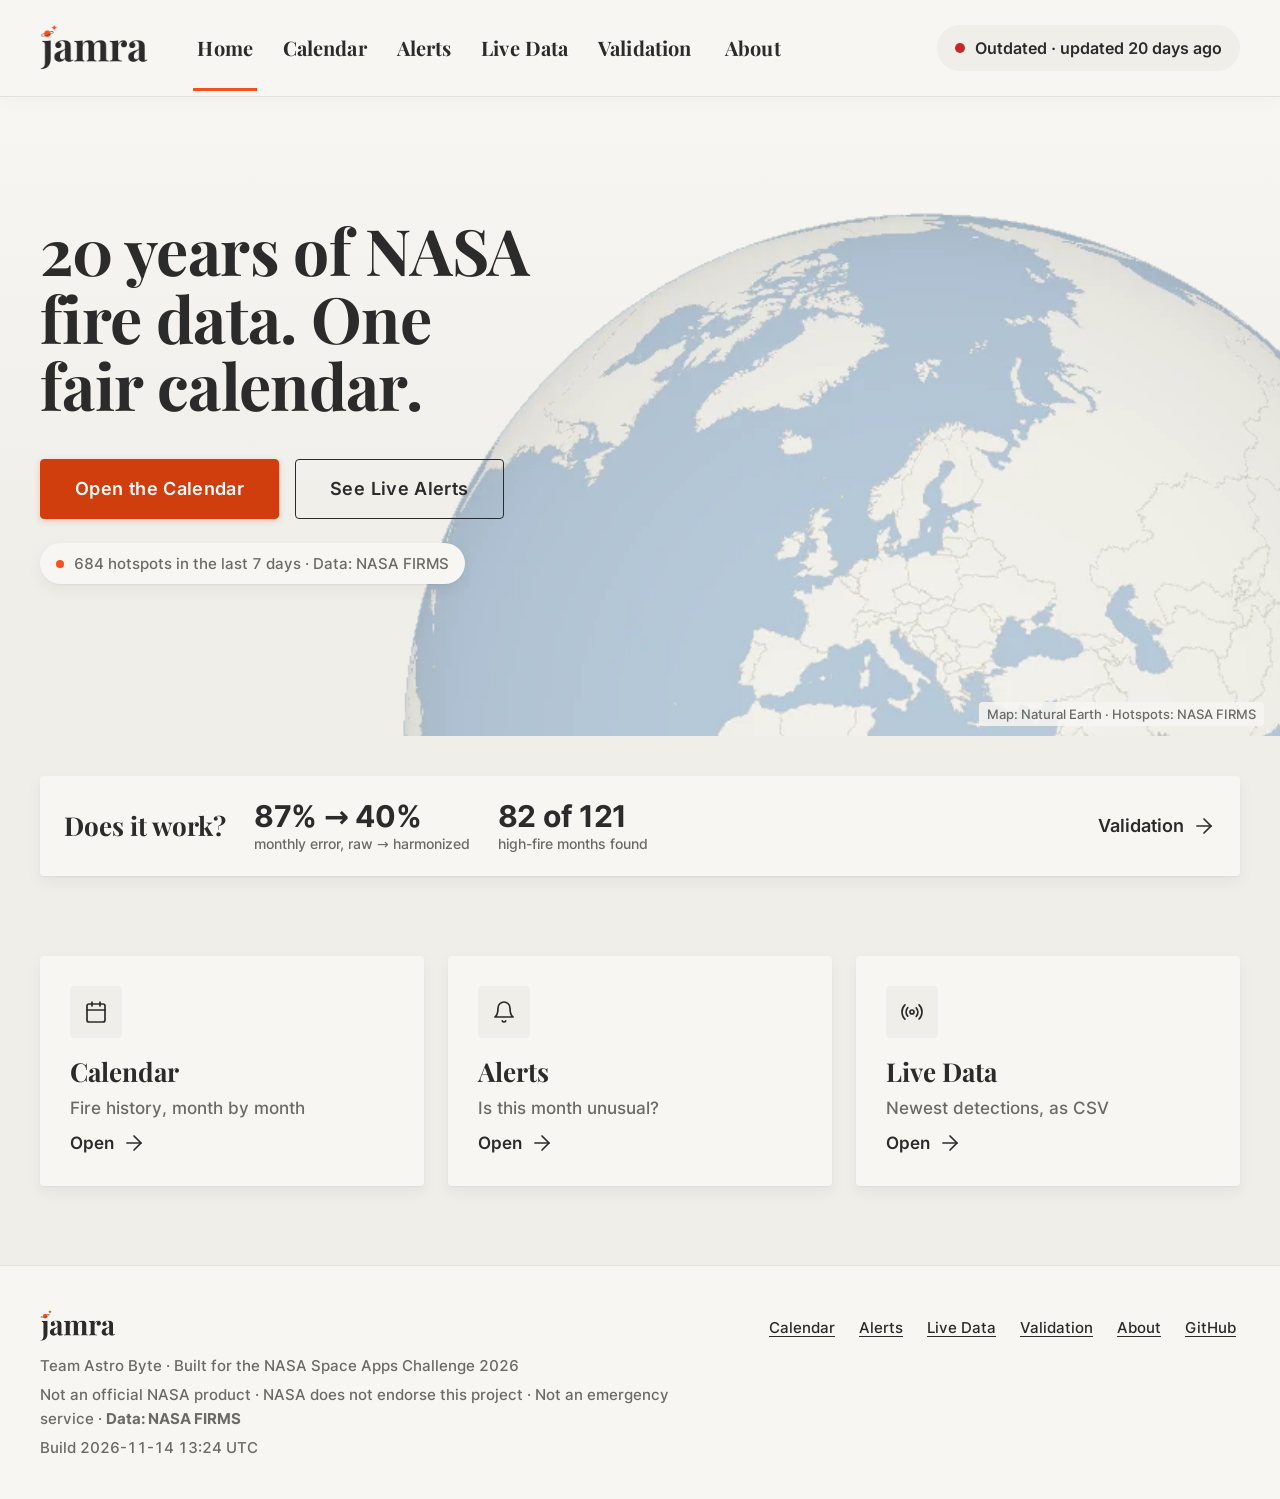
<file: web/public/index.html>
<!doctype html>
<html lang="en">
<head>
<meta charset="utf-8">
<meta name="viewport" content="width=device-width, initial-scale=1">
<title>jamra · 20 years of NASA fire data, one fair calendar</title>
<meta name="description" content="jamra harmonizes 20+ years of NASA MODIS and VIIRS active-fire hotspots into one fair burning activity calendar, with live early warning from NASA FIRMS.">
<meta name="theme-color" content="#F7F6F2">
<meta property="og:title" content="jamra · 20 years of NASA fire data, one fair calendar">
<meta property="og:description" content="NASA MODIS and VIIRS fire data in one fair calendar, with live early warning. Data: NASA FIRMS.">
<meta property="og:image" content="https://ahmedetk.github.io/jamra/icons/og-image.png">
<meta name="twitter:card" content="summary_large_image">
<link rel="preload" href="fonts/playfair-display-latin-700-normal.woff2" as="font" type="font/woff2" crossorigin>
<link rel="preload" href="fonts/inter-latin-600-normal.woff2" as="font" type="font/woff2" crossorigin>
<link rel="preload" as="image" href="img/earth-light.webp" fetchpriority="high">
<script>
// Old links (one-page #hashes, removed pages) open the right page and keep their parameters.
(function () {
  var map = { calendar: 'calendar/', kpis: 'calendar/', area: 'calendar/', problem: 'calendar/', alerts: 'alerts/', live: 'live/',
    how: 'validation/#how', validation: 'validation/', limits: 'validation/#limits', works: 'validation/', credits: 'about/', team: 'about/' };
  var h = (location.hash || '').slice(1), q = location.search;
  if (map[h]) { var t = map[h].split('#'); location.replace(t[0] + q + (t[1] ? '#' + t[1] : '')); return; }
  if (/[?&](month|mode|res|poly|pal|hero)=/.test(q)) location.replace('calendar/' + q);
})();
</script>
<link rel="manifest" href="manifest.webmanifest">
<link rel="icon" href="icons/favicon-32.png" sizes="32x32" type="image/png">
<link rel="icon" href="icons/favicon-16.png" sizes="16x16" type="image/png">
<link rel="apple-touch-icon" href="icons/apple-touch-icon.png">
<link rel="stylesheet" href="css/app.css?v=202611141324">
<script type="importmap">{"imports":{"js/app.js":"js/app.js?v=202611141324","js/calendar.js":"js/calendar.js?v=202611141324","js/charts.js":"js/charts.js?v=202611141324","js/colors.js":"js/colors.js?v=202611141324","js/data.js":"js/data.js?v=202611141324","js/globe3d.js":"js/globe3d.js?v=202611141324","js/live.js":"js/live.js?v=202611141324","js/map.js":"js/map.js?v=202611141324","js/pages.js":"js/pages.js?v=202611141324","js/stats.js":"js/stats.js?v=202611141324","js/summary.js":"js/summary.js?v=202611141324","js/util.js":"js/util.js?v=202611141324"}}</script>
<!-- Generated by scripts/build_pages.py. Code written with the help of an AI coding assistant (Claude Code by Anthropic). -->
</head>
<body data-page="home">
<a class="skip" href="#main">Skip to content</a>
<header class="top">
  <div class="wrap top-in">
    <a class="brand" href="" data-nav aria-label="jamra home"><img src="icons/wordmark-dark.png" width="108" height="44" alt="jamra"></a>
    <nav aria-label="Main" class="nav" id="site-nav">
      <a href="" data-nav aria-current="page">Home</a>
      <a href="calendar/" data-nav>Calendar</a>
      <a href="alerts/" data-nav>Alerts</a>
      <a href="live/" data-nav>Live Data</a>
      <a href="validation/" data-nav>Validation</a>
      <a href="about/" data-nav class="about">About</a>
    </nav>
    <a id="status-badge" class="badge" href="alerts/" data-nav aria-live="polite" title="Live connection to NASA FIRMS">
      <span class="dot"></span><span class="txt">Checking live data…</span>
    </a>
    <button id="menu-btn" class="menu-btn" type="button" aria-expanded="false" aria-controls="site-nav" aria-label="Menu"><svg viewBox="0 0 24 24" aria-hidden="true" fill="none" stroke="currentColor" stroke-width="2" stroke-linecap="round"><path d="M4 7h16M4 12h16M4 17h16"/></svg></button>
  </div>
</header>
<main id="main">

  <section class="hero" id="hero">
    <div class="globe-wrap" id="globe-wrap">
      <img class="globe-still" id="globe-still" src="img/earth-light.webp" width="720" height="720" alt="Globe in the colours of our map, centred on the Mediterranean" fetchpriority="high" decoding="async">
      <canvas id="globe" role="img" aria-label="Globe with recent fire hotspots from NASA FIRMS. Drag to turn it."></canvas>
    </div>
    <div class="wrap hero-in">
      <h1>20 years of NASA fire data. One fair calendar.</h1>
      <div class="cta-row">
        <a class="btn primary big" data-nav href="calendar/">Open the Calendar</a>
        <a class="btn big" data-nav href="alerts/">See Live Alerts</a>
      </div>
      <p class="live-chip" id="live-chip"><span class="dot" aria-hidden="true"></span><span class="txt">Loading live data · Data: NASA FIRMS</span></p>
    </div>
    <p class="img-credit">Map: Natural Earth · Hotspots: NASA FIRMS</p>
  </section>

  <section id="works">
    <div class="wrap">
      <a class="works card" data-nav href="validation/">
        <span class="works-k">Does it work?</span>
        <span class="works-num"><b id="big-err">87% → 40%</b><small>monthly error, raw → harmonized</small></span>
        <span class="works-num"><b id="big-hits">82 of 121</b><small>high-fire months found</small></span>
        <span class="go">Validation <svg class="icon" viewBox="0 0 24 24" aria-hidden="true"><path d="M5 12h14"/><path d="m12 5 7 7-7 7"/></svg></span>
      </a>
    </div>
  </section>

  <section id="tools">
    <div class="wrap tools">
      <a class="tool" data-nav href="calendar/"><span class="ic"><svg class="icon" viewBox="0 0 24 24" aria-hidden="true"><rect width="18" height="18" x="3" y="4" rx="2"/><path d="M16 2v4M8 2v4M3 10h18"/></svg></span><b>Calendar</b><span>Fire history, month by month</span><span class="go">Open <svg class="icon" viewBox="0 0 24 24" aria-hidden="true"><path d="M5 12h14"/><path d="m12 5 7 7-7 7"/></svg></span></a>
      <a class="tool" data-nav href="alerts/"><span class="ic"><svg class="icon" viewBox="0 0 24 24" aria-hidden="true"><path d="M6 8a6 6 0 0 1 12 0c0 7 3 9 3 9H3s3-2 3-9"/><path d="M10.3 21a1.94 1.94 0 0 0 3.4 0"/></svg></span><b>Alerts</b><span>Is this month unusual?</span><span class="go">Open <svg class="icon" viewBox="0 0 24 24" aria-hidden="true"><path d="M5 12h14"/><path d="m12 5 7 7-7 7"/></svg></span></a>
      <a class="tool" data-nav href="live/"><span class="ic"><svg class="icon" viewBox="0 0 24 24" aria-hidden="true"><path d="M4.9 19.1C1 15.2 1 8.8 4.9 4.9"/><path d="M7.8 16.2c-2.3-2.3-2.3-6.1 0-8.5"/><circle cx="12" cy="12" r="2"/><path d="M16.2 7.8c2.3 2.3 2.3 6.1 0 8.5"/><path d="M19.1 4.9C23 8.8 23 15.1 19.1 19"/></svg></span><b>Live Data</b><span>Newest detections, as CSV</span><span class="go">Open <svg class="icon" viewBox="0 0 24 24" aria-hidden="true"><path d="M5 12h14"/><path d="m12 5 7 7-7 7"/></svg></span></a>
    </div>
  </section>
</main>
<div id="tooltip" class="tooltip" role="tooltip" hidden></div>
<div id="term-pop" class="term-pop" role="dialog" aria-modal="false" hidden></div>
<footer class="foot">
  <div class="wrap foot-in">
    <div>
      <a class="brand" href="" data-nav aria-label="jamra home"><img src="icons/wordmark-dark.png" width="78" height="32" alt="jamra" loading="lazy"></a>
      <p>Team Astro Byte · Built for the NASA Space Apps Challenge 2026</p>
      <p>Not an official NASA product · NASA does not endorse this project · Not an emergency service · <b>Data: NASA FIRMS</b></p>
      <p class="build">Build 2026-11-14 13:24 UTC</p>
    </div>
    <ul>
      <li><a href="calendar/" data-nav>Calendar</a></li><li><a href="alerts/" data-nav>Alerts</a></li><li><a href="live/" data-nav>Live Data</a></li>
      <li><a href="validation/" data-nav>Validation</a></li><li><a href="about/" data-nav>About</a></li><li><a href="https://github.com/ahmedetk/jamra">GitHub</a></li>
    </ul>
  </div>
</footer>
<script type="module" src="js/app.js?v=202611141324"></script>
</body>
</html>
</file>
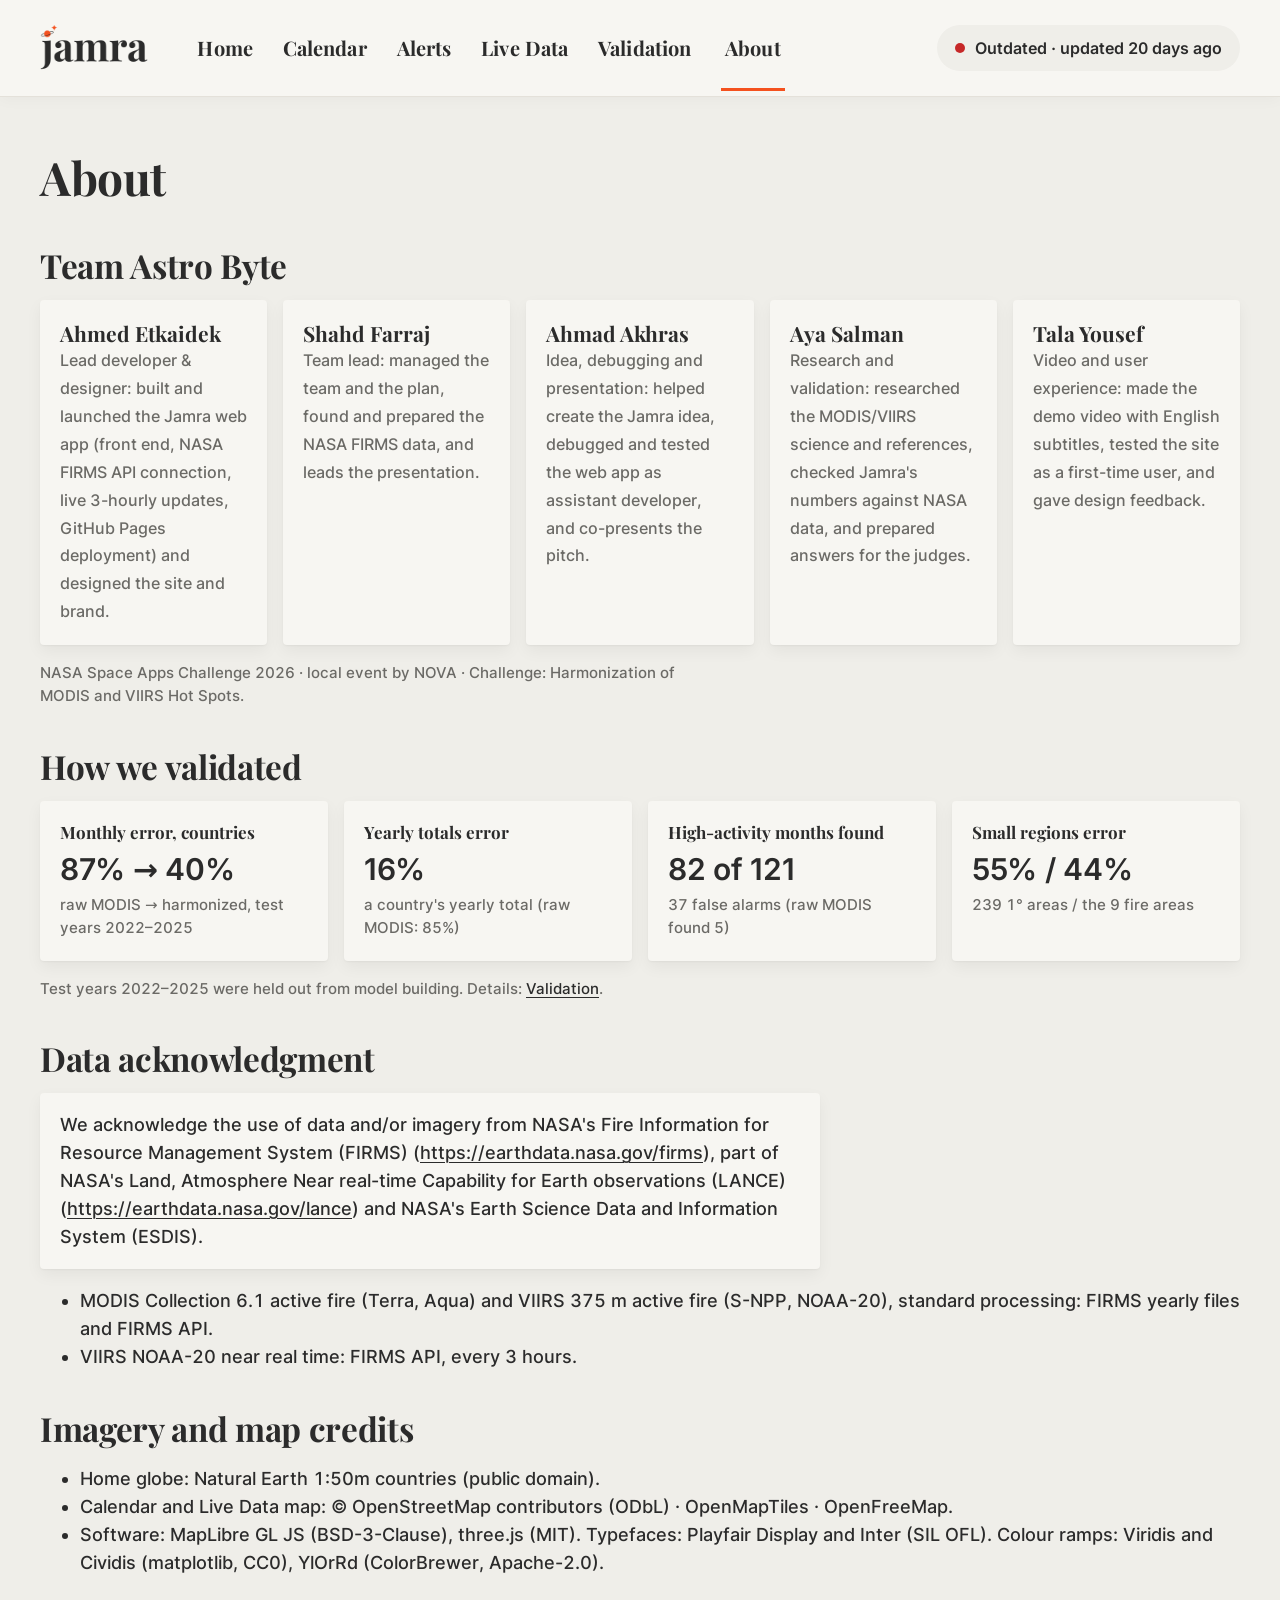
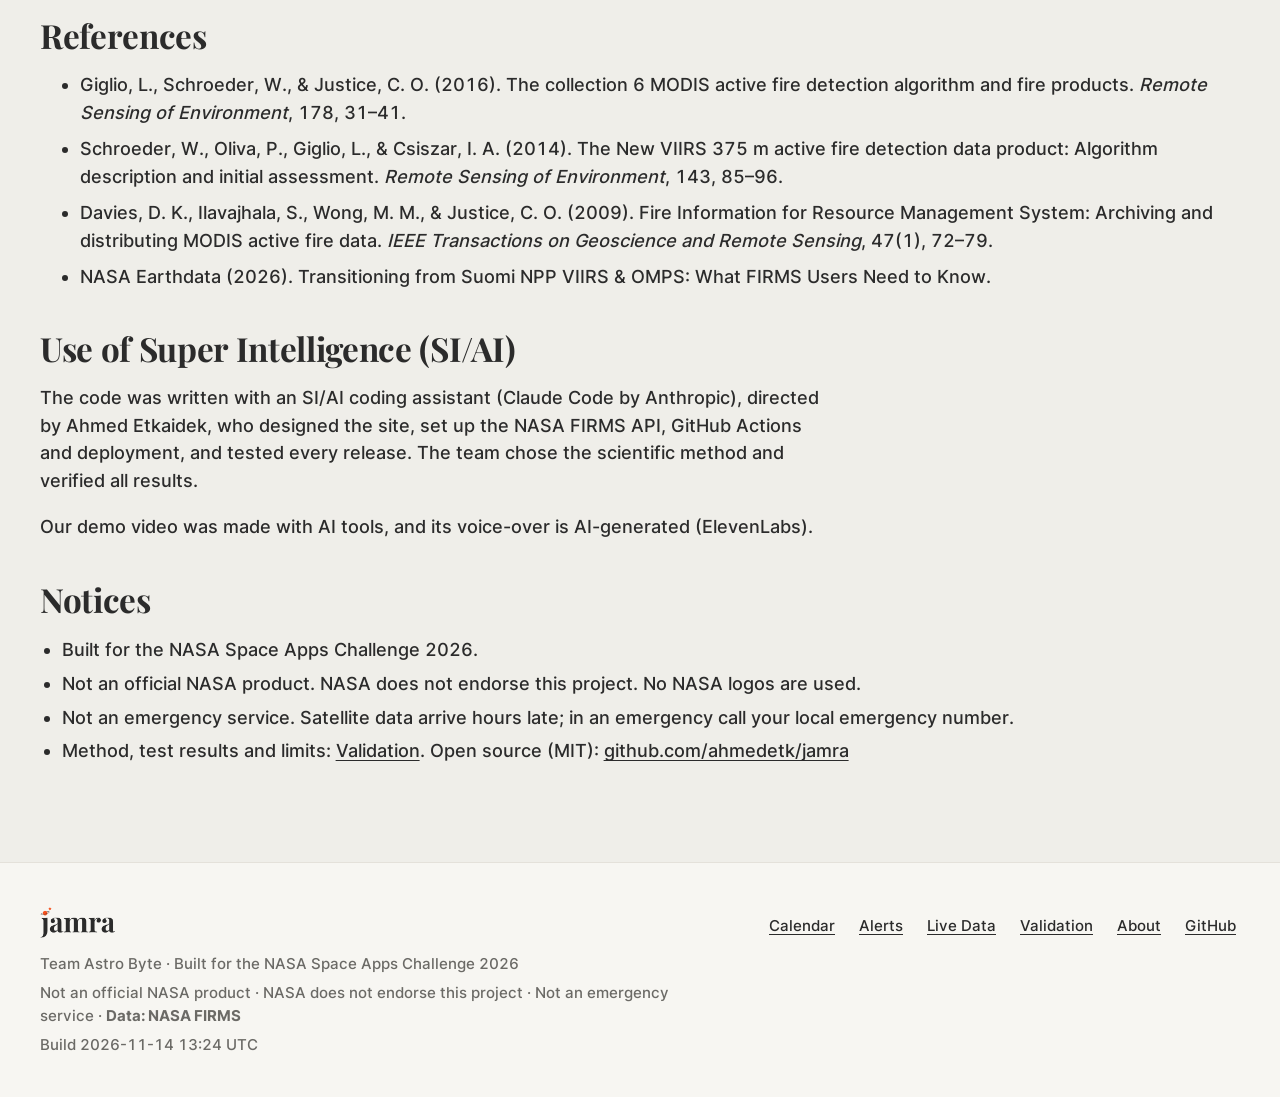
<file: web/public/about/index.html>
<!doctype html>
<html lang="en">
<head>
<meta charset="utf-8">
<meta name="viewport" content="width=device-width, initial-scale=1">
<title>About · jamra</title>
<meta name="description" content="jamra harmonizes 20+ years of NASA MODIS and VIIRS active-fire hotspots into one fair burning activity calendar, with live early warning from NASA FIRMS.">
<meta name="theme-color" content="#F7F6F2">
<meta property="og:title" content="jamra · 20 years of NASA fire data, one fair calendar">
<meta property="og:description" content="NASA MODIS and VIIRS fire data in one fair calendar, with live early warning. Data: NASA FIRMS.">
<meta property="og:image" content="https://ahmedetk.github.io/jamra/icons/og-image.png">
<meta name="twitter:card" content="summary_large_image">
<link rel="preload" href="../fonts/playfair-display-latin-700-normal.woff2" as="font" type="font/woff2" crossorigin>
<link rel="preload" href="../fonts/inter-latin-600-normal.woff2" as="font" type="font/woff2" crossorigin>


<link rel="manifest" href="../manifest.webmanifest">
<link rel="icon" href="../icons/favicon-32.png" sizes="32x32" type="image/png">
<link rel="icon" href="../icons/favicon-16.png" sizes="16x16" type="image/png">
<link rel="apple-touch-icon" href="../icons/apple-touch-icon.png">
<link rel="stylesheet" href="../css/app.css?v=202611141324">
<script type="importmap">{"imports":{"../js/app.js":"../js/app.js?v=202611141324","../js/calendar.js":"../js/calendar.js?v=202611141324","../js/charts.js":"../js/charts.js?v=202611141324","../js/colors.js":"../js/colors.js?v=202611141324","../js/data.js":"../js/data.js?v=202611141324","../js/globe3d.js":"../js/globe3d.js?v=202611141324","../js/live.js":"../js/live.js?v=202611141324","../js/map.js":"../js/map.js?v=202611141324","../js/pages.js":"../js/pages.js?v=202611141324","../js/stats.js":"../js/stats.js?v=202611141324","../js/summary.js":"../js/summary.js?v=202611141324","../js/util.js":"../js/util.js?v=202611141324"}}</script>
<!-- Generated by scripts/build_pages.py. Code written with the help of an AI coding assistant (Claude Code by Anthropic). -->
</head>
<body data-page="about">
<a class="skip" href="#main">Skip to content</a>
<header class="top">
  <div class="wrap top-in">
    <a class="brand" href="../" data-nav aria-label="jamra home"><img src="../icons/wordmark-dark.png" width="108" height="44" alt="jamra"></a>
    <nav aria-label="Main" class="nav" id="site-nav">
      <a href="../" data-nav>Home</a>
      <a href="../calendar/" data-nav>Calendar</a>
      <a href="../alerts/" data-nav>Alerts</a>
      <a href="../live/" data-nav>Live Data</a>
      <a href="../validation/" data-nav>Validation</a>
      <a href="../about/" data-nav class="about" aria-current="page">About</a>
    </nav>
    <a id="status-badge" class="badge" href="../alerts/" data-nav aria-live="polite" title="Live connection to NASA FIRMS">
      <span class="dot"></span><span class="txt">Checking live data…</span>
    </a>
    <button id="menu-btn" class="menu-btn" type="button" aria-expanded="false" aria-controls="site-nav" aria-label="Menu"><svg viewBox="0 0 24 24" aria-hidden="true" fill="none" stroke="currentColor" stroke-width="2" stroke-linecap="round"><path d="M4 7h16M4 12h16M4 17h16"/></svg></button>
  </div>
</header>
<main id="main">
<div class="page-head"><div class="wrap"><h1>About</h1></div></div>

  <section id="about">
    <div class="wrap about">
      <h2>Team Astro Byte</h2>
      <div class="team" id="team-grid"><div class="member"><b>Ahmed Etkaidek</b><span>Lead developer & designer: built and launched the Jamra web app (front end, NASA FIRMS API connection, live 3-hourly updates, GitHub Pages deployment) and designed the site and brand.</span></div><div class="member"><b>Shahd Farraj</b><span>Team lead: managed the team and the plan, found and prepared the NASA FIRMS data, and leads the presentation.</span></div><div class="member"><b>Ahmad Akhras</b><span>Idea, debugging and presentation: helped create the Jamra idea, debugged and tested the web app as assistant developer, and co-presents the pitch.</span></div><div class="member"><b>Aya Salman</b><span>Research and validation: researched the MODIS/VIIRS science and references, checked Jamra's numbers against NASA data, and prepared answers for the judges.</span></div><div class="member"><b>Tala Yousef</b><span>Video and user experience: made the demo video with English subtitles, tested the site as a first-time user, and gave design feedback.</span></div></div>
      <p class="fine">NASA Space Apps Challenge 2026 · local event by NOVA · Challenge: Harmonization of MODIS and VIIRS Hot Spots.</p>

      <h2>How we validated</h2>
      <div class="kpi-grid" id="about-val"></div>
      <p class="fine">Test years 2022–2025 were held out from model building. Details: <a data-nav href="../validation/">Validation</a>.</p>

      <h2>Data acknowledgment</h2>
      <p class="ack">We acknowledge the use of data and/or imagery from NASA's Fire Information for Resource Management System (FIRMS) (<a href="https://earthdata.nasa.gov/firms">https://earthdata.nasa.gov/firms</a>), part of NASA's Land, Atmosphere Near real-time Capability for Earth observations (LANCE) (<a href="https://earthdata.nasa.gov/lance">https://earthdata.nasa.gov/lance</a>) and NASA's Earth Science Data and Information System (ESDIS).</p>
      <ul>
        <li>MODIS Collection 6.1 active fire (Terra, Aqua) and VIIRS 375 m active fire (S-NPP, NOAA-20), standard processing: FIRMS yearly files and FIRMS API.</li>
        <li>VIIRS NOAA-20 near real time: FIRMS API, every 3 hours.</li>
      </ul>

      <h2>Imagery and map credits</h2>
      <ul>
        <li>Home globe: Natural Earth 1:50m countries (public domain).</li>
        <li>Calendar and Live Data map: © OpenStreetMap contributors (ODbL) · OpenMapTiles · OpenFreeMap.</li>
        <li>Software: MapLibre GL JS (BSD-3-Clause), three.js (MIT). Typefaces: Playfair Display and Inter (SIL OFL). Colour ramps: Viridis and Cividis (matplotlib, CC0), YlOrRd (ColorBrewer, Apache-2.0).</li>
      </ul>

      <h2>References</h2>
      <ul class="refs">
        <li>Giglio, L., Schroeder, W., &amp; Justice, C. O. (2016). The collection 6 MODIS active fire detection algorithm and fire products. <em>Remote Sensing of Environment</em>, 178, 31–41.</li>
        <li>Schroeder, W., Oliva, P., Giglio, L., &amp; Csiszar, I. A. (2014). The New VIIRS 375 m active fire detection data product: Algorithm description and initial assessment. <em>Remote Sensing of Environment</em>, 143, 85–96.</li>
        <li>Davies, D. K., Ilavajhala, S., Wong, M. M., &amp; Justice, C. O. (2009). Fire Information for Resource Management System: Archiving and distributing MODIS active fire data. <em>IEEE Transactions on Geoscience and Remote Sensing</em>, 47(1), 72–79.</li>
        <li>NASA Earthdata (2026). Transitioning from Suomi NPP VIIRS &amp; OMPS: What FIRMS Users Need to Know.</li>
      </ul>

      <h2>Use of Super Intelligence (SI/AI)</h2>
      <p>The code was written with an SI/AI coding assistant (Claude Code by Anthropic), directed by Ahmed Etkaidek, who designed the site, set up the NASA FIRMS API, GitHub Actions and deployment, and tested every release. The team chose the scientific method and verified all results.</p>
      <p>Our demo video was made with AI tools, and its voice-over is AI-generated (ElevenLabs).</p>

      <h2>Notices</h2>
      <ul class="notice-list">
        <li>Built for the NASA Space Apps Challenge 2026.</li>
        <li>Not an official NASA product. NASA does not endorse this project. No NASA logos are used.</li>
        <li>Not an emergency service. Satellite data arrive hours late; in an emergency call your local emergency number.</li>
        <li>Method, test results and limits: <a data-nav href="../validation/">Validation</a>. Open source (MIT): <a id="repo-link" href="https://github.com/ahmedetk/jamra">github.com/ahmedetk/jamra</a></li>
      </ul>
    </div>
  </section>
</main>
<div id="tooltip" class="tooltip" role="tooltip" hidden></div>
<div id="term-pop" class="term-pop" role="dialog" aria-modal="false" hidden></div>
<footer class="foot">
  <div class="wrap foot-in">
    <div>
      <a class="brand" href="../" data-nav aria-label="jamra home"><img src="../icons/wordmark-dark.png" width="78" height="32" alt="jamra" loading="lazy"></a>
      <p>Team Astro Byte · Built for the NASA Space Apps Challenge 2026</p>
      <p>Not an official NASA product · NASA does not endorse this project · Not an emergency service · <b>Data: NASA FIRMS</b></p>
      <p class="build">Build 2026-11-14 13:24 UTC</p>
    </div>
    <ul>
      <li><a href="../calendar/" data-nav>Calendar</a></li><li><a href="../alerts/" data-nav>Alerts</a></li><li><a href="../live/" data-nav>Live Data</a></li>
      <li><a href="../validation/" data-nav>Validation</a></li><li><a href="../about/" data-nav>About</a></li><li><a href="https://github.com/ahmedetk/jamra">GitHub</a></li>
    </ul>
  </div>
</footer>
<script type="module" src="../js/app.js?v=202611141324"></script>
</body>
</html>
</file>
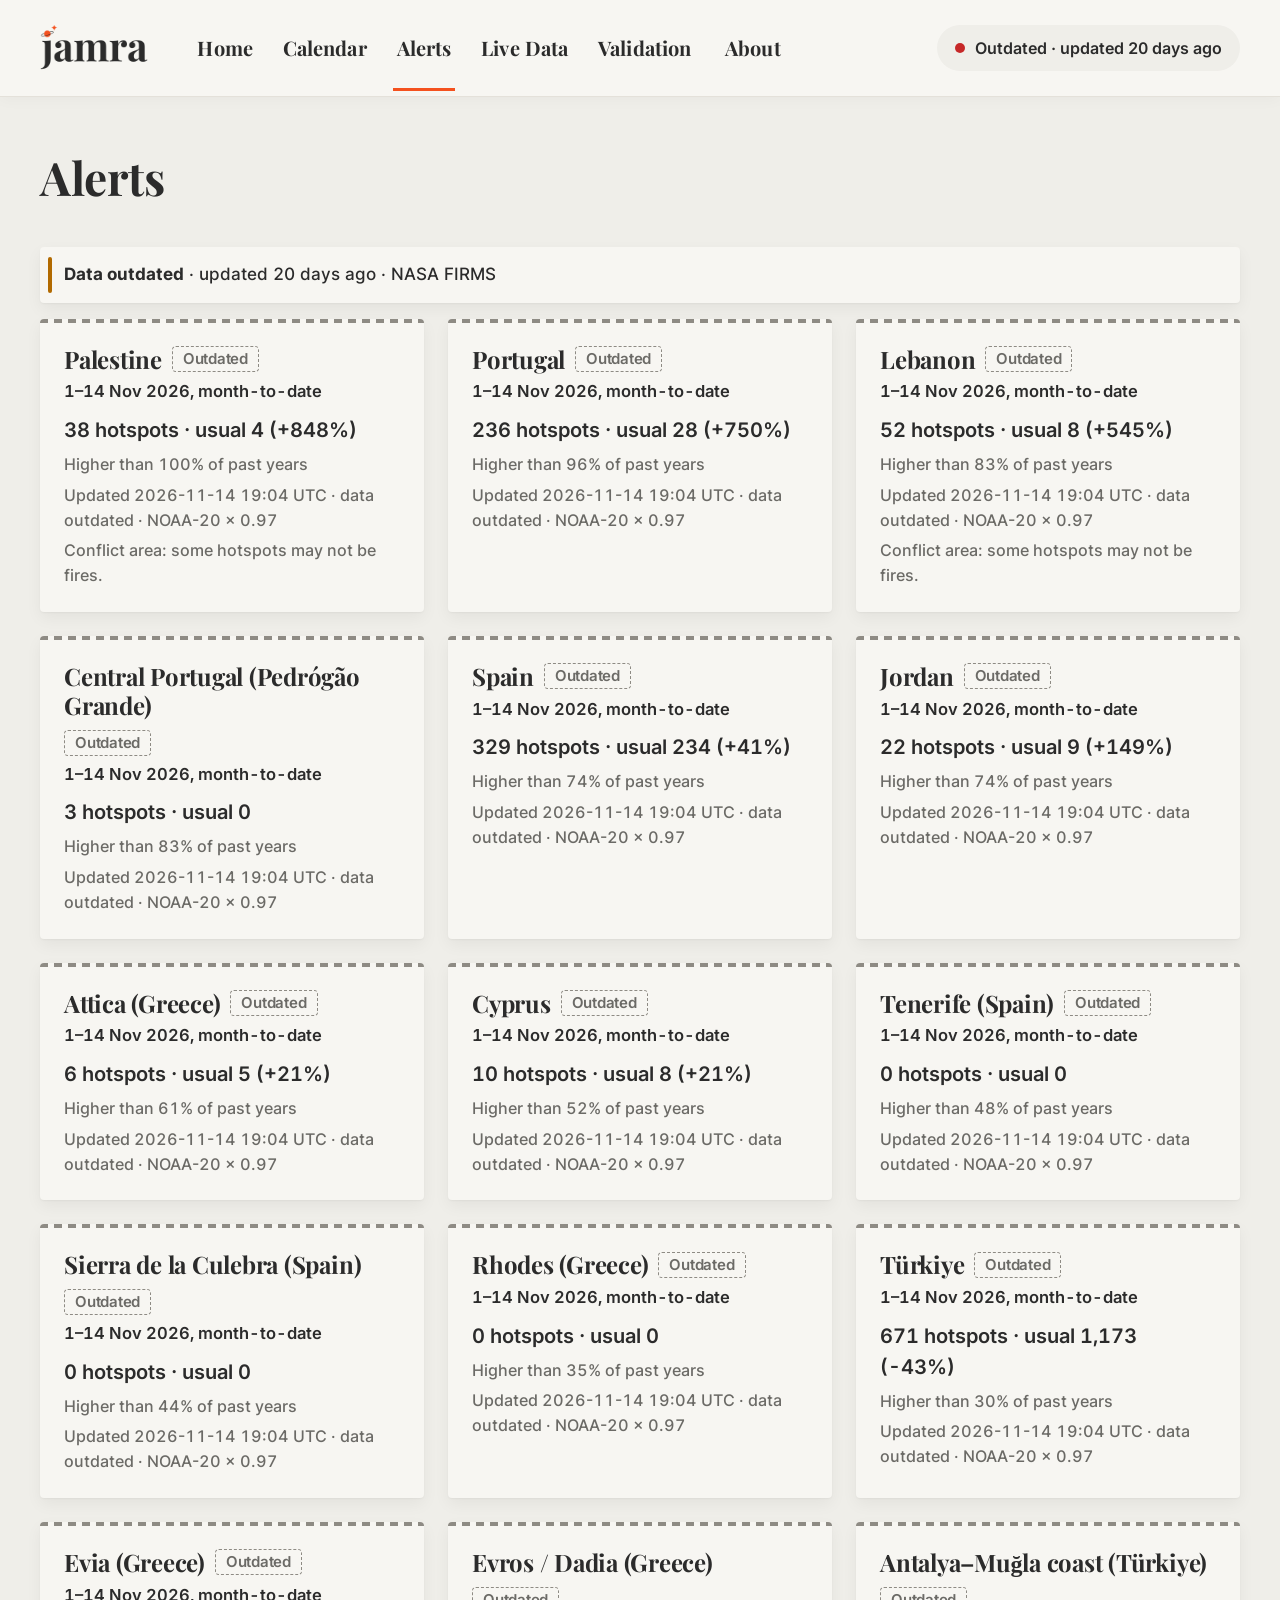
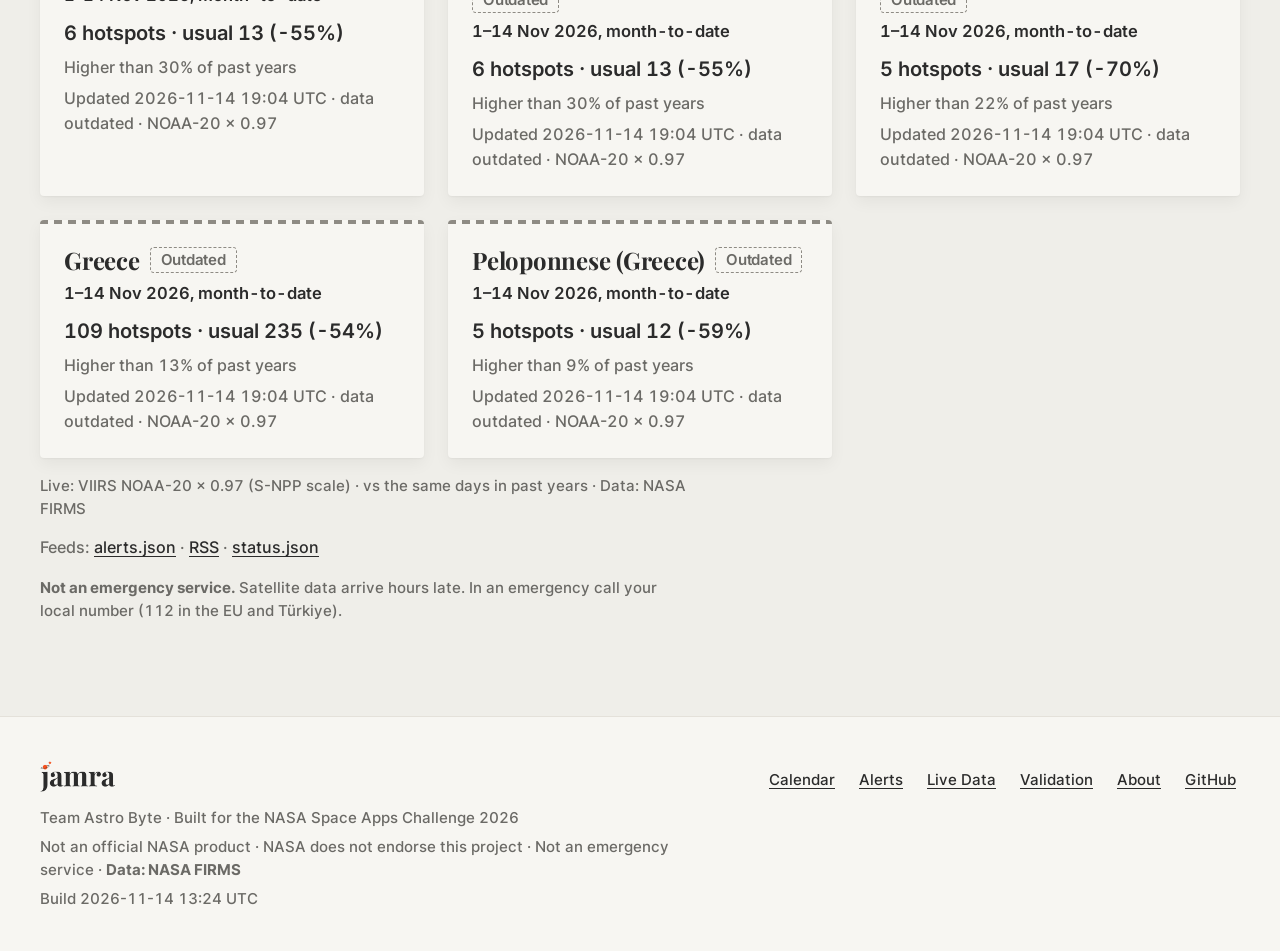
<file: web/public/alerts/index.html>
<!doctype html>
<html lang="en">
<head>
<meta charset="utf-8">
<meta name="viewport" content="width=device-width, initial-scale=1">
<title>Alerts · jamra</title>
<meta name="description" content="jamra harmonizes 20+ years of NASA MODIS and VIIRS active-fire hotspots into one fair burning activity calendar, with live early warning from NASA FIRMS.">
<meta name="theme-color" content="#F7F6F2">
<meta property="og:title" content="jamra · 20 years of NASA fire data, one fair calendar">
<meta property="og:description" content="NASA MODIS and VIIRS fire data in one fair calendar, with live early warning. Data: NASA FIRMS.">
<meta property="og:image" content="https://ahmedetk.github.io/jamra/icons/og-image.png">
<meta name="twitter:card" content="summary_large_image">
<link rel="preload" href="../fonts/playfair-display-latin-700-normal.woff2" as="font" type="font/woff2" crossorigin>
<link rel="preload" href="../fonts/inter-latin-600-normal.woff2" as="font" type="font/woff2" crossorigin>


<link rel="manifest" href="../manifest.webmanifest">
<link rel="icon" href="../icons/favicon-32.png" sizes="32x32" type="image/png">
<link rel="icon" href="../icons/favicon-16.png" sizes="16x16" type="image/png">
<link rel="apple-touch-icon" href="../icons/apple-touch-icon.png">
<link rel="stylesheet" href="../css/app.css?v=202611141324">
<script type="importmap">{"imports":{"../js/app.js":"../js/app.js?v=202611141324","../js/calendar.js":"../js/calendar.js?v=202611141324","../js/charts.js":"../js/charts.js?v=202611141324","../js/colors.js":"../js/colors.js?v=202611141324","../js/data.js":"../js/data.js?v=202611141324","../js/globe3d.js":"../js/globe3d.js?v=202611141324","../js/live.js":"../js/live.js?v=202611141324","../js/map.js":"../js/map.js?v=202611141324","../js/pages.js":"../js/pages.js?v=202611141324","../js/stats.js":"../js/stats.js?v=202611141324","../js/summary.js":"../js/summary.js?v=202611141324","../js/util.js":"../js/util.js?v=202611141324"}}</script>
<!-- Generated by scripts/build_pages.py. Code written with the help of an AI coding assistant (Claude Code by Anthropic). -->
</head>
<body data-page="alerts">
<a class="skip" href="#main">Skip to content</a>
<header class="top">
  <div class="wrap top-in">
    <a class="brand" href="../" data-nav aria-label="jamra home"><img src="../icons/wordmark-dark.png" width="108" height="44" alt="jamra"></a>
    <nav aria-label="Main" class="nav" id="site-nav">
      <a href="../" data-nav>Home</a>
      <a href="../calendar/" data-nav>Calendar</a>
      <a href="../alerts/" data-nav aria-current="page">Alerts</a>
      <a href="../live/" data-nav>Live Data</a>
      <a href="../validation/" data-nav>Validation</a>
      <a href="../about/" data-nav class="about">About</a>
    </nav>
    <a id="status-badge" class="badge" href="../alerts/" data-nav aria-live="polite" title="Live connection to NASA FIRMS">
      <span class="dot"></span><span class="txt">Checking live data…</span>
    </a>
    <button id="menu-btn" class="menu-btn" type="button" aria-expanded="false" aria-controls="site-nav" aria-label="Menu"><svg viewBox="0 0 24 24" aria-hidden="true" fill="none" stroke="currentColor" stroke-width="2" stroke-linecap="round"><path d="M4 7h16M4 12h16M4 17h16"/></svg></button>
  </div>
</header>
<main id="main">
<div class="page-head"><div class="wrap"><h1>Alerts</h1></div></div>

  <section id="alerts">
    <div class="wrap">
      <div id="data-status" class="status-panel" aria-live="polite"><div class="st"><b>Checking live data</b> · reading the newest NASA FIRMS update and its time (UTC) · one moment</div></div>
      <div id="alert-list" class="alert-list"></div>
      <p class="fine" id="scale-note">Live: VIIRS NOAA-20 × <span data-k-jn>0.97</span> (S-NPP scale) · vs the same days in past years · Data: NASA FIRMS</p>
      <p class="feeds">Feeds: <a href="../data/live/alerts.json">alerts.json</a> · <a href="../data/live/alerts.xml">RSS</a> · <a href="../data/live/status.json">status.json</a></p>
      <p class="fine"><b>Not an emergency service.</b> Satellite data arrive hours late. In an emergency call your local number (112 in the EU and Türkiye).</p>
    </div>
  </section>
</main>
<div id="tooltip" class="tooltip" role="tooltip" hidden></div>
<div id="term-pop" class="term-pop" role="dialog" aria-modal="false" hidden></div>
<footer class="foot">
  <div class="wrap foot-in">
    <div>
      <a class="brand" href="../" data-nav aria-label="jamra home"><img src="../icons/wordmark-dark.png" width="78" height="32" alt="jamra" loading="lazy"></a>
      <p>Team Astro Byte · Built for the NASA Space Apps Challenge 2026</p>
      <p>Not an official NASA product · NASA does not endorse this project · Not an emergency service · <b>Data: NASA FIRMS</b></p>
      <p class="build">Build 2026-11-14 13:24 UTC</p>
    </div>
    <ul>
      <li><a href="../calendar/" data-nav>Calendar</a></li><li><a href="../alerts/" data-nav>Alerts</a></li><li><a href="../live/" data-nav>Live Data</a></li>
      <li><a href="../validation/" data-nav>Validation</a></li><li><a href="../about/" data-nav>About</a></li><li><a href="https://github.com/ahmedetk/jamra">GitHub</a></li>
    </ul>
  </div>
</footer>
<script type="module" src="../js/app.js?v=202611141324"></script>
</body>
</html>
</file>
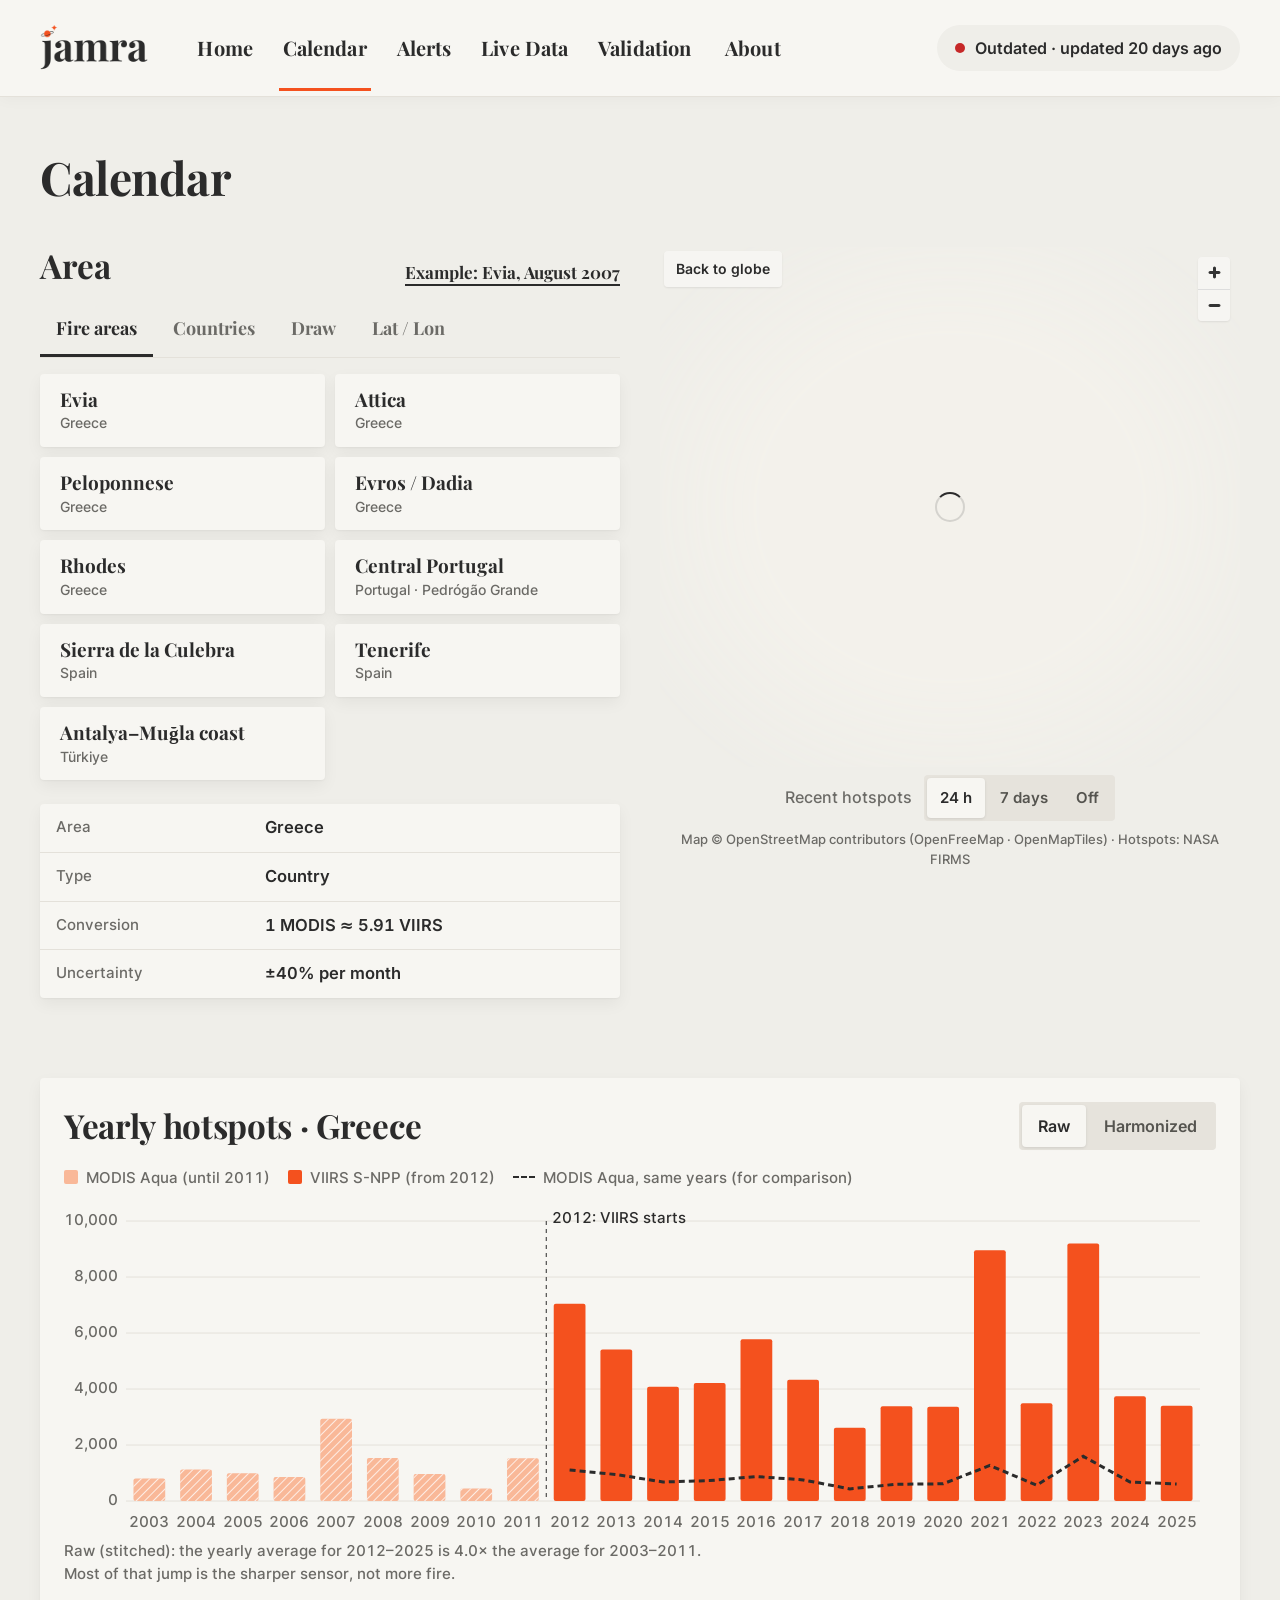
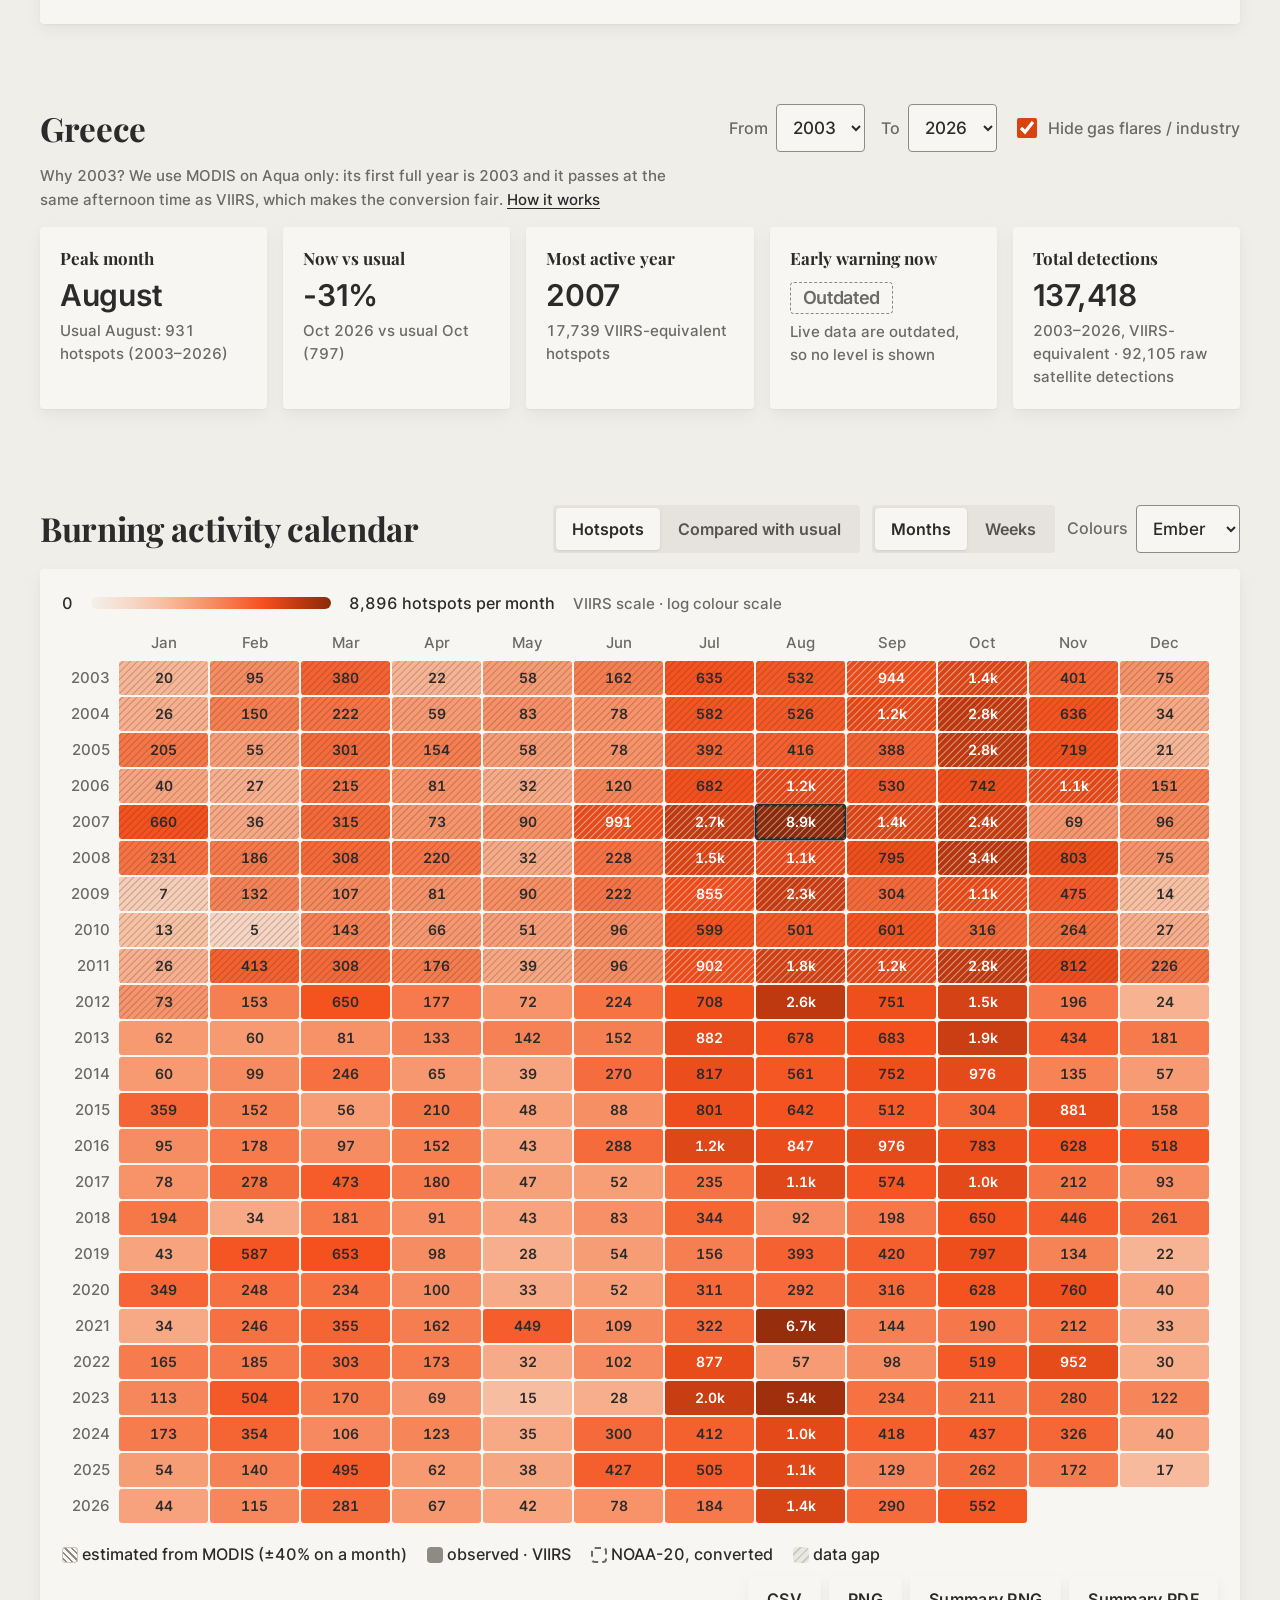
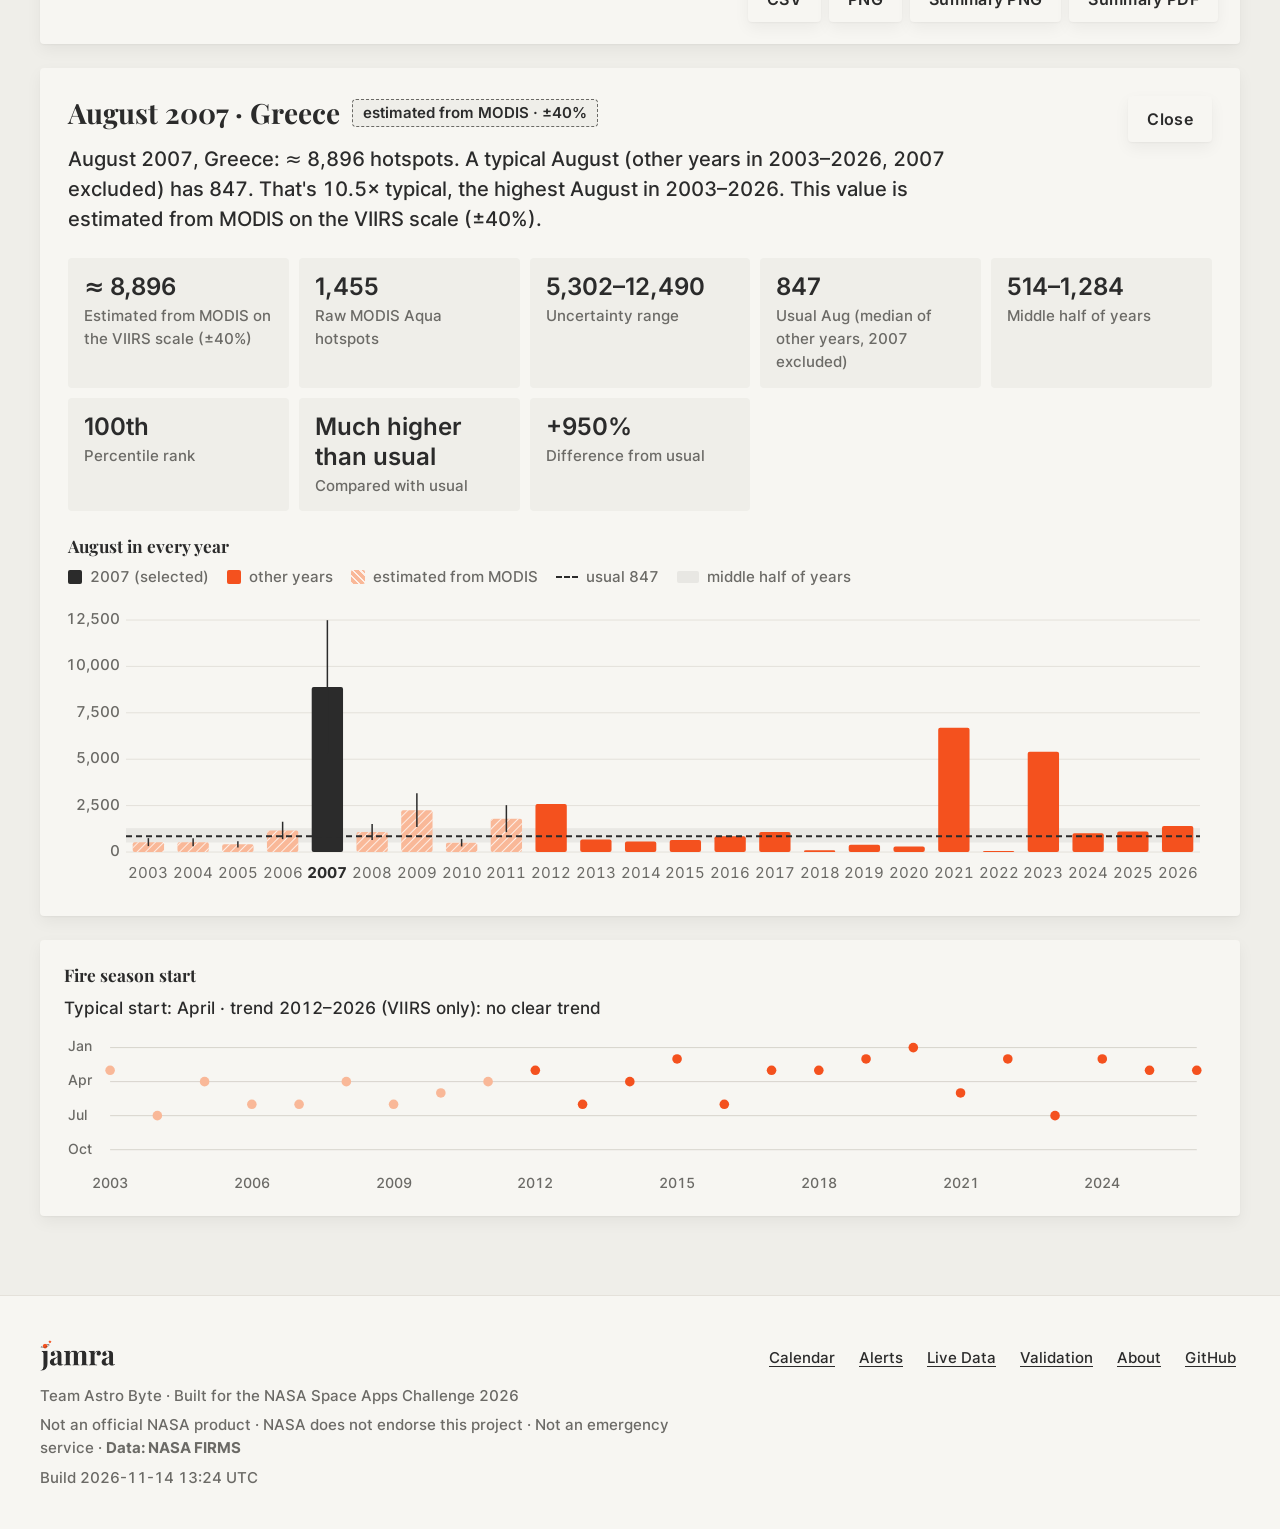
<file: web/public/calendar/index.html>
<!doctype html>
<html lang="en">
<head>
<meta charset="utf-8">
<meta name="viewport" content="width=device-width, initial-scale=1">
<title>Calendar · jamra</title>
<meta name="description" content="jamra harmonizes 20+ years of NASA MODIS and VIIRS active-fire hotspots into one fair burning activity calendar, with live early warning from NASA FIRMS.">
<meta name="theme-color" content="#F7F6F2">
<meta property="og:title" content="jamra · 20 years of NASA fire data, one fair calendar">
<meta property="og:description" content="NASA MODIS and VIIRS fire data in one fair calendar, with live early warning. Data: NASA FIRMS.">
<meta property="og:image" content="https://ahmedetk.github.io/jamra/icons/og-image.png">
<meta name="twitter:card" content="summary_large_image">
<link rel="preload" href="../fonts/playfair-display-latin-700-normal.woff2" as="font" type="font/woff2" crossorigin>
<link rel="preload" href="../fonts/inter-latin-600-normal.woff2" as="font" type="font/woff2" crossorigin>


<link rel="manifest" href="../manifest.webmanifest">
<link rel="icon" href="../icons/favicon-32.png" sizes="32x32" type="image/png">
<link rel="icon" href="../icons/favicon-16.png" sizes="16x16" type="image/png">
<link rel="apple-touch-icon" href="../icons/apple-touch-icon.png">
<link rel="stylesheet" href="../css/app.css?v=202611141324">
<script type="importmap">{"imports":{"../js/app.js":"../js/app.js?v=202611141324","../js/calendar.js":"../js/calendar.js?v=202611141324","../js/charts.js":"../js/charts.js?v=202611141324","../js/colors.js":"../js/colors.js?v=202611141324","../js/data.js":"../js/data.js?v=202611141324","../js/globe3d.js":"../js/globe3d.js?v=202611141324","../js/live.js":"../js/live.js?v=202611141324","../js/map.js":"../js/map.js?v=202611141324","../js/pages.js":"../js/pages.js?v=202611141324","../js/stats.js":"../js/stats.js?v=202611141324","../js/summary.js":"../js/summary.js?v=202611141324","../js/util.js":"../js/util.js?v=202611141324"}}</script>
<!-- Generated by scripts/build_pages.py. Code written with the help of an AI coding assistant (Claude Code by Anthropic). -->
</head>
<body data-page="calendar">
<a class="skip" href="#main">Skip to content</a>
<header class="top">
  <div class="wrap top-in">
    <a class="brand" href="../" data-nav aria-label="jamra home"><img src="../icons/wordmark-dark.png" width="108" height="44" alt="jamra"></a>
    <nav aria-label="Main" class="nav" id="site-nav">
      <a href="../" data-nav>Home</a>
      <a href="../calendar/" data-nav aria-current="page">Calendar</a>
      <a href="../alerts/" data-nav>Alerts</a>
      <a href="../live/" data-nav>Live Data</a>
      <a href="../validation/" data-nav>Validation</a>
      <a href="../about/" data-nav class="about">About</a>
    </nav>
    <a id="status-badge" class="badge" href="../alerts/" data-nav aria-live="polite" title="Live connection to NASA FIRMS">
      <span class="dot"></span><span class="txt">Checking live data…</span>
    </a>
    <button id="menu-btn" class="menu-btn" type="button" aria-expanded="false" aria-controls="site-nav" aria-label="Menu"><svg viewBox="0 0 24 24" aria-hidden="true" fill="none" stroke="currentColor" stroke-width="2" stroke-linecap="round"><path d="M4 7h16M4 12h16M4 17h16"/></svg></button>
  </div>
</header>
<main id="main">
<div class="page-head"><div class="wrap"><h1>Calendar</h1></div></div>

  <section id="area">
    <div class="wrap grid-2">
      <div>
        <div class="area-head"><h2>Area</h2><a class="example-link" id="evia-btn" href="../calendar/?area=evia&amp;from=2003&amp;to=2025&amp;month=2007-08&amp;mode=abs&amp;detail=1">Example: Evia, August 2007</a></div>
        <div class="tabs" role="tablist" aria-label="Choose an area">
          <button role="tab" id="tab-preset" aria-controls="pane-preset" aria-selected="true" class="tab">Fire areas</button>
          <button role="tab" id="tab-country" aria-controls="pane-country" aria-selected="false" class="tab" tabindex="-1">Countries</button>
          <button role="tab" id="tab-draw" aria-controls="pane-draw" aria-selected="false" class="tab" tabindex="-1">Draw</button>
          <button role="tab" id="tab-coords" aria-controls="pane-coords" aria-selected="false" class="tab" tabindex="-1">Lat / Lon</button>
        </div>
        <div id="pane-preset" role="tabpanel" aria-labelledby="tab-preset" class="pane"><div id="preset-list" class="chips"><button type="button" class="chip" data-area="evia" aria-pressed="false">Evia<small>Greece</small></button><button type="button" class="chip" data-area="attica" aria-pressed="false">Attica<small>Greece</small></button><button type="button" class="chip" data-area="peloponnese" aria-pressed="false">Peloponnese<small>Greece</small></button><button type="button" class="chip" data-area="evros" aria-pressed="false">Evros / Dadia<small>Greece</small></button><button type="button" class="chip" data-area="rhodes" aria-pressed="false">Rhodes<small>Greece</small></button><button type="button" class="chip" data-area="central_portugal" aria-pressed="false">Central Portugal<small>Portugal · Pedrógão Grande</small></button><button type="button" class="chip" data-area="culebra" aria-pressed="false">Sierra de la Culebra<small>Spain</small></button><button type="button" class="chip" data-area="tenerife" aria-pressed="false">Tenerife<small>Spain</small></button><button type="button" class="chip" data-area="antalya_mugla" aria-pressed="false">Antalya–Muğla coast<small>Türkiye</small></button></div></div>
        <div id="pane-country" role="tabpanel" aria-labelledby="tab-country" class="pane" hidden><div id="country-list" class="chips"><button type="button" class="chip" data-area="portugal" aria-pressed="false">Portugal<small>Country</small></button><button type="button" class="chip" data-area="spain" aria-pressed="false">Spain<small>Country</small></button><button type="button" class="chip" data-area="greece" aria-pressed="false">Greece<small>Country</small></button><button type="button" class="chip" data-area="turkiye" aria-pressed="false">Türkiye<small>Country</small></button><button type="button" class="chip" data-area="cyprus" aria-pressed="false">Cyprus<small>Country</small></button><button type="button" class="chip" data-area="lebanon" aria-pressed="false">Lebanon<small>Country</small></button><button type="button" class="chip" data-area="jordan" aria-pressed="false">Jordan<small>Country</small></button><button type="button" class="chip" data-area="palestine" aria-pressed="false">Palestine<small>Country</small></button></div></div>
        <div id="pane-draw" role="tabpanel" aria-labelledby="tab-draw" class="pane" hidden>
          <div class="row">
            <button type="button" class="btn" id="draw-polygon">Draw polygon</button>
            <button type="button" class="btn" id="draw-circle">Draw circle</button>
            <button type="button" class="btn ghost" id="draw-clear">Clear</button>
          </div>
        </div>
        <div id="pane-coords" role="tabpanel" aria-labelledby="tab-coords" class="pane" hidden>
          <form id="coords-form" class="form" novalidate>
            <fieldset><legend>Point and radius</legend>
              <label>Latitude <input name="lat" type="number" step="any" min="-90" max="90" placeholder="38.60" inputmode="decimal"></label>
              <label>Longitude <input name="lon" type="number" step="any" min="-180" max="180" placeholder="23.60" inputmode="decimal"></label>
              <label>Radius (km) <input name="r" type="number" step="1" min="1" max="300" value="25" inputmode="numeric"></label>
            </fieldset>
            <p class="or">or a box</p>
            <fieldset><legend>Bounding box</legend>
              <label>West <input name="w" type="number" step="any" placeholder="22.8"></label>
              <label>South <input name="s" type="number" step="any" placeholder="37.9"></label>
              <label>East <input name="e" type="number" step="any" placeholder="24.6"></label>
              <label>North <input name="n" type="number" step="any" placeholder="39.0"></label>
            </fieldset>
            <button class="btn primary" type="submit">Use this area</button>
            <p id="coords-msg" class="msg" role="status"></p>
          </form>
        </div>
        <div id="area-info" class="area-info" aria-live="polite"><table class="info-table"><tbody><tr><th scope="row">Area</th><td>Loading…</td></tr><tr><th scope="row">Type</th><td>Fire area or country</td></tr><tr><th scope="row">Conversion</th><td>1 MODIS ≈ … VIIRS</td></tr><tr><th scope="row">Uncertainty</th><td>±…% per month</td></tr></tbody></table></div>
      </div>
      <div>
        <div class="map-wrap">
          <div id="map" class="map" role="region" aria-label="Map of the selected area and recent hotspots"><div class="map-loader" id="map-loader"></div></div>
          <button type="button" class="globe-btn" id="globe-btn">Back to globe</button>
          <div class="map-tools">
            <span>Recent hotspots</span>
            <div class="seg small" role="group" aria-label="Recent hotspot period">
              <button type="button" class="seg-btn" data-livewin="1" aria-pressed="true">24 h</button>
              <button type="button" class="seg-btn" data-livewin="7" aria-pressed="false">7 days</button>
              <button type="button" class="seg-btn" data-livewin="0" aria-pressed="false">Off</button>
            </div>
          </div>
          <p class="map-note">Map © OpenStreetMap contributors (OpenFreeMap · OpenMapTiles) · Hotspots: NASA FIRMS</p>
        </div>
      </div>
    </div>
  </section>
  <section id="yearly" class="band">
    <div class="wrap">
      <div class="card">
        <div class="chart-head">
          <h2 id="hero-title">Yearly hotspots</h2>
          <div class="seg" role="group" aria-label="Record type">
            <button type="button" class="seg-btn" data-hero="raw" aria-pressed="true">Raw</button>
            <button type="button" class="seg-btn" data-hero="harm" aria-pressed="false">Harmonized</button>
          </div>
        </div>
        <div id="hero-chart" class="chart" role="img" aria-label="Yearly hotspot chart"></div>
        <p id="hero-caption" class="caption"></p>
      </div>
    </div>
  </section>
  <section id="kpis">
    <div class="wrap">
      <div class="range-row">
        <h2 id="area-title">Selected area</h2>
        <div class="range">
          <label>From <select id="from-year"></select></label>
          <label>To <select id="to-year"></select></label>
          <label class="check"><input type="checkbox" id="static-filter" checked> Hide gas flares / industry</label>
        </div>
      </div>
      <p class="fine start-note">Why 2003? We use MODIS on Aqua only: its first full year is 2003 and it passes at the same afternoon time as VIIRS, which makes the conversion fair. <a data-nav href="../validation/#how">How it works</a></p>
      <div class="kpi-grid" id="kpi-grid"><div class="kpi"></div><div class="kpi"></div><div class="kpi"></div><div class="kpi"></div><div class="kpi"></div></div>
    </div>
  </section>
  <section id="calendar" class="band">
    <div class="wrap">
      <div class="cal-head">
        <h2>Burning activity calendar</h2>
        <div class="cal-controls">
          <div class="seg" role="group" aria-label="Calendar mode">
            <button type="button" class="seg-btn" data-mode="abs" aria-pressed="true">Hotspots</button>
            <button type="button" class="seg-btn" data-mode="anomaly" aria-pressed="false">Compared with usual</button>
          </div>
          <div class="seg" role="group" aria-label="Time resolution">
            <button type="button" class="seg-btn" data-res="month" aria-pressed="true">Months</button>
            <button type="button" class="seg-btn" data-res="week" aria-pressed="false">Weeks</button>
          </div>
          <label class="pal">Colours <select id="palette">
            <option value="ember">Ember</option><option value="viridis">Viridis</option><option value="cividis">Cividis</option><option value="ylorrd">YlOrRd</option>
          </select></label>
        </div>
      </div>
      <div class="card cal-card">
        <div id="cal-legend" class="legend"></div>
        <div id="cal" class="cal" role="grid" aria-label="Burning activity calendar: rows are years, columns are months"></div>
        <div class="cal-foot">
          <span><span class="key hatch-key"></span>estimated from MODIS (<span data-unc-label>±</span>)</span>
          <span><span class="key solid-key"></span>observed · VIIRS</span>
          <span><span class="key j-key"></span>NOAA-20, converted</span>
          <span><span class="key gap-key"></span>data gap</span>
          <span class="dl">
            <button type="button" class="btn ghost small" id="dl-cal-csv">CSV</button>
            <button type="button" class="btn ghost small" id="dl-cal-png">PNG</button>
            <button type="button" class="btn ghost small" id="dl-summary-png">Summary PNG</button>
            <button type="button" class="btn ghost small" id="dl-summary-pdf">Summary PDF</button>
          </span>
        </div>
      </div>
      <div id="detail" class="card detail" hidden tabindex="-1" aria-live="polite"></div>
      <div class="card season" id="season"></div>
    </div>
  </section>
</main>
<div id="tooltip" class="tooltip" role="tooltip" hidden></div>
<div id="term-pop" class="term-pop" role="dialog" aria-modal="false" hidden></div>
<footer class="foot">
  <div class="wrap foot-in">
    <div>
      <a class="brand" href="../" data-nav aria-label="jamra home"><img src="../icons/wordmark-dark.png" width="78" height="32" alt="jamra" loading="lazy"></a>
      <p>Team Astro Byte · Built for the NASA Space Apps Challenge 2026</p>
      <p>Not an official NASA product · NASA does not endorse this project · Not an emergency service · <b>Data: NASA FIRMS</b></p>
      <p class="build">Build 2026-11-14 13:24 UTC</p>
    </div>
    <ul>
      <li><a href="../calendar/" data-nav>Calendar</a></li><li><a href="../alerts/" data-nav>Alerts</a></li><li><a href="../live/" data-nav>Live Data</a></li>
      <li><a href="../validation/" data-nav>Validation</a></li><li><a href="../about/" data-nav>About</a></li><li><a href="https://github.com/ahmedetk/jamra">GitHub</a></li>
    </ul>
  </div>
</footer>
<script type="module" src="../js/app.js?v=202611141324"></script>
</body>
</html>
</file>
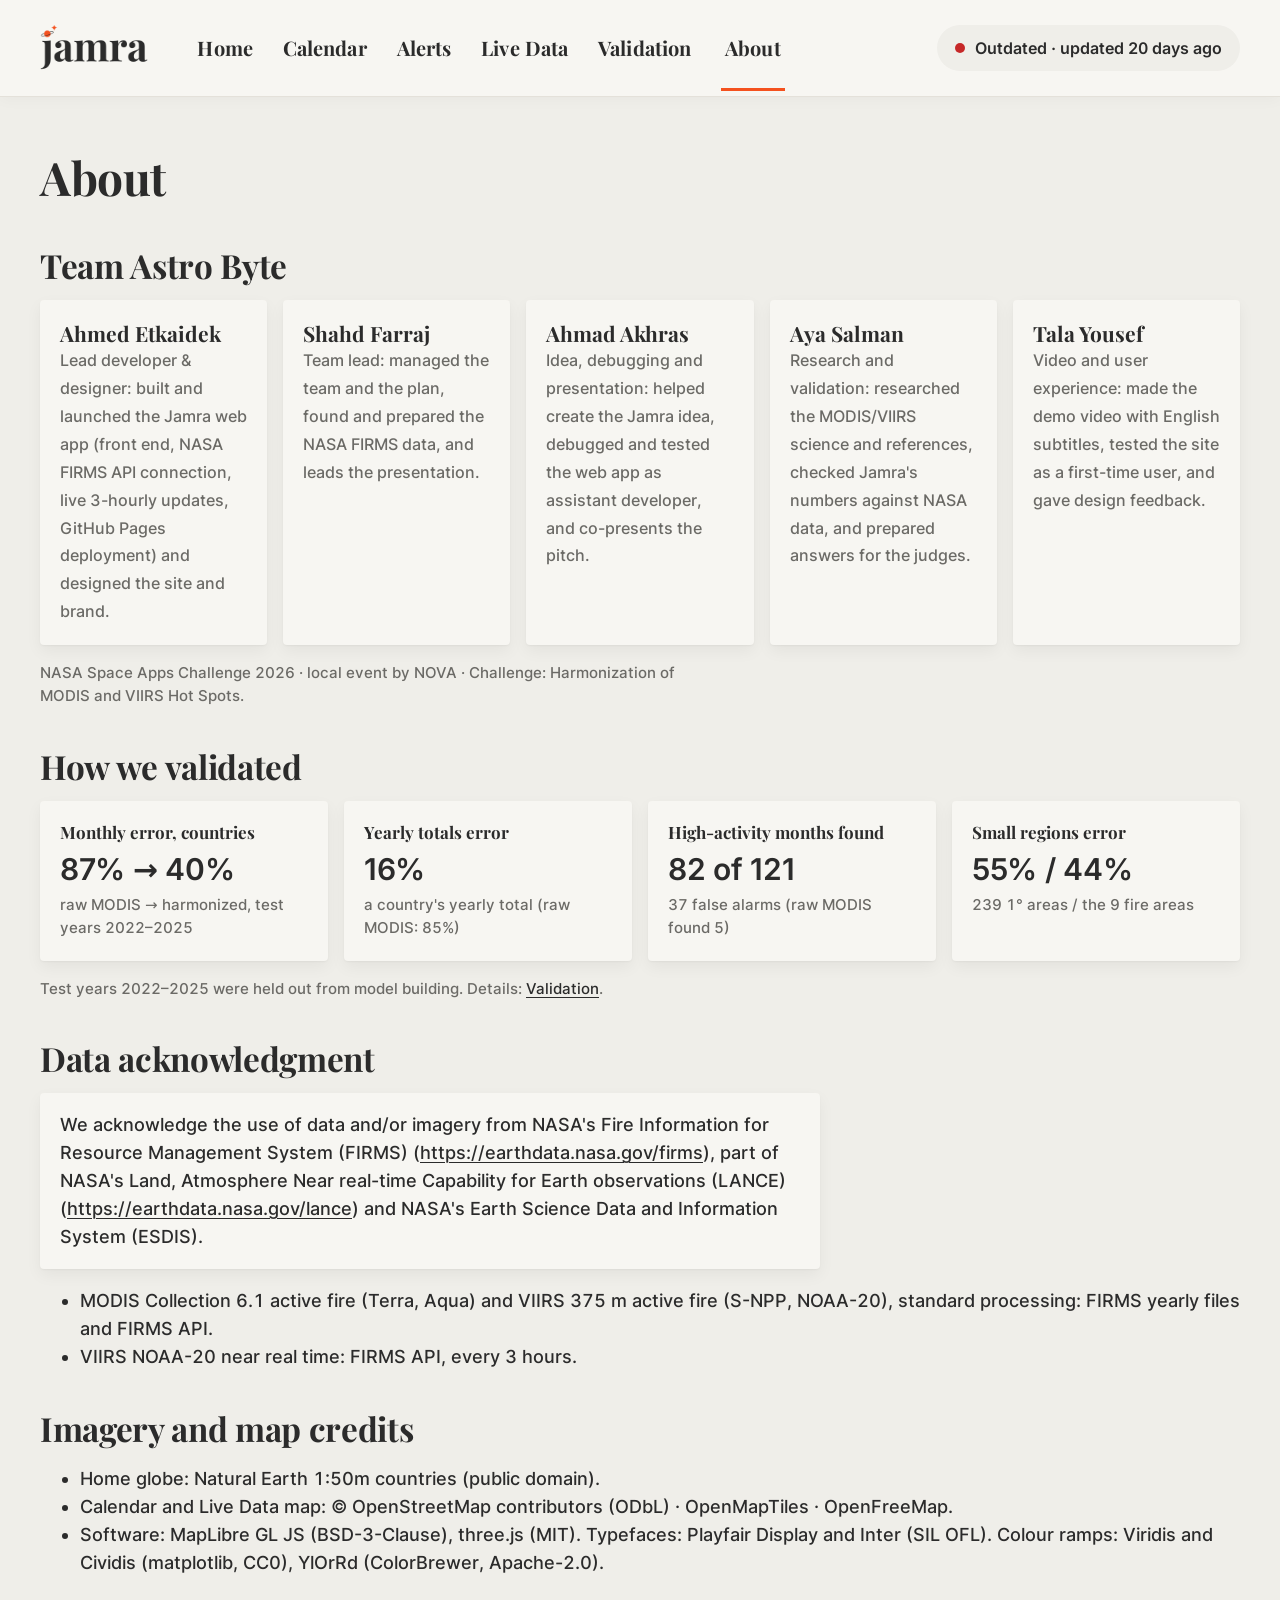
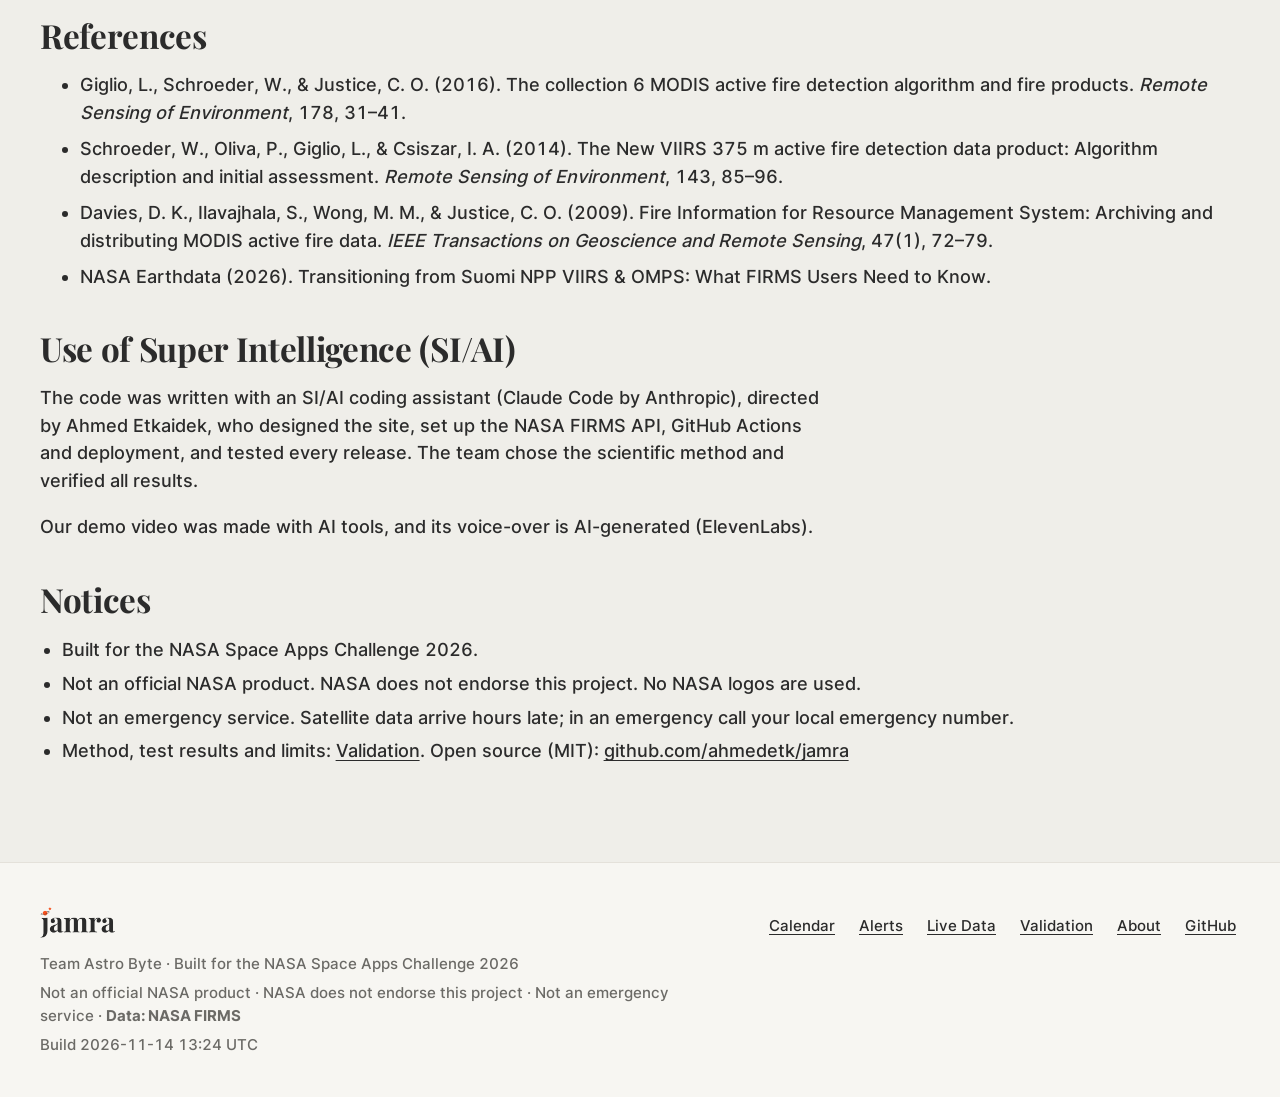
<file: web/public/credits/index.html>
<!doctype html>
<html lang="en"><head><meta charset="utf-8"><title>Moved · jamra</title>
<meta name="robots" content="noindex">
<script>location.replace('../about/' + location.search + (location.hash || ''));</script>
<meta http-equiv="refresh" content="0; url=../about/">
<link rel="canonical" href="../about/">
</head><body><p>This page moved: <a href="../about/">open it here</a>.</p></body></html>
</file>
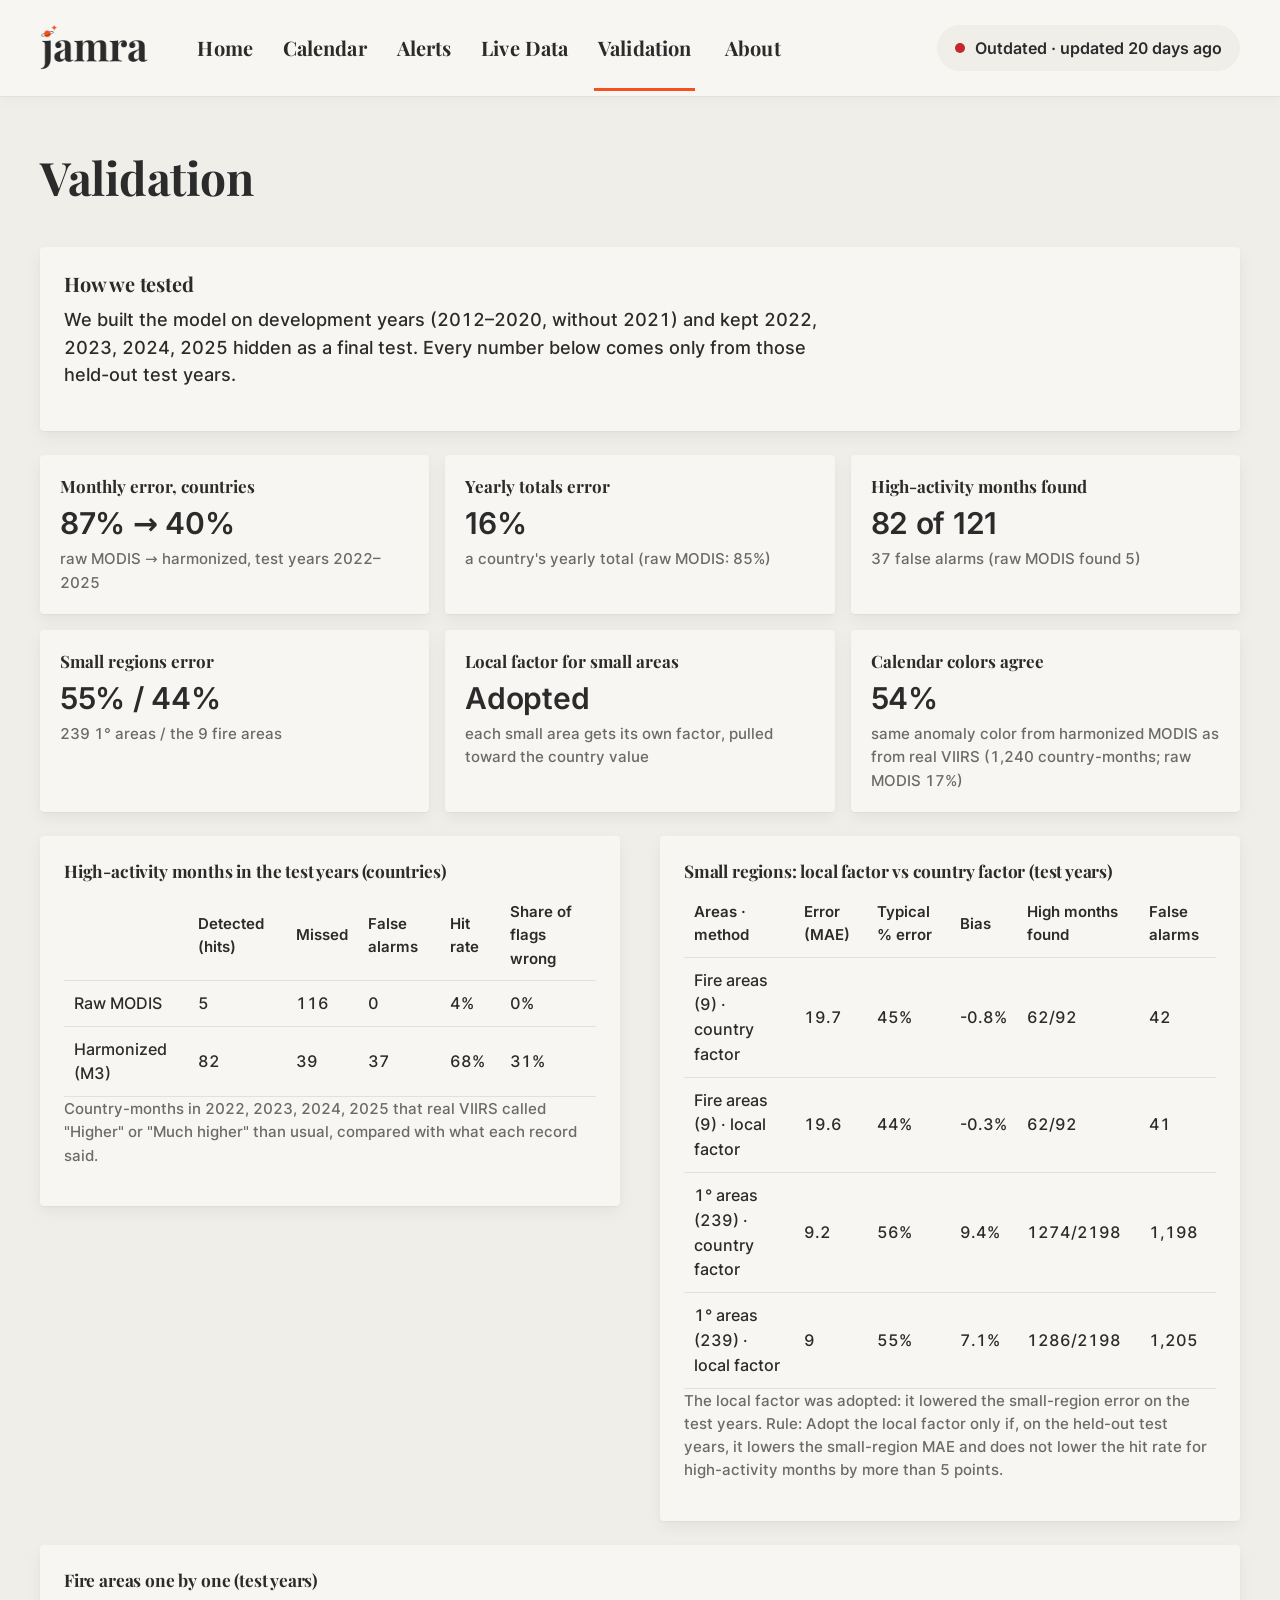
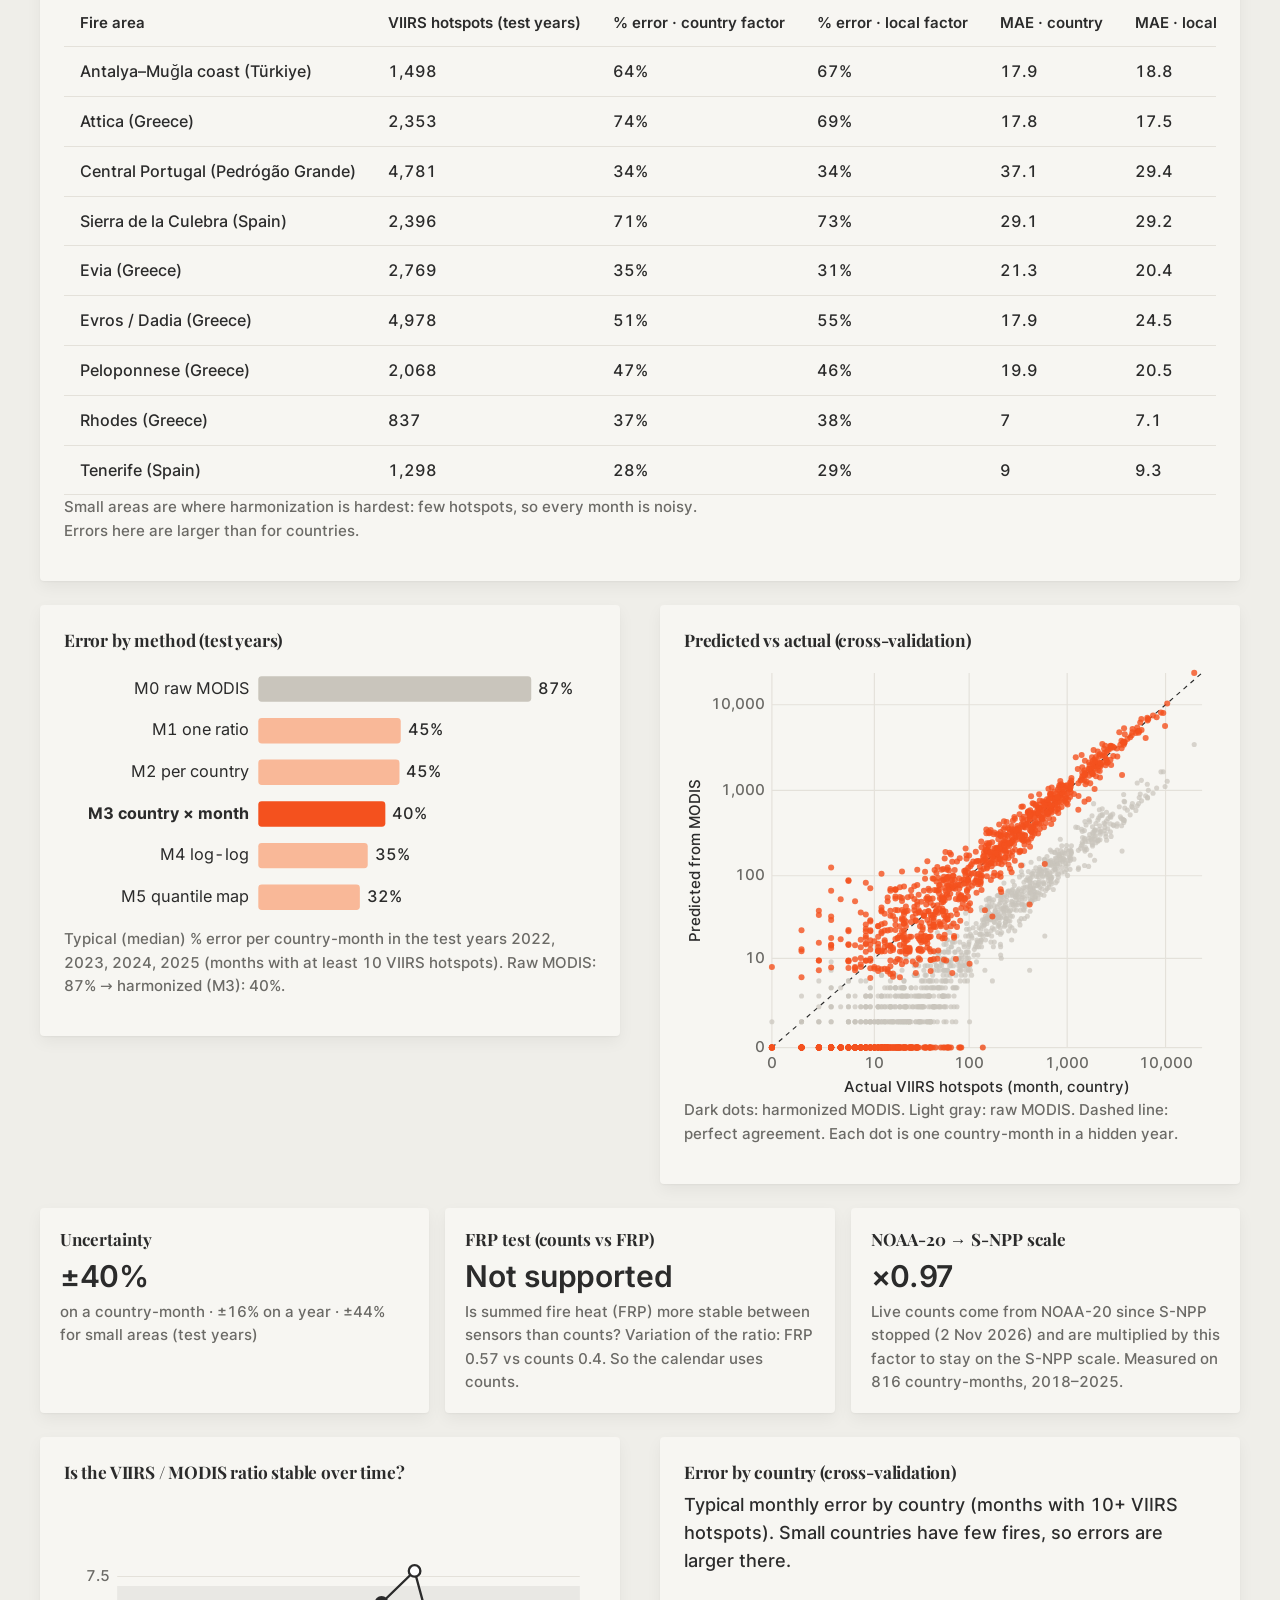
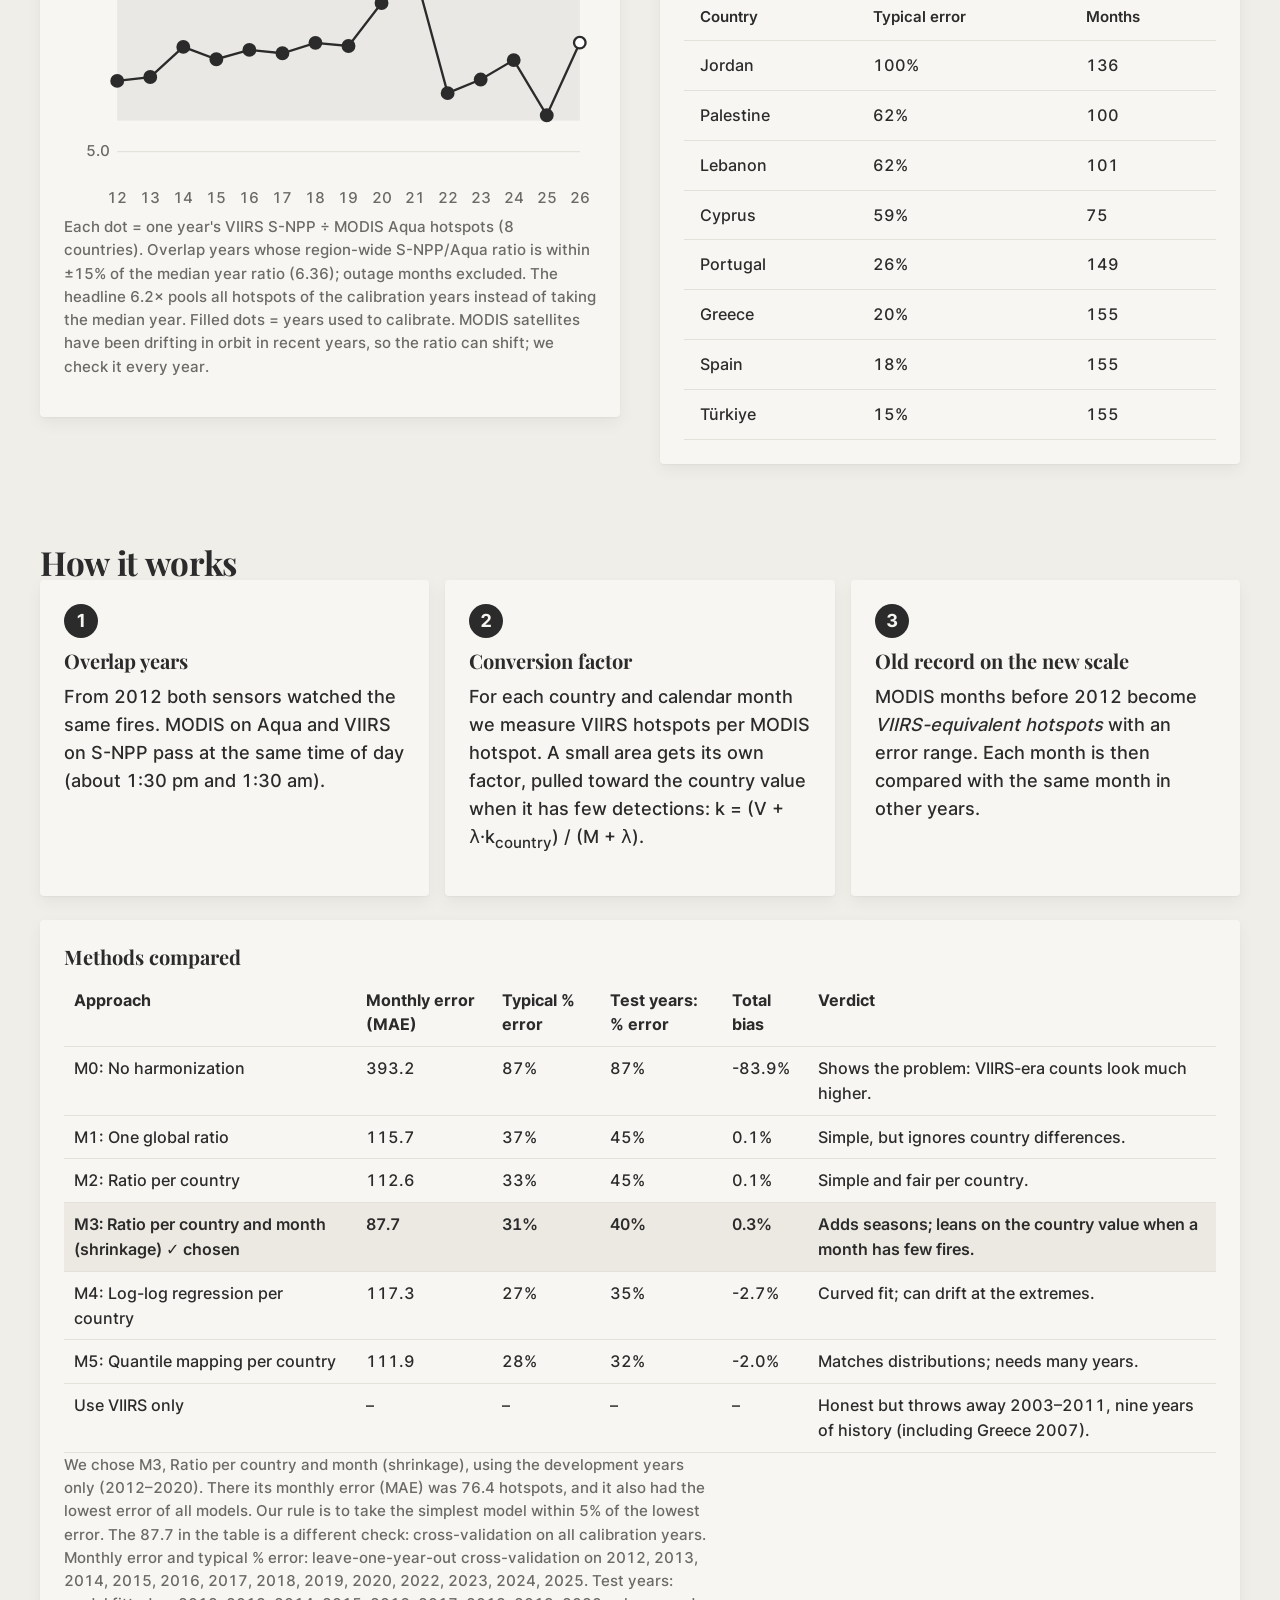
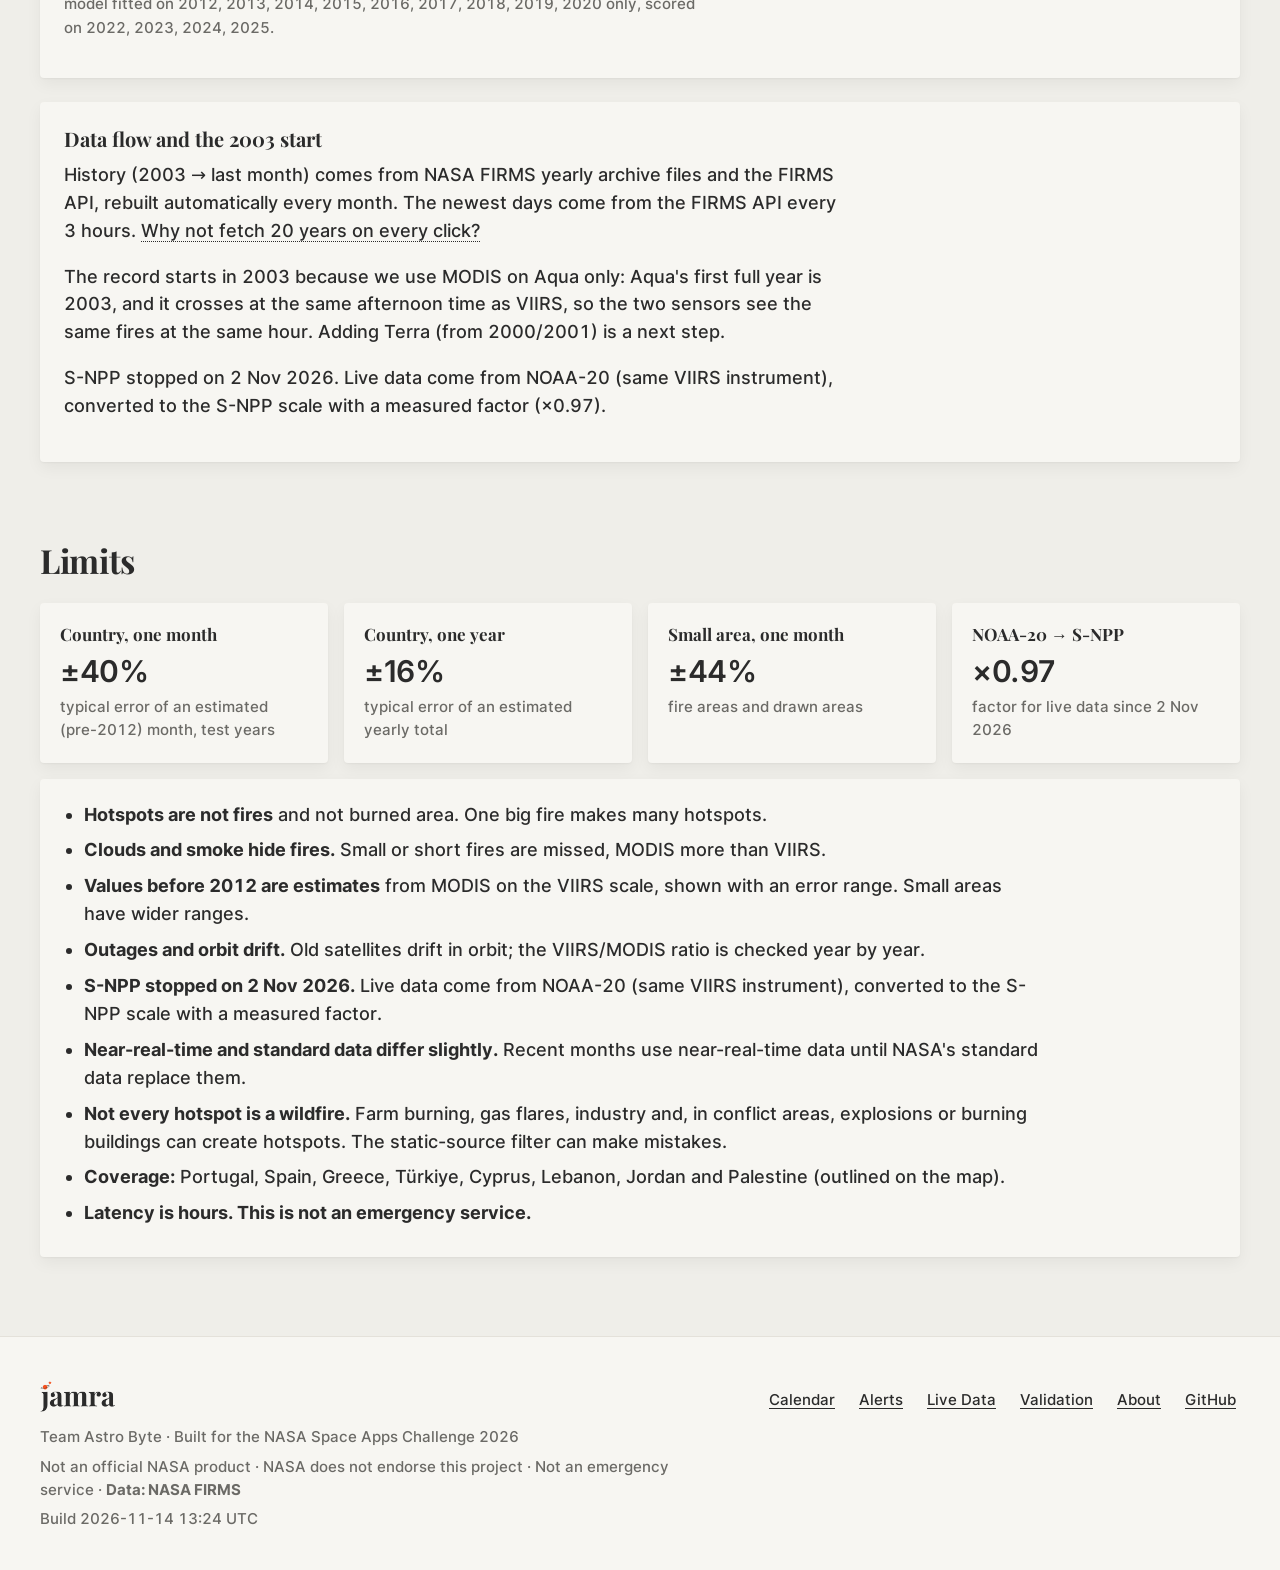
<file: web/public/how-it-works/index.html>
<!doctype html>
<html lang="en"><head><meta charset="utf-8"><title>Moved · jamra</title>
<meta name="robots" content="noindex">
<script>location.replace('../validation/' + location.search + (location.hash || '#how'));</script>
<meta http-equiv="refresh" content="0; url=../validation/#how">
<link rel="canonical" href="../validation/">
</head><body><p>This page moved: <a href="../validation/">open it here</a>.</p></body></html>
</file>
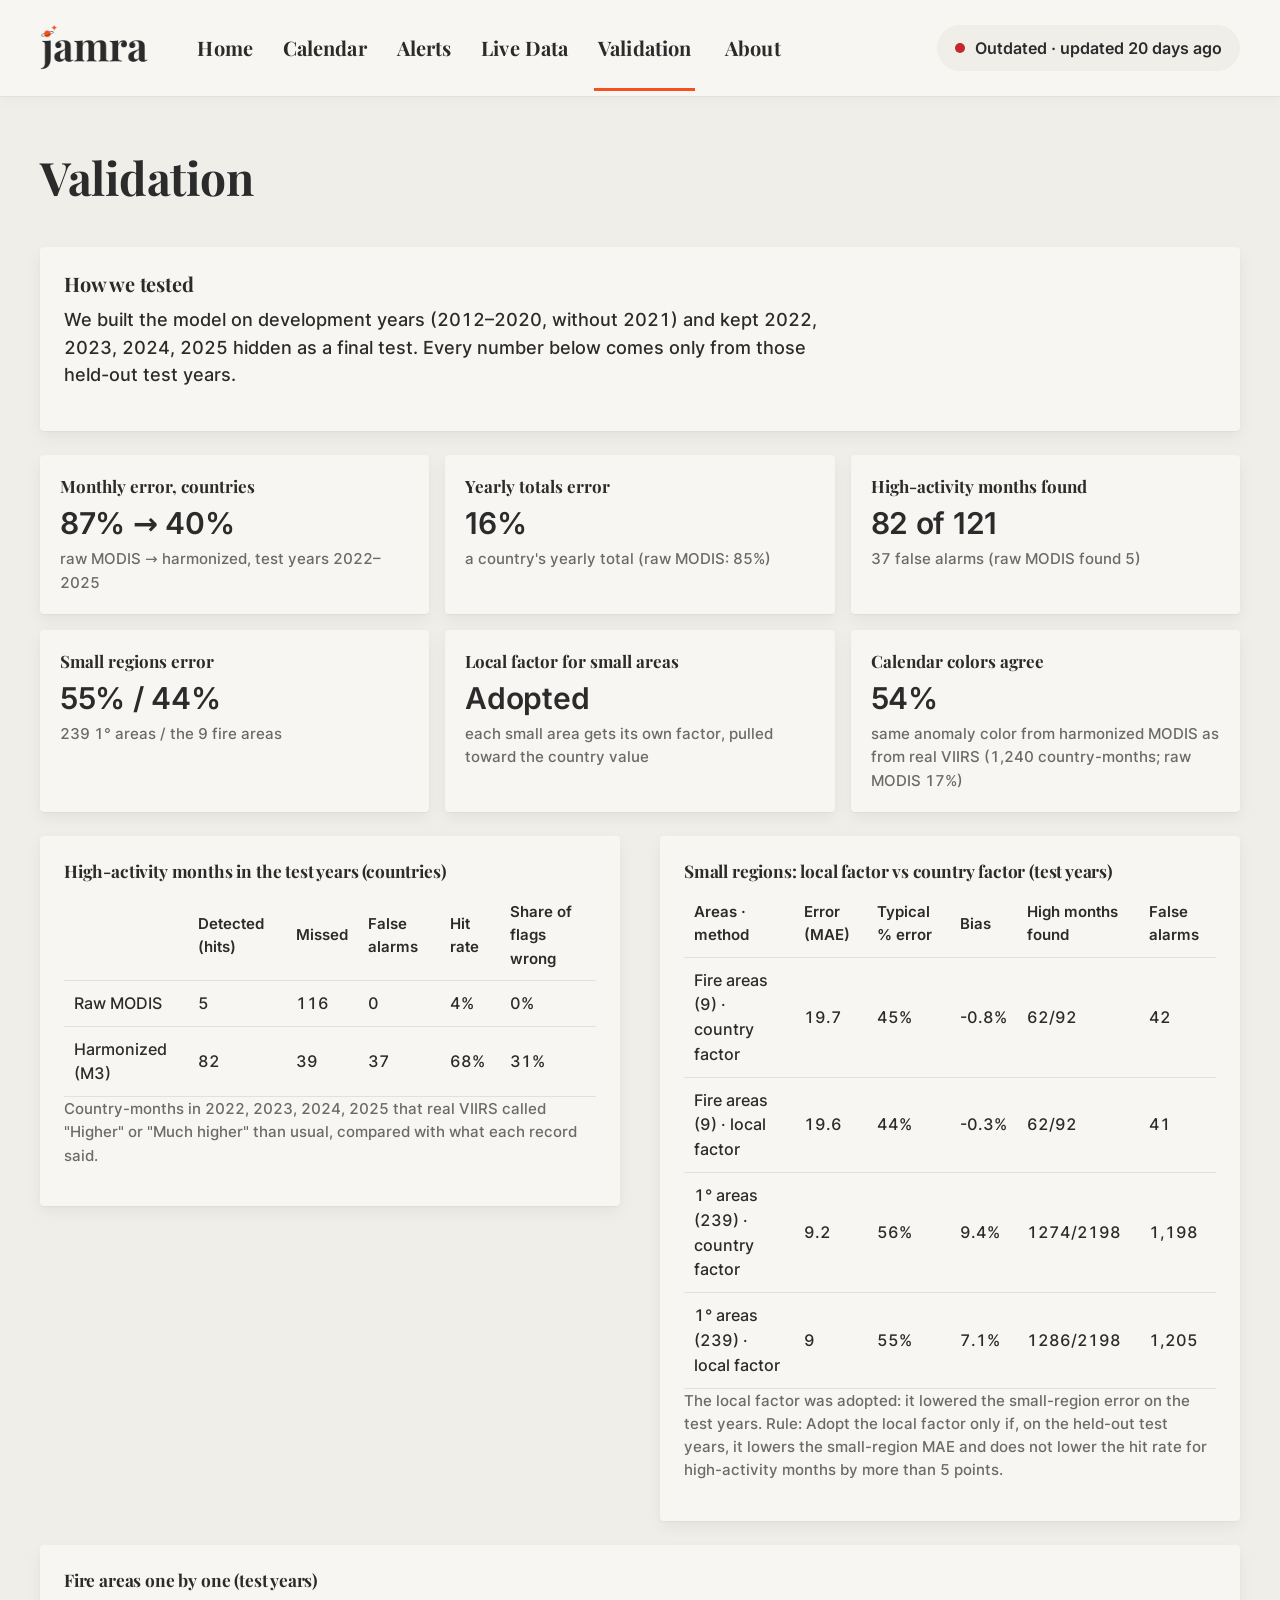
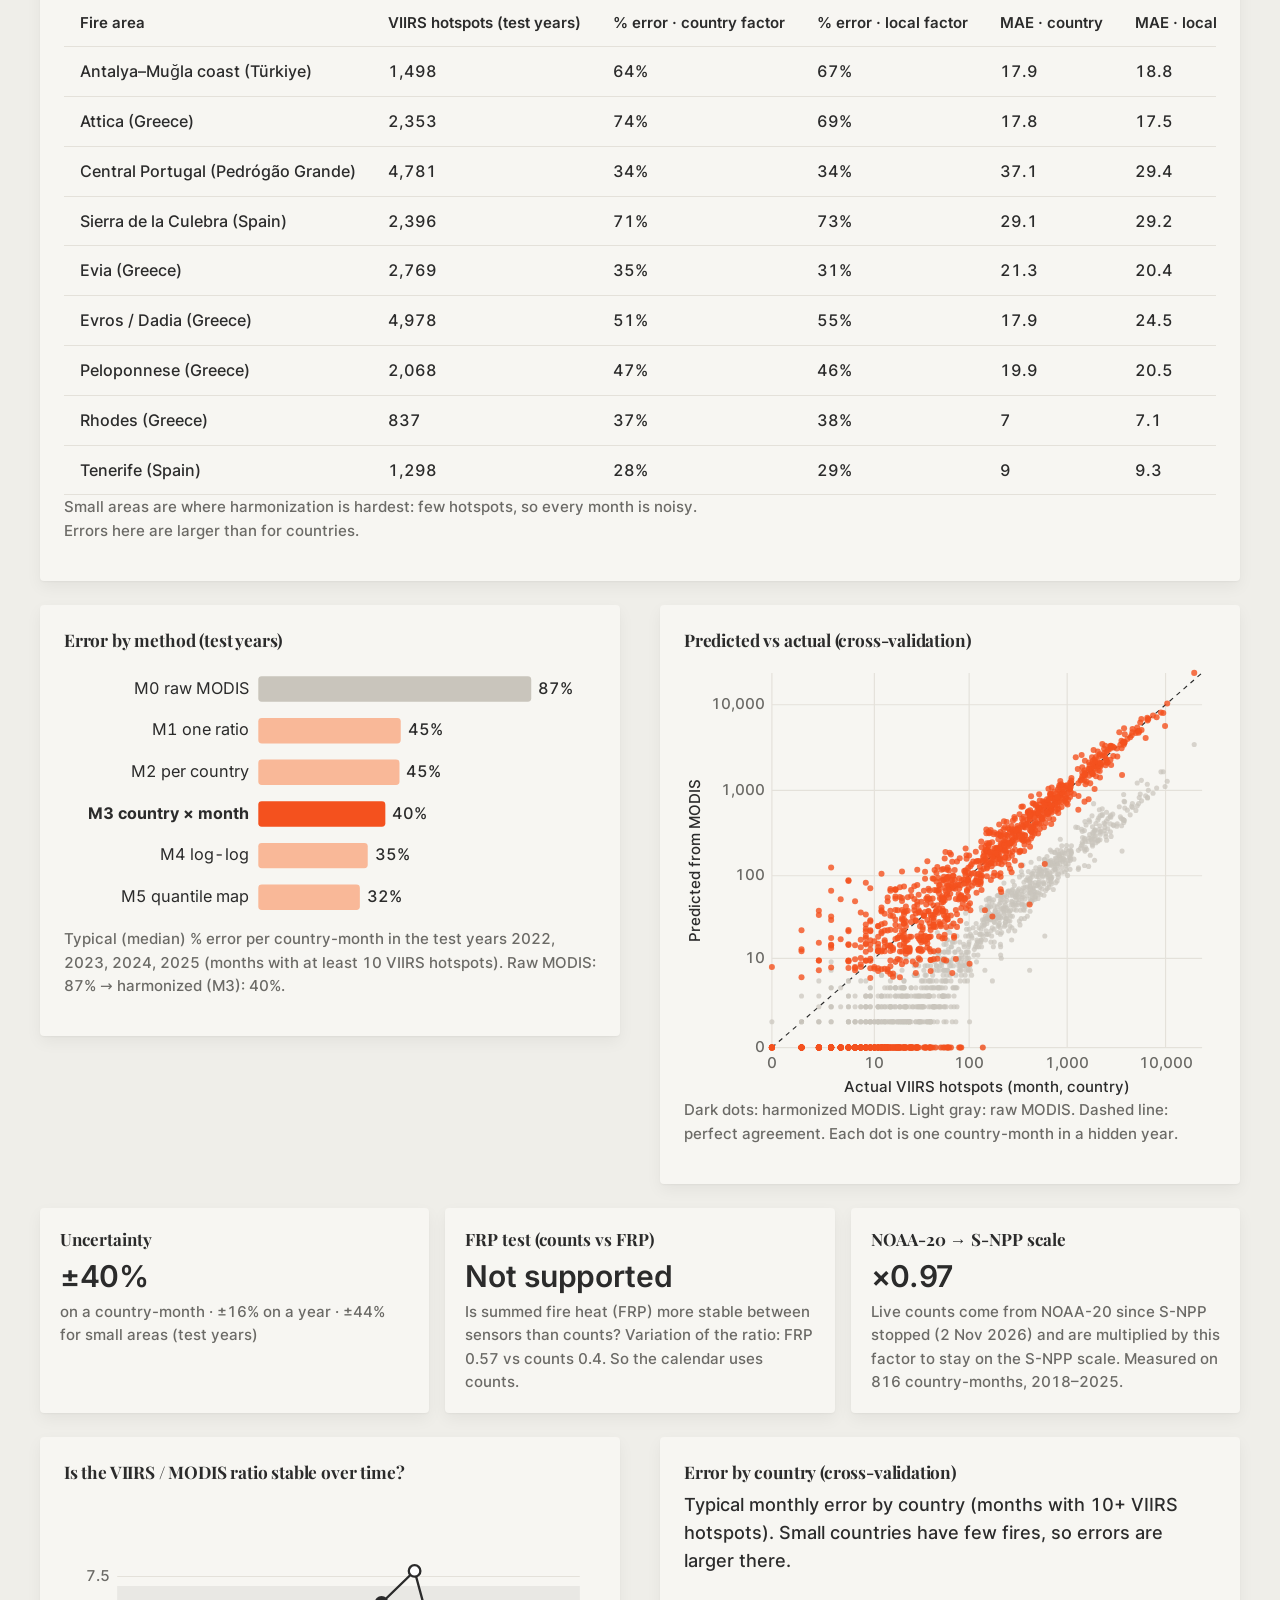
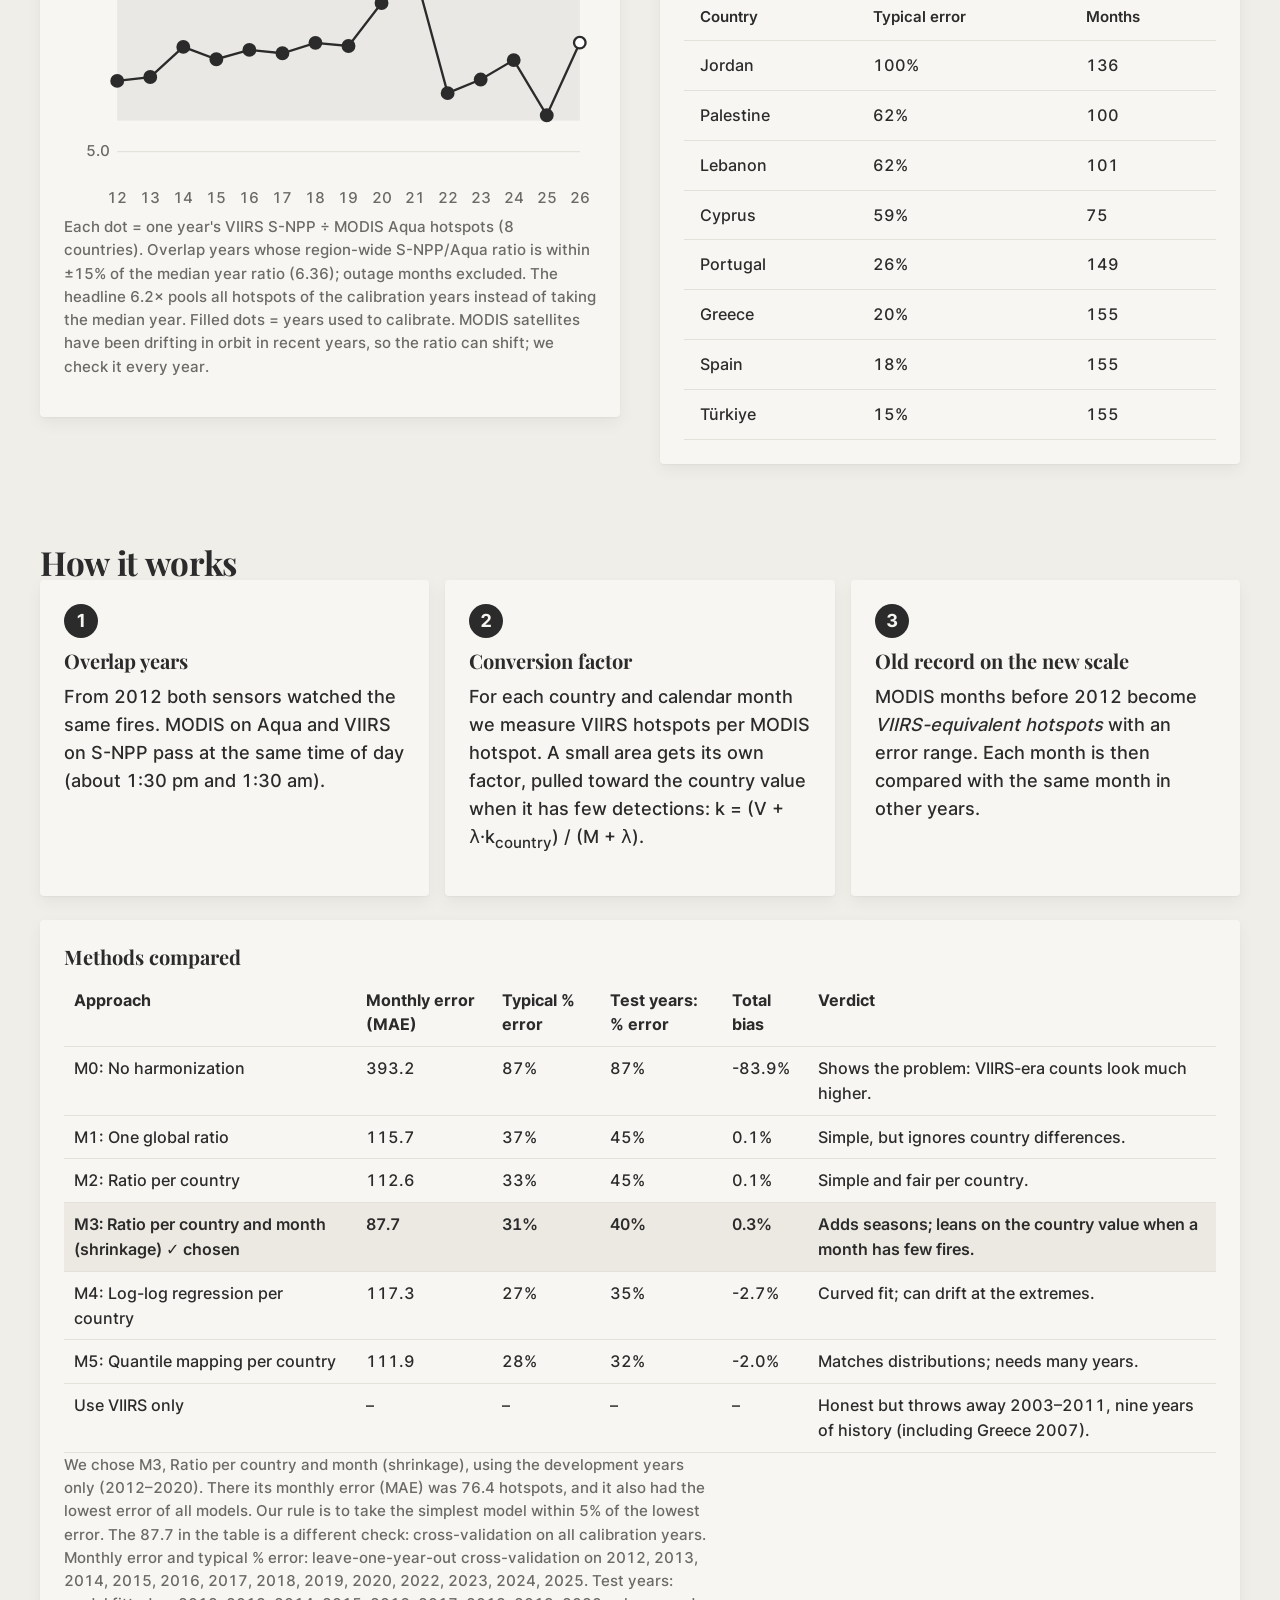
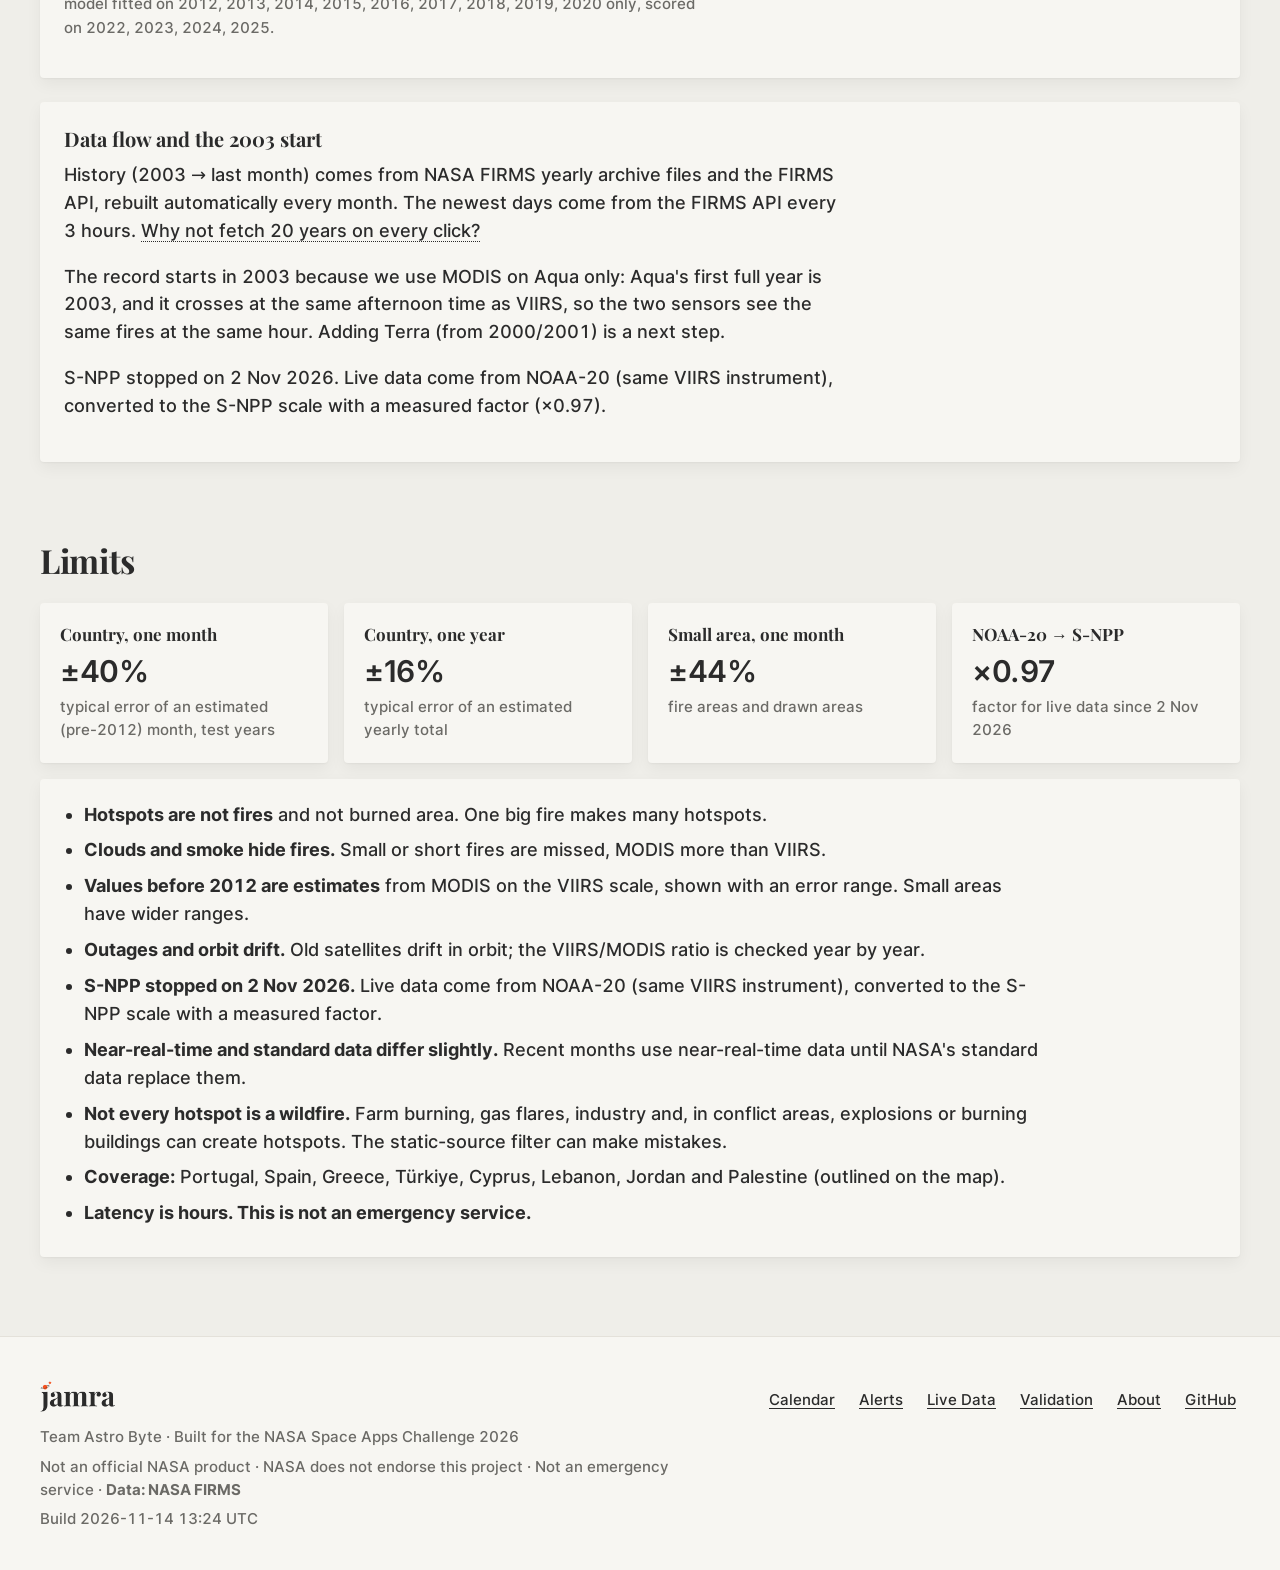
<file: web/public/limits/index.html>
<!doctype html>
<html lang="en"><head><meta charset="utf-8"><title>Moved · jamra</title>
<meta name="robots" content="noindex">
<script>location.replace('../validation/' + location.search + (location.hash || '#limits'));</script>
<meta http-equiv="refresh" content="0; url=../validation/#limits">
<link rel="canonical" href="../validation/">
</head><body><p>This page moved: <a href="../validation/">open it here</a>.</p></body></html>
</file>
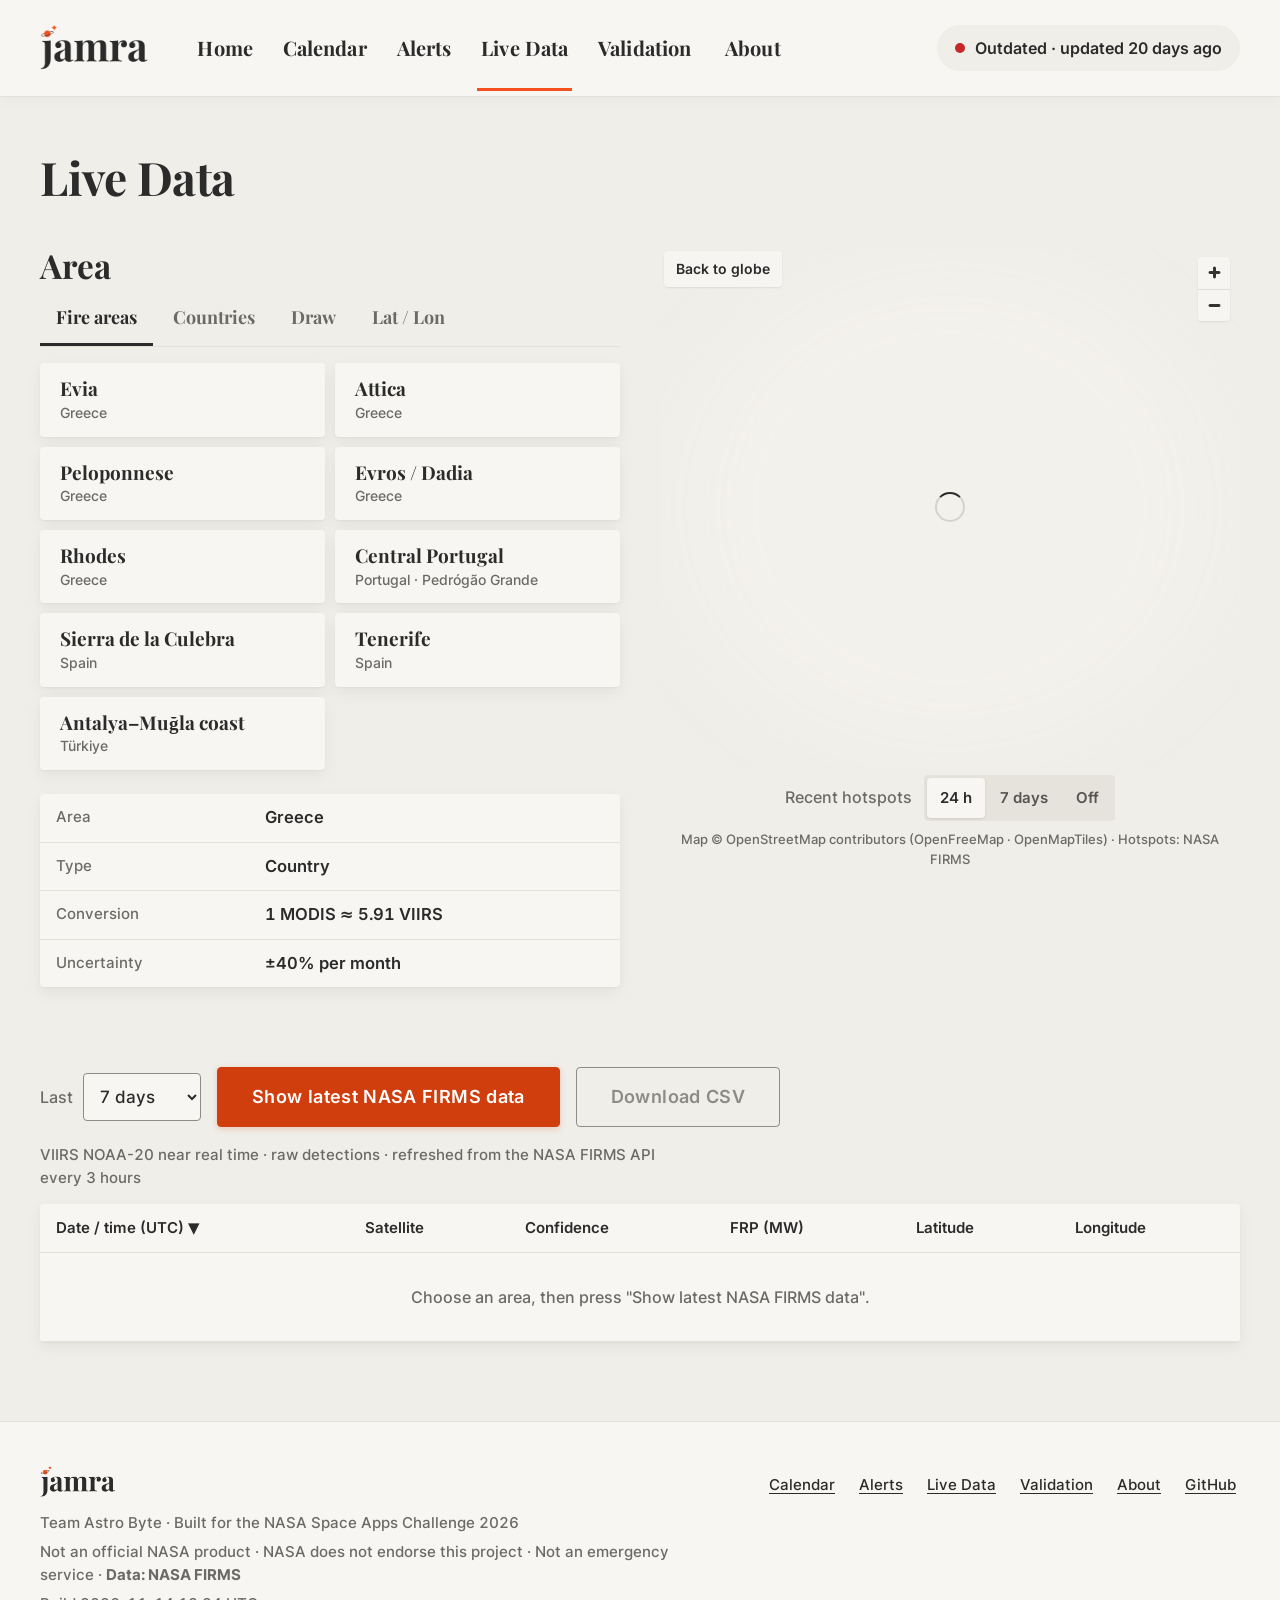
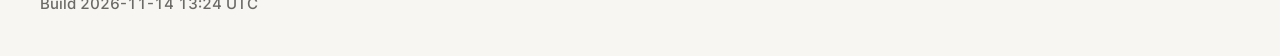
<file: web/public/live/index.html>
<!doctype html>
<html lang="en">
<head>
<meta charset="utf-8">
<meta name="viewport" content="width=device-width, initial-scale=1">
<title>Live Data · jamra</title>
<meta name="description" content="jamra harmonizes 20+ years of NASA MODIS and VIIRS active-fire hotspots into one fair burning activity calendar, with live early warning from NASA FIRMS.">
<meta name="theme-color" content="#F7F6F2">
<meta property="og:title" content="jamra · 20 years of NASA fire data, one fair calendar">
<meta property="og:description" content="NASA MODIS and VIIRS fire data in one fair calendar, with live early warning. Data: NASA FIRMS.">
<meta property="og:image" content="https://ahmedetk.github.io/jamra/icons/og-image.png">
<meta name="twitter:card" content="summary_large_image">
<link rel="preload" href="../fonts/playfair-display-latin-700-normal.woff2" as="font" type="font/woff2" crossorigin>
<link rel="preload" href="../fonts/inter-latin-600-normal.woff2" as="font" type="font/woff2" crossorigin>


<link rel="manifest" href="../manifest.webmanifest">
<link rel="icon" href="../icons/favicon-32.png" sizes="32x32" type="image/png">
<link rel="icon" href="../icons/favicon-16.png" sizes="16x16" type="image/png">
<link rel="apple-touch-icon" href="../icons/apple-touch-icon.png">
<link rel="stylesheet" href="../css/app.css?v=202611141324">
<script type="importmap">{"imports":{"../js/app.js":"../js/app.js?v=202611141324","../js/calendar.js":"../js/calendar.js?v=202611141324","../js/charts.js":"../js/charts.js?v=202611141324","../js/colors.js":"../js/colors.js?v=202611141324","../js/data.js":"../js/data.js?v=202611141324","../js/globe3d.js":"../js/globe3d.js?v=202611141324","../js/live.js":"../js/live.js?v=202611141324","../js/map.js":"../js/map.js?v=202611141324","../js/pages.js":"../js/pages.js?v=202611141324","../js/stats.js":"../js/stats.js?v=202611141324","../js/summary.js":"../js/summary.js?v=202611141324","../js/util.js":"../js/util.js?v=202611141324"}}</script>
<!-- Generated by scripts/build_pages.py. Code written with the help of an AI coding assistant (Claude Code by Anthropic). -->
</head>
<body data-page="live">
<a class="skip" href="#main">Skip to content</a>
<header class="top">
  <div class="wrap top-in">
    <a class="brand" href="../" data-nav aria-label="jamra home"><img src="../icons/wordmark-dark.png" width="108" height="44" alt="jamra"></a>
    <nav aria-label="Main" class="nav" id="site-nav">
      <a href="../" data-nav>Home</a>
      <a href="../calendar/" data-nav>Calendar</a>
      <a href="../alerts/" data-nav>Alerts</a>
      <a href="../live/" data-nav aria-current="page">Live Data</a>
      <a href="../validation/" data-nav>Validation</a>
      <a href="../about/" data-nav class="about">About</a>
    </nav>
    <a id="status-badge" class="badge" href="../alerts/" data-nav aria-live="polite" title="Live connection to NASA FIRMS">
      <span class="dot"></span><span class="txt">Checking live data…</span>
    </a>
    <button id="menu-btn" class="menu-btn" type="button" aria-expanded="false" aria-controls="site-nav" aria-label="Menu"><svg viewBox="0 0 24 24" aria-hidden="true" fill="none" stroke="currentColor" stroke-width="2" stroke-linecap="round"><path d="M4 7h16M4 12h16M4 17h16"/></svg></button>
  </div>
</header>
<main id="main">
<div class="page-head"><div class="wrap"><h1>Live Data</h1></div></div>

  <section id="area">
    <div class="wrap grid-2">
      <div>
        <div class="area-head"><h2>Area</h2></div>
        <div class="tabs" role="tablist" aria-label="Choose an area">
          <button role="tab" id="tab-preset" aria-controls="pane-preset" aria-selected="true" class="tab">Fire areas</button>
          <button role="tab" id="tab-country" aria-controls="pane-country" aria-selected="false" class="tab" tabindex="-1">Countries</button>
          <button role="tab" id="tab-draw" aria-controls="pane-draw" aria-selected="false" class="tab" tabindex="-1">Draw</button>
          <button role="tab" id="tab-coords" aria-controls="pane-coords" aria-selected="false" class="tab" tabindex="-1">Lat / Lon</button>
        </div>
        <div id="pane-preset" role="tabpanel" aria-labelledby="tab-preset" class="pane"><div id="preset-list" class="chips"><button type="button" class="chip" data-area="evia" aria-pressed="false">Evia<small>Greece</small></button><button type="button" class="chip" data-area="attica" aria-pressed="false">Attica<small>Greece</small></button><button type="button" class="chip" data-area="peloponnese" aria-pressed="false">Peloponnese<small>Greece</small></button><button type="button" class="chip" data-area="evros" aria-pressed="false">Evros / Dadia<small>Greece</small></button><button type="button" class="chip" data-area="rhodes" aria-pressed="false">Rhodes<small>Greece</small></button><button type="button" class="chip" data-area="central_portugal" aria-pressed="false">Central Portugal<small>Portugal · Pedrógão Grande</small></button><button type="button" class="chip" data-area="culebra" aria-pressed="false">Sierra de la Culebra<small>Spain</small></button><button type="button" class="chip" data-area="tenerife" aria-pressed="false">Tenerife<small>Spain</small></button><button type="button" class="chip" data-area="antalya_mugla" aria-pressed="false">Antalya–Muğla coast<small>Türkiye</small></button></div></div>
        <div id="pane-country" role="tabpanel" aria-labelledby="tab-country" class="pane" hidden><div id="country-list" class="chips"><button type="button" class="chip" data-area="portugal" aria-pressed="false">Portugal<small>Country</small></button><button type="button" class="chip" data-area="spain" aria-pressed="false">Spain<small>Country</small></button><button type="button" class="chip" data-area="greece" aria-pressed="false">Greece<small>Country</small></button><button type="button" class="chip" data-area="turkiye" aria-pressed="false">Türkiye<small>Country</small></button><button type="button" class="chip" data-area="cyprus" aria-pressed="false">Cyprus<small>Country</small></button><button type="button" class="chip" data-area="lebanon" aria-pressed="false">Lebanon<small>Country</small></button><button type="button" class="chip" data-area="jordan" aria-pressed="false">Jordan<small>Country</small></button><button type="button" class="chip" data-area="palestine" aria-pressed="false">Palestine<small>Country</small></button></div></div>
        <div id="pane-draw" role="tabpanel" aria-labelledby="tab-draw" class="pane" hidden>
          <div class="row">
            <button type="button" class="btn" id="draw-polygon">Draw polygon</button>
            <button type="button" class="btn" id="draw-circle">Draw circle</button>
            <button type="button" class="btn ghost" id="draw-clear">Clear</button>
          </div>
        </div>
        <div id="pane-coords" role="tabpanel" aria-labelledby="tab-coords" class="pane" hidden>
          <form id="coords-form" class="form" novalidate>
            <fieldset><legend>Point and radius</legend>
              <label>Latitude <input name="lat" type="number" step="any" min="-90" max="90" placeholder="38.60" inputmode="decimal"></label>
              <label>Longitude <input name="lon" type="number" step="any" min="-180" max="180" placeholder="23.60" inputmode="decimal"></label>
              <label>Radius (km) <input name="r" type="number" step="1" min="1" max="300" value="25" inputmode="numeric"></label>
            </fieldset>
            <p class="or">or a box</p>
            <fieldset><legend>Bounding box</legend>
              <label>West <input name="w" type="number" step="any" placeholder="22.8"></label>
              <label>South <input name="s" type="number" step="any" placeholder="37.9"></label>
              <label>East <input name="e" type="number" step="any" placeholder="24.6"></label>
              <label>North <input name="n" type="number" step="any" placeholder="39.0"></label>
            </fieldset>
            <button class="btn primary" type="submit">Use this area</button>
            <p id="coords-msg" class="msg" role="status"></p>
          </form>
        </div>
        <div id="area-info" class="area-info" aria-live="polite"><table class="info-table"><tbody><tr><th scope="row">Area</th><td>Loading…</td></tr><tr><th scope="row">Type</th><td>Fire area or country</td></tr><tr><th scope="row">Conversion</th><td>1 MODIS ≈ … VIIRS</td></tr><tr><th scope="row">Uncertainty</th><td>±…% per month</td></tr></tbody></table></div>
      </div>
      <div>
        <div class="map-wrap">
          <div id="map" class="map" role="region" aria-label="Map of the selected area and recent hotspots"><div class="map-loader" id="map-loader"></div></div>
          <button type="button" class="globe-btn" id="globe-btn">Back to globe</button>
          <div class="map-tools">
            <span>Recent hotspots</span>
            <div class="seg small" role="group" aria-label="Recent hotspot period">
              <button type="button" class="seg-btn" data-livewin="1" aria-pressed="true">24 h</button>
              <button type="button" class="seg-btn" data-livewin="7" aria-pressed="false">7 days</button>
              <button type="button" class="seg-btn" data-livewin="0" aria-pressed="false">Off</button>
            </div>
          </div>
          <p class="map-note">Map © OpenStreetMap contributors (OpenFreeMap · OpenMapTiles) · Hotspots: NASA FIRMS</p>
        </div>
      </div>
    </div>
  </section>
  <section id="live" class="band">
    <div class="wrap">
      <form id="live-form" class="row live-row">
        <label>Last <select name="days">
          <option value="1">24 hours</option><option value="2">2 days</option><option value="3">3 days</option>
          <option value="5">5 days</option><option value="7" selected>7 days</option></select></label>
        <button class="btn primary" type="submit">Show latest NASA FIRMS data</button>
        <button class="btn" type="button" id="dl-live-csv" disabled>Download CSV</button>
      </form>
      <p id="live-stamp" class="msg" role="status">VIIRS NOAA-20 near real time · raw detections · refreshed from the NASA FIRMS API every 3 hours</p>
      <div class="table-wrap card"><table id="live-table" class="table"><caption class="sr">Live hotspots</caption><thead></thead><tbody></tbody></table></div>
    </div>
  </section>
</main>
<div id="tooltip" class="tooltip" role="tooltip" hidden></div>
<div id="term-pop" class="term-pop" role="dialog" aria-modal="false" hidden></div>
<footer class="foot">
  <div class="wrap foot-in">
    <div>
      <a class="brand" href="../" data-nav aria-label="jamra home"><img src="../icons/wordmark-dark.png" width="78" height="32" alt="jamra" loading="lazy"></a>
      <p>Team Astro Byte · Built for the NASA Space Apps Challenge 2026</p>
      <p>Not an official NASA product · NASA does not endorse this project · Not an emergency service · <b>Data: NASA FIRMS</b></p>
      <p class="build">Build 2026-11-14 13:24 UTC</p>
    </div>
    <ul>
      <li><a href="../calendar/" data-nav>Calendar</a></li><li><a href="../alerts/" data-nav>Alerts</a></li><li><a href="../live/" data-nav>Live Data</a></li>
      <li><a href="../validation/" data-nav>Validation</a></li><li><a href="../about/" data-nav>About</a></li><li><a href="https://github.com/ahmedetk/jamra">GitHub</a></li>
    </ul>
  </div>
</footer>
<script type="module" src="../js/app.js?v=202611141324"></script>
</body>
</html>
</file>
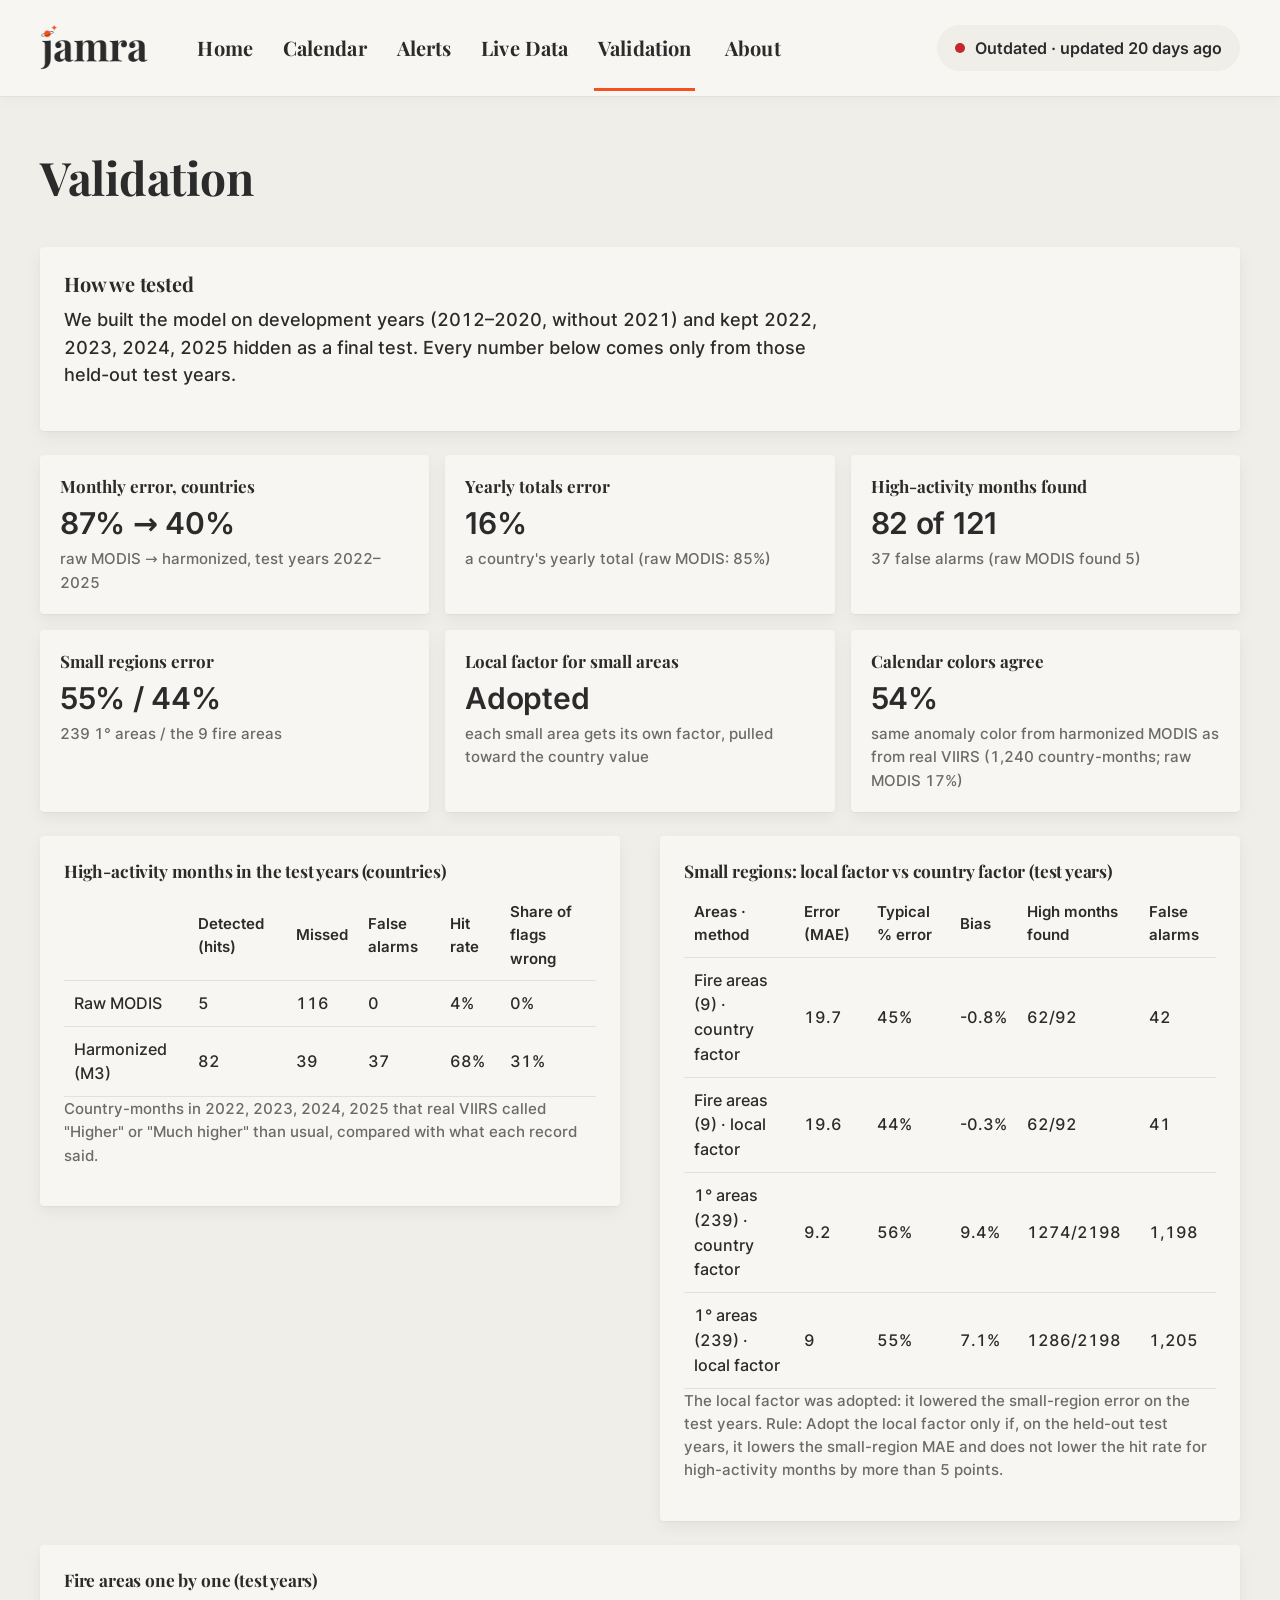
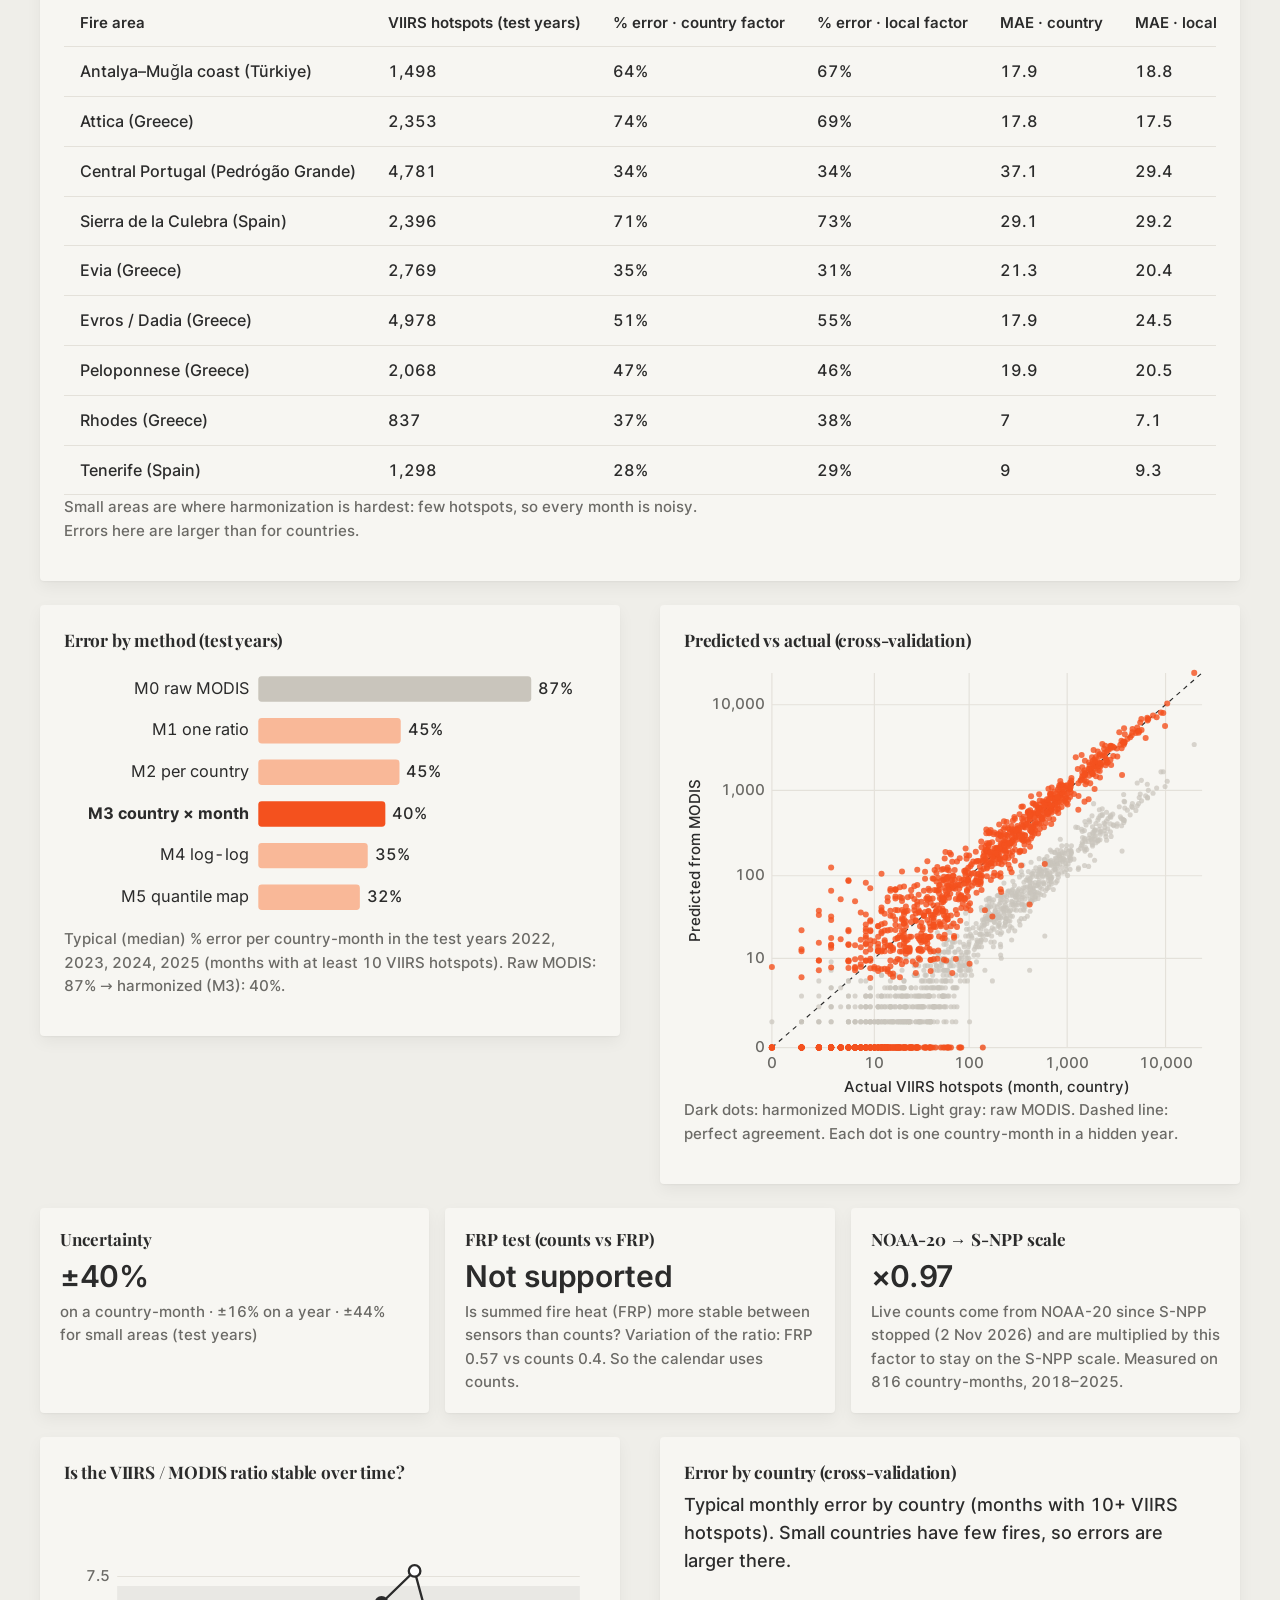
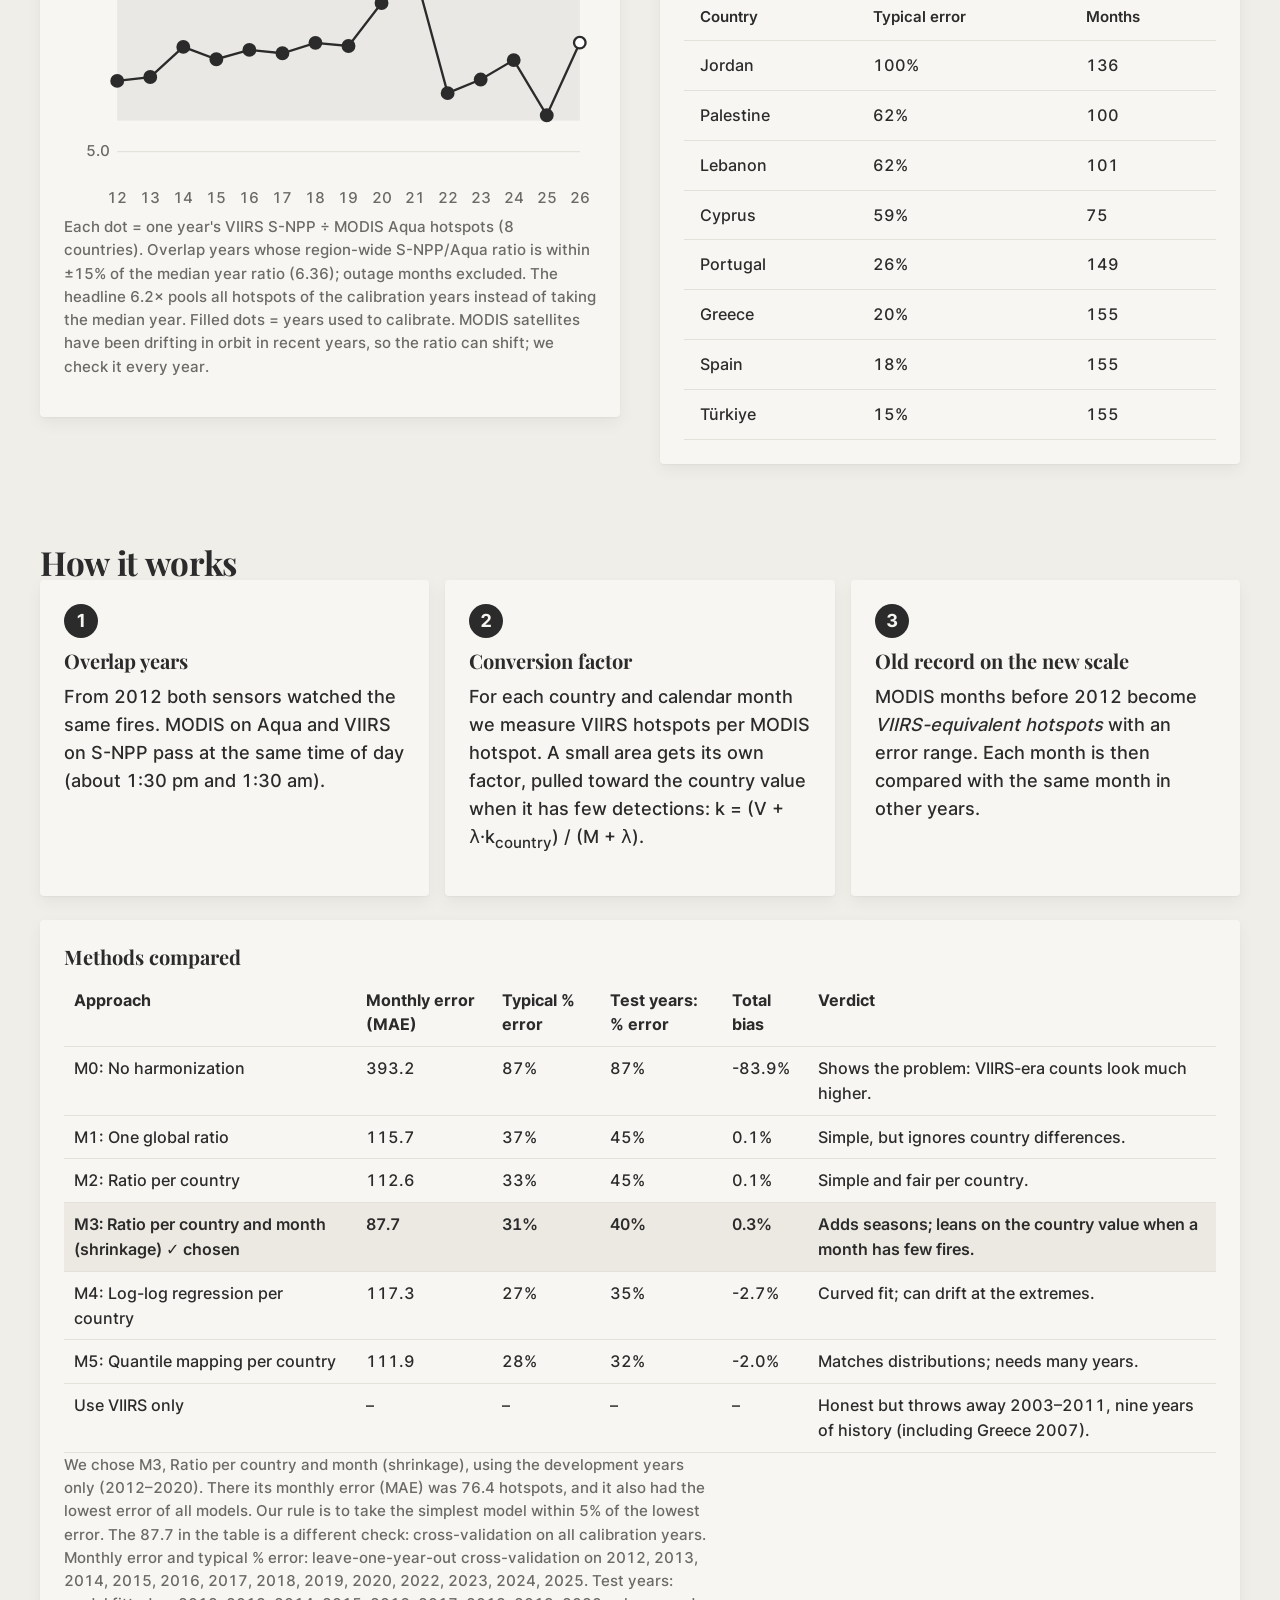
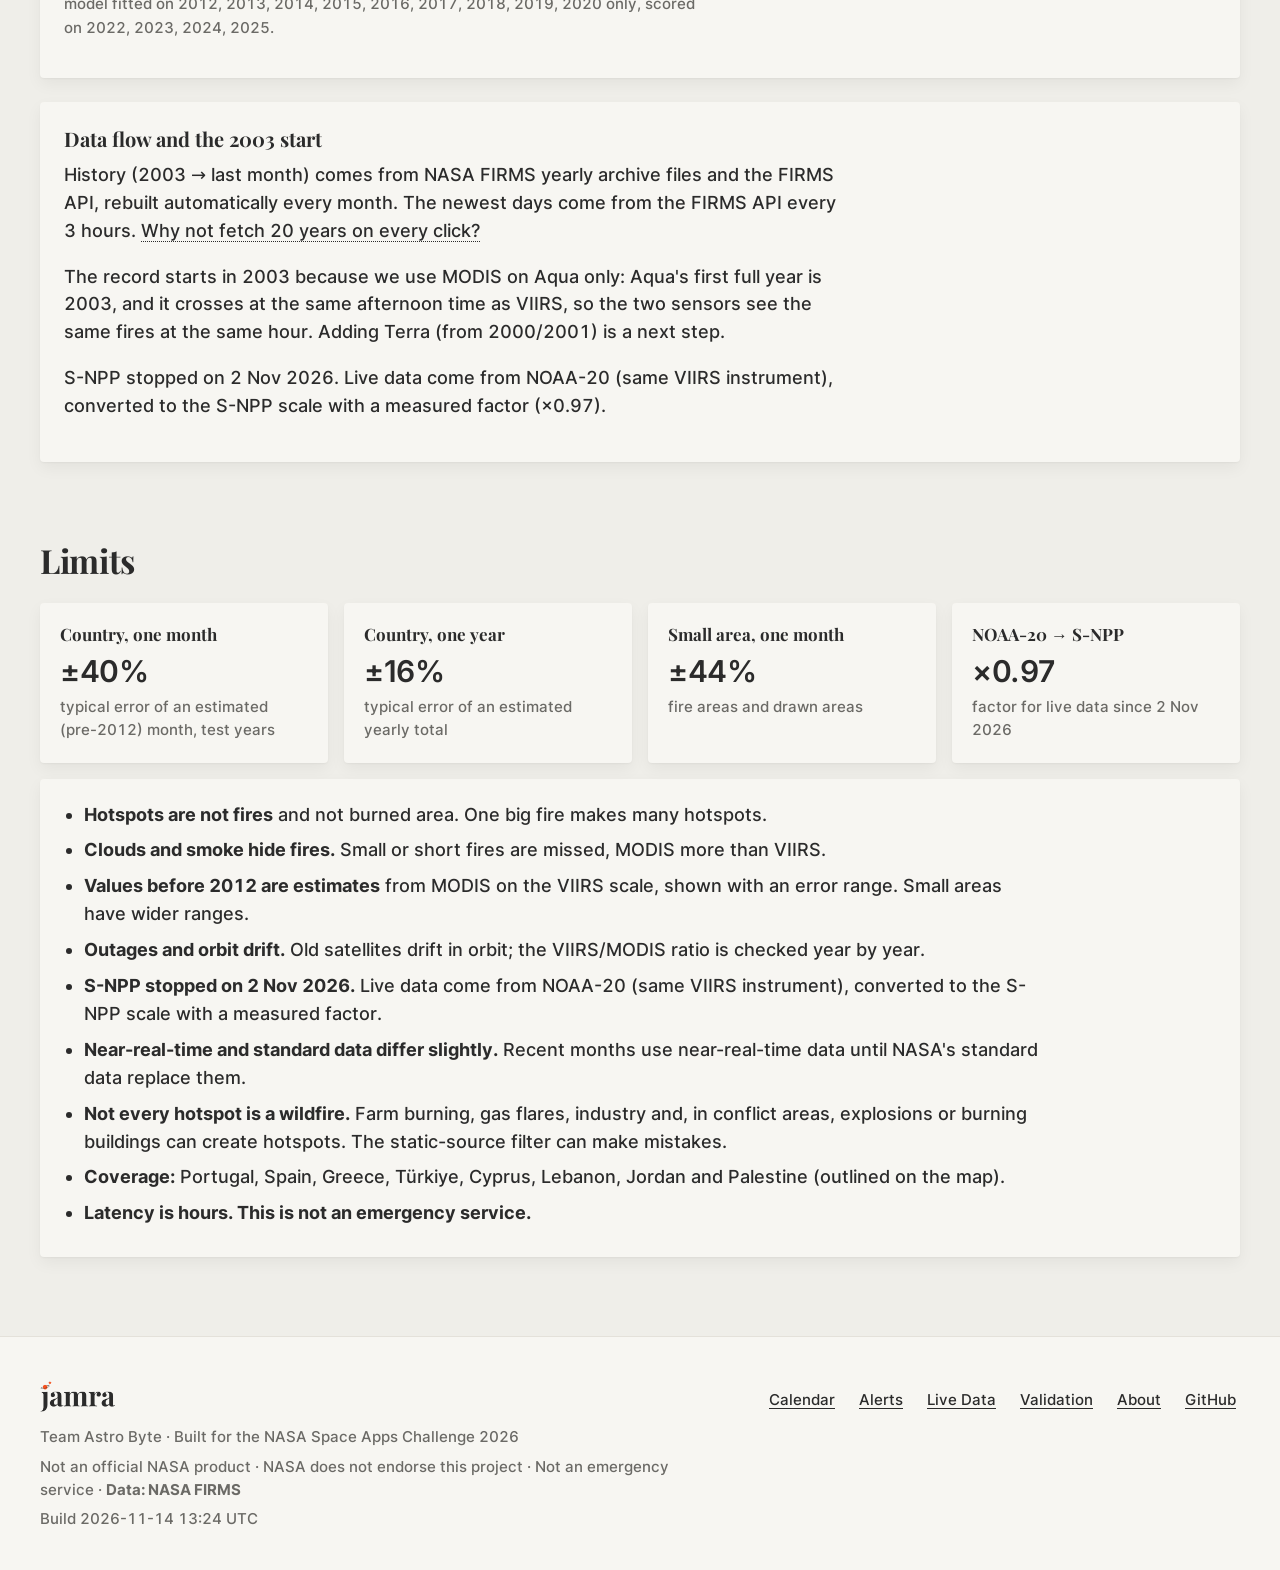
<file: web/public/validation/index.html>
<!doctype html>
<html lang="en">
<head>
<meta charset="utf-8">
<meta name="viewport" content="width=device-width, initial-scale=1">
<title>Validation · jamra</title>
<meta name="description" content="jamra harmonizes 20+ years of NASA MODIS and VIIRS active-fire hotspots into one fair burning activity calendar, with live early warning from NASA FIRMS.">
<meta name="theme-color" content="#F7F6F2">
<meta property="og:title" content="jamra · 20 years of NASA fire data, one fair calendar">
<meta property="og:description" content="NASA MODIS and VIIRS fire data in one fair calendar, with live early warning. Data: NASA FIRMS.">
<meta property="og:image" content="https://ahmedetk.github.io/jamra/icons/og-image.png">
<meta name="twitter:card" content="summary_large_image">
<link rel="preload" href="../fonts/playfair-display-latin-700-normal.woff2" as="font" type="font/woff2" crossorigin>
<link rel="preload" href="../fonts/inter-latin-600-normal.woff2" as="font" type="font/woff2" crossorigin>


<link rel="manifest" href="../manifest.webmanifest">
<link rel="icon" href="../icons/favicon-32.png" sizes="32x32" type="image/png">
<link rel="icon" href="../icons/favicon-16.png" sizes="16x16" type="image/png">
<link rel="apple-touch-icon" href="../icons/apple-touch-icon.png">
<link rel="stylesheet" href="../css/app.css?v=202611141324">
<script type="importmap">{"imports":{"../js/app.js":"../js/app.js?v=202611141324","../js/calendar.js":"../js/calendar.js?v=202611141324","../js/charts.js":"../js/charts.js?v=202611141324","../js/colors.js":"../js/colors.js?v=202611141324","../js/data.js":"../js/data.js?v=202611141324","../js/globe3d.js":"../js/globe3d.js?v=202611141324","../js/live.js":"../js/live.js?v=202611141324","../js/map.js":"../js/map.js?v=202611141324","../js/pages.js":"../js/pages.js?v=202611141324","../js/stats.js":"../js/stats.js?v=202611141324","../js/summary.js":"../js/summary.js?v=202611141324","../js/util.js":"../js/util.js?v=202611141324"}}</script>
<!-- Generated by scripts/build_pages.py. Code written with the help of an AI coding assistant (Claude Code by Anthropic). -->
</head>
<body data-page="validation">
<a class="skip" href="#main">Skip to content</a>
<header class="top">
  <div class="wrap top-in">
    <a class="brand" href="../" data-nav aria-label="jamra home"><img src="../icons/wordmark-dark.png" width="108" height="44" alt="jamra"></a>
    <nav aria-label="Main" class="nav" id="site-nav">
      <a href="../" data-nav>Home</a>
      <a href="../calendar/" data-nav>Calendar</a>
      <a href="../alerts/" data-nav>Alerts</a>
      <a href="../live/" data-nav>Live Data</a>
      <a href="../validation/" data-nav aria-current="page">Validation</a>
      <a href="../about/" data-nav class="about">About</a>
    </nav>
    <a id="status-badge" class="badge" href="../alerts/" data-nav aria-live="polite" title="Live connection to NASA FIRMS">
      <span class="dot"></span><span class="txt">Checking live data…</span>
    </a>
    <button id="menu-btn" class="menu-btn" type="button" aria-expanded="false" aria-controls="site-nav" aria-label="Menu"><svg viewBox="0 0 24 24" aria-hidden="true" fill="none" stroke="currentColor" stroke-width="2" stroke-linecap="round"><path d="M4 7h16M4 12h16M4 17h16"/></svg></button>
  </div>
</header>
<main id="main">
<div class="page-head"><div class="wrap"><h1>Validation</h1></div></div>

  <section id="validation">
    <div class="wrap stack">
      <div class="card split" id="split-text"><h2 class="h3">How we tested</h2><p>We built the model on development years and kept the last four years hidden as a final test. Every number marked "test years" comes only from those held-out years.</p></div>
      <div class="kpi-grid" id="test-kpis"></div>
      <div class="grid-2">
        <div class="card"><h2 class="h4">High-activity months in the test years (countries)</h2><div id="conf-country" class="scroll-x"></div></div>
        <div class="card"><h2 class="h4">Small regions: local factor vs country factor (test years)</h2><div id="small-table" class="scroll-x"></div><p class="fine" id="decision-text"></p></div>
      </div>
      <div class="card"><h2 class="h4">Fire areas one by one (test years)</h2><div id="preset-table" class="scroll-x"></div></div>
      <div class="grid-2">
        <div class="card"><h2 class="h4">Error by method (test years)</h2><div id="err-bars" class="chart"></div><p class="caption" id="err-cap"></p></div>
        <div class="card"><h2 class="h4">Predicted vs actual (cross-validation)</h2><div id="scatter" class="chart"></div><p class="caption" id="scatter-cap"></p></div>
      </div>
      <div class="kpi-grid" id="val-kpis"></div>
      <div class="grid-2">
        <div class="card"><h2 class="h4">Is the VIIRS / MODIS ratio stable over time?</h2><div id="drift" class="chart"></div><p class="caption" id="drift-cap"></p></div>
        <div class="card"><h2 class="h4">Error by country (cross-validation)</h2><div id="struggle" class="scroll-x"></div></div>
      </div>
    </div>
  </section>
  <section id="how">
    <div class="wrap stack">
      <h2>How it works</h2>
      <ol class="steps">
        <li class="card"><span class="num">1</span><h3>Overlap years</h3><p>From 2012 both sensors watched the same fires. MODIS on Aqua and VIIRS on S-NPP pass at the same time of day (about 1:30 pm and 1:30 am).</p></li>
        <li class="card"><span class="num">2</span><h3>Conversion factor</h3><p>For each country and calendar month we measure VIIRS hotspots per MODIS hotspot. A small area gets its own factor, pulled toward the country value when it has few detections: k = (V + λ·k<sub>country</sub>) / (M + λ).</p></li>
        <li class="card"><span class="num">3</span><h3>Old record on the new scale</h3><p>MODIS months before 2012 become <em>VIIRS-equivalent hotspots</em> with an error range. Each month is then compared with the same month in other years.</p></li>
      </ol>
      <div class="card why"><h3>Methods compared</h3><div id="why-table" class="scroll-x"></div></div>
      <div class="card arch">
        <h3>Data flow and the 2003 start</h3>
        <p>History (2003 → last month) comes from NASA FIRMS yearly archive files and the FIRMS API, rebuilt automatically every month. The newest days come from the FIRMS API every 3 hours. <span class="term" data-term="api">Why not fetch 20 years on every click?</span></p>
        <p>The record starts in 2003 because we use MODIS on Aqua only: Aqua's first full year is 2003, and it crosses at the same afternoon time as VIIRS, so the two sensors see the same fires at the same hour. Adding Terra (from 2000/2001) is a next step.</p>
        <p>S-NPP stopped on 2 Nov 2026. Live data come from NOAA-20 (same VIIRS instrument), converted to the S-NPP scale with a measured factor (×<span data-k-jn>0.97</span>).</p>
      </div>
    </div>
  </section>
  <section id="limits">
    <div class="wrap stack">
      <h2>Limits</h2>
      <div class="kpi-grid" id="unc-kpis"></div>
      <ul class="limits card">
        <li><strong>Hotspots are not fires</strong> and not burned area. One big fire makes many hotspots.</li>
        <li><strong>Clouds and smoke hide fires.</strong> Small or short fires are missed, MODIS more than VIIRS.</li>
        <li><strong>Values before 2012 are estimates</strong> from MODIS on the VIIRS scale, shown with an error range. Small areas have wider ranges.</li>
        <li><strong>Outages and orbit drift.</strong> Old satellites drift in orbit; the VIIRS/MODIS ratio is checked year by year.</li>
        <li><strong>S-NPP stopped on 2 Nov 2026.</strong> Live data come from NOAA-20 (same VIIRS instrument), converted to the S-NPP scale with a measured factor.</li>
        <li><strong>Near-real-time and standard data differ slightly.</strong> Recent months use near-real-time data until NASA's standard data replace them.</li>
        <li><strong>Not every hotspot is a wildfire.</strong> Farm burning, gas flares, industry and, in conflict areas, explosions or burning buildings can create hotspots. The static-source filter can make mistakes.</li>
        <li><strong>Coverage:</strong> Portugal, Spain, Greece, Türkiye, Cyprus, Lebanon, Jordan and Palestine (outlined on the map).</li>
        <li><strong>Latency is hours. This is not an emergency service.</strong></li>
      </ul>
    </div>
  </section>
</main>
<div id="tooltip" class="tooltip" role="tooltip" hidden></div>
<div id="term-pop" class="term-pop" role="dialog" aria-modal="false" hidden></div>
<footer class="foot">
  <div class="wrap foot-in">
    <div>
      <a class="brand" href="../" data-nav aria-label="jamra home"><img src="../icons/wordmark-dark.png" width="78" height="32" alt="jamra" loading="lazy"></a>
      <p>Team Astro Byte · Built for the NASA Space Apps Challenge 2026</p>
      <p>Not an official NASA product · NASA does not endorse this project · Not an emergency service · <b>Data: NASA FIRMS</b></p>
      <p class="build">Build 2026-11-14 13:24 UTC</p>
    </div>
    <ul>
      <li><a href="../calendar/" data-nav>Calendar</a></li><li><a href="../alerts/" data-nav>Alerts</a></li><li><a href="../live/" data-nav>Live Data</a></li>
      <li><a href="../validation/" data-nav>Validation</a></li><li><a href="../about/" data-nav>About</a></li><li><a href="https://github.com/ahmedetk/jamra">GitHub</a></li>
    </ul>
  </div>
</footer>
<script type="module" src="../js/app.js?v=202611141324"></script>
</body>
</html>
</file>
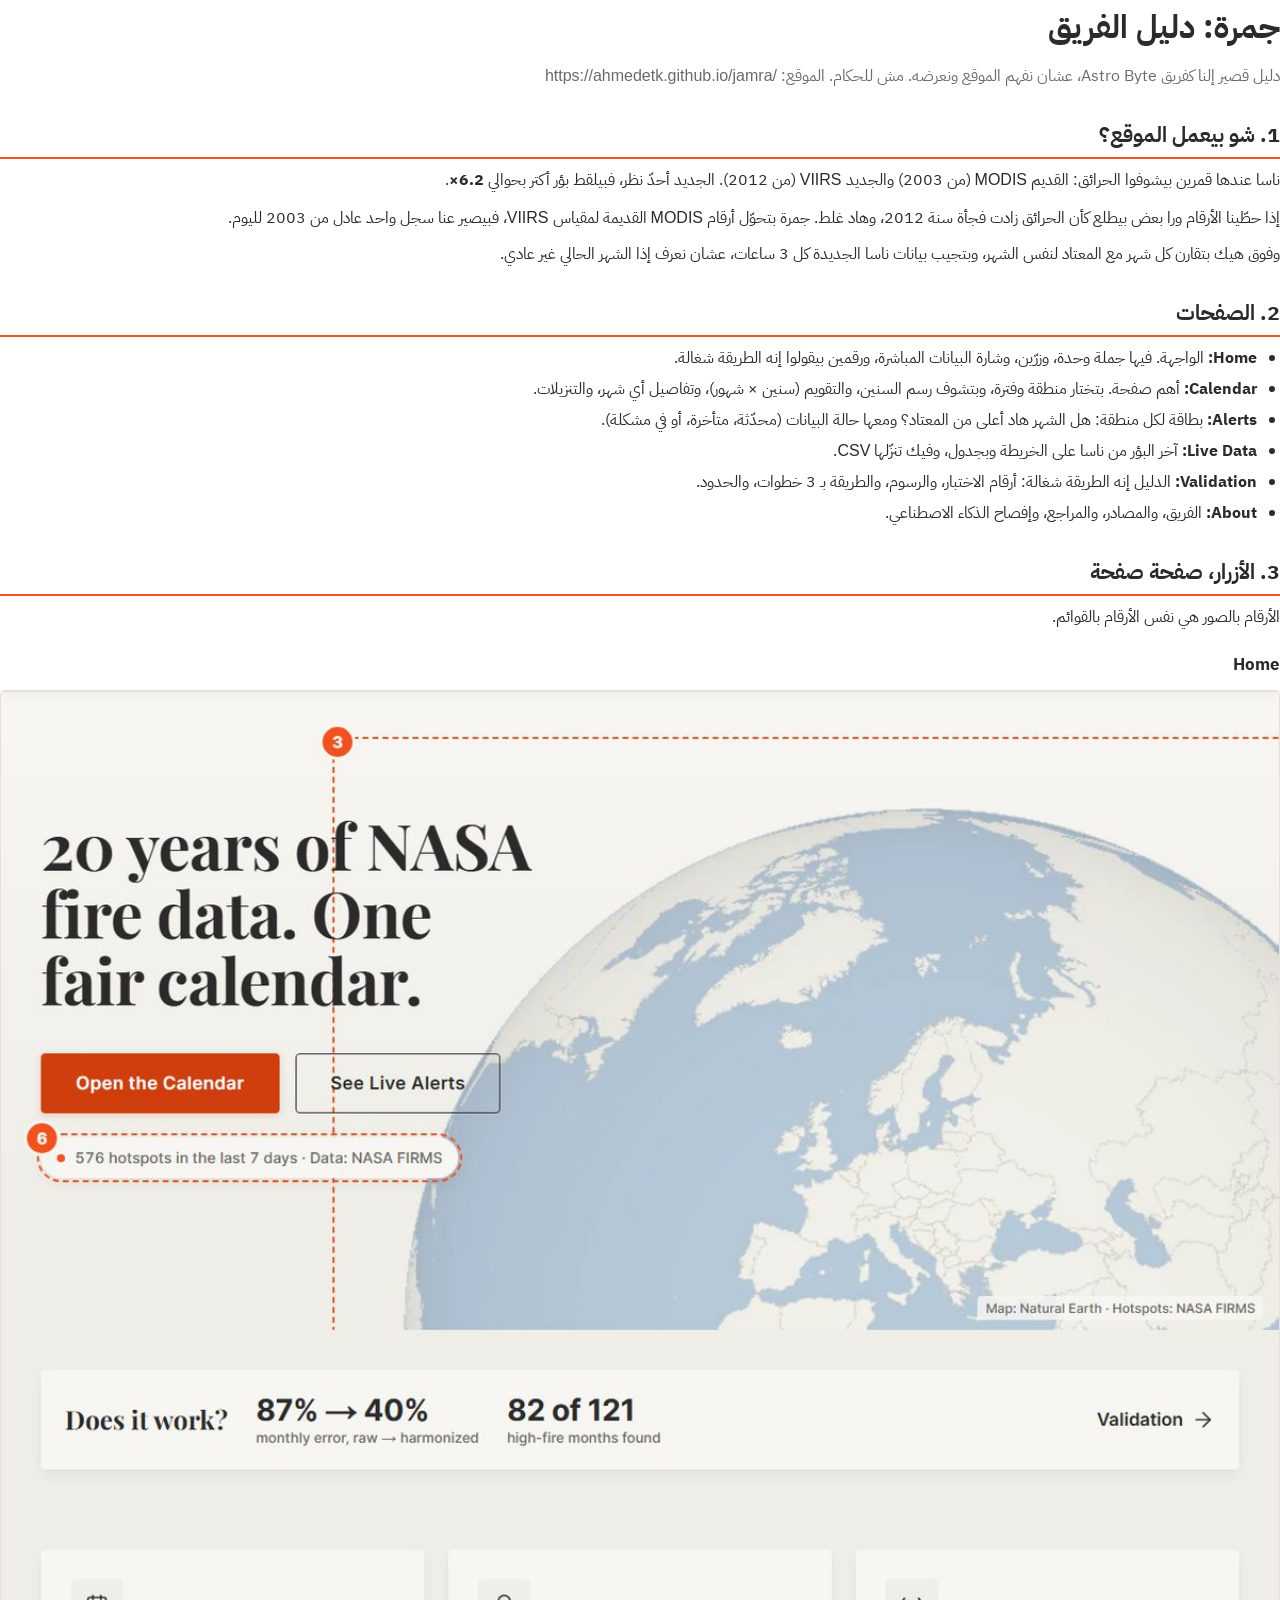
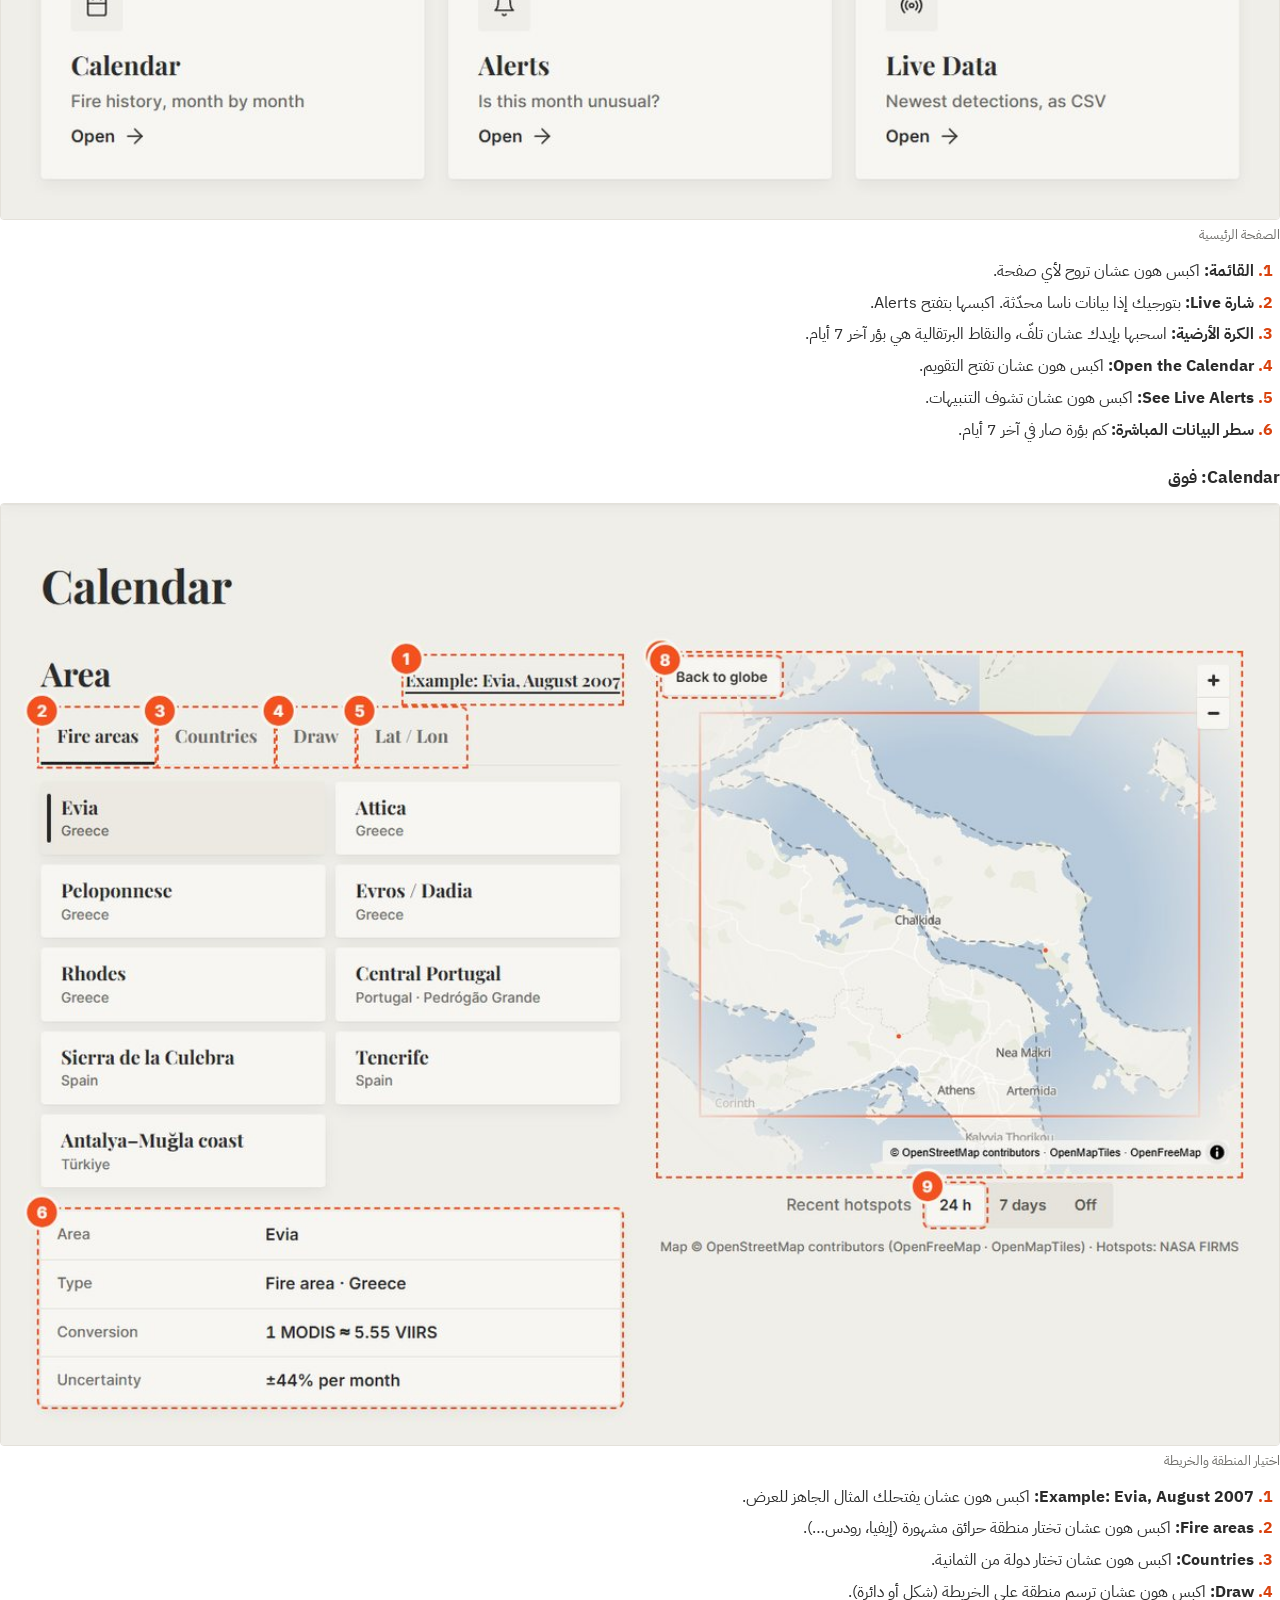
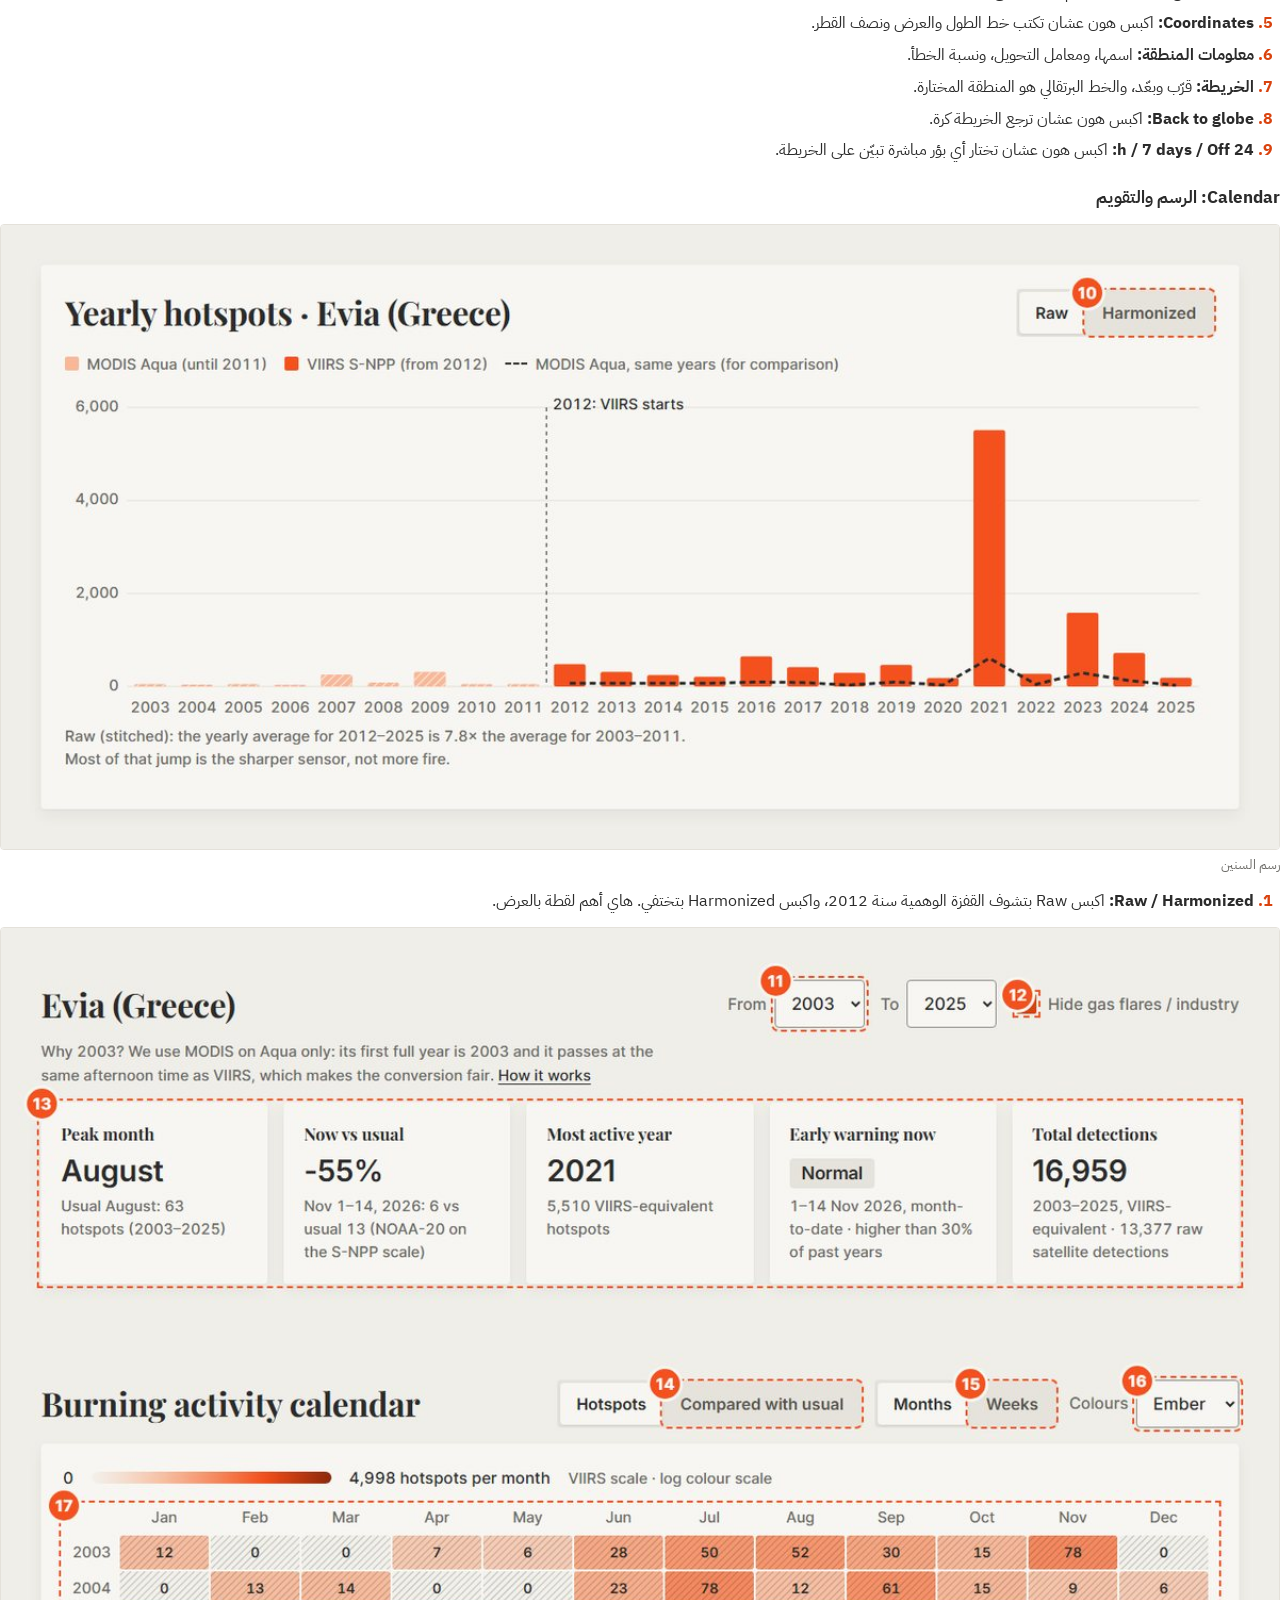
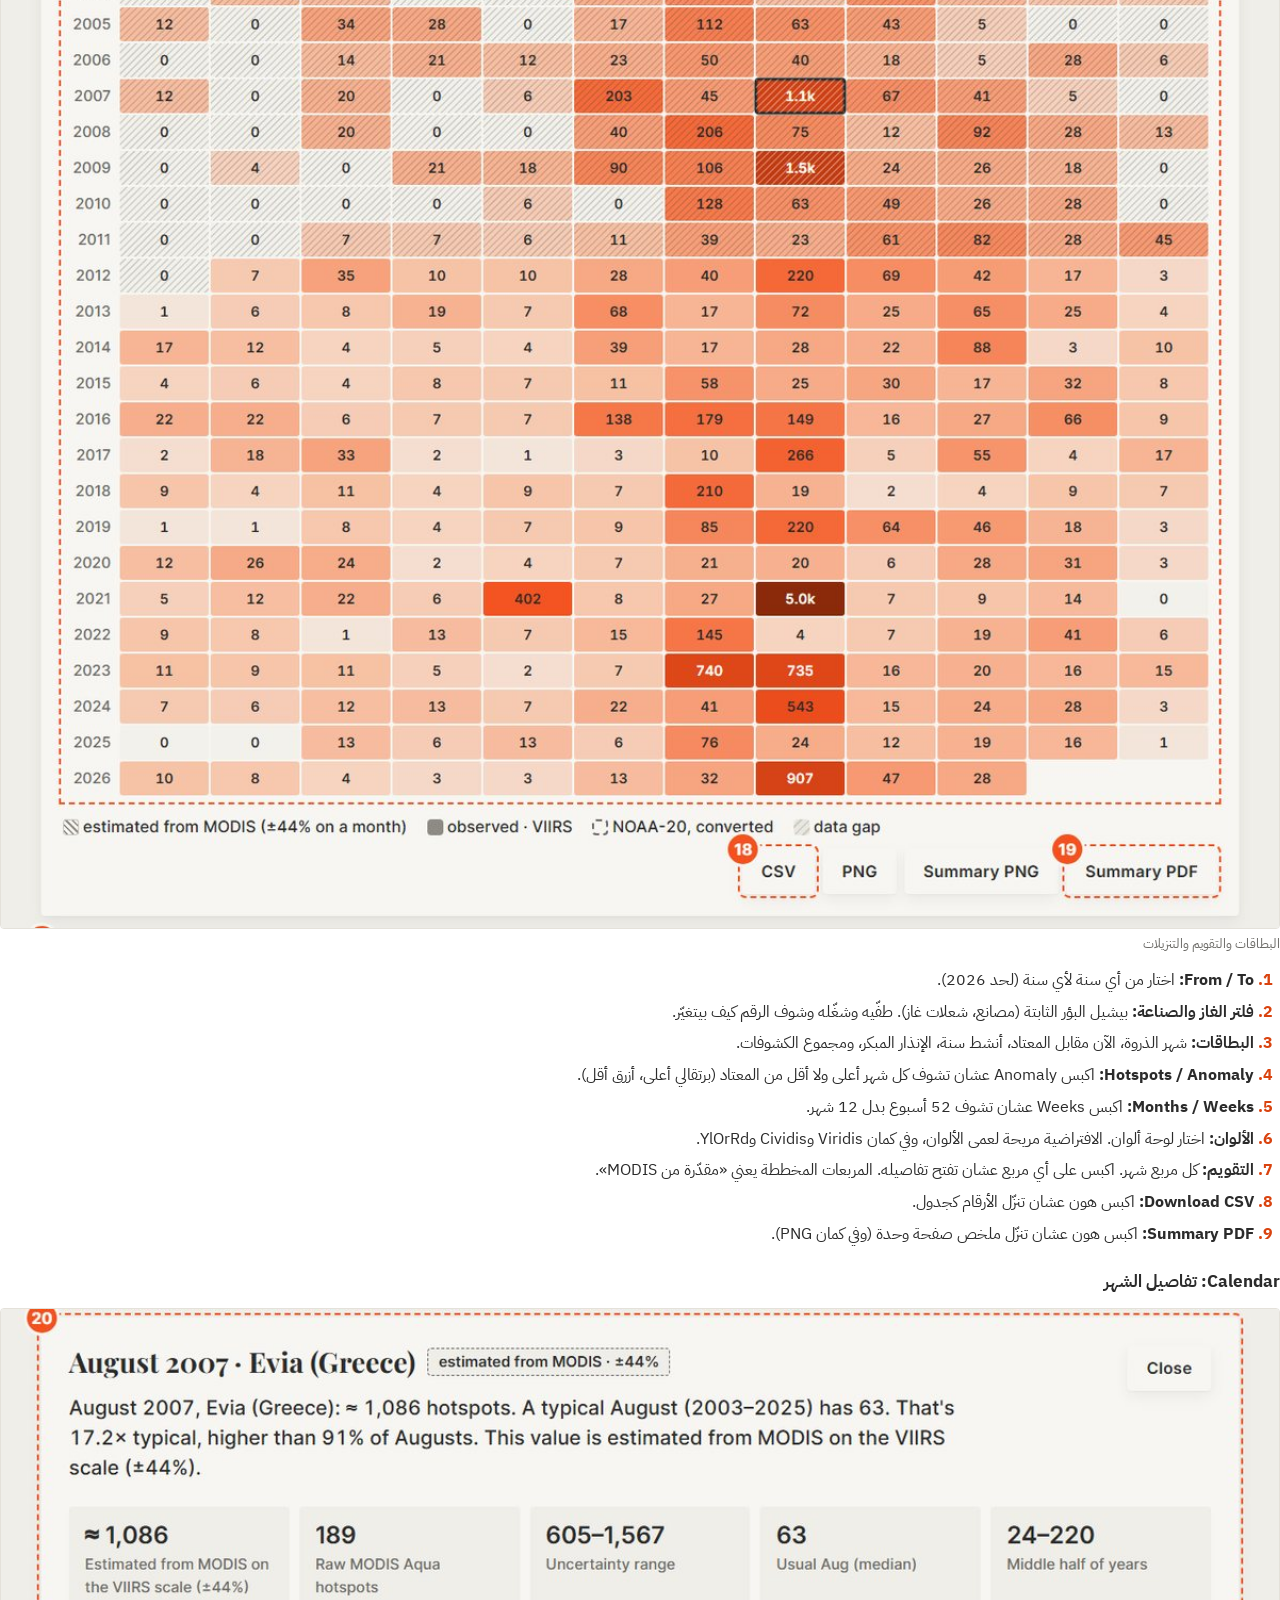
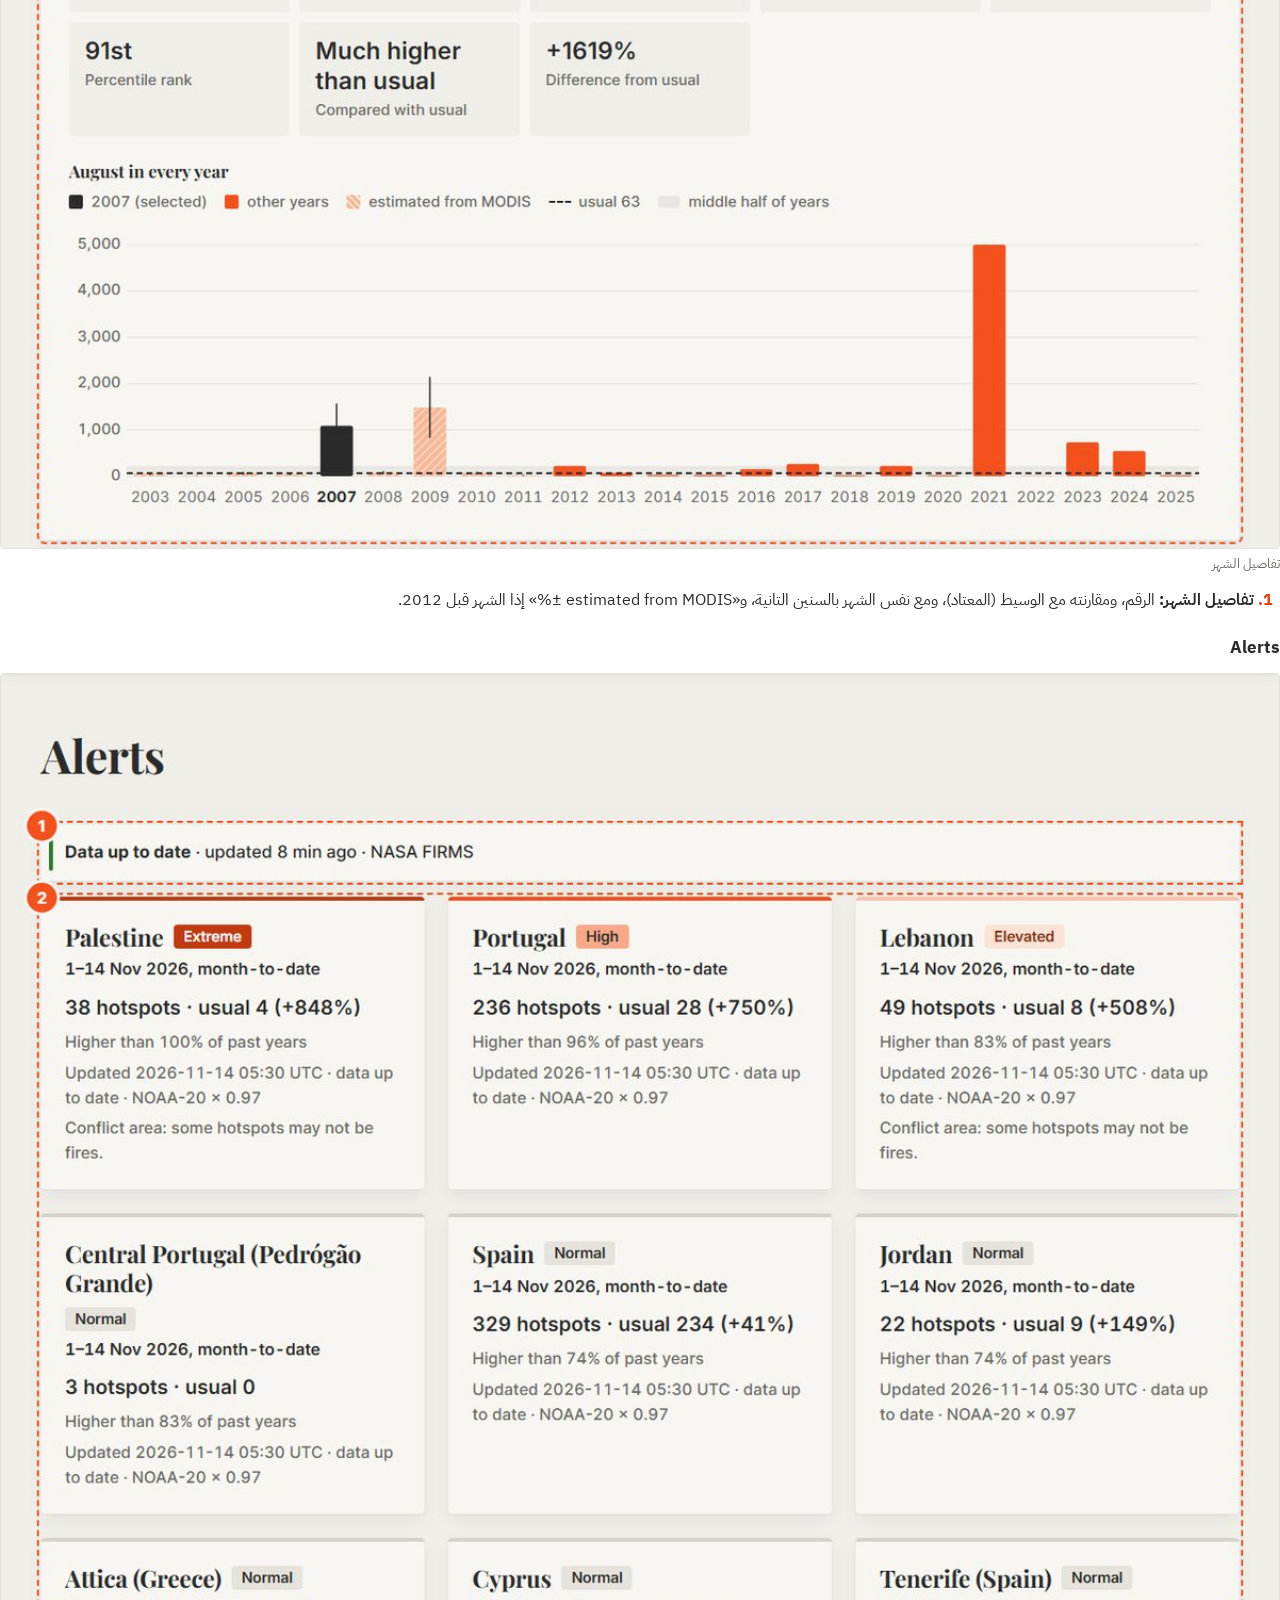
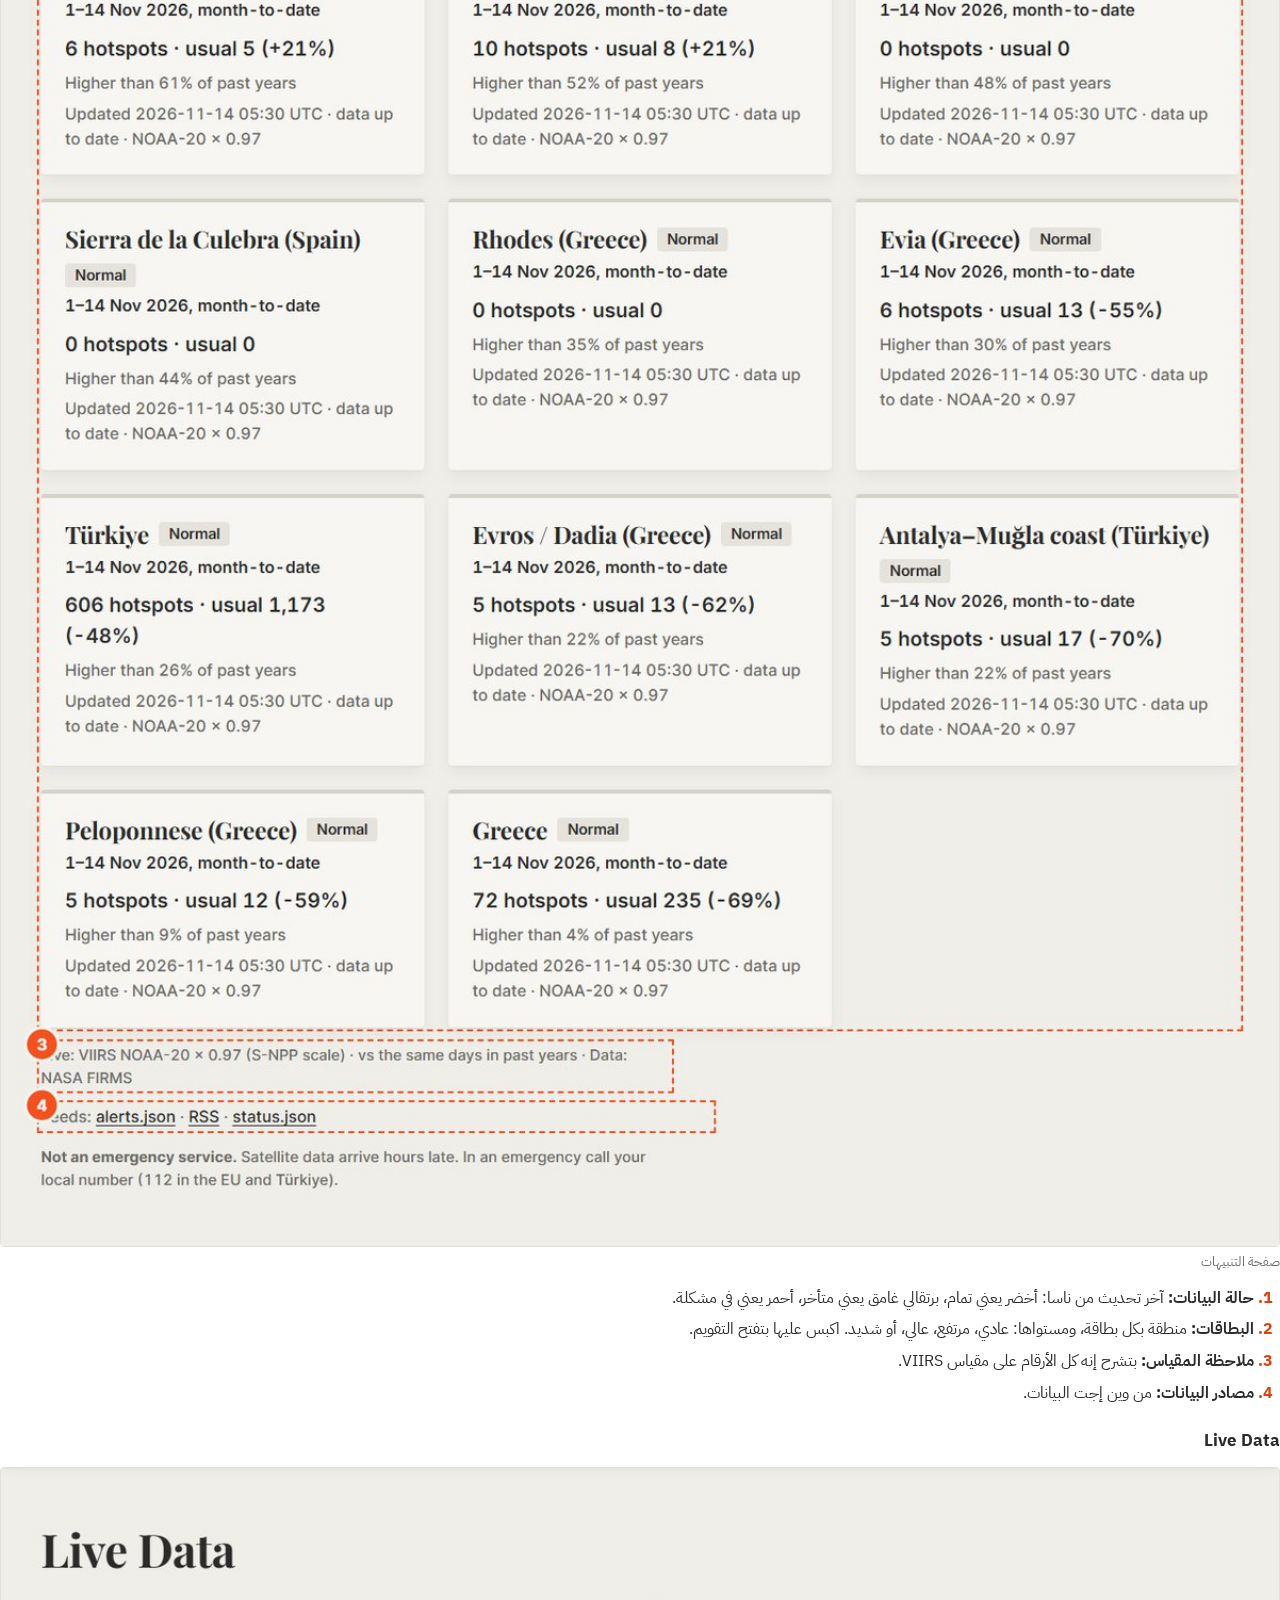
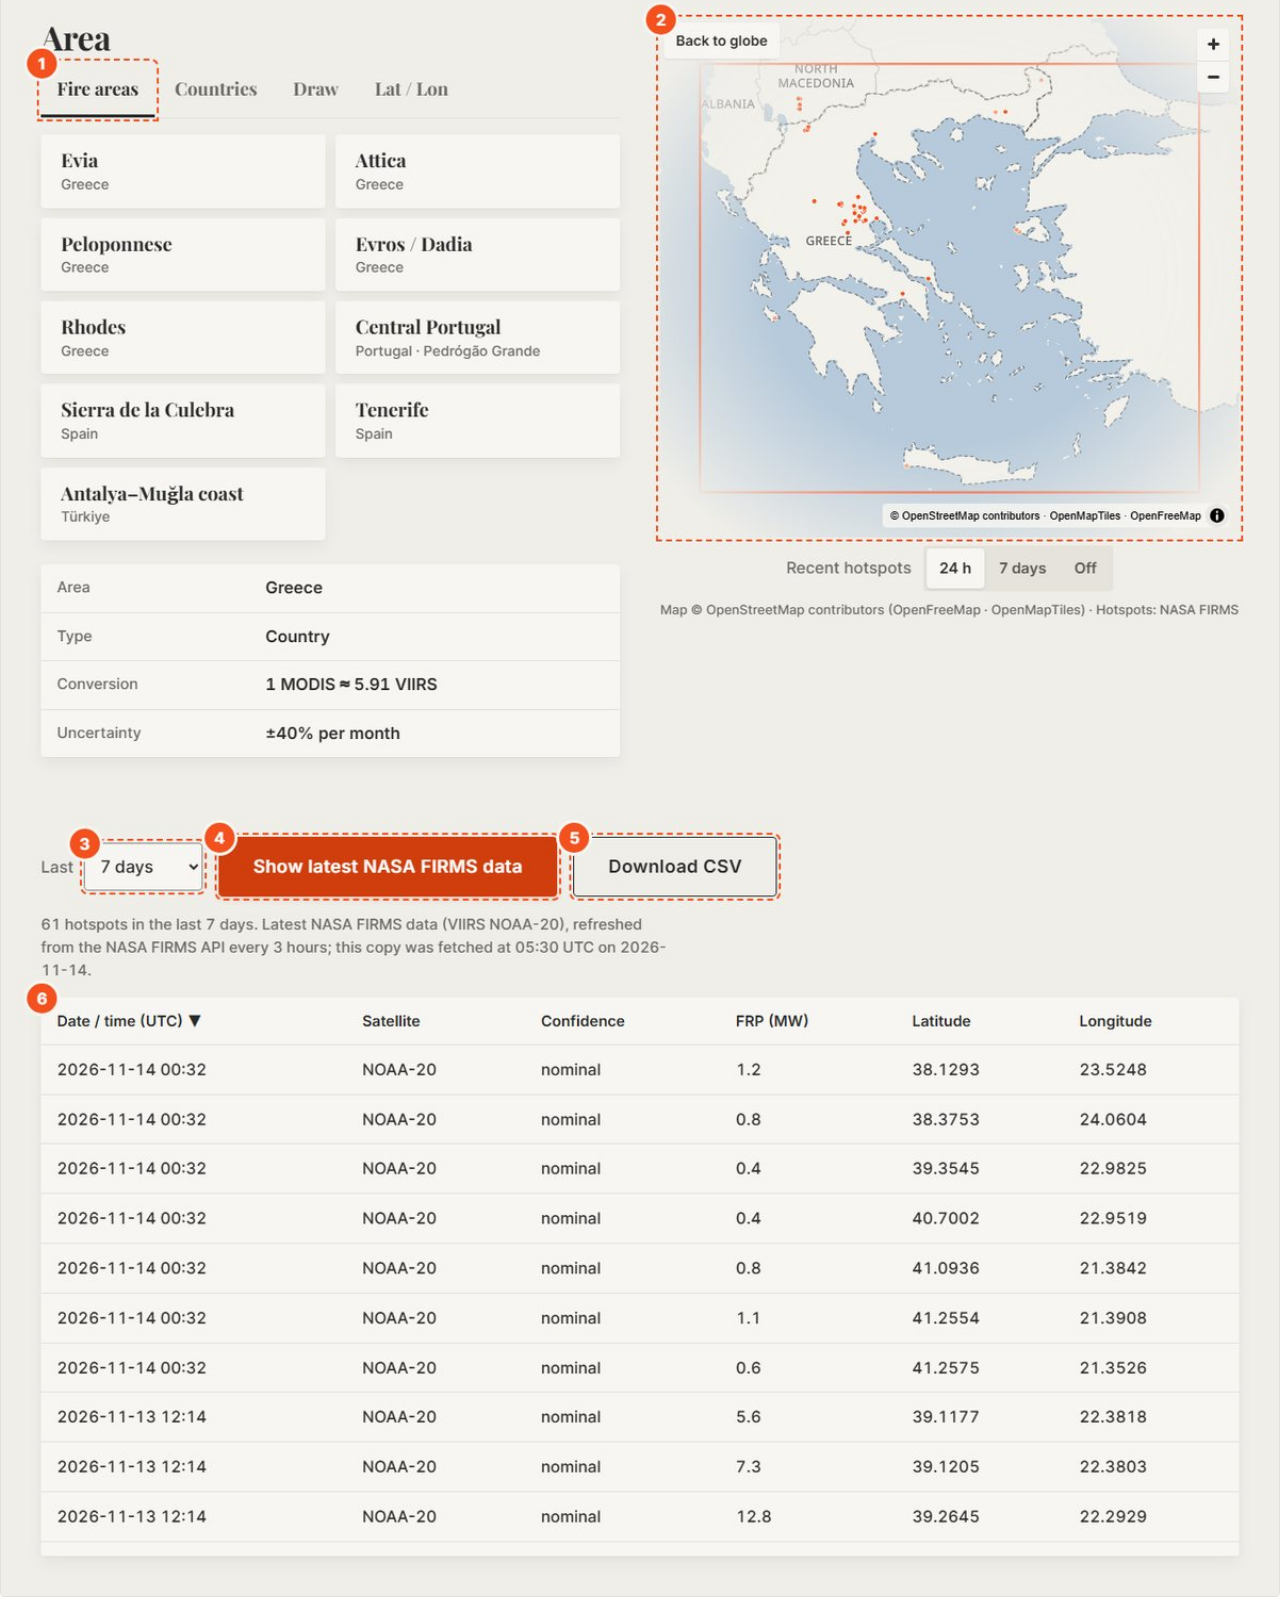
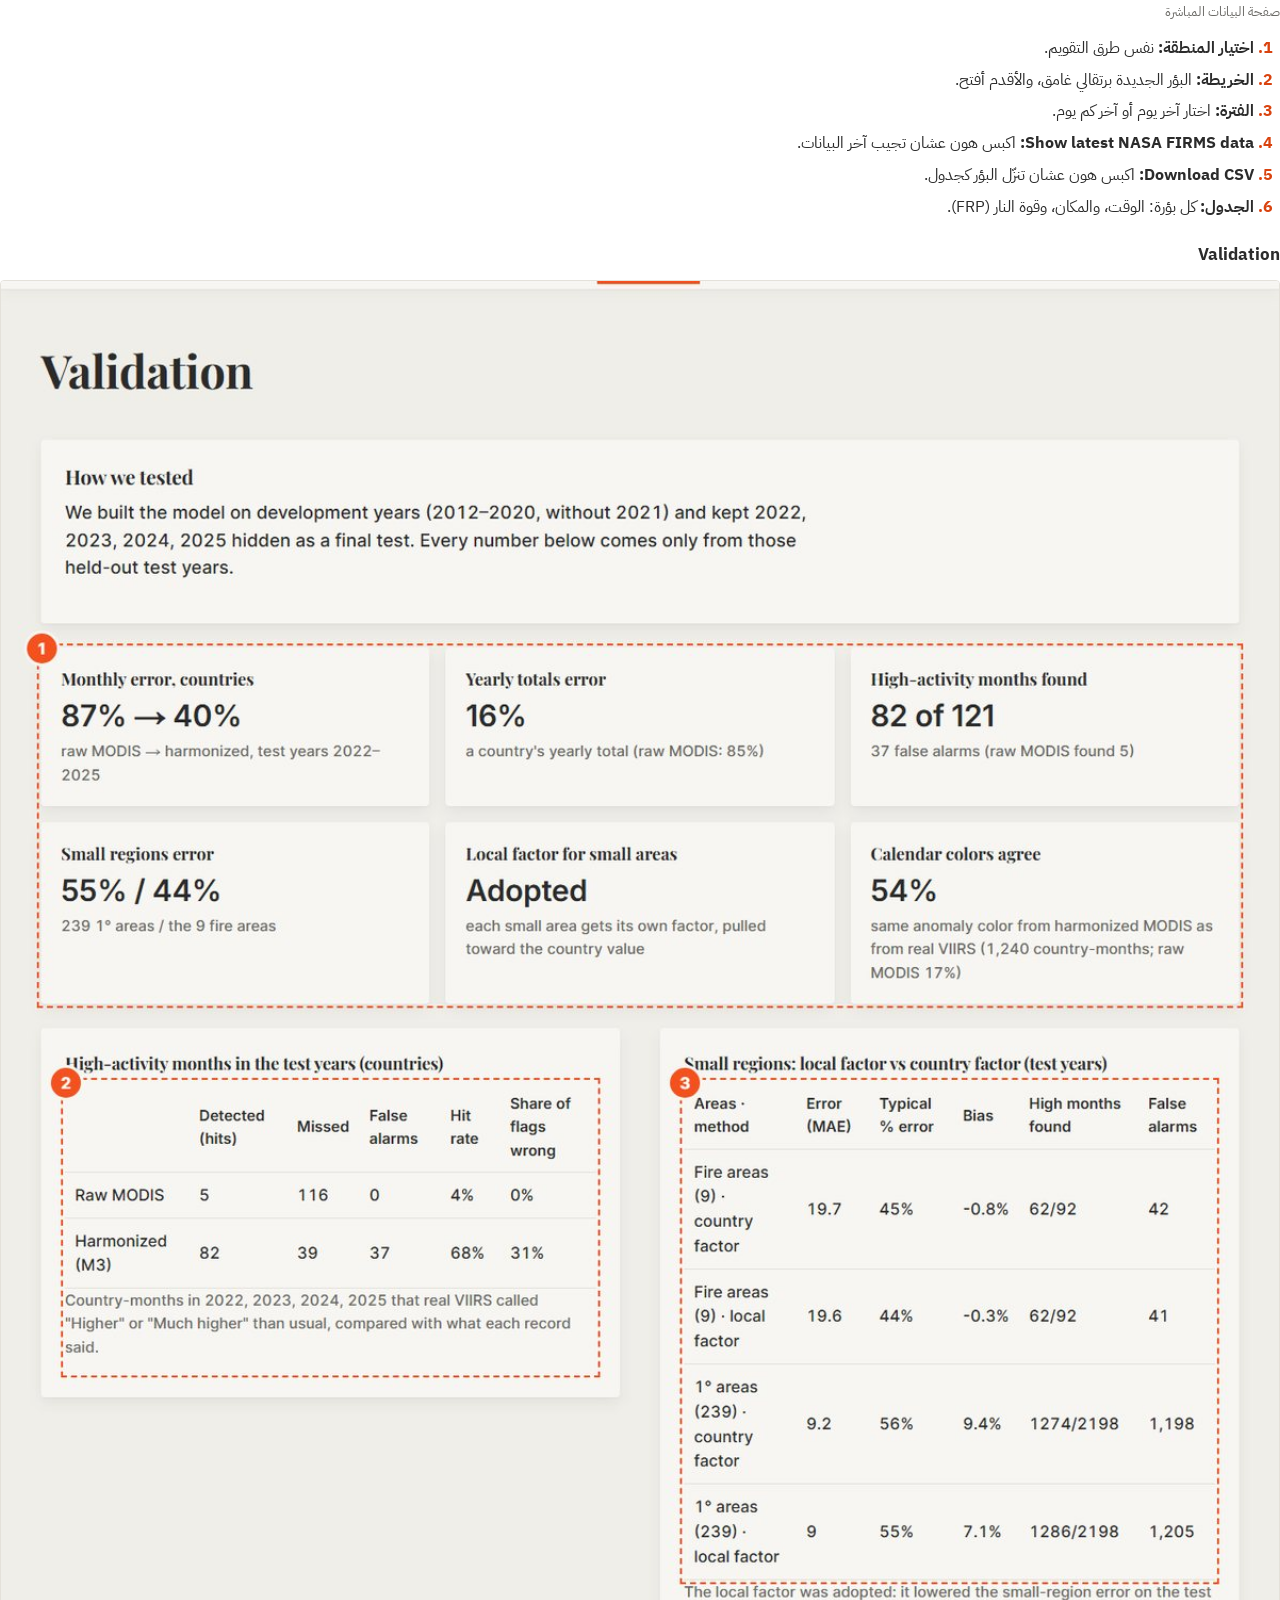
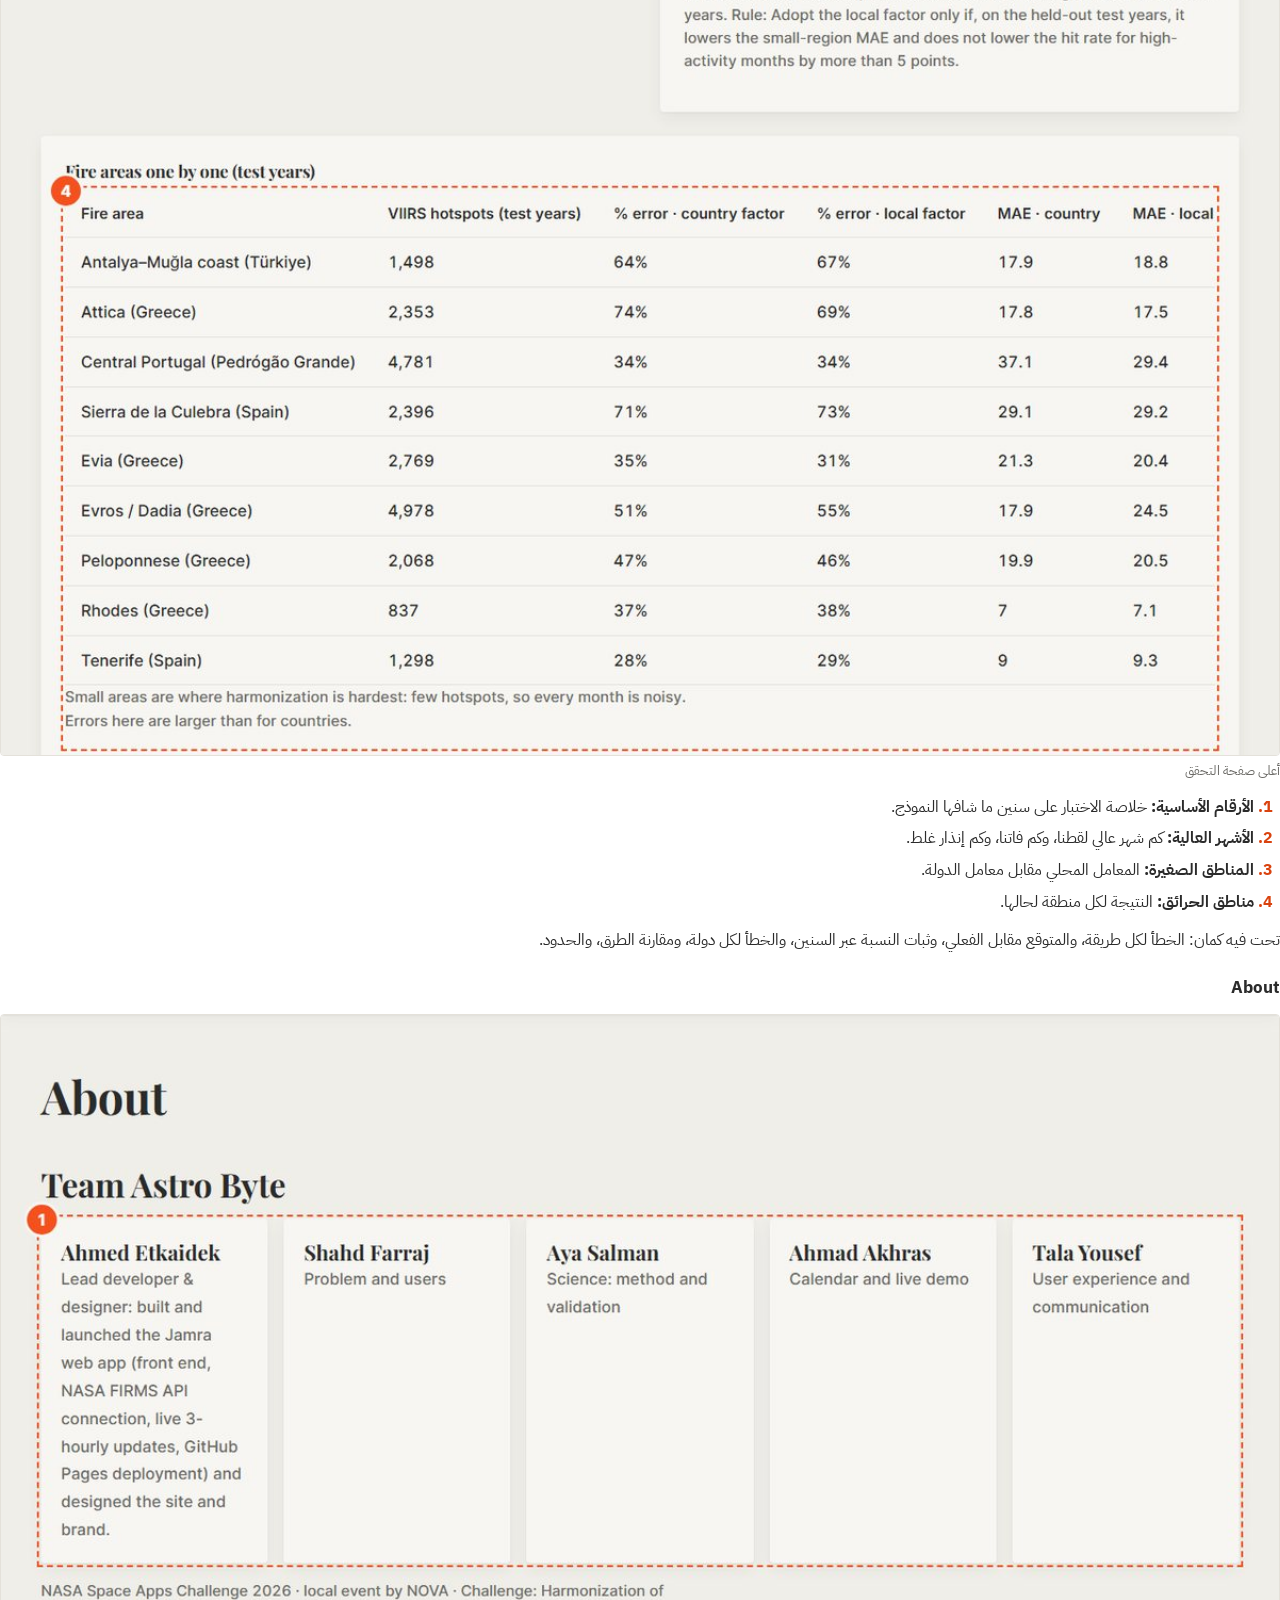
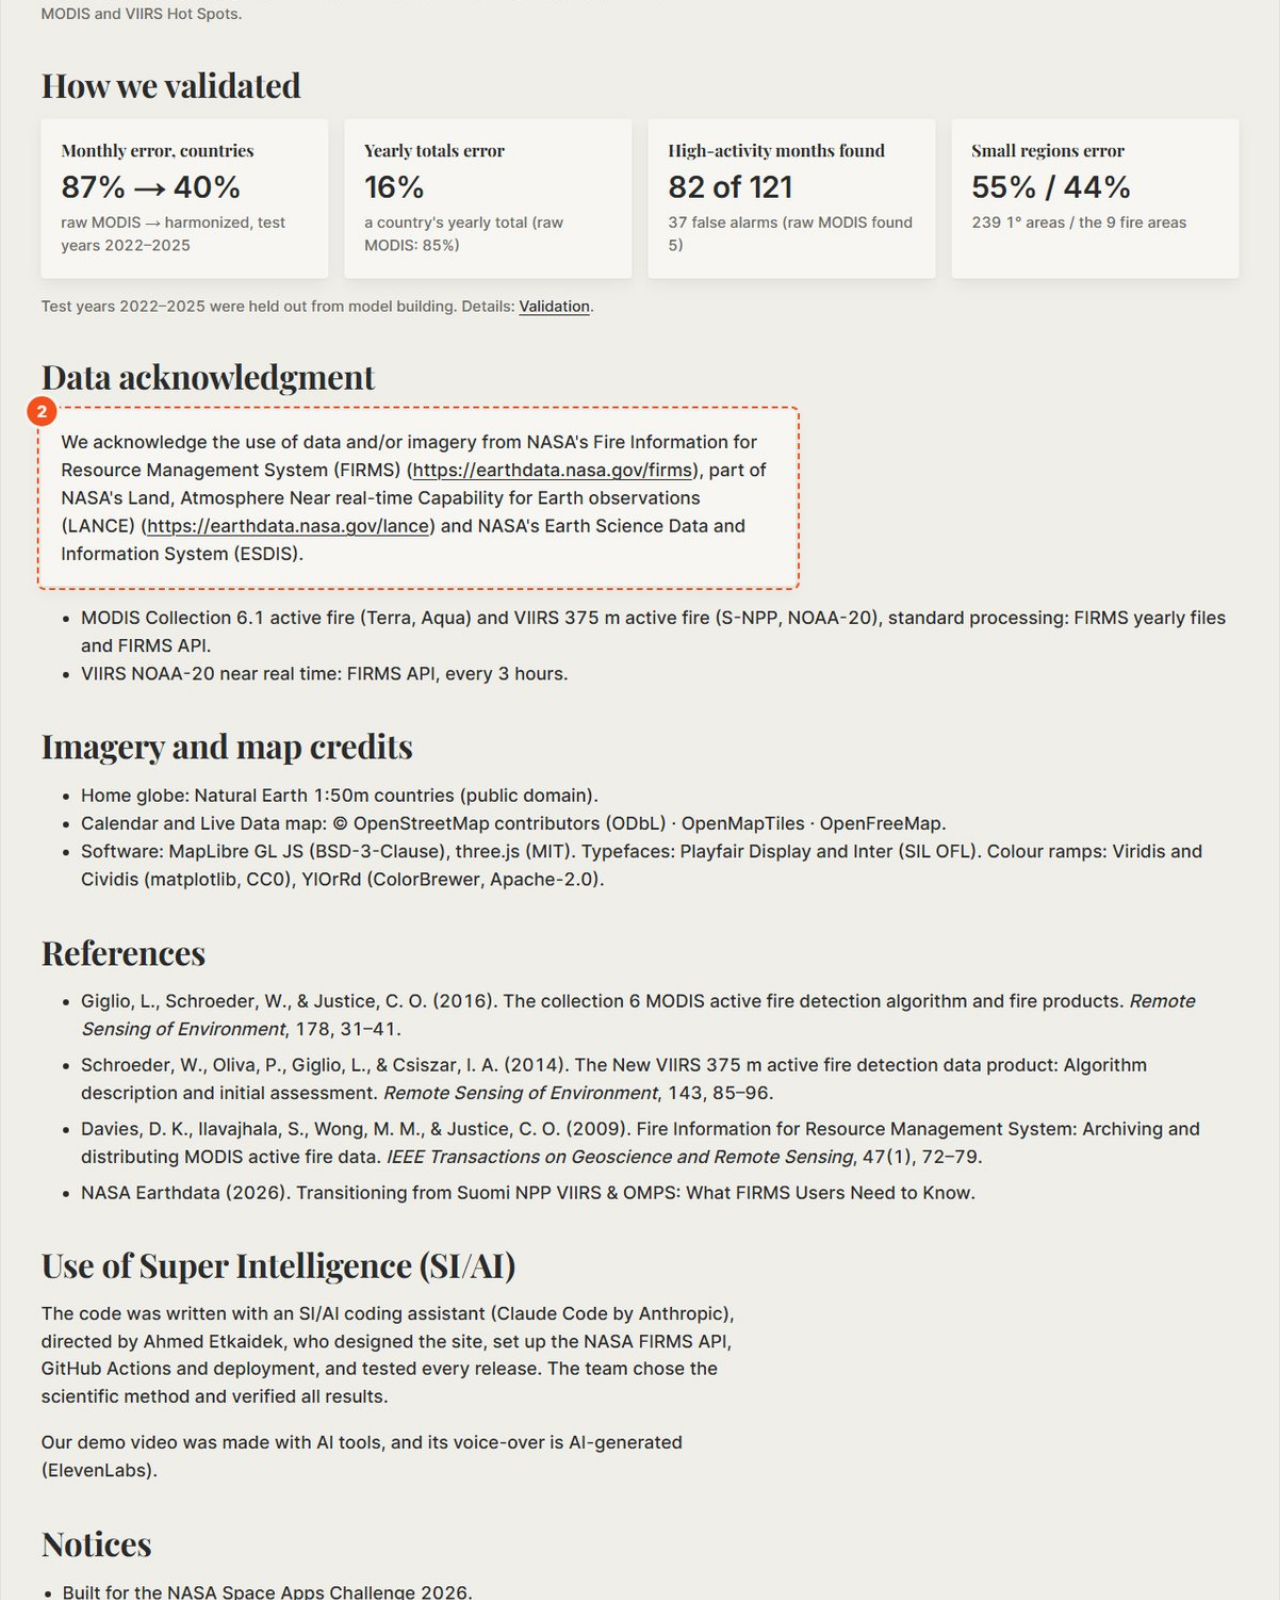
<file: report/Jamra_Guide_Team_AR.html>
<!doctype html><html lang="ar" dir="rtl"><head><meta charset="utf-8">
<title>جمرة: دليل الفريق</title>
<link href="https://fonts.googleapis.com/css2?family=IBM+Plex+Sans+Arabic:wght@400;600;700&display=swap" rel="stylesheet">
<style>
@page { size: A4; margin: 14mm 14mm 16mm; }
* { box-sizing: border-box; }
body { font-family: "IBM Plex Sans Arabic", "Segoe UI", Tahoma, sans-serif; color: #2B2B2B; font-size: 12pt; line-height: 1.7; margin: 0; background: #fff; }
h1 { font-size: 24pt; margin: 0 0 2mm; }
h2 { font-size: 16pt; margin: 7mm 0 2mm; padding-bottom: 1mm; border-bottom: 2px solid #F4511E; }
h3 { font-size: 13pt; margin: 5mm 0 1mm; }
p { margin: 0 0 2.5mm; }
.en { direction: ltr; unicode-bidi: isolate; font-family: "Segoe UI", Arial, sans-serif; }
.sub { color: #6B6A66; margin-bottom: 4mm; }
figure { margin: 3mm 0; break-inside: avoid; }
figure img { width: 100%; border: 1px solid #E4E1DA; border-radius: 4px; display: block; }
figcaption { font-size: 10pt; color: #6B6A66; margin-top: 1mm; }
.keys { margin: 2mm 0 3mm; padding-inline-start: 7mm; }
.keys li { margin-bottom: 1.2mm; }
.keys li::marker { font-weight: 700; color: #D9430F; }
ul { margin: 1mm 0 3mm; padding-inline-start: 6mm; }
li { margin-bottom: 1mm; }
.box { background: #F7F6F2; border-right: 4px solid #F4511E; padding: 3mm 4mm; margin: 3mm 0; border-radius: 4px; }
table { width: 100%; border-collapse: collapse; margin: 2mm 0 4mm; font-size: 11pt; }
th, td { border-bottom: 1px solid #E4E1DA; padding: 1.8mm 2mm; text-align: right; vertical-align: top; }
th { background: #F7F6F2; }
td.num { font-weight: 700; white-space: nowrap; }
.page { break-before: page; }
.qa b { display: block; margin-top: 2.5mm; }
</style></head><body>

<h1>جمرة: دليل الفريق</h1>
<p class="sub">دليل قصير إلنا كفريق Astro Byte، عشان نفهم الموقع ونعرضه. مش للحكام. الموقع: <span class="en">https://ahmedetk.github.io/jamra/</span></p>

<h2>1. شو بيعمل الموقع؟</h2>
<p>ناسا عندها قمرين بيشوفوا الحرائق: القديم <span class="en">MODIS</span> (من 2003) والجديد <span class="en">VIIRS</span> (من 2012). الجديد أحدّ نظر، فبيلقط بؤر أكتر بحوالي <b>6.2×</b>.</p>
<p>إذا حطّينا الأرقام ورا بعض بيطلع كأن الحرائق زادت فجأة سنة 2012، وهاد غلط. جمرة بتحوّل أرقام <span class="en">MODIS</span> القديمة لمقياس <span class="en">VIIRS</span>، فبيصير عنا سجل واحد عادل من 2003 لليوم.</p>
<p>وفوق هيك بتقارن كل شهر مع المعتاد لنفس الشهر، وبتجيب بيانات ناسا الجديدة كل 3 ساعات، عشان نعرف إذا الشهر الحالي غير عادي.</p>

<h2>2. الصفحات</h2>
<ul>
<li><b>Home:</b> الواجهة. فيها جملة وحدة، وزرّين، وشارة البيانات المباشرة، ورقمين بيقولوا إنه الطريقة شغالة.</li>
<li><b>Calendar:</b> أهم صفحة. بتختار منطقة وفترة، وبتشوف رسم السنين، والتقويم (سنين × شهور)، وتفاصيل أي شهر، والتنزيلات.</li>
<li><b>Alerts:</b> بطاقة لكل منطقة: هل الشهر هاد أعلى من المعتاد؟ ومعها حالة البيانات (محدّثة، متأخرة، أو في مشكلة).</li>
<li><b>Live Data:</b> آخر البؤر من ناسا على الخريطة وبجدول، وفيك تنزّلها <span class="en">CSV</span>.</li>
<li><b>Validation:</b> الدليل إنه الطريقة شغالة: أرقام الاختبار، والرسوم، والطريقة بـ 3 خطوات، والحدود.</li>
<li><b>About:</b> الفريق، والمصادر، والمراجع، وإفصاح الذكاء الاصطناعي.</li>
</ul>

<h2 class="page">3. الأزرار، صفحة صفحة</h2>
<p>الأرقام بالصور هي نفس الأرقام بالقوائم.</p>

<h3>Home</h3>
<figure><img src="img_team/home.jpg" alt=""><figcaption>الصفحة الرئيسية</figcaption></figure>
<ol class="keys"><li><b>القائمة:</b> اكبس هون عشان تروح لأي صفحة.</li><li><b>شارة Live:</b> بتورجيك إذا بيانات ناسا محدّثة. اكبسها بتفتح Alerts.</li><li><b>الكرة الأرضية:</b> اسحبها بإيدك عشان تلفّ، والنقاط البرتقالية هي بؤر آخر 7 أيام.</li><li><b>Open the Calendar:</b> اكبس هون عشان تفتح التقويم.</li><li><b>See Live Alerts:</b> اكبس هون عشان تشوف التنبيهات.</li><li><b>سطر البيانات المباشرة:</b> كم بؤرة صار في آخر 7 أيام.</li></ol>

<h3 class="page">Calendar: فوق</h3>
<figure><img src="img_team/cal_top.jpg" alt=""><figcaption>اختيار المنطقة والخريطة</figcaption></figure>
<ol class="keys"><li><b>Example: Evia, August 2007:</b> اكبس هون عشان يفتحلك المثال الجاهز للعرض.</li><li><b>Fire areas:</b> اكبس هون عشان تختار منطقة حرائق مشهورة (إيفيا، رودس…).</li><li><b>Countries:</b> اكبس هون عشان تختار دولة من الثمانية.</li><li><b>Draw:</b> اكبس هون عشان ترسم منطقة على الخريطة (شكل أو دائرة).</li><li><b>Coordinates:</b> اكبس هون عشان تكتب خط الطول والعرض ونصف القطر.</li><li><b>معلومات المنطقة:</b> اسمها، ومعامل التحويل، ونسبة الخطأ.</li><li><b>الخريطة:</b> قرّب وبعّد، والخط البرتقالي هو المنطقة المختارة.</li><li><b>Back to globe:</b> اكبس هون عشان ترجع الخريطة كرة.</li><li><b>24 h / 7 days / Off:</b> اكبس هون عشان تختار أي بؤر مباشرة تبيّن على الخريطة.</li></ol>

<h3 class="page">Calendar: الرسم والتقويم</h3>
<figure><img src="img_team/cal_chart.jpg" alt=""><figcaption>رسم السنين</figcaption></figure>
<ol class="keys"><li><b>Raw / Harmonized:</b> اكبس Raw بتشوف القفزة الوهمية سنة 2012، واكبس Harmonized بتختفي. هاي أهم لقطة بالعرض.</li></ol>
<figure><img src="img_team/cal_main.jpg" alt=""><figcaption>البطاقات والتقويم والتنزيلات</figcaption></figure>
<ol class="keys"><li><b>From / To:</b> اختار من أي سنة لأي سنة (لحد 2026).</li><li><b>فلتر الغاز والصناعة:</b> بيشيل البؤر الثابتة (مصانع، شعلات غاز). طفّيه وشغّله وشوف الرقم كيف بيتغيّر.</li><li><b>البطاقات:</b> شهر الذروة، الآن مقابل المعتاد، أنشط سنة، الإنذار المبكر، ومجموع الكشوفات.</li><li><b>Hotspots / Anomaly:</b> اكبس Anomaly عشان تشوف كل شهر أعلى ولا أقل من المعتاد (برتقالي أعلى، أزرق أقل).</li><li><b>Months / Weeks:</b> اكبس Weeks عشان تشوف 52 أسبوع بدل 12 شهر.</li><li><b>الألوان:</b> اختار لوحة ألوان. الافتراضية مريحة لعمى الألوان، وفي كمان Viridis وCividis وYlOrRd.</li><li><b>التقويم:</b> كل مربع شهر. اكبس على أي مربع عشان تفتح تفاصيله. المربعات المخططة يعني «مقدّرة من MODIS».</li><li><b>Download CSV:</b> اكبس هون عشان تنزّل الأرقام كجدول.</li><li><b>Summary PDF:</b> اكبس هون عشان تنزّل ملخص صفحة وحدة (وفي كمان PNG).</li></ol>

<h3 class="page">Calendar: تفاصيل الشهر</h3>
<figure><img src="img_team/cal_detail.jpg" alt=""><figcaption>تفاصيل الشهر</figcaption></figure>
<ol class="keys"><li><b>تفاصيل الشهر:</b> الرقم، ومقارنته مع الوسيط (المعتاد)، ومع نفس الشهر بالسنين التانية، و«estimated from MODIS ±%» إذا الشهر قبل 2012.</li></ol>

<h3>Alerts</h3>
<figure><img src="img_team/alerts.jpg" alt=""><figcaption>صفحة التنبيهات</figcaption></figure>
<ol class="keys"><li><b>حالة البيانات:</b> آخر تحديث من ناسا: أخضر يعني تمام، برتقالي غامق يعني متأخر، أحمر يعني في مشكلة.</li><li><b>البطاقات:</b> منطقة بكل بطاقة، ومستواها: عادي، مرتفع، عالي، أو شديد. اكبس عليها بتفتح التقويم.</li><li><b>ملاحظة المقياس:</b> بتشرح إنه كل الأرقام على مقياس VIIRS.</li><li><b>مصادر البيانات:</b> من وين إجت البيانات.</li></ol>

<h3 class="page">Live Data</h3>
<figure><img src="img_team/live.jpg" alt=""><figcaption>صفحة البيانات المباشرة</figcaption></figure>
<ol class="keys"><li><b>اختيار المنطقة:</b> نفس طرق التقويم.</li><li><b>الخريطة:</b> البؤر الجديدة برتقالي غامق، والأقدم أفتح.</li><li><b>الفترة:</b> اختار آخر يوم أو آخر كم يوم.</li><li><b>Show latest NASA FIRMS data:</b> اكبس هون عشان تجيب آخر البيانات.</li><li><b>Download CSV:</b> اكبس هون عشان تنزّل البؤر كجدول.</li><li><b>الجدول:</b> كل بؤرة: الوقت، والمكان، وقوة النار (FRP).</li></ol>

<h3 class="page">Validation</h3>
<figure><img src="img_team/validation.jpg" alt=""><figcaption>أعلى صفحة التحقق</figcaption></figure>
<ol class="keys"><li><b>الأرقام الأساسية:</b> خلاصة الاختبار على سنين ما شافها النموذج.</li><li><b>الأشهر العالية:</b> كم شهر عالي لقطنا، وكم فاتنا، وكم إنذار غلط.</li><li><b>المناطق الصغيرة:</b> المعامل المحلي مقابل معامل الدولة.</li><li><b>مناطق الحرائق:</b> النتيجة لكل منطقة لحالها.</li></ol>
<p>تحت فيه كمان: الخطأ لكل طريقة، والمتوقع مقابل الفعلي، وثبات النسبة عبر السنين، والخطأ لكل دولة، ومقارنة الطرق، والحدود.</p>

<h3>About</h3>
<figure><img src="img_team/about.jpg" alt=""><figcaption>صفحة من نحن</figcaption></figure>
<ol class="keys"><li><b>الفريق:</b> الخمسة وأدوارهم.</li><li><b>شكر ناسا FIRMS:</b> النص الرسمي اللي لازم يكون موجود.</li><li><b>GitHub:</b> اكبس هون عشان تفتح الكود.</li></ol>

<h2 class="page">4. كيف بتشتغل البيانات (ببساطة)</h2>
<ul>
<li><b>من وين؟</b> كل البيانات من <span class="en">NASA FIRMS</span>: الأرشيف السنوي للتاريخ، والـ <span class="en">API</span> للأيام الأخيرة.</li>
<li><b>ليش منحوّل MODIS لـ VIIRS؟</b> لأنه VIIRS هو القمر الحالي والجاي، والبيانات المباشرة كلها VIIRS. فمنحط القديم على مقياس الجديد، بدل ما نخرّب الجديد.</li>
<li><b>كيف منحوّل؟</b> بسنين التداخل (من 2012) القمرين شافوا نفس الحرائق. منحسب لكل دولة ولكل شهر: كم بؤرة VIIRS مقابل كل بؤرة MODIS. المناطق الصغيرة إلها معامل لحالها، بس بيقرب من معامل الدولة إذا بؤرها قليلة.</li>
<li><b>شو يعني «estimated from MODIS ±%»؟</b> يعني الرقم قبل 2012 مش مقاس بـ VIIRS، هو تقدير من MODIS. والـ ± هو هامش الخطأ المعتاد: حوالي <b>±40%</b> لشهر بدولة، و<b>±44%</b> لمنطقة صغيرة. وهاي المربعات بتطلع مخططة بالتقويم.</li>
<li><b>كل قديش بيتحدّث؟</b> كل 3 ساعات بيجيب بيانات ناسا الجديدة لحاله (<span class="en">GitHub Actions</span>)، وكل شهر بيعيد بناء الأرشيف كله.</li>
<li><b>S-NPP وقف؟</b> القمر S-NPP وقف بـ 2 نوفمبر 2026، فالبيانات المباشرة صارت من NOAA-20 (نفس الجهاز)، ومنضربها بـ <b>×0.97</b> عشان تضل على نفس المقياس.</li>
</ul>

<h2>5. أرقام لازم نحفظها</h2>
<table>
<tr><th>الرقم</th><th>شو معناه</th></tr>
<tr><td class="num">6.2×</td><td>VIIRS بيلقط بؤر أكتر من MODIS بهالقد (بسنين التداخل).</td></tr>
<tr><td class="num">87% ← 40%</td><td>الخطأ الشهري قبل التحويل وبعده (سنين الاختبار 2022–2025).</td></tr>
<tr><td class="num">16%</td><td>الخطأ على مجموع السنة لدولة.</td></tr>
<tr><td class="num">82 من 121</td><td>الأشهر العالية اللي لقطناها (MODIS الخام لقط 5 بس)، مع 37 إنذار غلط.</td></tr>
<tr><td class="num">55% / 44%</td><td>الخطأ بالمناطق الصغيرة: مربعات 1° / مناطق الحرائق التسعة.</td></tr>
<tr><td class="num">54%</td><td>نسبة الأشهر اللي لونها بالتقويم نفس لون VIIRS الحقيقي (بدون تحويل: 17%).</td></tr>
<tr><td class="num">±40% / ±16%</td><td>هامش الخطأ لشهر / لسنة.</td></tr>
<tr><td class="num">×0.97</td><td>معامل NOAA-20 ← S-NPP للبيانات المباشرة.</td></tr>
<tr><td class="num">0.57 مقابل 0.40</td><td>اختبار FRP: نسبة FRP أقل ثباتًا من العدد، فاستخدمنا العدد.</td></tr>
<tr><td class="num">1,086 (17.2×)</td><td>إيفيا آب 2007: عدد البؤر المقدّر (بين 605 و1,567) وقديش أكبر من وسيط آب.</td></tr>
<tr><td class="num">8 دول · من 2003</td><td>البرتغال، إسبانيا، اليونان، تركيا، قبرص، لبنان، الأردن، فلسطين.</td></tr>
</table>

<h2 class="page">6. خطوات العرض (دقيقتين)</h2>
<ol>
<li><b>Home</b>: «هاي جمرة: 20 سنة من بيانات حرائق ناسا بسجل واحد عادل». <span class="en">https://ahmedetk.github.io/jamra/</span></li>
<li>اكبس <b>Open the Calendar</b>.</li>
<li>بالرسم اكبس <b>Raw</b>: «شوفوا القفزة سنة 2012، هاي مش حرائق، هاي قمر أحدّ». بعدها <b>Harmonized</b>: «اختفت».</li>
<li>اكبس <b>Example: Evia, August 2007</b>.</li>
<li>بتفاصيل الشهر: «17.2× أكتر من آب العادي، ومكتوب estimated from MODIS مع هامش الخطأ».</li>
<li>افتح <b>Validation</b>: «اختبرناها على سنين مخفية: الخطأ نزل من 87% لـ 40%، ولقطنا 82 من 121 شهر عالي».</li>
<li>افتح <b>Alerts</b>: «كل بطاقة بتقول إذا الشهر الحالي أعلى من المعتاد، ومعها حالة البيانات».</li>
<li>افتح <b>Live Data</b> ← اكبس <b>Show latest NASA FIRMS data</b> ← <b>Download CSV</b>: «وهاي البيانات المباشرة من ناسا كل 3 ساعات».</li>
</ol>
<div class="box">نصيحة: افتحوا الموقع قبل العرض بدقيقة عشان يتحمّل ويتخزّن. ولو النت ضعيف، الموقع بيفتح من آخر نسخة محفوظة.</div>

<h2>7. أسئلة متوقعة من الحكام</h2>
<div class="qa">
<b>ليش ما استخدمتوا VIIRS بس؟</b>
<p>لأنه VIIRS بلش 2012، فبنخسر 9 سنين، منها حرائق اليونان 2007.</p>
<b>ليش حوّلتوا القديم للجديد مش العكس؟</b>
<p>لأنه البيانات المباشرة كلها VIIRS، فلازم التاريخ يكون على نفس مقياسها عشان نقارن «الآن» مع «المعتاد».</p>
<b>كيف بتعرفوا إنها شغالة؟</b>
<p>خبّينا سنين 2022–2025 وما استخدمناها وإحنا نبني النموذج، وبعدين اختبرنا عليها: الخطأ نزل من 87% لـ 40%، ولقطنا 82 من 121 شهر عالي.</p>
<b>ليش بلّشتوا من 2003؟</b>
<p>لأنا استخدمنا MODIS على القمر Aqua بس: أول سنة كاملة إله 2003، وبيمرق بنفس وقت VIIRS بعد الضهر، فبيشوفوا نفس الحرائق بنفس الساعة.</p>
<b>والنسبة بين القمرين ثابتة؟</b>
<p>فحصناها سنة بسنة، واستخدمنا بس سنين التداخل الثابتة للمعايرة (رسم «Is the VIIRS / MODIS ratio stable over time?» بصفحة Validation).</p>
<b>ليش عدد البؤر مش FRP؟</b>
<p>اختبرناها: نسبة FRP بين القمرين أقل ثباتًا (0.57 مقابل 0.40)، فضلّينا على العدد.</p>
<b>والمناطق الصغيرة؟</b>
<p>إلها معامل لحالها بيقرب من معامل الدولة إذا البؤر قليلة، وهامش الخطأ فيها أكبر (±44%)، ومكتوب هيك على الموقع.</p>
<b>كل بؤرة يعني حريق غابة؟</b>
<p>لأ. في حرق زراعي، وشعلات غاز، ومصانع. عنا فلتر بيشيل المصادر الثابتة، ومكتوب بالحدود.</p>
<b>منطقة برّا الدول الثمانية؟</b>
<p>بتطلع رسالة واضحة إنه التاريخ المعدّل بس للدول الثمانية، وبرّاها في بيانات مباشرة بس، مع رابط لأقرب منطقة.</p>
<b>هل هي خدمة طوارئ؟</b>
<p>لأ. بيانات الأقمار بتتأخر ساعات. هي أداة للإنذار المبكر والتخطيط.</p>
<b>استخدمتوا ذكاء اصطناعي؟</b>
<p>آه، ومكتوب بصفحة About: الكود كُتب بمساعد برمجة (Claude Code من Anthropic) بتوجيه من أحمد اتكيدك، اللي صمّم الموقع، وجهّز واجهة ناسا وGitHub Actions والنشر، واختبر كل إصدار. والفريق اختار الطريقة العلمية وتحقق من كل النتائج.</p>
<b>الألوان مناسبة لعمى الألوان؟</b>
<p>آه. اللوحة الافتراضية بتتدرّج بالفتاحة، وفي Viridis وCividis، والمقارنة دايمًا معها كلمة مكتوبة مش بس لون.</p>
</div>
</body></html>
</file>
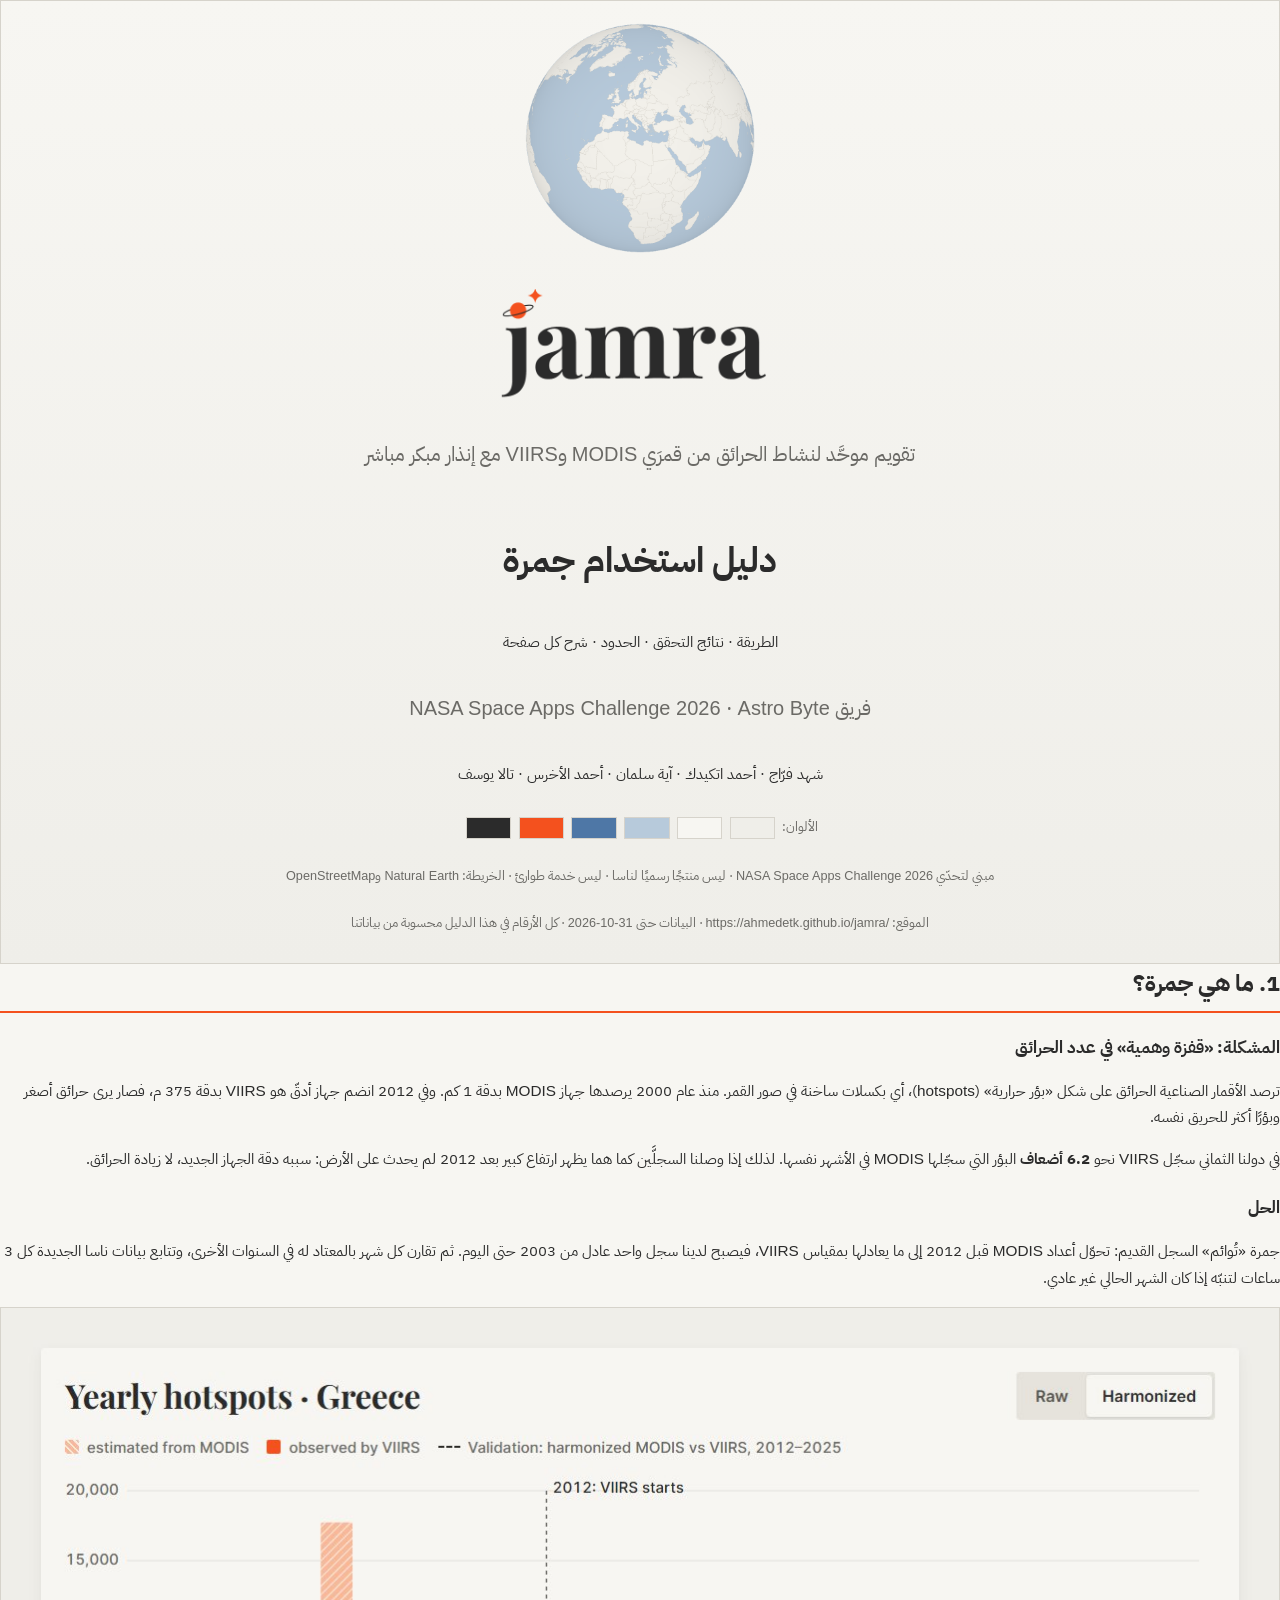
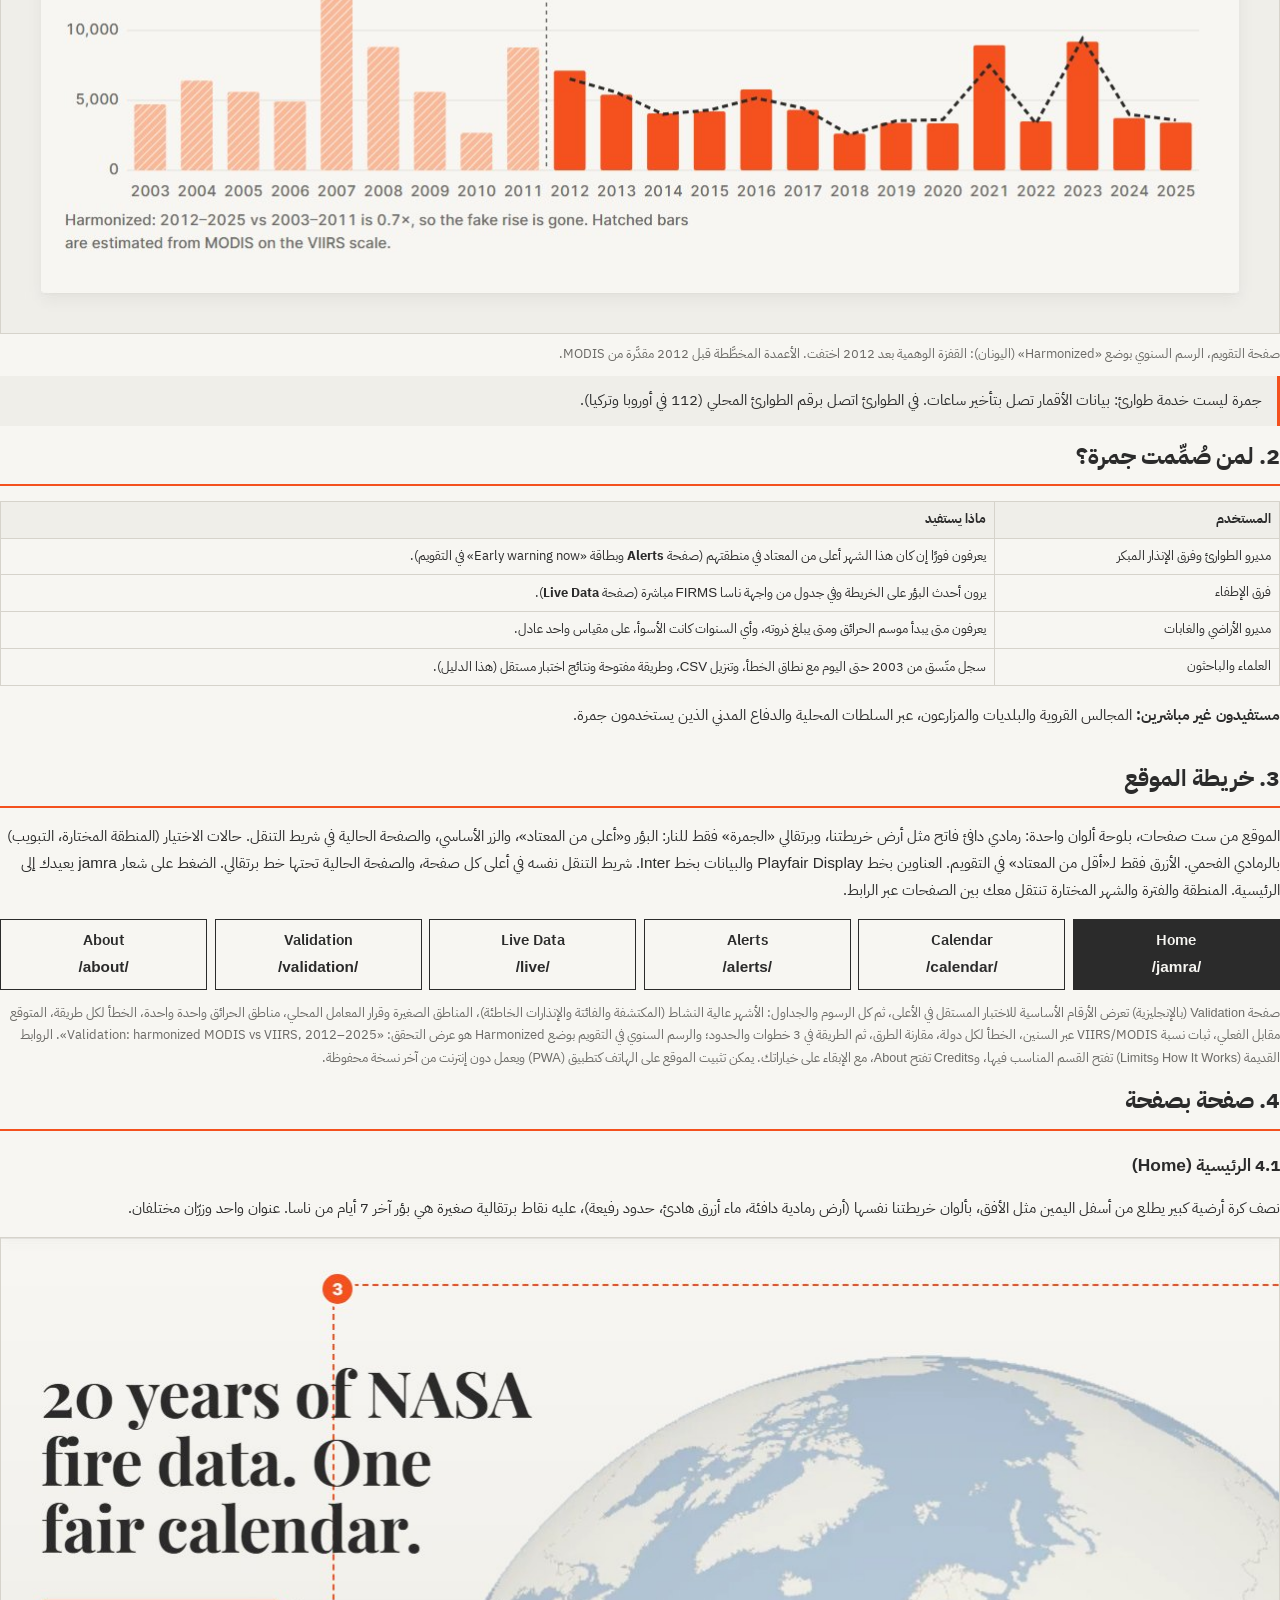
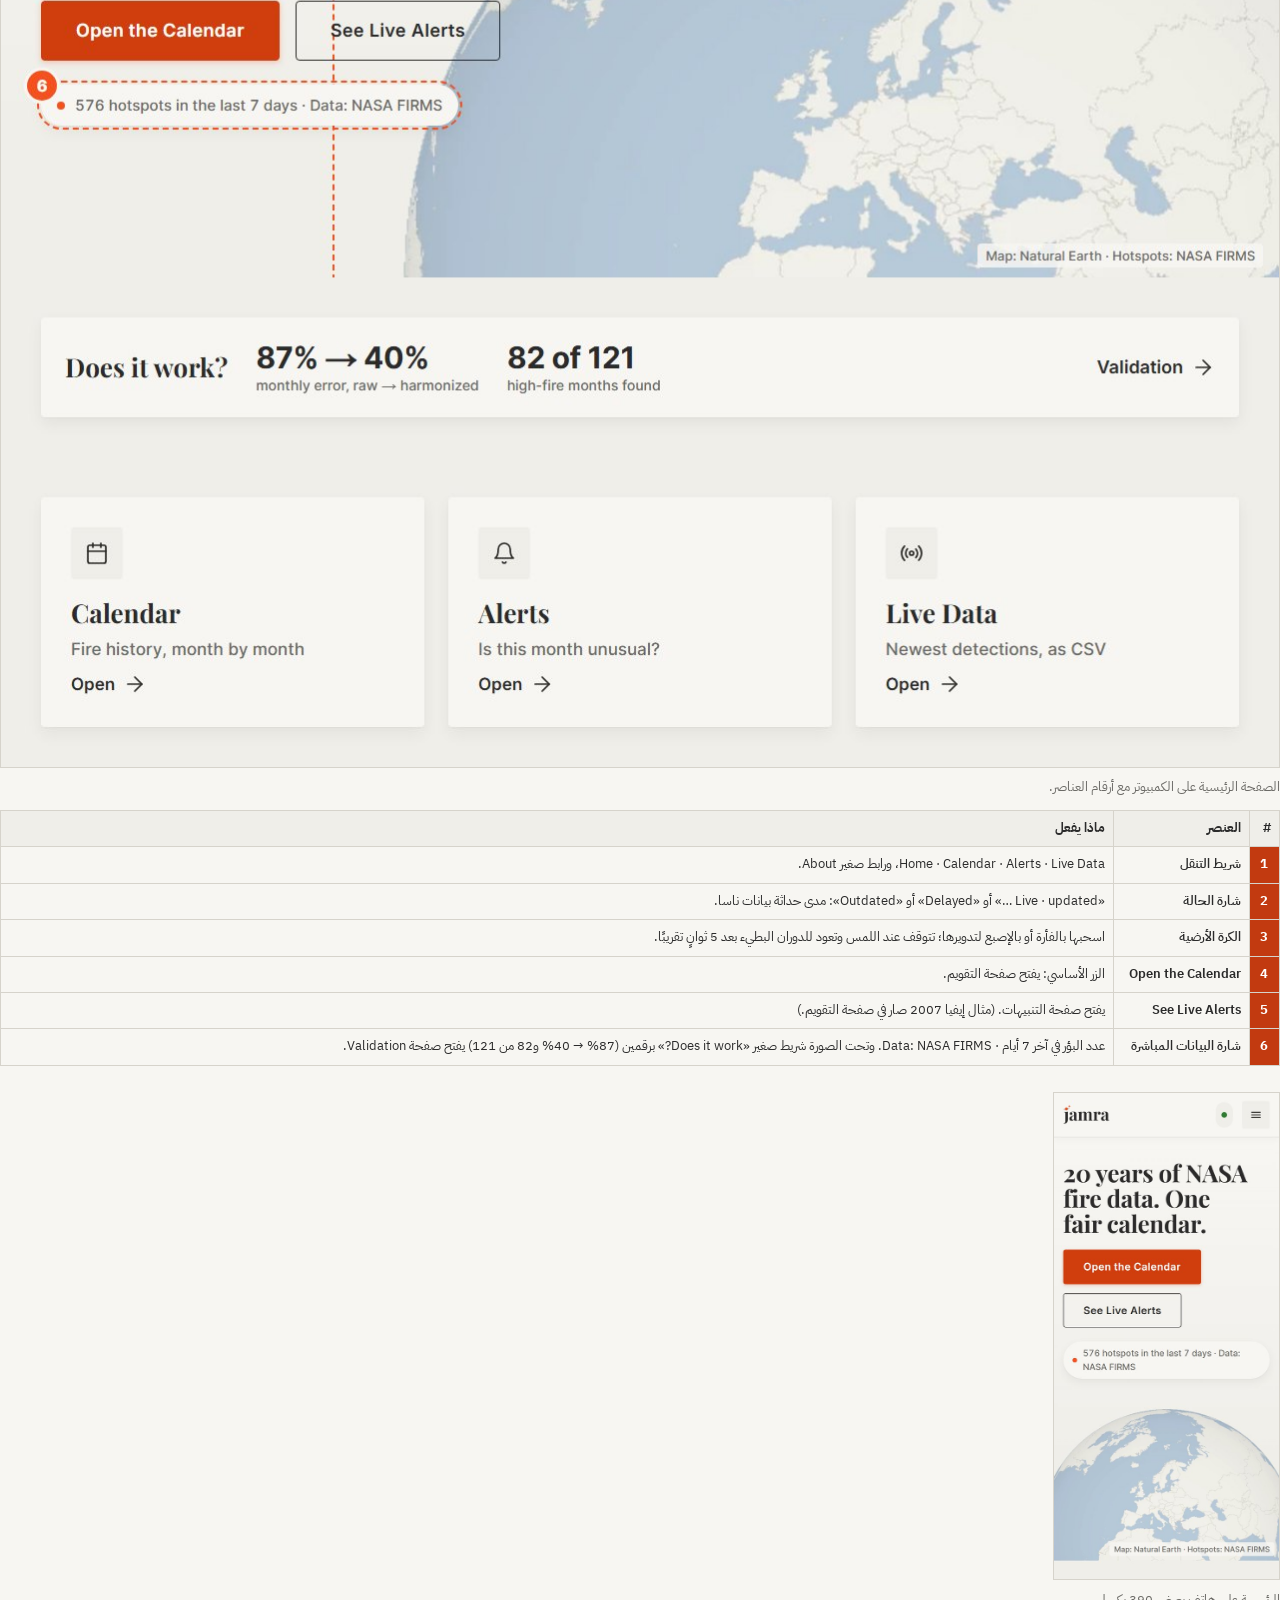
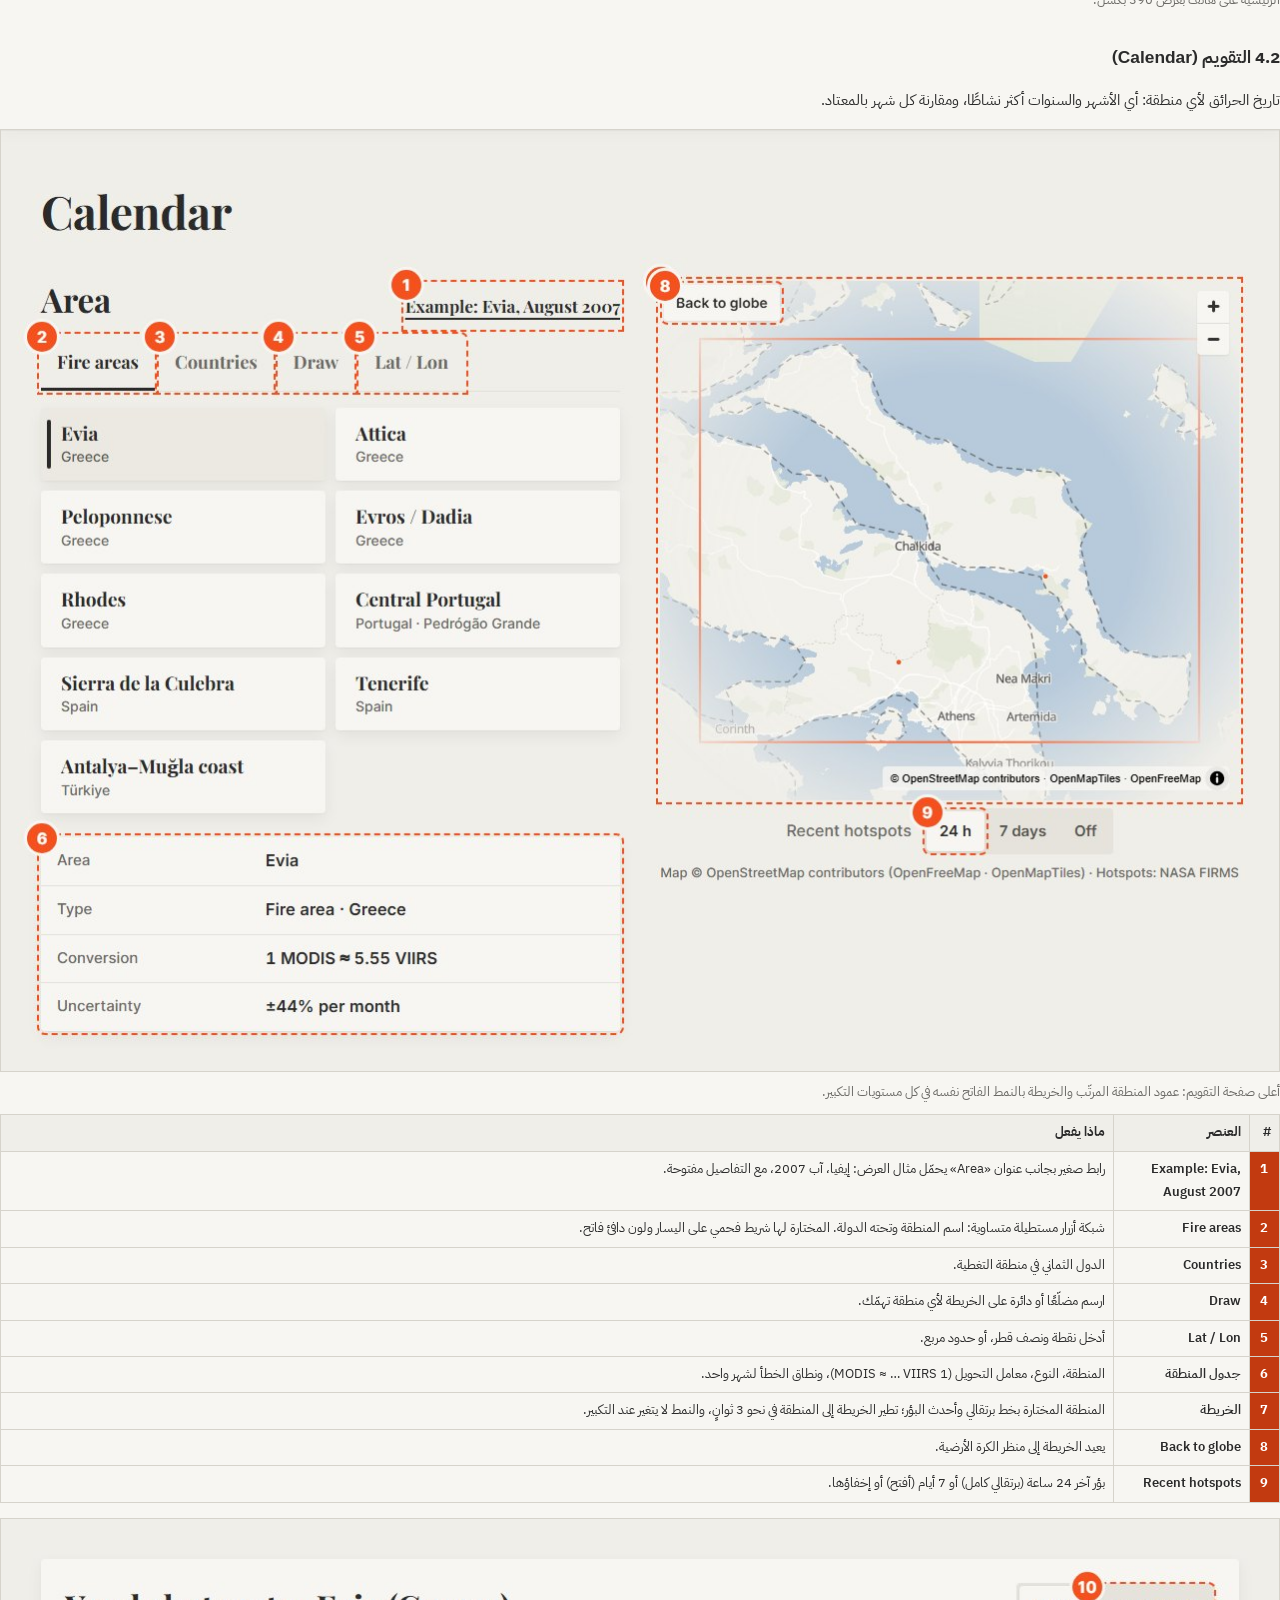
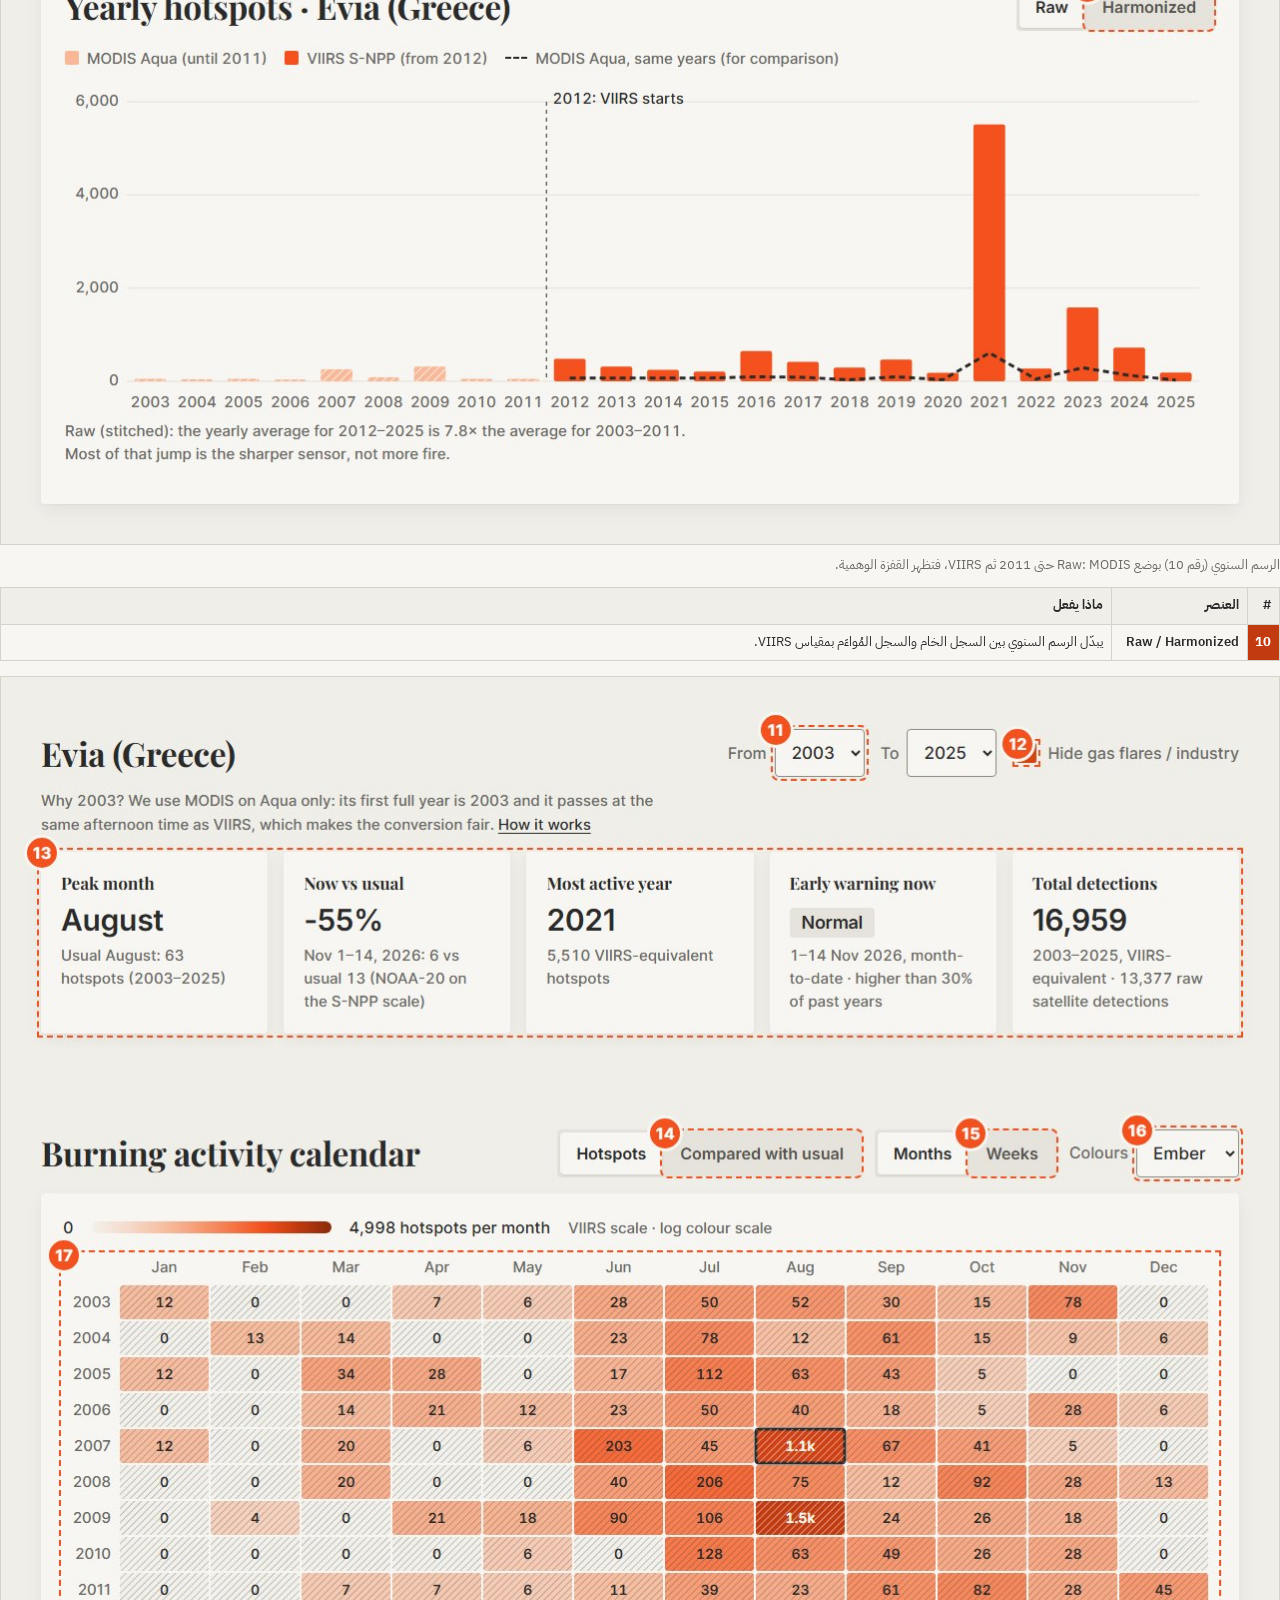
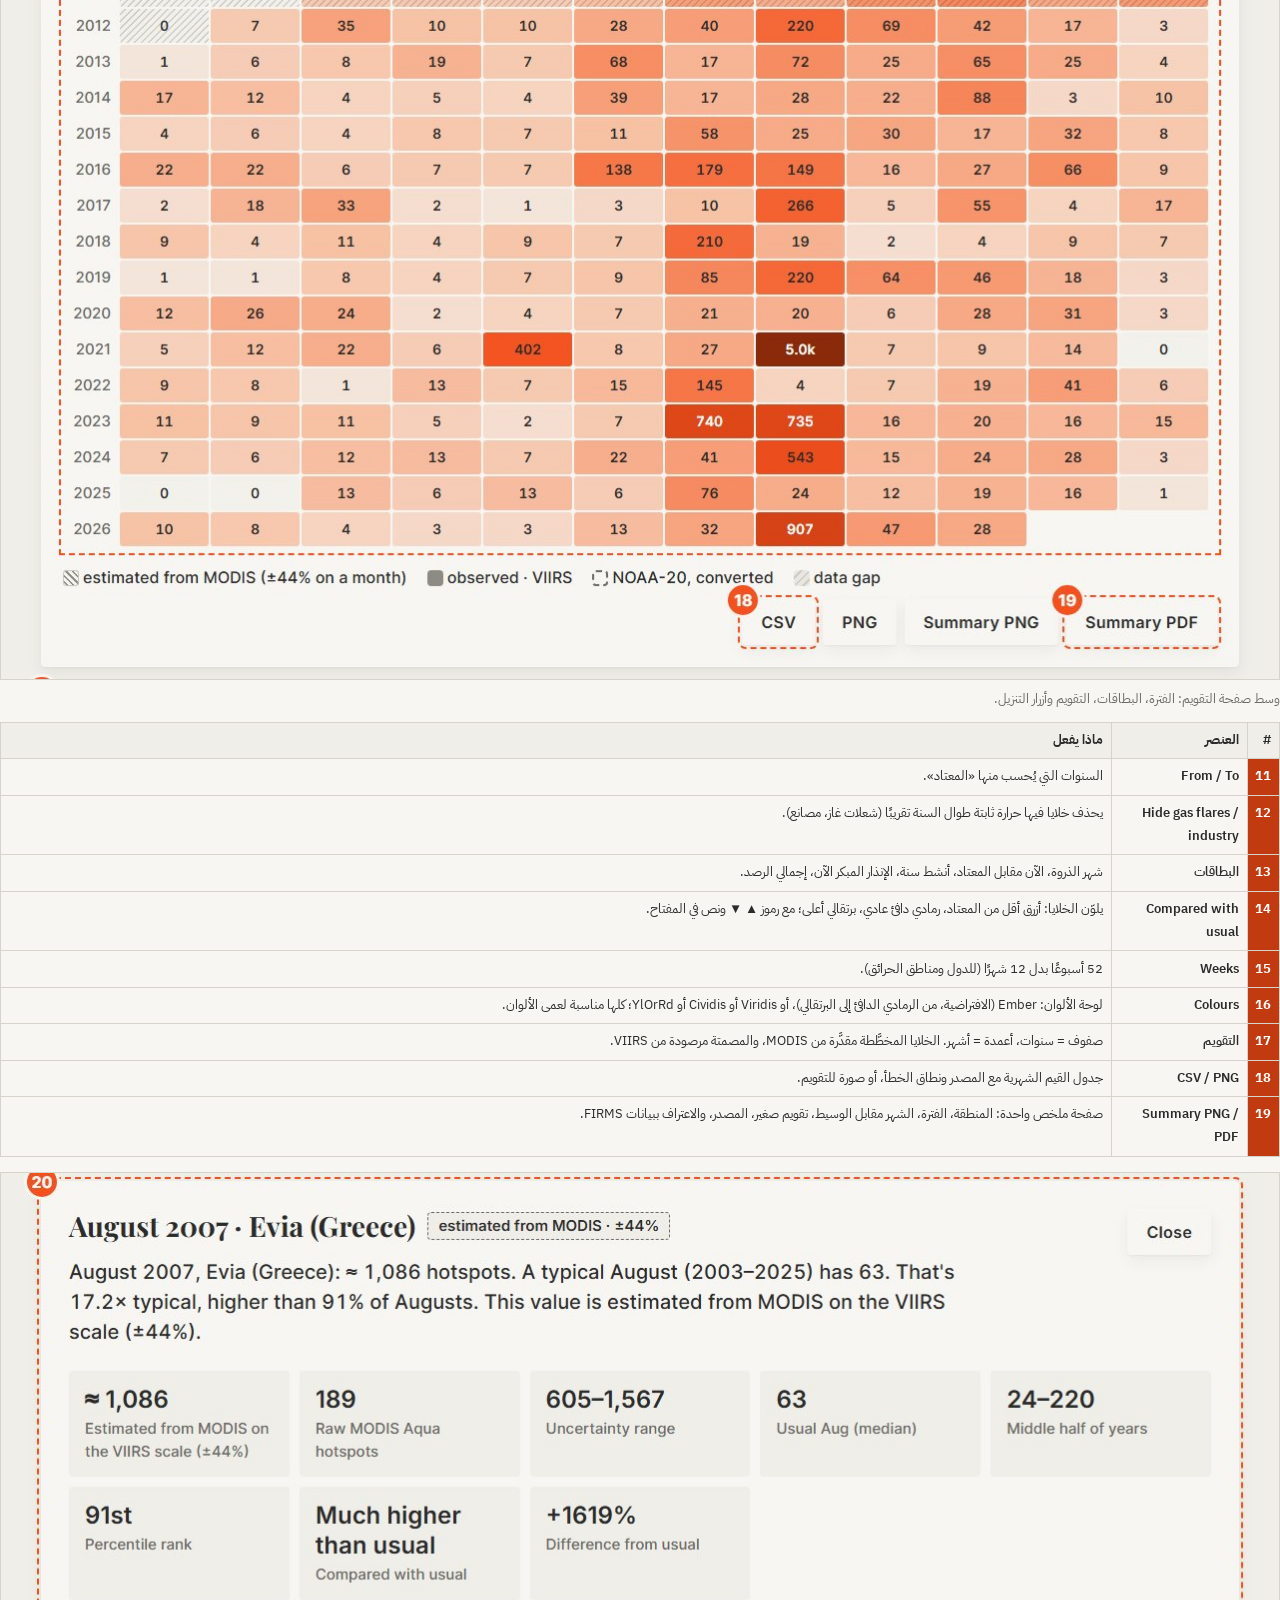
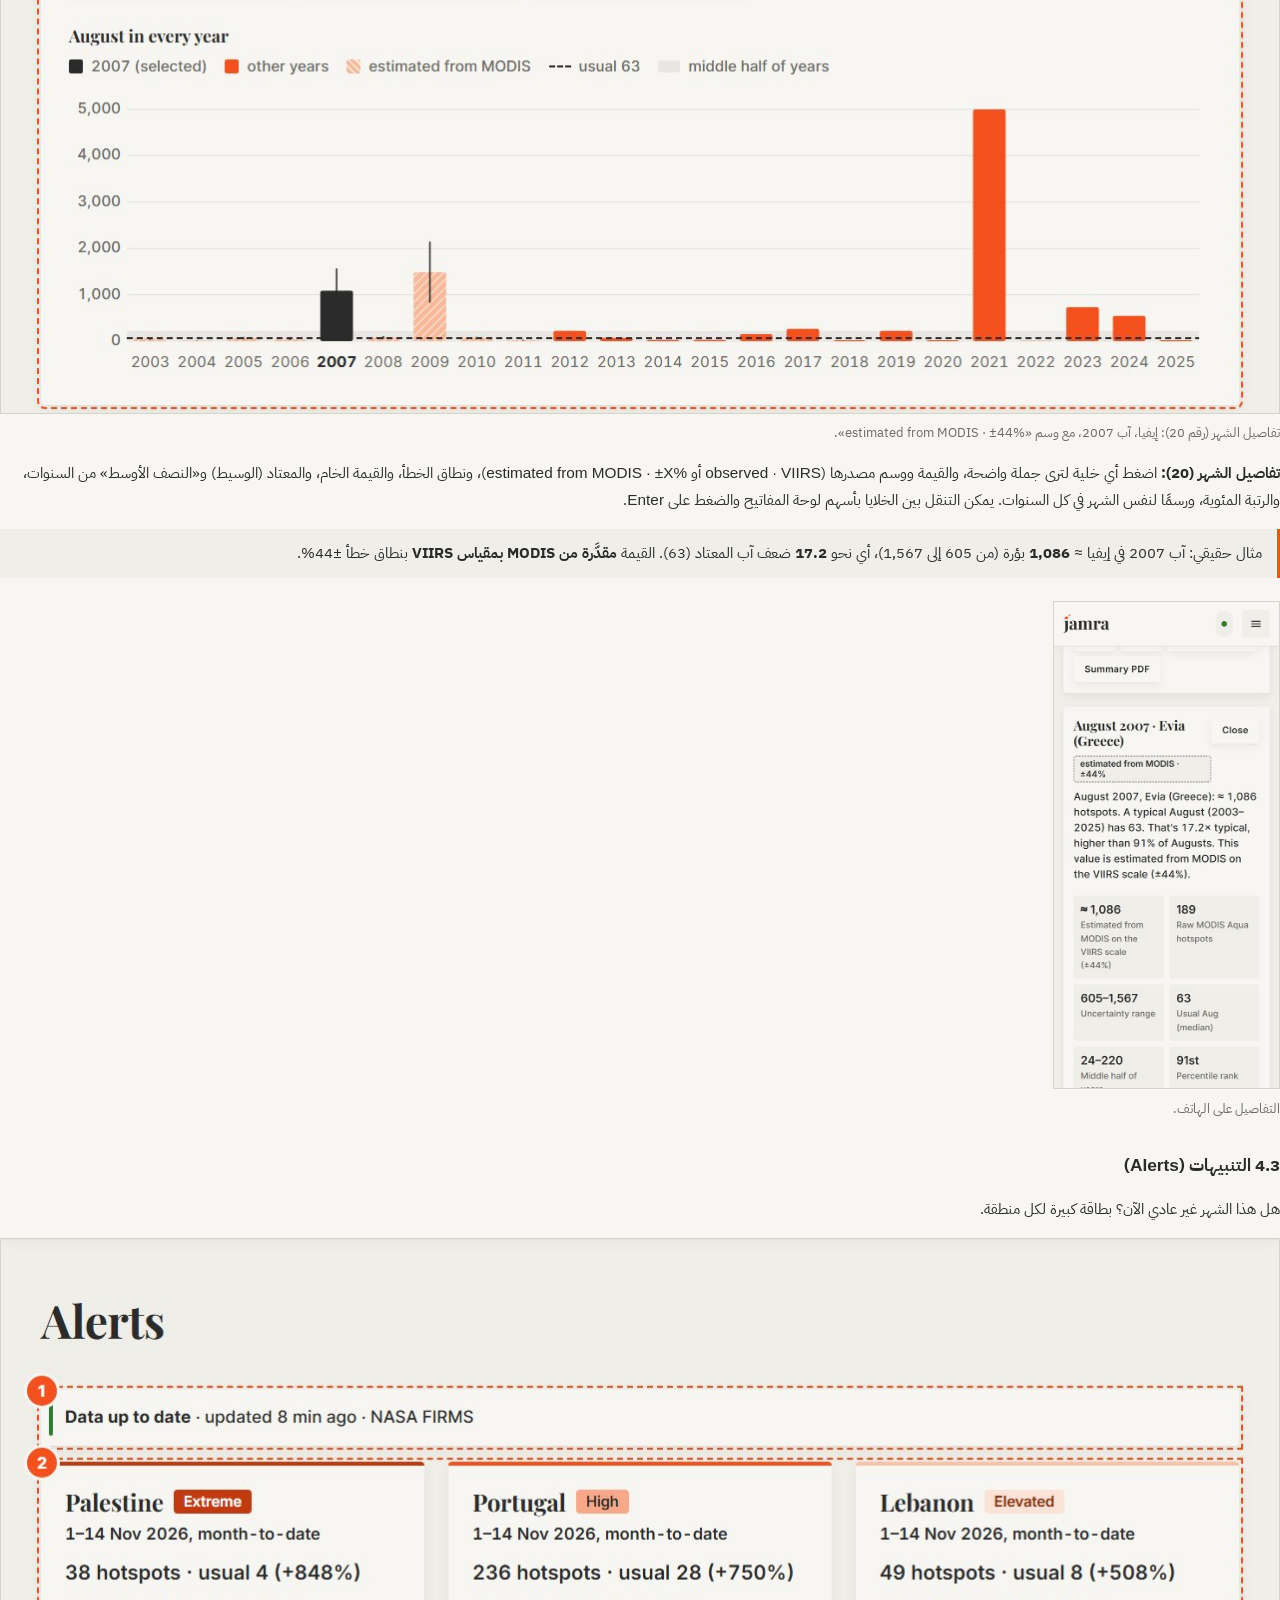
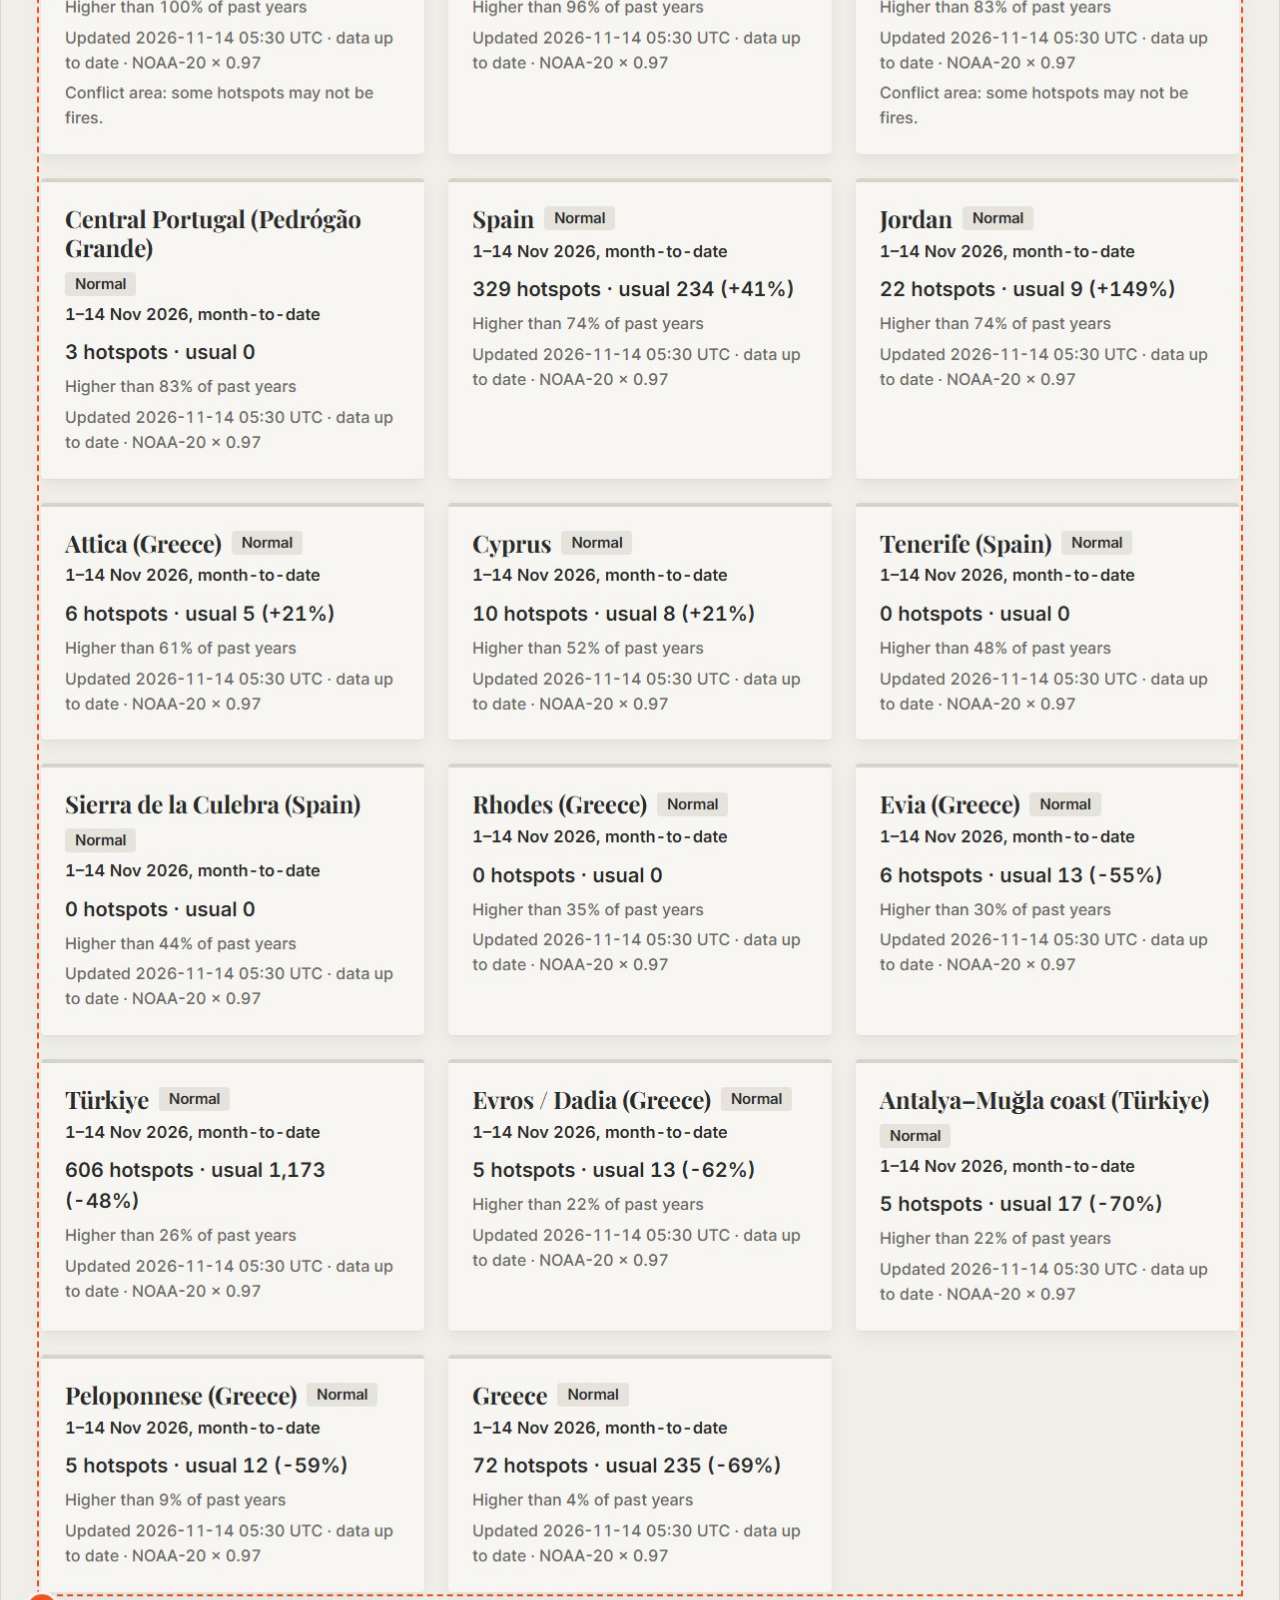
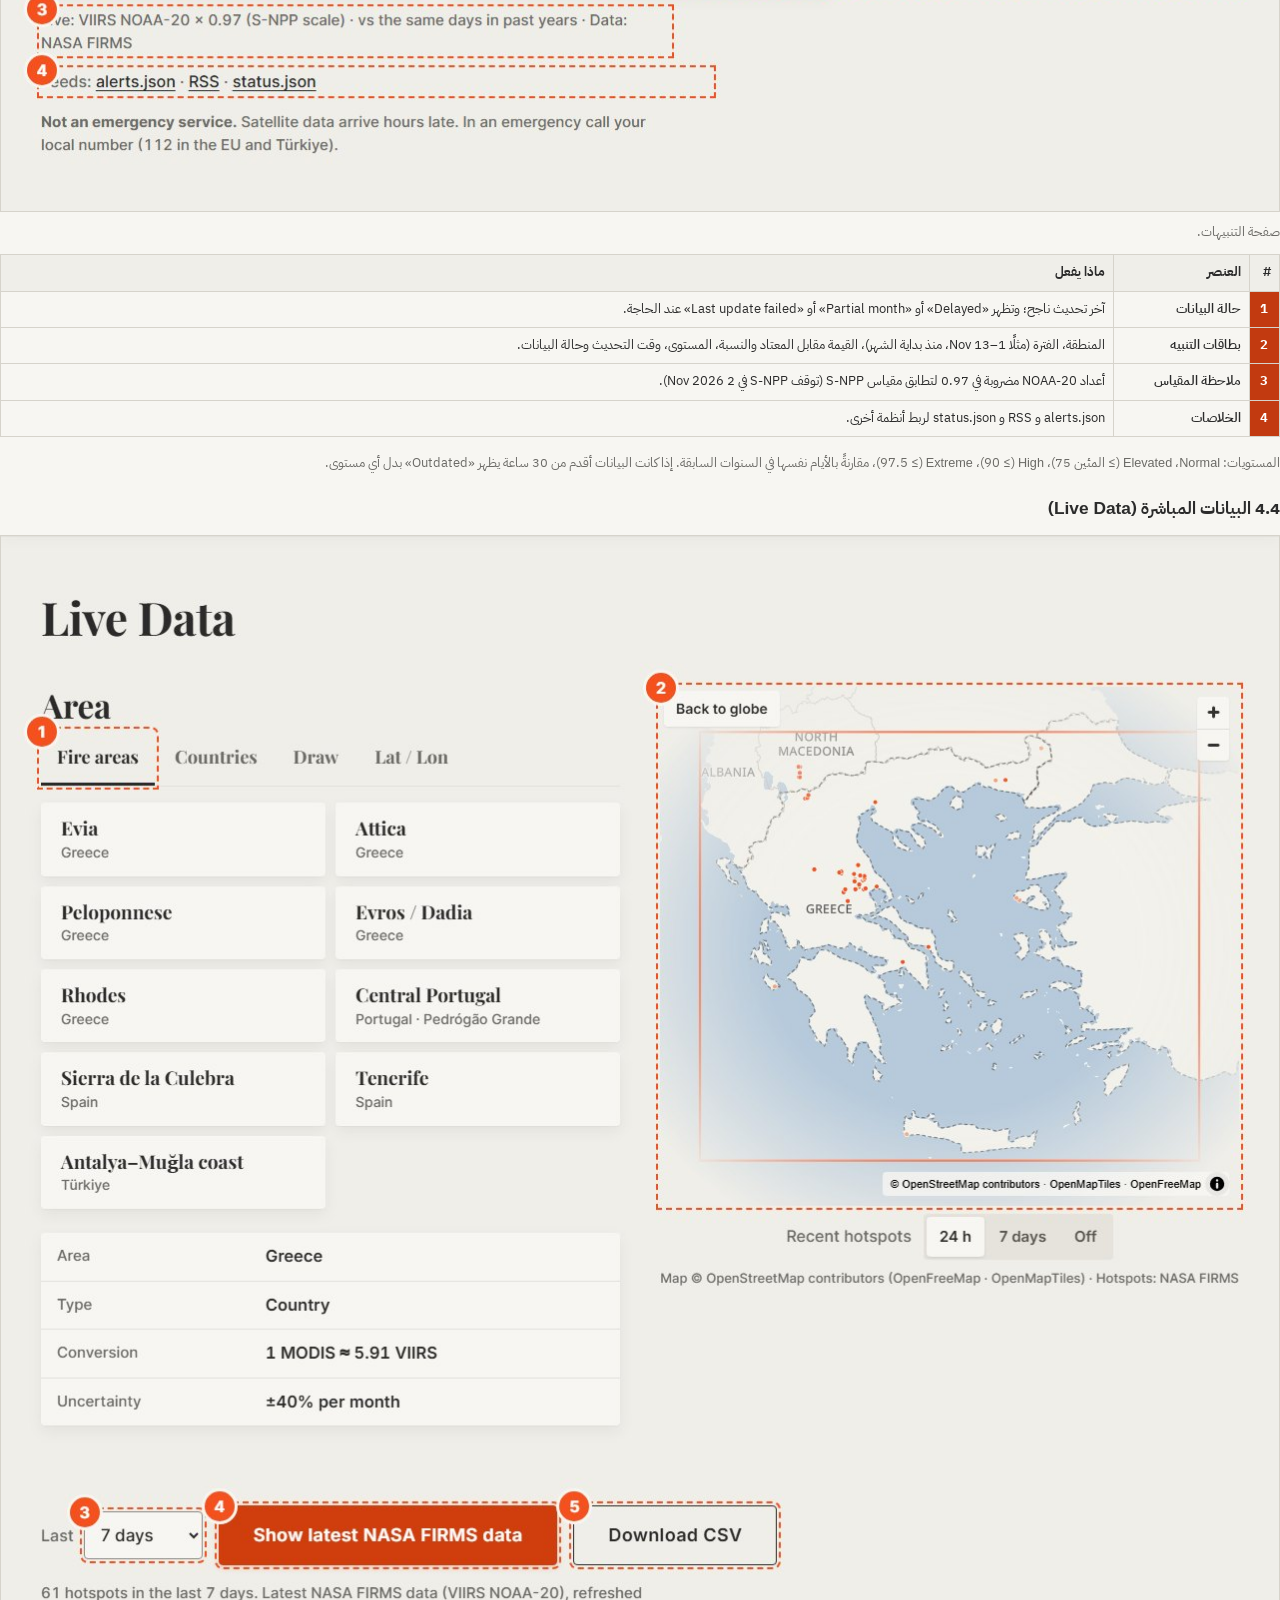
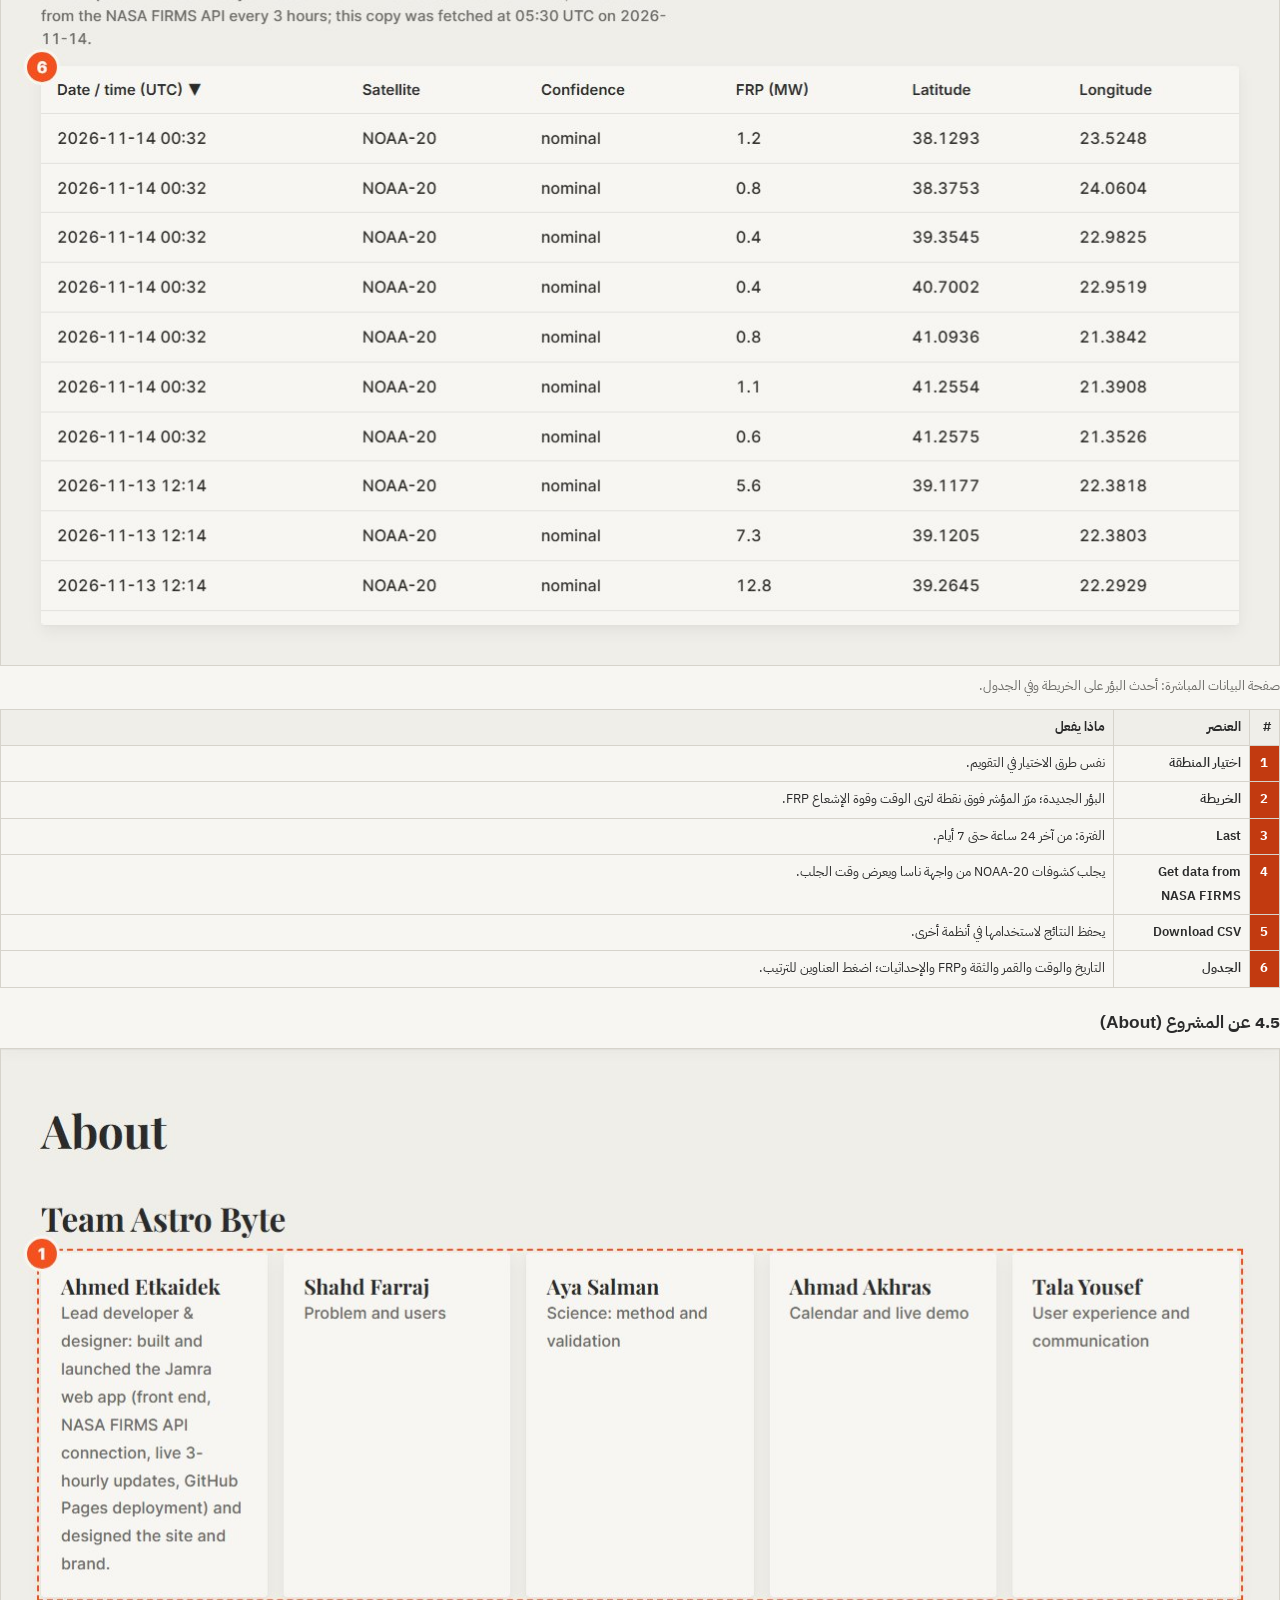
<file: report/Jamra_User_Guide_AR.html>
<!doctype html><html lang="ar" dir="rtl"><head><meta charset="utf-8">
<title>دليل استخدام جمرة · jamra User Guide (Arabic)</title>
<link rel="preconnect" href="https://fonts.googleapis.com"><link rel="preconnect" href="https://fonts.gstatic.com" crossorigin>
<link href="https://fonts.googleapis.com/css2?family=IBM+Plex+Sans+Arabic:wght@400;600;700&family=Playfair+Display:wght@700&display=swap" rel="stylesheet">
<style>
@page { size: A4; margin: 16mm 14mm 18mm; }
* { box-sizing: border-box; }
body { font-family: "IBM Plex Sans Arabic", "Segoe UI", Tahoma, sans-serif; color: #2B2B2B; font-size: 11.5pt; line-height: 1.75; margin: 0; background: #F7F6F2; }
h1 { font-size: 26pt; margin: 0 0 6mm; }
h2 { font-size: 17pt; color: #2B2B2B; border-bottom: 2px solid #F4511E; padding-bottom: 2mm; margin: 0 0 4mm; }
h3 { font-size: 13pt; margin: 5mm 0 2mm; }
section { page-break-before: always; } section.cover { page-break-before: auto; }
.cover { height: 255mm; display: flex; flex-direction: column; justify-content: center; align-items: center; text-align: center; background: linear-gradient(180deg, #F7F6F2, #EFEEE9); border: 1px solid #D6D3CB; }
.cover .s { font-size: 15pt; color: #6B6A66; }
.swatch { display: inline-block; width: 12mm; height: 6mm; margin: 0 1mm; border: 1px solid #D6D3CB; vertical-align: middle; }
.en { direction: ltr; unicode-bidi: isolate; font-family: "Segoe UI", Arial, sans-serif; }
figure { margin: 3mm 0; page-break-inside: avoid; } figure img { width: 100%; border: 1px solid #D6D3CB; }
figure.phone { width: 60mm; display: inline-block; margin-left: 6mm; vertical-align: top; }
figcaption { font-size: 9.5pt; color: #6B6A66; }
table { width: 100%; border-collapse: collapse; font-size: 10pt; margin: 2mm 0 4mm; page-break-inside: auto; }
th, td { border: 1px solid #D6D3CB; padding: 1.6mm 2mm; vertical-align: top; text-align: right; }
th { background: #EFEEE9; } tr { page-break-inside: avoid; }
tr.chosen td { background: #FCE3D8; font-weight: 600; }
td.n { width: 8mm; text-align: center; font-weight: 700; color: #FFFFFF; background: #C23A10; }
td.nm { width: 36mm; font-weight: 600; }
.box { background: #EFEEE9; border-right: 3px solid #F4511E; padding: 3mm 4mm; margin: 3mm 0; }
.kpis { display: grid; grid-template-columns: repeat(2, 1fr); gap: 3mm; }
.kpi { border: 1px solid #D6D3CB; padding: 3mm; } .kpi b { display: block; font-size: 16pt; color: #2B2B2B; }
.small { font-size: 9.5pt; color: #6B6A66; }
.formula { direction: ltr; text-align: center; font-family: "Cambria Math", "Segoe UI", serif; font-size: 14pt; margin: 3mm 0; }
ol li, ul li { margin-bottom: 1.5mm; }
.map { display: grid; grid-template-columns: repeat(6, 1fr); gap: 2mm; text-align: center; }
.map div { border: 1px solid #2B2B2B; padding: 2mm; font-weight: 600; }
.map div.h { background: #2B2B2B; color: #F7F6F2; }
</style></head><body>

<section class="cover">
  <img src="img/earth.png" alt="" style="width:64mm;height:64mm;margin:0 auto 8mm">
  <img src="img/wordmark.png" alt="jamra" style="width:74mm;margin:0 auto 4mm">
  <p class="s">تقويم موحَّد لنشاط الحرائق من قمرَي <span class="en">MODIS</span> و<span class="en">VIIRS</span> مع إنذار مبكر مباشر</p>
  <h1 style="margin-top:10mm">دليل استخدام جمرة</h1>
  <p>الطريقة · نتائج التحقق · الحدود · شرح كل صفحة</p>
  <p class="s">فريق <span class="en">Astro Byte</span> · <span class="en">NASA Space Apps Challenge 2026</span></p>
  <p>شهد فرّاج · أحمد اتكيدك · آية سلمان · أحمد الأخرس · تالا يوسف</p>
  <p class="small">الألوان: <span class="swatch" style="background:#EFEEE9"></span><span class="swatch" style="background:#F7F6F2"></span><span class="swatch" style="background:#B7CADB"></span><span class="swatch" style="background:#4E77A6"></span><span class="swatch" style="background:#F4511E"></span><span class="swatch" style="background:#2B2B2B"></span></p>
  <p class="small">مبني لتحدّي <span class="en">NASA Space Apps Challenge 2026</span> · ليس منتجًا رسميًا لناسا · ليس خدمة طوارئ · الخريطة: <span class="en">Natural Earth</span> و<span class="en">OpenStreetMap</span></p>
  <p class="small">الموقع: <span class="en">https://ahmedetk.github.io/jamra/</span> · البيانات حتى <span class="en">2026-10-31</span> · كل الأرقام في هذا الدليل محسوبة من بياناتنا</p>
</section>

<section>
  <h2>1. ما هي جمرة؟</h2>
  <h3>المشكلة: «قفزة وهمية» في عدد الحرائق</h3>
  <p>ترصد الأقمار الصناعية الحرائق على شكل «بؤر حرارية» (<span class="en">hotspots</span>)، أي بكسلات ساخنة في صور القمر. منذ عام 2000 يرصدها جهاز <span class="en">MODIS</span> بدقة 1 كم. وفي 2012 انضم جهاز أدقّ هو <span class="en">VIIRS</span> بدقة 375 م، فصار يرى حرائق أصغر وبؤرًا أكثر للحريق نفسه.</p>
  <p>في دولنا الثماني سجّل <span class="en">VIIRS</span> نحو <b>6.2 أضعاف</b> البؤر التي سجّلها <span class="en">MODIS</span> في الأشهر نفسها. لذلك إذا وصلنا السجلَّين كما هما يظهر ارتفاع كبير بعد 2012 لم يحدث على الأرض: سببه دقة الجهاز الجديد، لا زيادة الحرائق.</p>
  <h3>الحل</h3>
  <p>جمرة «تُوائم» السجل القديم: تحوّل أعداد <span class="en">MODIS</span> قبل 2012 إلى ما يعادلها بمقياس <span class="en">VIIRS</span>، فيصبح لدينا سجل واحد عادل من 2003 حتى اليوم. ثم تقارن كل شهر بالمعتاد له في السنوات الأخرى، وتتابع بيانات ناسا الجديدة كل 3 ساعات لتنبّه إذا كان الشهر الحالي غير عادي.</p>
  <figure class=""><img src="img/harm.jpg" alt=""><figcaption>صفحة التقويم، الرسم السنوي بوضع «Harmonized» (اليونان): القفزة الوهمية بعد 2012 اختفت. الأعمدة المخطَّطة قبل 2012 مقدَّرة من MODIS.</figcaption></figure>
  <div class="box">جمرة ليست خدمة طوارئ: بيانات الأقمار تصل بتأخير ساعات. في الطوارئ اتصل برقم الطوارئ المحلي (112 في أوروبا وتركيا).</div>
</section>

<section>
  <h2>2. لمن صُمِّمت جمرة؟</h2>
  <table><thead><tr><th>المستخدم</th><th>ماذا يستفيد</th></tr></thead><tbody>
  <tr><td>مديرو الطوارئ وفرق الإنذار المبكر</td><td>يعرفون فورًا إن كان هذا الشهر أعلى من المعتاد في منطقتهم (صفحة <b>Alerts</b> وبطاقة «Early warning now» في التقويم).</td></tr>
  <tr><td>فرق الإطفاء</td><td>يرون أحدث البؤر على الخريطة وفي جدول من واجهة ناسا <span class="en">FIRMS</span> مباشرة (صفحة <b>Live Data</b>).</td></tr>
  <tr><td>مديرو الأراضي والغابات</td><td>يعرفون متى يبدأ موسم الحرائق ومتى يبلغ ذروته، وأي السنوات كانت الأسوأ، على مقياس واحد عادل.</td></tr>
  <tr><td>العلماء والباحثون</td><td>سجل متّسق من 2003 حتى اليوم مع نطاق الخطأ، وتنزيل <span class="en">CSV</span>، وطريقة مفتوحة ونتائج اختبار مستقل (هذا الدليل).</td></tr>
  </tbody></table>
  <p><b>مستفيدون غير مباشرين:</b> المجالس القروية والبلديات والمزارعون، عبر السلطات المحلية والدفاع المدني الذين يستخدمون جمرة.</p>

  <h2 style="margin-top:8mm">3. خريطة الموقع</h2>
  <p>الموقع من ست صفحات، بلوحة ألوان واحدة: رمادي دافئ فاتح مثل أرض خريطتنا، وبرتقالي «الجمرة» فقط للنار: البؤر و«أعلى من المعتاد»، والزر الأساسي، والصفحة الحالية في شريط التنقل. حالات الاختيار (المنطقة المختارة، التبويب) بالرمادي الفحمي. الأزرق فقط لـ«أقل من المعتاد» في التقويم. العناوين بخط <span class="en">Playfair Display</span> والبيانات بخط <span class="en">Inter</span>. شريط التنقل نفسه في أعلى كل صفحة، والصفحة الحالية تحتها خط برتقالي. الضغط على شعار <span class="en">jamra</span> يعيدك إلى الرئيسية. المنطقة والفترة والشهر المختارة تنتقل معك بين الصفحات عبر الرابط.</p>
  <div class="map">
    <div class="h">Home<br><span class="en">/jamra/</span></div><div>Calendar<br><span class="en">/calendar/</span></div><div>Alerts<br><span class="en">/alerts/</span></div><div>Live Data<br><span class="en">/live/</span></div><div>Validation<br><span class="en">/validation/</span></div><div>About<br><span class="en">/about/</span></div>
  </div>
  <p class="small">صفحة <span class="en">Validation</span> (بالإنجليزية) تعرض الأرقام الأساسية للاختبار المستقل في الأعلى، ثم كل الرسوم والجداول: الأشهر عالية النشاط (المكتشفة والفائتة والإنذارات الخاطئة)، المناطق الصغيرة وقرار المعامل المحلي، مناطق الحرائق واحدة واحدة، الخطأ لكل طريقة، المتوقع مقابل الفعلي، ثبات نسبة VIIRS/MODIS عبر السنين، الخطأ لكل دولة، مقارنة الطرق، ثم الطريقة في 3 خطوات والحدود؛ والرسم السنوي في التقويم بوضع Harmonized هو عرض التحقق: «Validation: harmonized MODIS vs VIIRS, 2012–2025». الروابط القديمة (<span class="en">How It Works</span> و<span class="en">Limits</span>) تفتح القسم المناسب فيها، و<span class="en">Credits</span> تفتح <span class="en">About</span>، مع الإبقاء على خياراتك. يمكن تثبيت الموقع على الهاتف كتطبيق (<span class="en">PWA</span>) ويعمل دون إنترنت من آخر نسخة محفوظة.</p>
</section>

<section>
  <h2>4. صفحة بصفحة</h2>
  <h3>4.1 الرئيسية (<span class="en">Home</span>)</h3>
  <p>نصف كرة أرضية كبير يطلع من أسفل اليمين مثل الأفق، بألوان خريطتنا نفسها (أرض رمادية دافئة، ماء أزرق هادئ، حدود رفيعة)، عليه نقاط برتقالية صغيرة هي بؤر آخر 7 أيام من ناسا. عنوان واحد وزرّان مختلفان.</p>
  <figure class=""><img src="img/home.jpg" alt=""><figcaption>الصفحة الرئيسية على الكمبيوتر مع أرقام العناصر.</figcaption></figure>
  <table class="co"><thead><tr><th>#</th><th>العنصر</th><th>ماذا يفعل</th></tr></thead><tbody><tr><td class="n">1</td><td class="nm">شريط التنقل</td><td>Home · Calendar · Alerts · Live Data، ورابط صغير About.</td></tr><tr><td class="n">2</td><td class="nm">شارة الحالة</td><td>«Live · updated …» أو «Delayed» أو «Outdated»: مدى حداثة بيانات ناسا.</td></tr><tr><td class="n">3</td><td class="nm">الكرة الأرضية</td><td>اسحبها بالفأرة أو بالإصبع لتدويرها؛ تتوقف عند اللمس وتعود للدوران البطيء بعد 5 ثوانٍ تقريبًا.</td></tr><tr><td class="n">4</td><td class="nm">Open the Calendar</td><td>الزر الأساسي: يفتح صفحة التقويم.</td></tr><tr><td class="n">5</td><td class="nm">See Live Alerts</td><td>يفتح صفحة التنبيهات. (مثال إيفيا 2007 صار في صفحة التقويم.)</td></tr><tr><td class="n">6</td><td class="nm">شارة البيانات المباشرة</td><td>عدد البؤر في آخر 7 أيام · Data: NASA FIRMS. وتحت الصورة شريط صغير «Does it work?» برقمين (87% → 40% و82 من 121) يفتح صفحة Validation.</td></tr></tbody></table>
  <figure class="phone"><img src="img/mobile_home.jpg" alt=""><figcaption>الرئيسية على هاتف بعرض 390 بكسل.</figcaption></figure>
</section>

<section>
  <h3>4.2 التقويم (<span class="en">Calendar</span>)</h3>
  <p>تاريخ الحرائق لأي منطقة: أي الأشهر والسنوات أكثر نشاطًا، ومقارنة كل شهر بالمعتاد.</p>
  <figure class=""><img src="img/cal_top.jpg" alt=""><figcaption>أعلى صفحة التقويم: عمود المنطقة المرتّب والخريطة بالنمط الفاتح نفسه في كل مستويات التكبير.</figcaption></figure>
  <table class="co"><thead><tr><th>#</th><th>العنصر</th><th>ماذا يفعل</th></tr></thead><tbody><tr><td class="n">1</td><td class="nm">Example: Evia, August 2007</td><td>رابط صغير بجانب عنوان «Area» يحمّل مثال العرض: إيفيا، آب 2007، مع التفاصيل مفتوحة.</td></tr><tr><td class="n">2</td><td class="nm">Fire areas</td><td>شبكة أزرار مستطيلة متساوية: اسم المنطقة وتحته الدولة. المختارة لها شريط فحمي على اليسار ولون دافئ فاتح.</td></tr><tr><td class="n">3</td><td class="nm">Countries</td><td>الدول الثماني في منطقة التغطية.</td></tr><tr><td class="n">4</td><td class="nm">Draw</td><td>ارسم مضلّعًا أو دائرة على الخريطة لأي منطقة تهمّك.</td></tr><tr><td class="n">5</td><td class="nm">Lat / Lon</td><td>أدخل نقطة ونصف قطر، أو حدود مربع.</td></tr><tr><td class="n">6</td><td class="nm">جدول المنطقة</td><td>المنطقة، النوع، معامل التحويل (1 MODIS ≈ … VIIRS)، ونطاق الخطأ لشهر واحد.</td></tr><tr><td class="n">7</td><td class="nm">الخريطة</td><td>المنطقة المختارة بخط برتقالي وأحدث البؤر؛ تطير الخريطة إلى المنطقة في نحو 3 ثوانٍ، والنمط لا يتغير عند التكبير.</td></tr><tr><td class="n">8</td><td class="nm">Back to globe</td><td>يعيد الخريطة إلى منظر الكرة الأرضية.</td></tr><tr><td class="n">9</td><td class="nm">Recent hotspots</td><td>بؤر آخر 24 ساعة (برتقالي كامل) أو 7 أيام (أفتح) أو إخفاؤها.</td></tr></tbody></table>
  <figure class=""><img src="img/cal_chart.jpg" alt=""><figcaption>الرسم السنوي (رقم 10) بوضع Raw: MODIS حتى 2011 ثم VIIRS، فتظهر القفزة الوهمية.</figcaption></figure>
  <table class="co"><thead><tr><th>#</th><th>العنصر</th><th>ماذا يفعل</th></tr></thead><tbody><tr><td class="n">10</td><td class="nm">Raw / Harmonized</td><td>يبدّل الرسم السنوي بين السجل الخام والسجل المُواءَم بمقياس VIIRS.</td></tr></tbody></table>
</section>

<section>
  <figure class=""><img src="img/cal_main.jpg" alt=""><figcaption>وسط صفحة التقويم: الفترة، البطاقات، التقويم وأزرار التنزيل.</figcaption></figure>
  <table class="co"><thead><tr><th>#</th><th>العنصر</th><th>ماذا يفعل</th></tr></thead><tbody><tr><td class="n">11</td><td class="nm">From / To</td><td>السنوات التي يُحسب منها «المعتاد».</td></tr><tr><td class="n">12</td><td class="nm">Hide gas flares / industry</td><td>يحذف خلايا فيها حرارة ثابتة طوال السنة تقريبًا (شعلات غاز، مصانع).</td></tr><tr><td class="n">13</td><td class="nm">البطاقات</td><td>شهر الذروة، الآن مقابل المعتاد، أنشط سنة، الإنذار المبكر الآن، إجمالي الرصد.</td></tr><tr><td class="n">14</td><td class="nm">Compared with usual</td><td>يلوّن الخلايا: أزرق أقل من المعتاد، رمادي دافئ عادي، برتقالي أعلى؛ مع رموز ▲ ▼ ونص في المفتاح.</td></tr><tr><td class="n">15</td><td class="nm">Weeks</td><td>52 أسبوعًا بدل 12 شهرًا (للدول ومناطق الحرائق).</td></tr><tr><td class="n">16</td><td class="nm">Colours</td><td>لوحة الألوان: Ember (الافتراضية، من الرمادي الدافئ إلى البرتقالي)، أو Viridis أو Cividis أو YlOrRd؛ كلها مناسبة لعمى الألوان.</td></tr><tr><td class="n">17</td><td class="nm">التقويم</td><td>صفوف = سنوات، أعمدة = أشهر. الخلايا المخطَّطة مقدَّرة من MODIS، والمصمتة مرصودة من VIIRS.</td></tr><tr><td class="n">18</td><td class="nm">CSV / PNG</td><td>جدول القيم الشهرية مع المصدر ونطاق الخطأ، أو صورة للتقويم.</td></tr><tr><td class="n">19</td><td class="nm">Summary PNG / PDF</td><td>صفحة ملخص واحدة: المنطقة، الفترة، الشهر مقابل الوسيط، تقويم صغير، المصدر، والاعتراف ببيانات FIRMS.</td></tr></tbody></table>
</section>

<section>
  <figure class=""><img src="img/cal_detail.jpg" alt=""><figcaption>تفاصيل الشهر (رقم 20): إيفيا، آب 2007، مع وسم «estimated from MODIS · ±44%».</figcaption></figure>
  <p><b>تفاصيل الشهر (20):</b> اضغط أي خلية لترى جملة واضحة، والقيمة ووسم مصدرها (<span class="en">observed · VIIRS</span> أو <span class="en">estimated from MODIS · ±X%</span>)، ونطاق الخطأ، والقيمة الخام، والمعتاد (الوسيط) و«النصف الأوسط» من السنوات، والرتبة المئوية، ورسمًا لنفس الشهر في كل السنوات. يمكن التنقل بين الخلايا بأسهم لوحة المفاتيح والضغط على <span class="en">Enter</span>.</p>
  <div class="box">مثال حقيقي: آب 2007 في إيفيا ≈ <b>1,086</b> بؤرة (من 605 إلى 1,567)، أي نحو <b>17.2</b> ضعف آب المعتاد (63). القيمة <b>مقدَّرة من MODIS بمقياس VIIRS</b> بنطاق خطأ ±44%.</div>
  <figure class="phone"><img src="img/mobile_detail.jpg" alt=""><figcaption>التفاصيل على الهاتف.</figcaption></figure>
</section>

<section>
  <h3>4.3 التنبيهات (<span class="en">Alerts</span>)</h3>
  <p>هل هذا الشهر غير عادي الآن؟ بطاقة كبيرة لكل منطقة.</p>
  <figure class=""><img src="img/alerts.jpg" alt=""><figcaption>صفحة التنبيهات.</figcaption></figure>
  <table class="co"><thead><tr><th>#</th><th>العنصر</th><th>ماذا يفعل</th></tr></thead><tbody><tr><td class="n">1</td><td class="nm">حالة البيانات</td><td>آخر تحديث ناجح؛ وتظهر «Delayed» أو «Partial month» أو «Last update failed» عند الحاجة.</td></tr><tr><td class="n">2</td><td class="nm">بطاقات التنبيه</td><td>المنطقة، الفترة (مثلًا 1–13 Nov، منذ بداية الشهر)، القيمة مقابل المعتاد والنسبة، المستوى، وقت التحديث وحالة البيانات.</td></tr><tr><td class="n">3</td><td class="nm">ملاحظة المقياس</td><td>أعداد NOAA-20 مضروبة في 0.97 لتطابق مقياس S-NPP (توقف S-NPP في 2 Nov 2026).</td></tr><tr><td class="n">4</td><td class="nm">الخلاصات</td><td>alerts.json و RSS و status.json لربط أنظمة أخرى.</td></tr></tbody></table>
  <p class="small">المستويات: <span class="en">Normal</span>، <span class="en">Elevated</span> (≥ المئين 75)، <span class="en">High</span> (≥ 90)، <span class="en">Extreme</span> (≥ 97.5)، مقارنةً بالأيام نفسها في السنوات السابقة. إذا كانت البيانات أقدم من 30 ساعة يظهر «Outdated» بدل أي مستوى.</p>

  <h3>4.4 البيانات المباشرة (<span class="en">Live Data</span>)</h3>
  <figure class=""><img src="img/live.jpg" alt=""><figcaption>صفحة البيانات المباشرة: أحدث البؤر على الخريطة وفي الجدول.</figcaption></figure>
  <table class="co"><thead><tr><th>#</th><th>العنصر</th><th>ماذا يفعل</th></tr></thead><tbody><tr><td class="n">1</td><td class="nm">اختيار المنطقة</td><td>نفس طرق الاختيار في التقويم.</td></tr><tr><td class="n">2</td><td class="nm">الخريطة</td><td>البؤر الجديدة؛ مرّر المؤشر فوق نقطة لترى الوقت وقوة الإشعاع FRP.</td></tr><tr><td class="n">3</td><td class="nm">Last</td><td>الفترة: من آخر 24 ساعة حتى 7 أيام.</td></tr><tr><td class="n">4</td><td class="nm">Get data from NASA FIRMS</td><td>يجلب كشوفات NOAA-20 من واجهة ناسا ويعرض وقت الجلب.</td></tr><tr><td class="n">5</td><td class="nm">Download CSV</td><td>يحفظ النتائج لاستخدامها في أنظمة أخرى.</td></tr><tr><td class="n">6</td><td class="nm">الجدول</td><td>التاريخ والوقت والقمر والثقة وFRP والإحداثيات؛ اضغط العناوين للترتيب.</td></tr></tbody></table>
</section>

<section>
  <h3>4.5 عن المشروع (<span class="en">About</span>)</h3>
  <figure class=""><img src="img/about.jpg" alt=""><figcaption>صفحة About.</figcaption></figure>
  <table class="co"><thead><tr><th>#</th><th>العنصر</th><th>ماذا يفعل</th></tr></thead><tbody><tr><td class="n">1</td><td class="nm">الفريق</td><td>الأعضاء الخمسة وأدوارهم.</td></tr><tr><td class="n">2</td><td class="nm">الاعتراف ببيانات FIRMS</td><td>النص الذي تطلبه ناسا حرفيًا، ثم مصادر الصور والخرائط والمراجع والإفصاح عن الذكاء الاصطناعي.</td></tr><tr><td class="n">3</td><td class="nm">GitHub</td><td>الكود مفتوح المصدر (MIT).</td></tr></tbody></table>
  <p class="small">في الصفحة أيضًا: «Built for the NASA Space Apps Challenge 2026» و«Not an official NASA product» و«Not an emergency service».</p>
</section>

<section>
  <h2>5. كيف تعمل الطريقة (بشكل مبسّط)</h2>
  <h3>القمران</h3>
  <p><span class="en">MODIS</span> على القمر <span class="en">Aqua</span> و<span class="en">VIIRS</span> على القمر <span class="en">S-NPP</span> يمرّان فوقنا في الوقت نفسه تقريبًا (نحو 1:30 ظهرًا و1:30 ليلًا)، فيريان الحرائق نفسها. بكسل <span class="en">MODIS</span> بعرض 1 كم يقابل نحو 7 بكسلات من <span class="en">VIIRS</span> (375 م)، لذلك يعدّ <span class="en">VIIRS</span> بؤرًا أكثر للحريق نفسه.</p>
  <h3>الخطوة 1: سنوات التداخل</h3>
  <p>من 2012 يعمل الجهازان معًا. استخدمنا 13 سنة تداخل مستقرة (2012–2025 دون 2021) واستبعدنا الأشهر التي تعطّل فيها أحد القمرين. قاعدة اختيار السنوات: نسبة <span class="en">VIIRS</span> إلى <span class="en">MODIS</span> في السنة قريبة (±15%) من نسبة السنة الوسيطة.</p>
  <h3>الخطوة 2: معامل التحويل لكل دولة وشهر</h3>
  <p>لكل دولة ولكل شهر من السنة نحسب: كم بؤرة يرى <span class="en">VIIRS</span> مقابل كل بؤرة يراها <span class="en">MODIS</span>. حين تكون حرائق ذلك الشهر قليلة يصبح الرقم غير مستقر، فنسحبه نحو قيمة الدولة كلها («انكماش»):</p>
  <p class="formula">k = (V + λ · k<sub>country</sub>) / (M + λ)</p>
  <p>حيث <span class="en">V</span> و<span class="en">M</span> مجموع بؤر <span class="en">VIIRS</span> و<span class="en">MODIS</span> في ذلك الشهر عبر سنوات التداخل، و<span class="en">λ = 250</span> اخترناه بالتحقق المتقاطع.</p>
  <h3>الخطوة 3: السجل القديم على المقياس الجديد</h3>
  <p>نضرب أعداد <span class="en">MODIS</span> قبل 2012 في المعامل، فتصبح «بؤرًا معادِلة لـ <span class="en">VIIRS</span>». هذه القيم <b>مقدَّرة</b>، ولها نطاق خطأ: ±40% لشهر الدولة، ±16% لسنة الدولة، ±44% لشهر في منطقة صغيرة.</p>
  <h3>الخطوة 4: المقارنة بالمعتاد</h3>
  <p>«المعتاد» لشهر ما هو <b>الوسيط</b> لنفس الشهر في السنوات الأخرى من الفترة المختارة. ثم نحسب الرتبة المئوية ونصنّف الشهر: أقل بكثير، أقل، عادي، أعلى، أعلى بكثير (مع حماية من الأعداد الصغيرة جدًا).</p>
  <h3>المعامل المحلي للمناطق الصغيرة</h3>
  <p>المنطقة الصغيرة (منطقة حريق جاهزة أو مرسومة) تأخذ معاملها من بؤرها هي في سنوات التداخل، مسحوبًا نحو معامل الدولة بالطريقة نفسها (λ = 500): كلما قلّت بؤرها اعتمدت أكثر على الدولة.</p>
  <figure class=""><img src="img/anomaly.jpg" alt=""><figcaption>التقويم بوضع «Compared with usual»: رموز ونص بجانب كل لون، لا نعتمد على اللون وحده.</figcaption></figure>
</section>

<section>
  <h3>مقارنة ست طرق</h3>
  <table><thead><tr><th>الرمز</th><th>الطريقة</th><th>خطأ شهري (MAE)</th><th>الخطأ المعتاد %</th><th>سنوات الاختبار %</th><th>الحكم</th></tr></thead><tbody>
  <tr class=""><td class="en">M0</td><td class="en">No harmonization</td><td>393</td><td>87%</td><td>87%</td><td>يُظهر المشكلة فقط: أعداد عصر VIIRS أعلى بكثير.</td></tr><tr class=""><td class="en">M1</td><td class="en">One global ratio</td><td>116</td><td>37%</td><td>45%</td><td>بسيطة، لكنها تتجاهل اختلاف الدول.</td></tr><tr class=""><td class="en">M2</td><td class="en">Ratio per country</td><td>113</td><td>33%</td><td>45%</td><td>بسيطة وعادلة لكل دولة.</td></tr><tr class="chosen"><td class="en">M3</td><td class="en">Ratio per country and month (shrinkage)</td><td>88</td><td>31%</td><td>40%</td><td>تضيف المواسم، وتعتمد على قيمة الدولة حين تكون حرائق الشهر قليلة. ✓ المختارة</td></tr><tr class=""><td class="en">M4</td><td class="en">Log-log regression per country</td><td>117</td><td>27%</td><td>35%</td><td>منحنى مرن؛ قد ينحرف عند القيم الكبيرة جدًا.</td></tr><tr class=""><td class="en">M5</td><td class="en">Quantile mapping per country</td><td>112</td><td>28%</td><td>32%</td><td>تطابق التوزيعات؛ تحتاج سنوات كثيرة.</td></tr>
  <tr><td>—</td><td>VIIRS فقط</td><td>—</td><td>—</td><td>—</td><td>صادقة لكنها ترمي 2003–2011، تسع سنوات من التاريخ (ومنها اليونان 2007).</td></tr>
  </tbody></table>
  <p class="small">الخطأ الشهري والخطأ المعتاد: تحقق متقاطع بترك سنة واحدة في كل مرة على سنوات المعايرة. اخترنا <span class="en">M3</span> لأنها أبسط طريقة خطؤها الشهري (MAE) ضمن 5% من الأفضل، والاختيار تم على سنوات التطوير فقط. للأمانة: الطريقتان <span class="en">M4</span> و<span class="en">M5</span> أقل في «الخطأ المعتاد %» لكن خطأهما بالأعداد (MAE) أكبر في الأشهر الكبيرة، وهي الأهم للإنذار.</p>
  <h3>مسار البيانات</h3>
  <ul>
    <li><b>التاريخ</b> (2003 حتى الشهر الماضي): ملفات أرشيف ناسا <span class="en">FIRMS</span> السنوية وواجهة <span class="en">FIRMS</span>، يُعاد بناؤه تلقائيًا كل شهر.</li>
    <li><b>الأيام الأخيرة:</b> واجهة <span class="en">FIRMS</span> كل 3 ساعات (<span class="en">GitHub Actions</span>). إذا فشل التحديث تبقى آخر بيانات سليمة وتظهر حالة واضحة.</li>
    <li><b>لماذا لا نجلب 20 سنة عند كل ضغطة؟</b> واجهة ناسا تسمح بنحو 5,000 معاملة كل 10 دقائق وكل يوم مطلوب يُحسب؛ 20 سنة نحو 8,700 يوم لكل قمر.</li>
    <li><b>S-NPP ← NOAA-20:</b> أوقفت ناسا بيانات <span class="en">S-NPP</span> في 2 تشرين الثاني 2026. <span class="en">NOAA-20</span> يحمل جهاز <span class="en">VIIRS</span> نفسه؛ قِسنا العلاقة في 2018–2025 فوجدنا معاملًا <b>0.97</b> نضرب به أعداده لتبقى على مقياس سجلّنا.</li>
  </ul>
</section>

<section>
  <h2>6. نتائج التحقق</h2>
  <p><b>تصميم الاختبار:</b> سنوات التطوير (2012–2020 دون 2021) لبناء النموذج واختيار إعداداته، وسنوات الاختبار (2022، 2023، 2024، 2025) محجوزة لم تُلمس أثناء التطوير. كل نتيجة في هذا القسم من سنوات الاختبار فقط.</p>
  <div class="kpis">
    <div class="kpi"><b>87% ← 40%</b>الخطأ المعتاد لشهر الدولة: MODIS الخام ← بعد المواءمة</div>
    <div class="kpi"><b>16%</b>الخطأ المعتاد لمجموع سنة الدولة (الخام: 85%)</div>
    <div class="kpi"><b>82 من 121</b>الأشهر عالية النشاط التي اكتُشفت (نسبة 68%)، مع 37 إنذارًا خاطئًا</div>
    <div class="kpi"><b>55%</b>الخطأ المعتاد لشهر في 239 منطقة بحجم 1°، و44% في مناطق الحرائق التسع</div>
  </div>
  <h3>الأشهر عالية النشاط (الدول)</h3>
  <p class="small">الشهر «عالي النشاط» إذا كان «أعلى» أو «أعلى بكثير» من المعتاد (الرتبة المئوية ≥ 75) حسب بيانات <span class="en">VIIRS</span> الحقيقية.</p>
  <table><thead><tr><th>السجل</th><th>اكتُشف (إصابات)</th><th>فات</th><th>إنذار خاطئ</th><th>نسبة الاكتشاف</th></tr></thead><tbody>
  <tr><td>MODIS الخام</td><td>5</td><td>116</td><td>0</td><td>4%</td></tr>
  <tr class="chosen"><td>بعد المواءمة (M3)</td><td>82</td><td>39</td><td>37</td><td>68%</td></tr>
  </tbody></table>
  <h3>المناطق الصغيرة: المعامل المحلي مقابل معامل الدولة</h3>
  <table><thead><tr><th>المناطق</th><th>معامل الدولة (MAE)</th><th>المعامل المحلي (MAE)</th><th>الاكتشاف (دولة / محلي)</th></tr></thead><tbody>
  <tr><td>مناطق الحرائق (9)</td><td>19.7</td><td>19.6</td><td>62 / 62</td></tr>
  <tr><td>مناطق 1° (239)</td><td>9.23</td><td>8.97</td><td>1274 / 1286</td></tr>
  </tbody></table>
  <p><b>القرار:</b> اعتُمد المعامل المحلي لأنه خفّض خطأ المناطق الصغيرة في سنوات الاختبار؛ التحسّن صغير لكنه ثابت.</p>
  <h3>مناطق الحرائق واحدة واحدة</h3>
  <table><thead><tr><th>المنطقة</th><th>الخطأ المعتاد (دولة)</th><th>الخطأ المعتاد (محلي)</th><th>بؤر VIIRS الفعلية</th></tr></thead><tbody><tr><td class="en">Tenerife (Spain)</td><td>28%</td><td>29%</td><td>1,298</td></tr><tr><td class="en">Evia (Greece)</td><td>35%</td><td>31%</td><td>2,769</td></tr><tr><td class="en">Central Portugal (Pedrógão Grande)</td><td>34%</td><td>34%</td><td>4,781</td></tr><tr><td class="en">Rhodes (Greece)</td><td>37%</td><td>38%</td><td>837</td></tr><tr><td class="en">Peloponnese (Greece)</td><td>47%</td><td>46%</td><td>2,068</td></tr><tr><td class="en">Evros / Dadia (Greece)</td><td>51%</td><td>55%</td><td>4,978</td></tr><tr><td class="en">Antalya–Muğla coast (Türkiye)</td><td>64%</td><td>67%</td><td>1,498</td></tr><tr><td class="en">Attica (Greece)</td><td>74%</td><td>69%</td><td>2,353</td></tr><tr><td class="en">Sierra de la Culebra (Spain)</td><td>71%</td><td>72%</td><td>2,396</td></tr></tbody></table>
  <h3>اختبارات أخرى</h3>
  <ul>
    <li><b>ألوان التقويم:</b> اللون نفسه من MODIS المُواءَم ومن VIIRS الحقيقي في 54% من أشهر الدول (MODIS الخام: 17%).</li>
    <li><b>اختبار FRP:</b> فكرة أن مجموع قوة الإشعاع أكثر ثباتًا من عدد البؤر لم تؤيدها بياناتنا (تذبذب 0.57 مقابل 0.40)، لذلك يعتمد التقويم على عدد البؤر.</li>
    <li><b>ثبات النسبة عبر السنين:</b> نتحقق كل سنة من نسبة VIIRS إلى MODIS لأن مدارات الأقمار القديمة تنجرف.</li>
  </ul>
</section>

<section>
  <h2>7. الحدود</h2>
  <div class="kpis">
    <div class="kpi"><b>±40%</b>نطاق الخطأ لشهر الدولة (قبل 2012)</div>
    <div class="kpi"><b>±16%</b>نطاق الخطأ لمجموع سنة الدولة</div>
    <div class="kpi"><b>±44%</b>نطاق الخطأ لشهر في منطقة صغيرة</div>
    <div class="kpi"><b>×0.97</b>معامل NOAA-20 ← S-NPP للبيانات المباشرة</div>
  </div>
  <ul>
    <li><b>البؤرة ليست حريقًا</b> وليست مساحة محروقة. الحريق الكبير يصنع بؤرًا كثيرة.</li>
    <li><b>الغيوم والدخان تخفي الحرائق.</b> الحرائق الصغيرة أو القصيرة تفوت، وتفوت MODIS أكثر من VIIRS.</li>
    <li><b>قيم ما قبل 2012 تقديرات</b> من MODIS بمقياس VIIRS مع نطاق خطأ؛ المناطق الصغيرة أوسع نطاقًا.</li>
    <li><b>الأعطال وانجراف المدارات:</b> الأقمار القديمة تنجرف؛ نتحقق من النسبة كل سنة.</li>
    <li><b>توقف S-NPP في 2 تشرين الثاني 2026:</b> البيانات المباشرة من NOAA-20 مع معامل مقيس.</li>
    <li><b>البيانات شبه الآنية والقياسية تختلف قليلًا:</b> الأشهر الأخيرة تستخدم البيانات شبه الآنية حتى تحلّ محلها بيانات ناسا القياسية.</li>
    <li><b>ليست كل بؤرة حريق غابة:</b> حرق زراعي، شعلات غاز، صناعة، وفي مناطق النزاع انفجارات أو مبانٍ تحترق. فلتر المصادر الثابتة قد يخطئ.</li>
    <li><b>التغطية:</b> البرتغال، إسبانيا، اليونان، تركيا، قبرص، لبنان، الأردن، فلسطين.</li>
    <li><b>التأخير ساعات: ليست خدمة طوارئ.</b></li>
  </ul>
</section>

<section>
  <h2>8. سيناريوهات استخدام</h2>
  <h3>مسار العرض: إيفيا 2007</h3>
  <ol>
    <li>افتح صفحة <b>Calendar</b> (اليونان). في الرسم السنوي اضغط <b>Raw</b>: قفزة كبيرة بعد 2012.</li>
    <li>اضغط <b>Harmonized</b>: القفزة الوهمية تختفي.</li>
    <li>اضغط الرابط <b>Example: Evia, August 2007</b> بجانب عنوان «Area» (أو اختر Evia من Fire areas ثم خلية آب 2007).</li>
    <li>في التفاصيل: ≈ 1,086 بؤرة، نحو 17.2 ضعف آب المعتاد؛ قارنها بآب في السنوات الأخرى في الرسم.</li>
    <li>لاحظ الوسم <b>estimated from MODIS · ±44%</b>.</li>
    <li>نتيجة الاختبار المستقل (صفحة Validation): الخطأ الشهري 87% ← 40%، واكتشاف 82 من 121 شهرًا عالي النشاط.</li>
  </ol>
  <h3>مدير طوارئ: هل هذا الشهر غير عادي؟</h3>
  <ol><li>افتح <b>Alerts</b>.</li><li>تأكد أن الحالة «Data up to date» ولا يوجد «Partial month».</li><li>اقرأ بطاقة منطقتك: الفترة، القيمة مقابل المعتاد، والمستوى.</li><li>اضغط البطاقة لفتح التقويم على المنطقة نفسها.</li></ol>
  <h3>مدير غابات: مقارنة المواسم</h3>
  <ol><li>في <b>Calendar</b> اختر منطقة أو ارسمها.</li><li>اختر «Compared with usual» لرؤية الأشهر الأعلى (▲) والأدنى (▼).</li><li>اقرأ بطاقة «Fire season start» أسفل التقويم: بداية الموسم المعتادة والاتجاه وهل هو ذو دلالة.</li><li>نزّل «Summary PDF» لإرفاقه بتقرير.</li></ol>
  <h3>فريق إطفاء: البيانات المباشرة</h3>
  <ol><li>افتح <b>Live Data</b> واختر المنطقة.</li><li>اختر الفترة واضغط «Get data from NASA FIRMS».</li><li>رتّب الجدول حسب الوقت أو FRP وانظر المواقع على الخريطة.</li><li>نزّل CSV عند الحاجة.</li></ol>
  <h3>باحث: تنزيل البيانات</h3>
  <ol><li>في <b>Calendar</b> اختر المنطقة والفترة.</li><li>اضغط «CSV»: كل شهر مع قيمته المُواءَمة ومصدره (مرصود/مقدَّر) ونطاق الخطأ والأعداد الخام لكل قمر.</li><li>راجع القسمين 5 و6 من هذا الدليل لفهم الطريقة ودقتها.</li></ol>
</section>

<section>
  <h2>9. الفريق وتوزيع العمل</h2>
  <table><thead><tr><th>العضو</th><th>الدور</th></tr></thead><tbody>
  <tr><td><span class="en">Ahmed Etkaidek</span> (أحمد اتكيدك)</td><td>المطوّر الرئيسي والمصمّم: بنى موقع جمرة وأطلقه (الواجهة، والربط بواجهة ناسا FIRMS، والتحديث كل 3 ساعات، والنشر على GitHub Pages)، وصمّم الموقع والهوية (<span class="en">Lead developer & designer: built and launched the Jamra web app (front end, NASA FIRMS API connection, live 3-hourly updates, GitHub Pages deployment) and designed the site and brand.</span>)</td></tr>
  <tr><td>شهد فرّاج</td><td>قائدة الفريق: أدارت الفريق والخطة، وجهّزت بيانات ناسا FIRMS، وتقود العرض (<span class="en">Team lead: managed the team and the plan, found and prepared the NASA FIRMS data, and leads the presentation.</span>)</td></tr>
  <tr><td>أحمد الأخرس</td><td>الفكرة والتصحيح والعرض: شارك في فكرة جمرة، وصحّح واختبر الموقع كمطوّر مساعد، ويشارك في تقديم العرض (<span class="en">Idea, debugging and presentation: helped create the Jamra idea, debugged and tested the web app as assistant developer, and co-presents the pitch.</span>)</td></tr>
  <tr><td>آية سلمان</td><td>البحث والتحقق: بحثت علم MODIS/VIIRS والمراجع، وراجعت أرقام جمرة مقابل بيانات ناسا، وجهّزت إجابات أسئلة الحكام (<span class="en">Research and validation: researched the MODIS/VIIRS science and references, checked Jamra's numbers against NASA data, and prepared answers for the judges.</span>)</td></tr>
  <tr><td>تالا يوسف</td><td>الفيديو وتجربة المستخدم: صنعت فيديو العرض بترجمة إنجليزية، واختبرت الموقع كمستخدمة جديدة، وقدّمت ملاحظات على التصميم (<span class="en">Video and user experience: made the demo video with English subtitles, tested the site as a first-time user, and gave design feedback.</span>)</td></tr>
  </tbody></table>
  <p><b>عمل مشترك:</b> اختيار الفكرة والطريقة، واختبار الموقع مع مستخدمين حقيقيين.</p>

  <h2 style="margin-top:8mm">10. مسرد المصطلحات</h2>
  <table><thead><tr><th>بالعربية</th><th>بالإنجليزية</th><th>المعنى</th></tr></thead><tbody>
  <tr><td>بؤرة حرارية</td><td class="en">Hotspot</td><td>بكسل ساخن في صورة القمر الصناعي، غالبًا حريق.</td></tr>
  <tr><td>مواءمة</td><td class="en">Harmonization</td><td>تحويل أعداد MODIS إلى ما يعادلها بمقياس VIIRS.</td></tr>
  <tr><td>مقارنة بالمعتاد</td><td class="en">Anomaly</td><td>كم يختلف الشهر عن الوسيط لنفس الشهر في السنوات الأخرى.</td></tr>
  <tr><td>الوسيط</td><td class="en">Median</td><td>القيمة الوسطى: نصف السنوات أعلى منها ونصفها أدنى.</td></tr>
  <tr><td>الرتبة المئوية</td><td class="en">Percentile rank</td><td>«أعلى من 90% من السنوات» تعني أن سنة واحدة من كل عشر كانت أعلى.</td></tr>
  <tr><td>قوة الإشعاع الحراري</td><td class="en">FRP</td><td>الحرارة التي يطلقها الحريق بالميغاواط.</td></tr>
  <tr><td>نطاق الخطأ</td><td class="en">Uncertainty</td><td>المدى المتوقع للقيمة الحقيقية حول التقدير.</td></tr>
  <tr><td>سنوات الاختبار</td><td class="en">Test years</td><td>سنوات محجوزة لم تُستخدم في بناء النموذج، لقياس دقته بعدل.</td></tr>
  <tr><td>إنذار خاطئ</td><td class="en">False alarm</td><td>قال النموذج «أعلى من المعتاد» ولم يكن كذلك.</td></tr>
  <tr><td>شبه آني</td><td class="en">Near real time (NRT)</td><td>بيانات تصل خلال ساعات من مرور القمر.</td></tr>
  </tbody></table>
</section>

<section>
  <h2>11. المصادر والمراجع والإفصاح</h2>
  <p class="en" style="text-align:left">We acknowledge the use of data and/or imagery from NASA's Fire Information for Resource Management System (FIRMS) (https://earthdata.nasa.gov/firms), part of NASA's Land, Atmosphere Near real-time Capability for Earth observations (LANCE) (https://earthdata.nasa.gov/lance) and NASA's Earth Science Data and Information System (ESDIS).</p>
  <h3>المراجع</h3>
  <ul class="en" style="text-align:left;direction:ltr">
    <li>Giglio, L., Schroeder, W., &amp; Justice, C. O. (2016). The collection 6 MODIS active fire detection algorithm and fire products. Remote Sensing of Environment, 178, 31–41.</li>
    <li>Schroeder, W., Oliva, P., Giglio, L., &amp; Csiszar, I. A. (2014). The New VIIRS 375 m active fire detection data product. Remote Sensing of Environment, 143, 85–96.</li>
    <li>Davies, D. K., Ilavajhala, S., Wong, M. M., &amp; Justice, C. O. (2009). Fire Information for Resource Management System. IEEE TGRS, 47(1), 72–79.</li>
    <li>NASA Earthdata (2026). Transitioning from Suomi NPP VIIRS &amp; OMPS: What FIRMS Users Need to Know.</li>
  </ul>
  <h3>الصور والبرمجيات والخرائط</h3>
  <p>كرة الصفحة الرئيسية: <span class="en">Natural Earth</span> (ملكية عامة) · خريطة التقويم: <span class="en">© OpenStreetMap contributors · OpenMapTiles · OpenFreeMap</span> · <span class="en">three.js (MIT)</span> · <span class="en">MapLibre GL JS (BSD-3)</span> · الخطوط <span class="en">Playfair Display</span> و<span class="en">Inter</span> (<span class="en">SIL OFL</span>) · لوحات Viridis و Cividis و ColorBrewer. لا نستخدم شعارات ناسا، وناسا لا تتبنّى هذا المشروع.</p>
  <h3>الإفصاح عن استخدام الذكاء الاصطناعي (<span class="en">AI</span>)</h3>
  <div class="box">الكود كُتب بمساعد برمجة بالذكاء الاصطناعي (<span class="en">Claude Code</span> من <span class="en">Anthropic</span>)، بتوجيه من أحمد اتكيدك، الذي صمّم الموقع، وجهّز واجهة ناسا FIRMS وGitHub Actions والنشر، واختبر كل إصدار. الفريق اختار الطريقة العلمية وتحقق من كل النتائج. فيديو العرض صُنع بأدوات ذكاء اصطناعي، والتعليق الصوتي فيه مولَّد بالذكاء الاصطناعي (<span class="en">ElevenLabs</span>).</div>
  <p class="small">الكود مفتوح المصدر (MIT): <span class="en">https://github.com/ahmedetk/jamra</span></p>
</section>
</body></html>
</file>
<file: web/public/css/app.css>
/* jamra styles · Design v4.2 (warm palette, soft surfaces, crisp 4 px corners). Playfair Display for headings, Inter for text and data.
   Contrast checked with scripts/check_contrast.py (WCAG AA). Written with the help of an AI coding assistant (Claude Code by Anthropic). */
@font-face { font-family: "Inter"; src: url("../fonts/inter-latin-400-normal.woff2") format("woff2"); font-weight: 400; font-display: swap; }
@font-face { font-family: "Inter"; src: url("../fonts/inter-latin-500-normal.woff2") format("woff2"); font-weight: 500; font-display: swap; }
@font-face { font-family: "Inter"; src: url("../fonts/inter-latin-600-normal.woff2") format("woff2"); font-weight: 600; font-display: swap; }
@font-face { font-family: "Inter"; src: url("../fonts/inter-latin-700-normal.woff2") format("woff2"); font-weight: 700; font-display: swap; }
@font-face { font-family: "Inter Fallback"; src: local("Arial"); size-adjust: 107.1%; ascent-override: 90.4%; descent-override: 22.5%; line-gap-override: 0%; }
@font-face { font-family: "Playfair Display"; src: url("../fonts/playfair-display-latin-700-normal.woff2") format("woff2"); font-weight: 700; font-display: optional; }

:root {
  --bg: #EFEEE9;        /* page: warm light grey, like the map land */
  --surface: #F7F6F2;   /* cards, nav: a slightly lighter surface */
  --line: #E4E1DA;      /* very light lines, only where needed */
  --ctrl: #8E8B84;      /* borders of form fields (3:1) */
  --ink: #2B2B2B;       /* main text: charcoal */
  --ink2: #6B6A66;      /* secondary text (4.7:1 on the page) */
  --blue: #B7CADB;      /* soft blue (map water) */
  --blue-d: #4E77A6;    /* lower than usual */
  --ember: #F4511E;     /* vivid ember orange: primary buttons, hotspots, selected area, higher */
  --ember-h: #D9430F;   /* hover, focus ring */
  --ember-t: #FCE3D8;   /* light orange tint */
  --serif: "Playfair Display", "Bodoni MT", Georgia, "Times New Roman", serif;
  --font: "Inter", "Inter Fallback", "Segoe UI", system-ui, -apple-system, Roboto, Arial, sans-serif;
  --r: 4px;             /* crisp: buttons, area tiles, cards, inputs, tabs */
  --r-sm: 4px;
  --r-lg: 4px;
  --btn: #D03E0D;       /* primary button: deep ember, white 18 px text passes AA (4.8:1) */
  --btn-h: #B5360B;
  --shadow: 0 1px 2px rgba(0,0,0,.04), 0 6px 16px rgba(0,0,0,.05);
  --shadow-up: 0 2px 4px rgba(0,0,0,.05), 0 10px 22px rgba(0,0,0,.07);
  --s2: 16px; --s3: 24px; --s4: 40px; --s5: 64px;
  --nav: 96px;
}
* { box-sizing: border-box; }
html { scroll-behavior: smooth; scroll-padding-top: calc(var(--nav) + 16px); }
body { margin: 0; background: var(--bg); color: var(--ink); font: 500 18px/1.55 var(--font); -webkit-text-size-adjust: 100%; text-rendering: optimizeLegibility; font-variant-numeric: tabular-nums; }
a { color: var(--ink); text-underline-offset: 3px; text-decoration-thickness: 1px; }
h1, h2 { font-family: var(--serif); font-weight: 700; line-height: 1.1; margin: 0 0 .5em; color: var(--ink); letter-spacing: -.01em; }
h1 { font-size: clamp(2.3rem, 4.8vw, 3.5rem); }
h2, .h2 { font-size: clamp(1.6rem, 2.6vw, 2.1rem); }
h3, .h3, h4, .h4 { font-family: var(--serif); font-weight: 700; line-height: 1.25; margin: 0 0 .5em; }
h3, .h3 { font-size: 1.25rem; }
h4, .h4 { font-size: 1.08rem; }
p { margin: 0 0 1em; max-width: 65ch; }
.wrap { width: min(1200px, 100% - 32px); margin-inline: auto; }
section { padding: var(--s4) 0; scroll-margin-top: calc(var(--nav) + 16px); }
.band { background: transparent; }
.fine, .note, .caption, .msg { color: var(--ink2); font-size: 15px; }
.skip { position: absolute; left: -999px; top: 8px; background: var(--ink); color: var(--surface); padding: 10px 14px; z-index: 50; border-radius: var(--r); }
.skip:focus { left: 8px; }
.sr { position: absolute; width: 1px; height: 1px; overflow: hidden; clip: rect(0 0 0 0); }
:focus-visible { outline: 2px solid var(--ember-h); outline-offset: 2px; border-radius: 4px; }
.icon { width: 24px; height: 24px; stroke: currentColor; fill: none; stroke-width: 1.7; stroke-linecap: round; stroke-linejoin: round; flex: none; }

/* ---------- navigation: same warm surface, taller ---------- */
.top { position: sticky; top: 0; z-index: 40; background: var(--surface); box-shadow: 0 1px 0 var(--line), 0 4px 14px rgba(0,0,0,.03); }
.top-in { display: flex; align-items: center; gap: var(--s4); min-height: var(--nav); position: relative; }
.brand { display: inline-flex; align-items: center; text-decoration: none; padding: 4px 0; }
.brand img { display: block; height: 46px; width: auto; }
.nav { display: flex; align-items: center; gap: 22px; }
.nav a { color: var(--ink); text-decoration: none; padding: 33px 4px 30px; font: 700 20px/1 var(--serif); letter-spacing: .005em; white-space: nowrap; border-bottom: 3px solid transparent; }
.nav a:hover { border-bottom-color: var(--line); }
.nav a[aria-current="page"] { color: var(--ink); border-bottom-color: var(--ember); }
.nav a.about { margin-left: 4px; }
.badge { display: inline-flex; align-items: center; gap: 10px; margin-left: auto; color: var(--ink); border-radius: 999px; padding: 11px 18px; font-size: 16px; font-weight: 600; min-height: 44px; white-space: nowrap; text-decoration: none; background: var(--bg); }
.badge .dot { width: 10px; height: 10px; border-radius: 50%; background: #9C9890; }
.badge.live .dot { background: #2E7D32; }
.badge.delayed .dot { background: #B26A00; }
.badge.down .dot { background: #C62828; }
.menu-btn { display: none; width: 48px; height: 48px; border: 0; border-radius: var(--r); background: var(--bg); color: var(--ink); cursor: pointer; padding: 0; place-items: center; }
.menu-btn svg { width: 22px; height: 22px; }
@media (max-width: 1100px) {
  :root { --nav: 76px; }
  .top-in { gap: var(--s2); }
  .brand img { height: 38px; }
  .menu-btn { display: grid; }
  .nav { display: none; position: absolute; top: var(--nav); left: -16px; right: -16px; flex-direction: column; align-items: stretch; gap: 0; background: var(--surface); padding: 6px 16px 14px; box-shadow: 0 12px 24px rgba(0,0,0,.08); margin: 0; border-radius: 0 0 var(--r-lg) var(--r-lg); }
  .nav.open { display: flex; }
  .nav a { padding: 16px 12px; border-bottom: 0; border-left: 3px solid transparent; font: 700 21px/1.2 var(--serif); border-radius: var(--r-sm); }
  .nav a[aria-current="page"] { border-left-color: var(--ember); background: var(--bg); }
  .nav a.about { margin-left: 0; }
}
@media (max-width: 480px) {
  .badge { padding: 10px; }
  .badge .txt { position: absolute; width: 1px; height: 1px; overflow: hidden; clip: rect(0 0 0 0); }
  .brand img { height: 34px; }
}

/* ---------- page head (inner pages) ---------- */
.page-head { padding: 56px 0 4px; }
.page-head h1 { font-size: clamp(2.2rem, 3.6vw, 2.9rem); margin: 0; }

/* ---------- Home hero: warm palette, half globe rising from the bottom right ---------- */
.hero { position: relative; overflow: hidden; padding: 0; background: linear-gradient(180deg, var(--surface) 0%, var(--bg) 75%); }
.hero-in { position: relative; z-index: 2; min-height: 640px; display: flex; flex-direction: column; justify-content: center; padding: var(--s5) 0 96px; pointer-events: none; }
.hero-in > * { pointer-events: auto; }
.hero h1 { font-size: clamp(2.6rem, 5vw, 4rem); max-width: 12ch; margin-bottom: var(--s4); line-height: 1.06; }
.cta-row { display: flex; flex-wrap: wrap; gap: var(--s2); }
.live-chip { display: inline-flex; align-items: center; gap: 10px; margin: var(--s3) 0 0; padding: 9px 16px; border-radius: 999px; background: var(--surface); color: var(--ink2); font-size: 15px; box-shadow: var(--shadow); max-width: max-content; }
.live-chip .dot { width: 8px; height: 8px; border-radius: 50%; background: var(--ember); flex: none; }
.globe-wrap { --g: min(1180px, 96vw); position: absolute; z-index: 1; width: var(--g); aspect-ratio: 1; right: calc(var(--g) * -0.2); bottom: calc(var(--g) * -0.5); }
.globe-wrap canvas { position: absolute; inset: 0; width: 100%; height: 100%; opacity: 0; transition: opacity 1s ease; touch-action: pan-y; cursor: grab; }
.globe-wrap canvas.ready { opacity: 1; }
.globe-wrap canvas:active { cursor: grabbing; }
.globe-still { position: absolute; inset: 3%; width: 94%; height: 94%; object-fit: contain; transition: opacity 1s ease; }
.globe-still.hide { opacity: 0; }
.img-credit { position: absolute; right: 16px; bottom: 10px; margin: 0; font-size: 13px; color: var(--ink2); z-index: 3; max-width: none; background: rgba(247,246,242,.85); padding: 2px 8px; border-radius: var(--r-sm); }
@media (max-width: 900px) {
  .hero { display: flex; flex-direction: column; }
  .hero-in { order: 1; min-height: 0; padding: var(--s4) 0 var(--s3); }
  .hero h1 { margin-bottom: var(--s3); }
  .globe-wrap { --g: 128vw; order: 2; position: relative; right: auto; bottom: auto; margin: 0 0 calc(var(--g) * -0.48) -14vw; }
  .img-credit { order: 3; position: relative; right: auto; bottom: auto; align-self: flex-end; margin: 0 8px 8px; }
}

/* ---------- buttons & controls: soft ---------- */
.btn { font: 600 18px/1.2 var(--font); letter-spacing: .02em; border: 1px solid var(--ink); background: transparent; color: var(--ink); border-radius: var(--r); padding: 18px 34px; cursor: pointer; min-height: 58px; display: inline-flex; align-items: center; justify-content: center; gap: 10px; text-decoration: none; transition: background .2s, color .2s, border-color .2s, box-shadow .2s, transform .2s; }
.btn:hover { background: var(--ink); color: var(--surface); }
.btn.primary { background: var(--btn); border-color: var(--btn); color: #FFFFFF; box-shadow: 0 2px 6px rgba(208,62,13,.22); }
.btn.primary:hover { background: var(--btn-h); border-color: var(--btn-h); color: #FFFFFF; box-shadow: 0 4px 12px rgba(181,54,11,.25); transform: translateY(-1px); }
.btn.ghost { border-color: transparent; background: var(--surface); box-shadow: var(--shadow); }
.btn.ghost:hover { background: var(--ink); color: var(--surface); }
.btn.small { padding: 11px 18px; min-height: 46px; font-size: 16px; }
.btn.big { padding: 18px 34px; }
.btn:disabled { opacity: .5; cursor: not-allowed; box-shadow: none; }
.btn:disabled:hover { background: var(--surface); color: var(--ink); transform: none; }
.seg { display: inline-flex; gap: 2px; padding: 3px; border-radius: var(--r); background: #E6E3DC; }
.seg-btn { font: 600 16px var(--font); border: 0; background: transparent; padding: 9px 16px; cursor: pointer; color: #55544F; min-height: 42px; border-radius: var(--r-sm); }
.seg-btn[aria-pressed="true"] { background: var(--surface); color: var(--ink); box-shadow: 0 1px 3px rgba(0,0,0,.1); }
.seg.small .seg-btn { padding: 7px 13px; min-height: 40px; font-size: 15px; }
.row { display: flex; gap: 12px; flex-wrap: wrap; align-items: center; }
select, input { font: 500 17px var(--font); padding: 10px 12px; border: 1px solid var(--ctrl); border-radius: var(--r); background: var(--surface); color: var(--ink); min-height: 48px; }
label { color: var(--ink2); font-size: 16px; }
.check { display: inline-flex; gap: 10px; align-items: center; min-height: 44px; }
.check input { min-height: auto; width: 20px; height: 20px; accent-color: var(--ember-h); }

/* ---------- cards & layout ---------- */
.card { background: var(--surface); border-radius: var(--r-lg); padding: var(--s3); box-shadow: var(--shadow); }
.grid-2 { display: grid; grid-template-columns: 1fr 1fr; gap: var(--s4); align-items: start; }
.grid-2 > * { min-width: 0; }
@media (max-width: 900px) { .grid-2 { grid-template-columns: 1fr; gap: var(--s3); } }
.chart { width: 100%; min-height: 260px; position: relative; }
.chart svg { display: block; width: 100%; height: auto; overflow: visible; }
.chart svg text { font-family: var(--font); }

/* Home: three cards */
.tools { display: grid; grid-template-columns: repeat(3, 1fr); gap: var(--s3); }
@media (max-width: 800px) { .tools { grid-template-columns: 1fr; } }
.tool { display: flex; flex-direction: column; gap: 8px; padding: 30px; text-decoration: none; color: var(--ink); border-radius: var(--r-lg); background: var(--surface); box-shadow: var(--shadow); transition: box-shadow .2s, transform .2s; min-height: 200px; }
.tool:hover { box-shadow: var(--shadow-up); transform: translateY(-2px); }
.tool .ic { width: 52px; height: 52px; display: grid; place-items: center; border-radius: var(--r); background: var(--bg); color: var(--ink); }
.tool b { font: 700 26px/1.2 var(--serif); margin-top: 10px; }
.tool span { color: var(--ink2); font-size: 17px; }
.tool .go { margin-top: auto; font-weight: 600; display: inline-flex; gap: 8px; align-items: center; color: var(--ink); }

/* ---------- area picker ---------- */
.area-head { display: flex; align-items: baseline; justify-content: space-between; gap: 12px; flex-wrap: wrap; margin-bottom: 8px; }
.area-head h2 { margin: 0; }
.example-link { font: 700 17px var(--serif); color: var(--ink); text-decoration: underline; text-decoration-color: var(--ink); text-decoration-thickness: 1.5px; text-underline-offset: 5px; display: inline-flex; align-items: center; min-height: 44px; }
.example-link:hover { text-decoration-thickness: 2.5px; }
.tabs { display: flex; flex-wrap: wrap; gap: 4px; border-bottom: 1px solid var(--line); margin-bottom: var(--s2); }
.tabs::-webkit-scrollbar { display: none; }
.tab { font: 700 18px var(--serif); border: 0; background: transparent; padding: 14px 16px; cursor: pointer; color: var(--ink2); border-bottom: 3px solid transparent; white-space: nowrap; min-height: 50px; border-radius: var(--r-sm) var(--r-sm) 0 0; }
.tab:hover { background: rgba(255,255,255,.4); color: var(--ink); }
.tab[aria-selected="true"] { color: var(--ink); border-bottom-color: var(--ink); }
.chips { display: grid; grid-template-columns: 1fr 1fr; gap: 10px; }
@media (max-width: 600px) { .chips { grid-template-columns: 1fr; } }
.chip { position: relative; display: flex; flex-direction: column; align-items: flex-start; gap: 2px; text-align: left; font: 700 19px/1.25 var(--serif); border: 0; background: var(--surface); border-radius: var(--r); padding: 14px 16px 14px 20px; cursor: pointer; color: var(--ink); min-height: 72px; box-shadow: var(--shadow); transition: box-shadow .2s, transform .2s, background .2s; }
.chip small { font: 500 14px/1.4 var(--font); color: var(--ink2); }
.chip:hover { box-shadow: var(--shadow-up); transform: translateY(-2px); }
.chip[aria-pressed="true"] { background: #ECE9E2; }
.chip[aria-pressed="true"]::before { content: ""; position: absolute; left: 6px; top: 12px; bottom: 12px; width: 4px; border-radius: 2px; background: var(--ink); }
.chip[aria-pressed="true"] small { color: #5A5955; }
.form fieldset { border: 0; background: var(--surface); box-shadow: var(--shadow); border-radius: var(--r); display: flex; flex-wrap: wrap; gap: 10px 14px; padding: 14px 16px; margin: 0 0 12px; }
.form legend { font-size: 15px; color: var(--ink2); padding: 0 4px; float: left; width: 100%; margin-bottom: 4px; }
.form label { display: flex; flex-direction: column; gap: 4px; }
.form input { width: 130px; }
.or { margin: 6px 0; color: var(--ink2); font-size: 15px; }
.area-info { margin-top: var(--s3); background: var(--surface); border-radius: var(--r); box-shadow: var(--shadow); overflow: hidden; }
.info-table { width: 100%; border-collapse: collapse; font-size: 16.5px; }
.info-table th, .info-table td { text-align: left; padding: 11px 16px; border-bottom: 1px solid var(--line); vertical-align: top; }
.info-table tr:last-child th, .info-table tr:last-child td { border-bottom: 0; }
.info-table th { width: 36%; color: var(--ink2); font-weight: 500; font-size: 15px; }
.info-table td { font-weight: 600; }
.area-info .msg { margin: 0; padding: 10px 16px; border-top: 1px solid var(--line); }
.map-wrap { padding: 0; position: relative; background: transparent !important; box-shadow: none !important; border-radius: 0 !important; }
.map { position: relative; width: 100%; height: 520px; background: transparent; }
.map .maplibregl-canvas { -webkit-mask-image: radial-gradient(ellipse 62% 62% at 50% 50%, #000 52%, transparent 100%); mask-image: radial-gradient(ellipse 62% 62% at 50% 50%, #000 52%, transparent 100%); }
.map.globe-view .maplibregl-canvas { -webkit-mask-image: none; mask-image: none; }
@media (max-width: 600px) { .map { height: 380px; } }
.map-loader { position: absolute; inset: 0; display: grid; place-items: center; z-index: 2; pointer-events: none; transition: opacity .6s ease; }
.map-loader::after { content: ""; width: 26px; height: 26px; border-radius: 50%; border: 2px solid rgba(43,43,43,.15); border-top-color: var(--ink); animation: spin 1s linear infinite; }
.map-loader.done { opacity: 0; }
@keyframes spin { to { transform: rotate(360deg); } }
.globe-btn { position: absolute; left: 4px; top: 4px; z-index: 3; font: 600 14px var(--font); background: rgba(247,246,242,.92); color: var(--ink); border: 0; border-radius: 4px; padding: 8px 12px; min-height: 36px; cursor: pointer; box-shadow: 0 1px 2px rgba(0,0,0,.08); }
.globe-btn:hover { background: var(--ink); color: var(--surface); }
.map-tools { display: flex; gap: 12px; align-items: center; padding: 8px 0 4px; flex-wrap: wrap; font-size: 16px; color: var(--ink2); justify-content: center; }
.map-note { font-size: 13px; color: var(--ink2); padding: 4px 0 0; margin: 0; max-width: none; text-align: center; }
.map-fallback { display: grid; place-items: center; height: 100%; color: var(--ink2); padding: 20px; text-align: center; }
.maplibregl-ctrl-group { border-radius: 4px !important; box-shadow: 0 1px 2px rgba(0,0,0,.08) !important; overflow: hidden; background: rgba(247,246,242,.92) !important; }
.maplibregl-ctrl-attrib { border-radius: 4px !important; background: rgba(247,246,242,.8) !important; font-size: 11px; }
.maplibregl-ctrl-group button { width: 32px !important; height: 32px !important; }
.maplibregl-popup-content { border-radius: var(--r) !important; font: 500 15px var(--font); box-shadow: var(--shadow) !important; }

/* ---------- yearly chart ---------- */
.chart-head { display: flex; justify-content: space-between; align-items: center; gap: var(--s2); flex-wrap: wrap; margin-bottom: var(--s2); }
.chart-head h2 { margin: 0; }

/* ---------- KPIs ---------- */
.range-row { display: flex; justify-content: space-between; align-items: center; gap: var(--s2); flex-wrap: wrap; margin-bottom: var(--s2); }
.range-row h2 { margin: 0; }
.range { display: flex; gap: var(--s2); flex-wrap: wrap; align-items: center; }
.range label { display: inline-flex; align-items: center; gap: 8px; }
.kpi-grid { display: grid; grid-template-columns: repeat(auto-fit, minmax(210px, 1fr)); gap: var(--s2); margin: var(--s2) 0; min-height: 150px; }
.kpi { background: var(--surface); border-radius: var(--r-lg); box-shadow: var(--shadow); padding: 20px; min-height: 140px; }
.kpi .k { color: var(--ink); font: 700 17px/1.3 var(--serif); }
.kpi .v { font: 600 30px/1.2 var(--font); margin: 8px 0 6px; color: var(--ink); letter-spacing: -.01em; }
.kpi .d { color: var(--ink2); font-size: 15px; }
.lvl { display: inline-block; padding: 3px 10px; border-radius: var(--r-sm); font-weight: 600; font-size: 15px; font-family: var(--font); vertical-align: middle; }
.kpi .v .lvl { font-size: 18px; padding: 4px 12px; }
.lvl-normal { background: #E6E3DC; color: var(--ink); }
.lvl-elevated { background: var(--ember-t); color: #8A2A0B; }
.lvl-high { background: #F9A98A; color: var(--ink); }
.lvl-extreme { background: #C23A10; color: #FFFFFF; }
.lvl-unknown { background: transparent; color: var(--ink2); border: 1px dashed var(--ctrl); }

/* ---------- calendar ---------- */
.cal-head { display: flex; justify-content: space-between; gap: var(--s2); flex-wrap: wrap; align-items: center; margin-bottom: var(--s2); }
.cal-head h2 { margin: 0; }
.cal-controls { display: flex; gap: 12px; flex-wrap: wrap; align-items: center; }
.pal { display: inline-flex; gap: 8px; align-items: center; }
.cal-card { padding: 22px; }
.cal { width: 100%; overflow-x: auto; }
.cal svg { display: block; }
.cal .cell { cursor: pointer; }
.cal .cell:focus { outline: none; }
.cal .cell.focus rect.bg { stroke: var(--ink); stroke-width: 2.5; }
.cal .cell.sel rect.bg { stroke: var(--ink); stroke-width: 3; }
.cal svg > text { font: 500 15px var(--font); fill: var(--ink2); }
.cal .cell text { font-family: var(--font); font-weight: 600; }
.legend { display: flex; flex-wrap: wrap; align-items: center; gap: 10px 18px; margin-bottom: 14px; font-size: 16px; color: var(--ink); }
.legend .ramp { height: 12px; width: 240px; border-radius: 6px; }
.legend .sw { display: inline-flex; align-items: center; gap: 8px; }
.legend .sw i { width: 18px; height: 18px; display: inline-block; border-radius: 4px; }
.legend .base { color: var(--ink2); font-size: 15px; }
.cal-foot { display: flex; flex-wrap: wrap; gap: 10px 20px; align-items: center; margin-top: 14px; font-size: 16px; color: var(--ink); }
.cal-foot .dl { margin-left: auto; display: flex; gap: 8px; flex-wrap: wrap; }
.key { display: inline-block; width: 16px; height: 16px; vertical-align: -3px; border-radius: 4px; margin-right: 4px; }
.hatch-key { background: repeating-linear-gradient(45deg, var(--surface) 0 3px, #8E8B84 3px 4.5px); box-shadow: inset 0 0 0 1px #C9C5BC; }
.gap-key { background: repeating-linear-gradient(-45deg, #E9E7E1 0 4px, #CFCBC2 4px 6px); }
.j-key { background: var(--surface); border: 2px dashed #6B6A66; }
.solid-key { background: #8E8B84; }
.src-tag { display: inline-flex; align-items: center; gap: 6px; padding: 4px 10px; border-radius: var(--r-sm); font-size: 15px; font-weight: 600; vertical-align: middle; font-family: var(--font); }
.src-tag.est { background: var(--bg); color: var(--ink); border: 1px dashed var(--ink2); }
.src-tag.obs { background: #E3EBF2; color: #23384F; }
.detail { margin-top: var(--s3); padding: 28px; }
.detail .close { float: right; }
.detail:focus { outline: none; }
.detail h3 { font: 700 28px/1.2 var(--serif); display: flex; flex-wrap: wrap; align-items: center; gap: 12px; }
.sentence { font-size: 20px; line-height: 1.5; max-width: 70ch; }
.facts { display: grid; grid-template-columns: repeat(auto-fit, minmax(190px, 1fr)); gap: 10px; margin: var(--s3) 0; }
.facts div { background: var(--bg); border-radius: var(--r); padding: 14px 16px; font-size: 15px; color: var(--ink2); }
.facts b { display: block; font: 600 24px/1.25 var(--font); color: var(--ink); margin-bottom: 2px; }
.season { margin-top: var(--s3); }
.season p { font-size: 17px; }
@media (max-width: 600px) { .detail { padding: 18px; } .detail h3 { font-size: 23px; } .sentence { font-size: 18px; } .facts { grid-template-columns: 1fr 1fr; } .facts div { padding: 12px; } .facts b { font-size: 20px; } .card { padding: 18px; } }

/* ---------- alerts ---------- */
.status-panel { display: grid; gap: 10px; margin: 0 0 var(--s2); }
.st { position: relative; background: var(--surface); border-radius: var(--r); box-shadow: var(--shadow); padding: 14px 18px 14px 24px; font-size: 17px; }
.st::before { content: ""; position: absolute; left: 8px; top: 10px; bottom: 10px; width: 4px; border-radius: 4px; background: #9C9890; }
.st-ok::before { background: #2E7D32; } .st-warn::before { background: #B26A00; } .st-down::before { background: #C62828; }
.alert-list { display: grid; grid-template-columns: repeat(auto-fill, minmax(330px, 1fr)); gap: var(--s3); margin: var(--s2) 0; }
@media (max-width: 400px) { .alert-list { grid-template-columns: 1fr; } }
.alert { position: relative; background: var(--surface); border: 0; border-radius: var(--r-lg); padding: 26px 24px 24px; text-align: left; cursor: pointer; font: inherit; color: inherit; display: flex; flex-direction: column; gap: 6px; box-shadow: var(--shadow); overflow: hidden; transition: box-shadow .2s, transform .2s; }
.alert::before { content: ""; position: absolute; left: 0; right: 0; top: 0; height: 4px; background: #D6D3CB; }
.alert:hover { box-shadow: var(--shadow-up); transform: translateY(-2px); }
.alert.elevated::before { background: #F9C2AA; }
.alert.high::before { background: var(--ember); }
.alert.extreme::before { background: #C23A10; }
.alert.stale::before { background: repeating-linear-gradient(90deg, var(--ctrl) 0 8px, transparent 8px 14px); }
.alert h2 { font: 700 24px/1.2 var(--serif); margin: 0; display: flex; flex-wrap: wrap; align-items: center; gap: 10px; }
.alert .value { font-size: 20px; font-weight: 600; margin: 4px 0 0; color: var(--ink); }
.alert p { margin: 0; font-size: 16px; color: var(--ink2); }
.alert .period { font-weight: 600; color: var(--ink); font-size: 16.5px; }
.alert .tag { font-size: 14px; }
.feeds { font-size: 16px; color: var(--ink2); }

/* ---------- tables ---------- */
.live-row { gap: var(--s2); margin: 0 0 var(--s2); }
.live-row label { display: inline-flex; gap: 10px; align-items: center; }
.table-wrap { padding: 0; overflow: auto; max-height: 560px; }
.table { width: 100%; border-collapse: collapse; font-size: 17px; }
.table th, .table td { padding: 12px 16px; border-bottom: 1px solid var(--line); text-align: left; white-space: nowrap; }
.table th { position: sticky; top: 0; background: var(--surface); cursor: pointer; user-select: none; color: var(--ink); font-weight: 600; font-size: 15px; }
.table tbody tr:hover { background: #F1EFEA; }
.table th[aria-sort="ascending"]::after { content: " ▲"; }
.table th[aria-sort="descending"]::after { content: " ▼"; }
.table td.empty { color: var(--ink2); text-align: center; padding: 32px; white-space: normal; }

/* ---------- About ---------- */
.about h2 { margin-top: var(--s4); }
.about h2:first-child { margin-top: 0; }
.team { display: grid; grid-template-columns: repeat(auto-fill, minmax(220px, 1fr)); gap: var(--s2); margin: var(--s2) 0; }
.member { background: var(--surface); border-radius: var(--r-lg); box-shadow: var(--shadow); padding: 20px; }
.member b { display: block; font: 700 21px/1.25 var(--serif); }
.member span { color: var(--ink2); font-size: 16px; }
.ack { background: var(--surface); box-shadow: var(--shadow); padding: 18px 20px; border-radius: var(--r-lg); }
.refs li { margin-bottom: 8px; }
.notice-list { padding-left: 1.2em; }
.notice-list li { margin-bottom: 6px; }

/* ---------- footer ---------- */
.foot { background: var(--surface); color: var(--ink2); padding: var(--s4) 0; font-size: 15px; margin-top: var(--s4); box-shadow: 0 -1px 0 var(--line); }
.foot-in { display: flex; flex-wrap: wrap; gap: var(--s2) var(--s4); align-items: flex-start; justify-content: space-between; }
.foot .brand img { height: 32px; }
.foot p { margin: 6px 0 0; }
.foot ul { list-style: none; padding: 0; margin: 0; display: flex; flex-wrap: wrap; gap: 0 16px; }
.foot ul a { display: inline-flex; align-items: center; min-height: 44px; padding: 0 4px; }
.foot a { color: var(--ink); }

/* ---------- tooltips, popups, guide ---------- */
.tooltip { position: fixed; z-index: 60; pointer-events: none; background: var(--surface); color: var(--ink); padding: 10px 12px; border-radius: var(--r); font-size: 15px; max-width: 300px; box-shadow: 0 2px 6px rgba(0,0,0,.08), 0 10px 24px rgba(0,0,0,.10); }
.term { border-bottom: 1px dotted currentColor; cursor: help; }
.term-pop { position: absolute; z-index: 61; background: var(--surface); color: var(--ink); border-radius: var(--r); padding: 14px 16px; max-width: 340px; font-size: 16px; box-shadow: 0 2px 6px rgba(0,0,0,.08), 0 10px 24px rgba(0,0,0,.10); }
.guide-badge { position: absolute; z-index: 90; width: 30px; height: 30px; border-radius: 50%; background: var(--ember); color: #FFFFFF; font: 700 16px/30px var(--font); text-align: center; box-shadow: 0 0 0 3px var(--surface); pointer-events: none; }
.fade-in { animation: fade .4s ease both; }
@keyframes fade { from { opacity: 0; transform: translateY(6px); } to { opacity: 1; transform: none; } }
@media (prefers-reduced-motion: reduce) { html { scroll-behavior: auto; } .fade-in, .map-loader::after { animation: none; } .globe-wrap canvas, .globe-still, .chip, .tool, .alert, .btn { transition: none; } .chip:hover, .tool:hover, .alert:hover, .btn.primary:hover { transform: none; } }
@media print { .top, .map-wrap, .tabs { display: none; } }

/* reserved space while data load (no layout shift) */
#cal { min-height: 720px; }
#alert-list { min-height: 1400px; }
#data-status { min-height: 56px; }
#hero-chart { min-height: 300px; }
@media (max-width: 600px) { #cal { min-height: 600px; } #hero-chart { min-height: 220px; } }

/* ---------- charts: legends above, readable season chart ---------- */
.chart-legend { display: flex; flex-wrap: wrap; gap: 6px 18px; margin: 0 0 10px; font-size: 15px; color: var(--ink2); }
.chart-legend span { display: inline-flex; align-items: center; gap: 8px; }
.chart-legend i { display: inline-block; width: 14px; height: 14px; border-radius: 2px; }
.chart-legend i.lg-hatch { background-image: repeating-linear-gradient(45deg, rgba(255,255,255,.8) 0 2px, transparent 2px 5px) !important; }
.chart-legend i.lg-dash { width: 22px; height: 0; border-top: 2px dashed; border-radius: 0; background: none !important; }
.chart-legend i.lg-band { width: 22px; height: 12px; }
.chart-controls { margin: 0 0 14px; }
.season svg { display: block; width: 100%; height: auto; }

/* ---------- Home: story chart and "Does it work?" ---------- */
#problem { padding-bottom: 0; }
#problem h2 { margin: 0 0 14px; max-width: 30ch; }
.works { display: grid; grid-template-columns: auto auto 1fr auto; align-items: center; gap: 12px 28px; text-decoration: none; color: var(--ink); transition: box-shadow .2s, transform .2s; }
.works:hover { box-shadow: var(--shadow-up); transform: translateY(-2px); }
.works-k { font: 700 26px/1.2 var(--serif); }
.works-n { font: 700 40px/1 var(--serif); white-space: nowrap; }
.works-t { color: var(--ink2); font-size: 16px; }
.works .go { font-weight: 600; display: inline-flex; gap: 8px; align-items: center; white-space: nowrap; }
@media (max-width: 800px) { .works { grid-template-columns: 1fr; } }

/* ---------- Validation page ---------- */
.stack > * + * { margin-top: var(--s3); }
.stack > h2 { margin-bottom: 0; }
.scroll-x { overflow-x: auto; }
.split h2 { margin-top: 0; }
.steps { list-style: none; padding: 0; margin: 0; display: grid; grid-template-columns: repeat(3, 1fr); gap: var(--s2); }
@media (max-width: 800px) { .steps { grid-template-columns: 1fr; } }
.steps .num { display: inline-grid; place-items: center; width: 34px; height: 34px; border-radius: 50%; background: var(--ink); color: var(--surface); font-weight: 700; margin-bottom: 10px; }
.why table, .card .table { width: 100%; border-collapse: collapse; font-size: 16px; }
.why th, .why td { text-align: left; padding: 9px 10px; border-bottom: 1px solid var(--line); vertical-align: top; }
.why tr.chosen td { background: #ECE9E2; font-weight: 600; }
.limits { padding: 22px 22px 22px 44px; margin: 0; }
.limits li { margin-bottom: 8px; max-width: 80ch; }
.start-note { margin: -4px 0 12px; }

/* ---------- coverage, map fallback, form errors ---------- */
.outside { margin: 0; padding: 12px 16px; border-top: 1px solid var(--line); background: #FBEFE9; color: var(--ink); font-size: 16px; }
.outside button { margin-top: 8px; }
.map-fallback { position: relative; display: grid; place-items: center; height: 100%; padding: 20px; text-align: center; color: var(--ink); }
.map-fallback img { width: min(320px, 70%); height: auto; opacity: .9; }
.map-fallback p { margin: 12px auto 0; max-width: 36ch; font-size: 15px; color: var(--ink2); }
#coords-msg:not(:empty) { color: #8A2A0B; background: #FBEFE9; border-radius: var(--r); padding: 10px 12px; font-weight: 600; }
.form input[aria-invalid="true"] { border-color: #C23A10; box-shadow: 0 0 0 2px rgba(194,58,16,.25); }

/* Validation: reserved space while tables and charts are drawn (no layout shift) */
#split-text { min-height: 0; } #test-kpis, #val-kpis, #unc-kpis { min-height: 160px; }
#conf-country { min-height: 170px; } #small-table { min-height: 300px; } #preset-table { min-height: 520px; }
#err-bars { min-height: 240px; } #scatter { min-height: 330px; } #drift { min-height: 260px; } #struggle { min-height: 470px; } #why-table { min-height: 430px; }
@media (max-width: 900px) { #test-kpis, #val-kpis, #unc-kpis { min-height: 640px; } #val-kpis { min-height: 760px; } #small-table { min-height: 320px; } #err-bars { min-height: 260px; } }
#problem-chart-space { min-height: 300px; }

/* Home: the small "Does it work?" strip with two key numbers */
.works { grid-template-columns: auto auto auto 1fr; }
.works .go { justify-self: end; }
.works-num { display: flex; flex-direction: column; gap: 2px; }
.works-num b { font: 700 30px/1.1 var(--font); letter-spacing: -.01em; white-space: nowrap; }
.works-num small { font: 500 14px var(--font); color: var(--ink2); }
@media (max-width: 800px) { .works { grid-template-columns: 1fr 1fr; } .works-k, .works .go { grid-column: 1 / -1; justify-self: start; } }

/* drawn area outside the harmonized countries: no empty or wrong calendar */
body.outside-coverage #yearly, body.outside-coverage #kpis, body.outside-coverage #calendar { display: none; }

/* reserved space for the key numbers */
#test-kpis { min-height: 330px; } #about-val { min-height: 160px; }
@media (max-width: 900px) { #test-kpis { min-height: 980px; } #about-val { min-height: 660px; } }

#test-kpis { grid-template-columns: repeat(3, 1fr); min-height: 300px; }
@media (max-width: 800px) { #test-kpis { grid-template-columns: 1fr; min-height: 980px; } }

/* Validation tables: wrap long headers so every column fits its card */
#conf-country .table th, #conf-country .table td, #small-table .table th, #small-table .table td { white-space: normal; padding: 10px 10px; }
</file>
